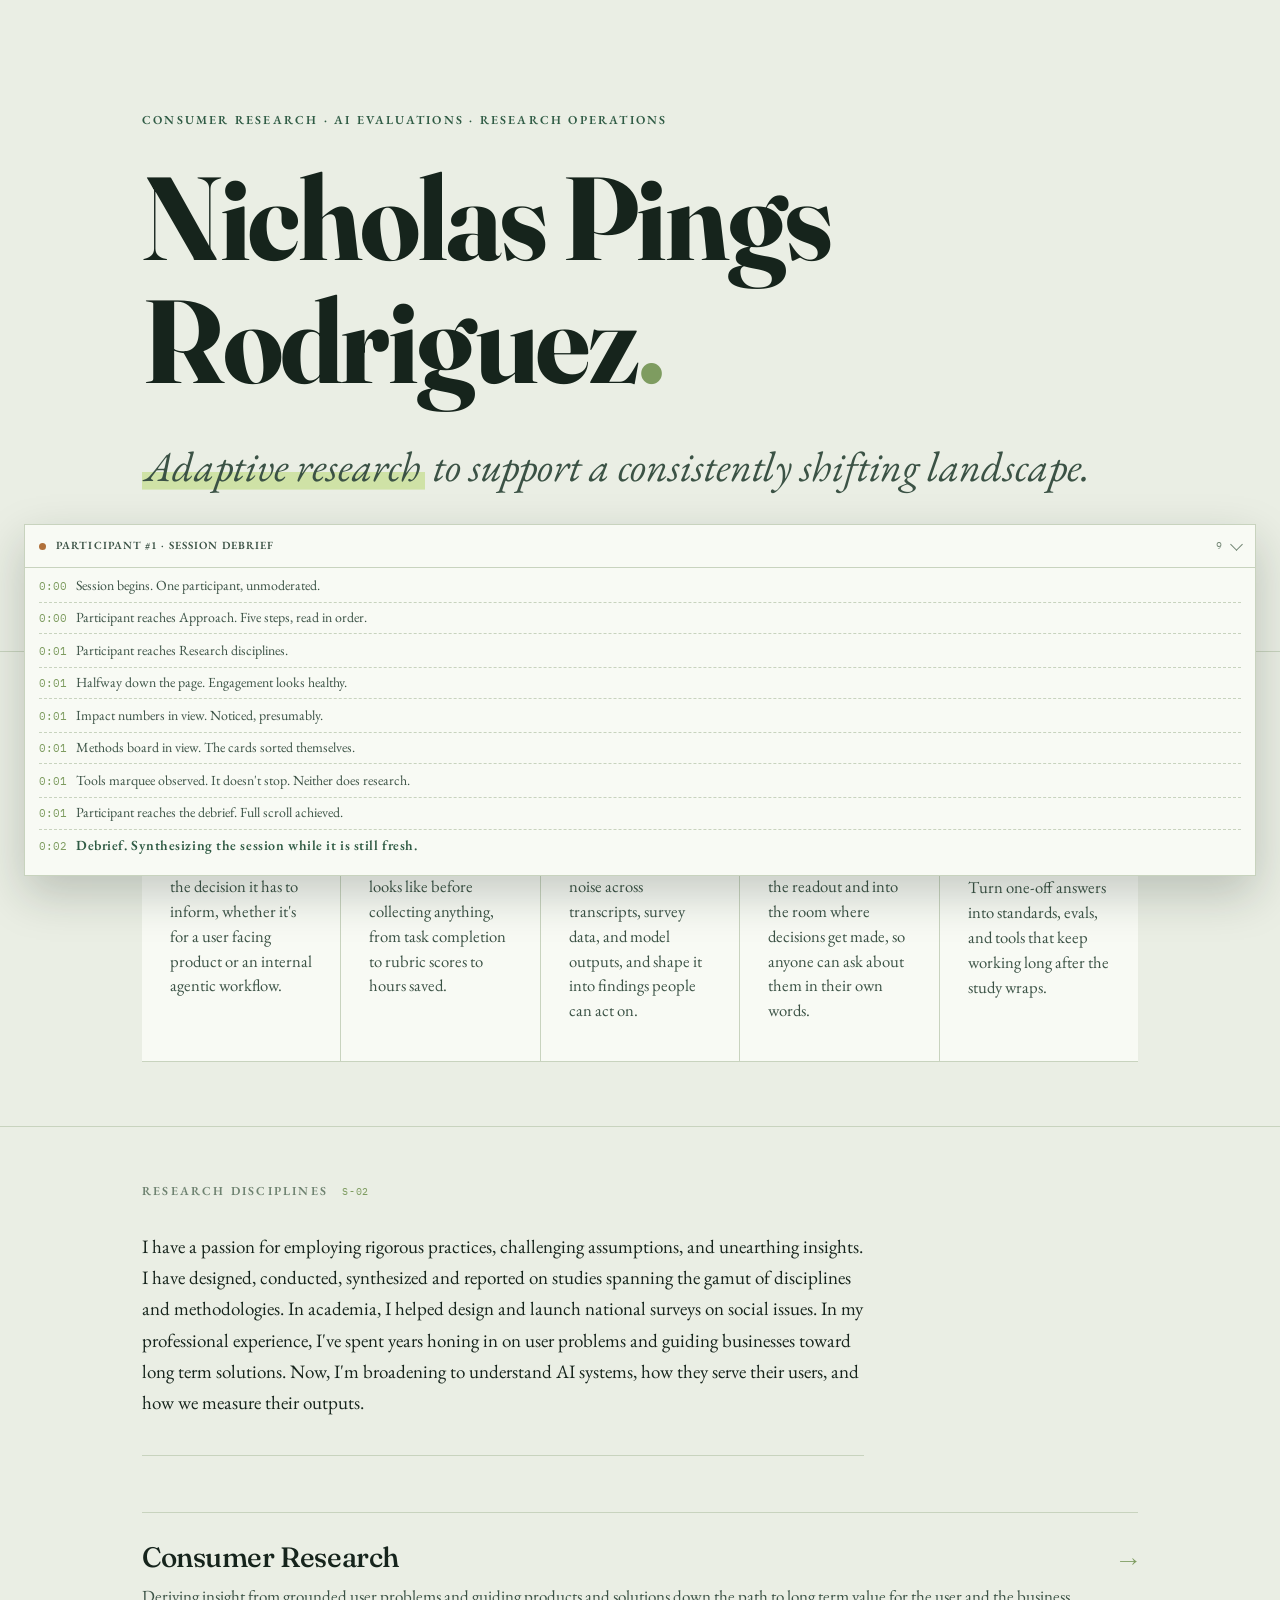
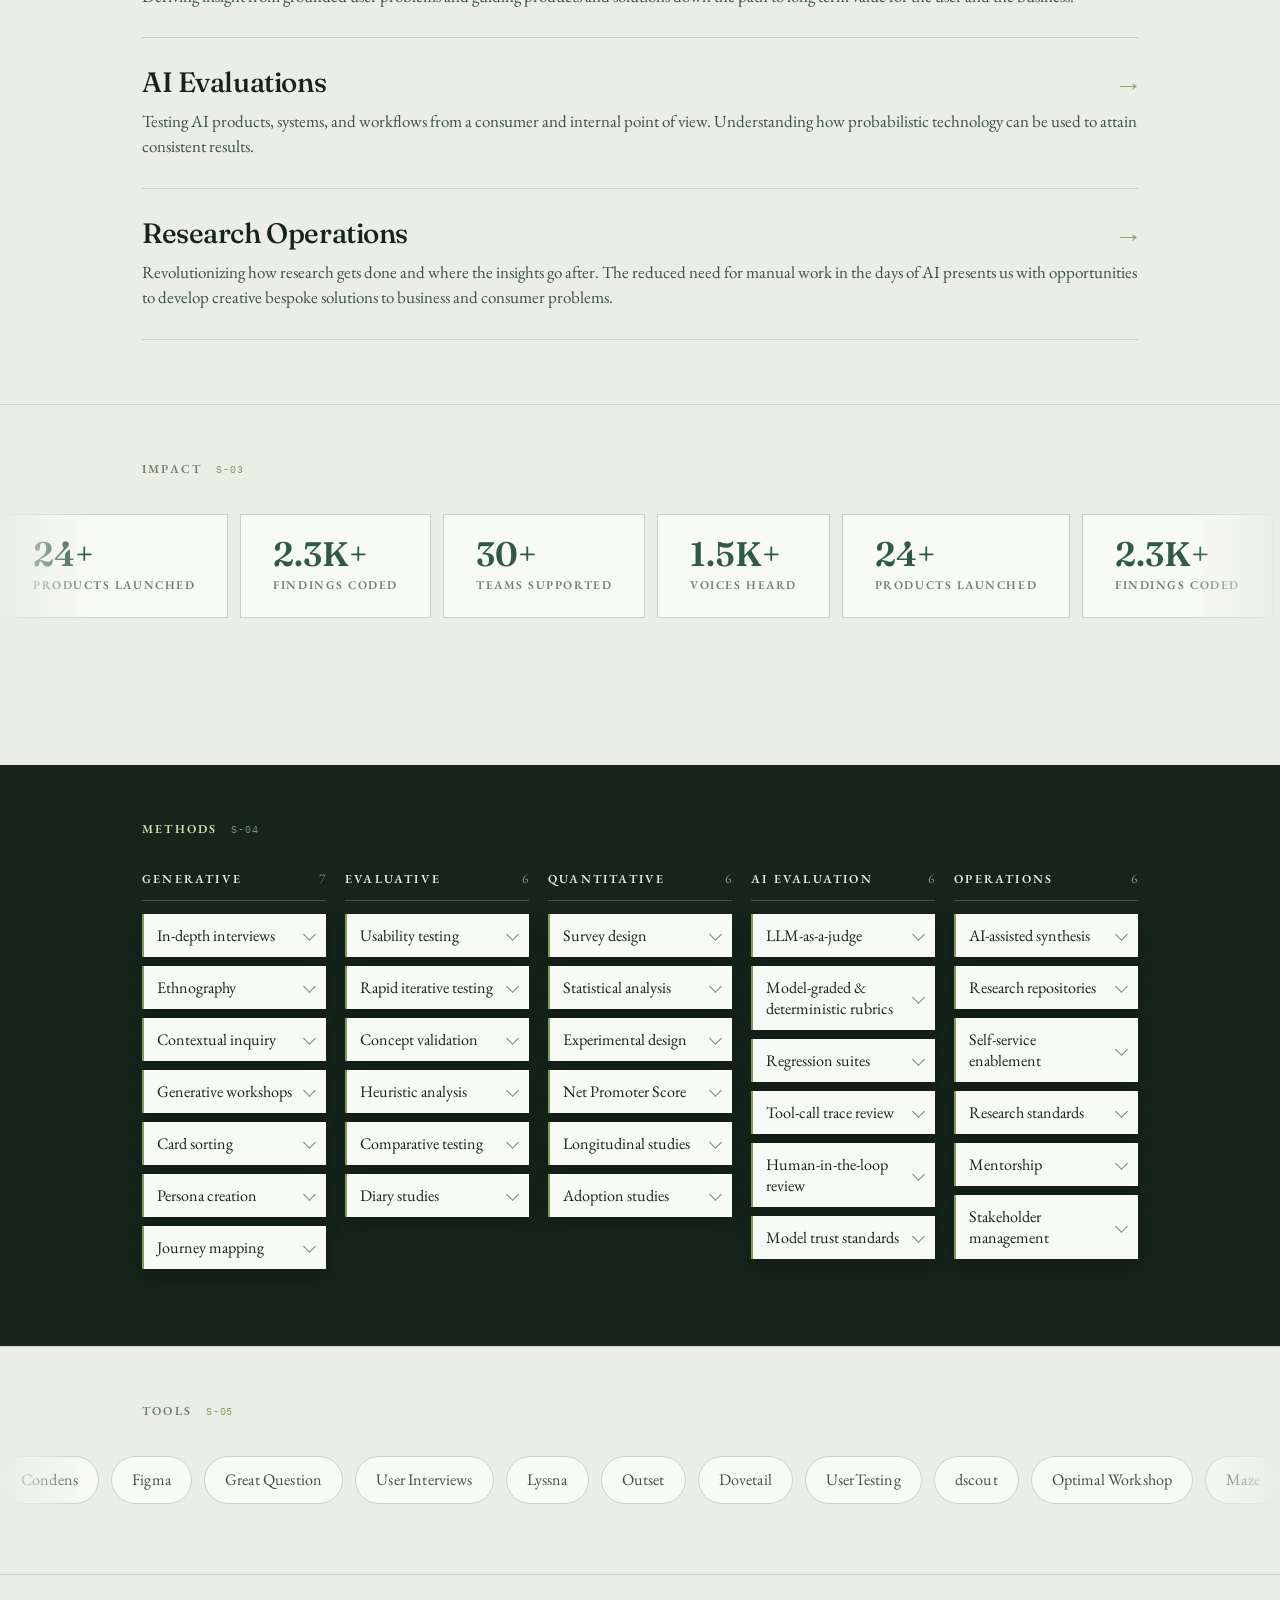
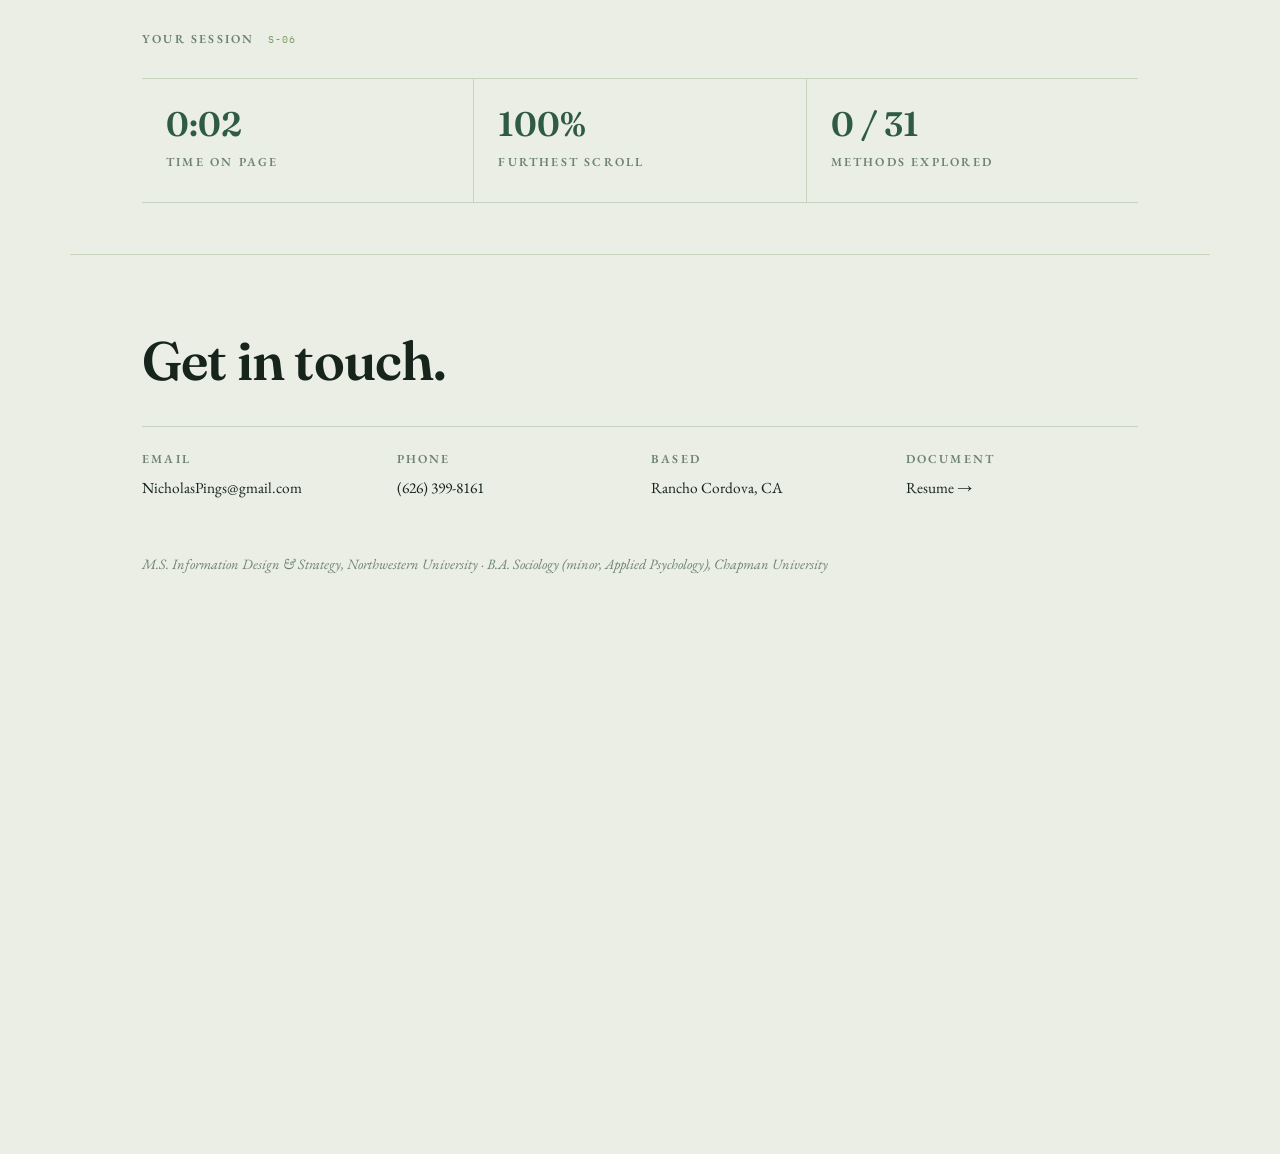
<file: index.html>
<!DOCTYPE html>
<html lang="en">
<head>
<meta charset="utf-8">
<meta name="viewport" content="width=device-width, initial-scale=1, viewport-fit=cover">
<meta name="color-scheme" content="light only">
<meta name="supported-color-schemes" content="light">
<title>Nicholas Pings Rodriguez &middot; Research, Research Operations &amp; AI</title>
<meta name="description" content="Mixed-methods researcher who rebuilt how research gets done at Experian, and brings AI into research with clear standards for where a model is trusted and where a person decides.">
<link rel="preconnect" href="https://fonts.googleapis.com">
<link rel="preconnect" href="https://fonts.gstatic.com" crossorigin>
<link href="https://fonts.googleapis.com/css2?family=EB+Garamond:ital,wght@0,400..600;1,400..500&family=Fraunces:opsz,wght@9..144,300..800&family=IBM+Plex+Mono:wght@400;500&display=swap" rel="stylesheet">
<style>
  :root{
    color-scheme: only light;
    --paper:#EAEEE4;
    --card:#F8FAF4;
    --ink:#16241C;
    --ink-soft:#3B5245;
    --muted:#6E8270;
    --rule:#C8D3BE;
    --pine:#2F5B44;
    --moss:#7E9C60;
    --leaf:#CFE2A6;
    --rec:#B0703A;
    --pad:clamp(22px,6vw,72px);
  }

  *{box-sizing:border-box;}
  html,body{margin:0;padding:0;max-width:100%;overflow-x:hidden;}
  html{
    scroll-behavior:smooth;
    background-color:var(--paper);
    background-image:linear-gradient(var(--paper),var(--paper));
  }
  body{
    background-color:transparent;color:var(--ink);
    font-family:"EB Garamond",Garamond,Georgia,serif;
    font-size:clamp(17px,1.05vw,19px);line-height:1.6;
    -webkit-font-smoothing:antialiased;-webkit-text-size-adjust:100%;
  }
  .page{background-color:var(--paper);background-image:linear-gradient(var(--paper),var(--paper));}
  a{color:inherit;}
  h2,h3{overflow-wrap:break-word;}

  .label{font-weight:600;font-size:.72em;letter-spacing:.18em;text-transform:uppercase;line-height:1.4;}
  .mono{font-family:"IBM Plex Mono",monospace;}
  .wrap{max-width:1140px;margin:0 auto;padding:0 var(--pad);}

  /* ================= hero ================= */
  .hero{padding-top:clamp(44px,9vw,112px);padding-bottom:clamp(36px,6vw,80px);}
  .eyebrow{color:var(--pine);margin:0 0 clamp(16px,3vw,28px);}
  h1.name{
    font-family:"Fraunces",Georgia,serif;font-weight:700;
    font-size:clamp(42px,13vw,118px);line-height:1.04;letter-spacing:-.02em;margin:0;
  }
  h1.name .dot{color:var(--moss);white-space:nowrap;}
  .thesis{
    font-style:italic;font-size:clamp(22px,5.6vw,42px);line-height:1.26;
    margin:clamp(20px,4vw,38px) 0 0;color:var(--ink-soft);
  }
  .mark{
    display:inline;padding:0 .08em;
    background-image:linear-gradient(var(--leaf),var(--leaf));
    background-repeat:no-repeat;background-position:0 90%;background-size:0% 32%;
  }
  .loaded .mark{background-size:100% 32%;transition:background-size .9s cubic-bezier(.22,.7,.2,1) .7s;}

  /* session pill */
  .session-pill{
    display:inline-flex;align-items:center;gap:9px;
    margin-top:clamp(26px,4vw,42px);padding:9px 16px;
    border:1px solid var(--rule);border-radius:999px;
    background-color:var(--card);background-image:linear-gradient(var(--card),var(--card));
    font-size:11.5px;letter-spacing:.12em;text-transform:uppercase;font-weight:500;
    color:var(--ink-soft);
  }
  .rec-dot{
    width:8px;height:8px;border-radius:50%;flex:none;
    background-color:var(--rec);background-image:linear-gradient(var(--rec),var(--rec));
    animation:blink 1.8s ease-in-out infinite;
  }
  @keyframes blink{0%,100%{opacity:1;}50%{opacity:.25;}}

  .rise{opacity:0;transform:translateY(14px);}
  .loaded .rise{opacity:1;transform:none;transition:opacity .8s ease,transform .8s cubic-bezier(.22,.7,.2,1);}
  .loaded .d1{transition-delay:.05s;}
  .loaded .d2{transition-delay:.16s;}
  .loaded .d3{transition-delay:.3s;}
  .loaded .d4{transition-delay:.44s;}

  /* ================= sections ================= */
  .band{border-top:1px solid var(--rule);}
  .sec-head{padding:clamp(34px,5vw,56px) 0 clamp(20px,2.6vw,30px);display:flex;align-items:baseline;gap:14px;}
  .sec-head .label{color:var(--muted);margin:0;}
  .sec-code{font-size:10px;color:var(--moss);letter-spacing:.08em;}

  .facets{
    display:grid;grid-template-columns:repeat(2,minmax(0,1fr));gap:1px;
    background-color:var(--rule);
    border-top:1px solid var(--rule);border-bottom:1px solid var(--rule);
    margin-bottom:clamp(34px,5vw,70px);
  }
  .facet{
    background-color:var(--paper);background-image:linear-gradient(var(--paper),var(--paper));
    min-width:0;padding:clamp(22px,2.8vw,32px) clamp(18px,2.2vw,28px) clamp(26px,3.4vw,38px);
  }
  .facet .label{color:var(--pine);display:block;margin-bottom:12px;}
  .facet p{margin:0;color:var(--ink-soft);line-height:1.5;font-size:.98em;}
  @media(max-width:760px){.facets{grid-template-columns:1fr;}}
  .facet.facet-head{background-color:var(--card);background-image:linear-gradient(var(--card),var(--card));}
  .facet-head .role-org{margin-bottom:8px;}
  .facets.flow{grid-template-columns:repeat(5,minmax(0,1fr));}
  .facets.flow .role-org{font-size:clamp(20px,1.9vw,24px);}
  @media(max-width:1000px){.facets.flow{grid-template-columns:1fr;}}

  /* ================= case studies ================= */
  .cases{border-top:1px solid var(--rule);margin-bottom:clamp(30px,5vw,64px);}
  .case-card{
    display:block;text-decoration:none;color:inherit;
    padding:clamp(20px,2.8vw,28px) 0;border-bottom:1px solid var(--rule);
  }
  .case-card-top{display:flex;align-items:baseline;justify-content:space-between;gap:14px;}
  .case-card h3{
    font-family:"Fraunces",Georgia,serif;font-weight:500;
    font-size:clamp(21px,2.8vw,28px);letter-spacing:-.015em;margin:0;line-height:1.15;
  }
  .case-arrow{flex:none;color:var(--moss);font-size:1.1em;transition:transform .25s ease;}
  .case-card:hover .case-arrow{transform:translateX(4px);color:var(--pine);}
  .case-card p{margin:8px 0 0;color:var(--ink-soft);line-height:1.5;}
  .disc-intro{margin:0 0 clamp(32px,5vw,56px);padding-bottom:clamp(24px,3.4vw,36px);border-bottom:1px solid var(--rule);max-width:38em;font-size:clamp(19px,1.3vw,22px);line-height:1.65;color:var(--ink);}
  .disc-card{display:block;text-decoration:none;color:inherit;padding:clamp(20px,2.8vw,28px) 0;border-bottom:1px solid var(--rule);}
  .disc-card h3{font-family:"Fraunces",Georgia,serif;font-weight:500;font-size:clamp(21px,2.8vw,28px);letter-spacing:-.015em;margin:0;line-height:1.15;}
  .disc-card:hover .case-arrow{transform:translateX(4px);color:var(--pine);}
  .disc-body p{margin:8px 0 0;color:var(--ink-soft);line-height:1.5;}
  .role-org{
    font-family:"Fraunces",Georgia,serif;font-weight:500;
    font-size:clamp(21px,2.8vw,32px);line-height:1.1;letter-spacing:-.015em;margin:0;
  }
  @keyframes fadeUp{from{opacity:0;transform:translateY(6px);}to{opacity:1;transform:none;}}

  /* ================= methods board ================= */
  .sort{
    background-color:var(--ink);background-image:linear-gradient(var(--ink),var(--ink));
    color:#E6EDE0;margin-top:clamp(38px,6vw,80px);padding-bottom:clamp(44px,6vw,80px);overflow:hidden;
  }
  .sort .sec-head .label{color:var(--leaf);}
  .sort .sec-code{color:#7E9179;}
  .board{display:grid;grid-template-columns:repeat(5,minmax(0,1fr));gap:clamp(12px,1.5vw,20px);align-items:start;}
  @media(max-width:1100px){.board{grid-template-columns:repeat(3,minmax(0,1fr));}}
  @media(max-width:900px){.board{grid-template-columns:repeat(2,minmax(0,1fr));}}

  .cluster{min-width:0;}
  .cluster-head{
    display:flex;align-items:baseline;justify-content:space-between;gap:10px;
    padding-bottom:10px;margin-bottom:13px;border-bottom:1px solid rgba(230,237,224,.22);
    opacity:0;transform:translateY(8px);
  }
  .sorted .cluster-head{opacity:1;transform:none;transition:opacity .6s ease .5s,transform .6s ease .5s;}
  .cluster-head .label{color:#E6EDE0;}
  .cluster-head .n{color:#7E9179;font-size:.8em;}

  .chip{
    display:block;
    background-color:var(--card);background-image:linear-gradient(var(--card),var(--card));
    color:var(--ink);border-left:2px solid var(--moss);
    padding:0;margin-bottom:9px;
    box-shadow:0 8px 18px rgba(0,0,0,.2);
    opacity:0;transform:translate(var(--dx,0px),var(--dy,0px)) rotate(var(--r,0deg));
    will-change:transform,opacity;
  }
  .sorted .chip{
    opacity:1;transform:none;
    transition:transform 1s cubic-bezier(.2,.72,.24,1),opacity .55s ease,border-color .25s ease;
    transition-delay:calc(var(--i) * 38ms);
  }
  .chip:last-child{margin-bottom:0;}
  .chip:hover{border-left-color:var(--pine);}
  .chip[open]{border-left-color:var(--pine);}
  .chip summary{
    display:flex;align-items:center;justify-content:space-between;gap:10px;
    list-style:none;cursor:pointer;padding:11px 12px 11px 13px;
  }
  .chip summary::-webkit-details-marker{display:none;}
  .chip-name{font-size:.95em;line-height:1.3;}
  .chip-caret{
    flex:none;width:9px;height:9px;margin-top:-2px;
    border-right:1.5px solid var(--muted);border-bottom:1.5px solid var(--muted);
    transform:rotate(45deg);transition:transform .28s ease;
  }
  .chip[open] .chip-caret{transform:rotate(-135deg);border-color:var(--pine);}
  .chip-desc{margin:0;padding:0 13px 13px;font-size:.86em;line-height:1.45;color:var(--ink-soft);font-style:italic;}
  .chip[open] .chip-desc{animation:fadeUp .3s ease both;}

  /* ================= marquees ================= */
  .impact,.tools{padding-bottom:clamp(34px,5vw,64px);}
  .marquee{
    position:relative;overflow:hidden;padding:6px 0;
    -webkit-mask-image:linear-gradient(90deg,transparent,#000 7%,#000 93%,transparent);
    mask-image:linear-gradient(90deg,transparent,#000 7%,#000 93%,transparent);
  }
  .track{display:flex;width:max-content;animation:slide 46s linear infinite;}
  .track > *{margin-right:12px;}
  .track-impact{animation-duration:38s;}
  .marquee:hover .track,.marquee:focus-within .track{animation-play-state:paused;}
  @keyframes slide{to{transform:translateX(-50%);}}
  .tool{
    flex:none;padding:10px 20px;border:1px solid var(--rule);border-radius:999px;
    background-color:var(--card);background-image:linear-gradient(var(--card),var(--card));
    color:var(--ink-soft);white-space:nowrap;font-size:.95em;letter-spacing:.01em;
  }
  .stat{
    flex:none;display:flex;flex-direction:column;gap:5px;
    padding:clamp(16px,2vw,22px) clamp(24px,2.6vw,32px);
    border:1px solid var(--rule);
    background-color:var(--card);background-image:linear-gradient(var(--card),var(--card));
    min-width:150px;
  }
  .stat-num{
    font-family:"Fraunces",Georgia,serif;font-weight:600;
    font-size:clamp(26px,3vw,34px);line-height:1;color:var(--pine);
  }
  .stat-label{font-weight:600;font-size:.7em;letter-spacing:.13em;text-transform:uppercase;color:var(--muted);}

  /* ================= debrief ================= */
  .debrief{border-top:1px solid var(--rule);padding-bottom:clamp(30px,4vw,52px);}
  .debrief-grid{
    display:grid;grid-template-columns:repeat(3,minmax(0,1fr));gap:1px;
    background-color:var(--rule);border-top:1px solid var(--rule);border-bottom:1px solid var(--rule);
  }
  @media(max-width:760px){.debrief-grid{grid-template-columns:repeat(3,minmax(0,1fr));}}
  .d-cell{
    background-color:var(--paper);background-image:linear-gradient(var(--paper),var(--paper));
    padding:clamp(18px,2.4vw,28px) clamp(16px,2vw,24px);
  }
  .d-num{
    font-family:"Fraunces",Georgia,serif;font-weight:600;
    font-size:clamp(24px,3vw,34px);line-height:1;color:var(--pine);display:block;margin-bottom:6px;
    font-variant-numeric:tabular-nums;
  }
  .d-cell .label{color:var(--muted);}
  .debrief-note{
    margin:clamp(18px,2.4vw,26px) 0 0;color:var(--muted);font-size:.9em;font-style:italic;
  }

  /* ================= observer panel ================= */
  .page{padding-bottom:0;transition:padding-bottom .45s cubic-bezier(.22,.7,.2,1);}
  body.obs-open .page{padding-bottom:clamp(260px,42vh,380px);}
  .observer{
    position:fixed;right:clamp(12px,2vw,24px);bottom:clamp(12px,2vw,24px);z-index:80;
    width:min(320px,calc(100vw - 24px));
    background-color:var(--card);background-image:linear-gradient(var(--card),var(--card));
    border:1px solid var(--rule);
    box-shadow:0 18px 44px rgba(22,36,28,.22);
    transform:translateY(calc(100% - 46px));
    transition:transform .45s cubic-bezier(.22,.7,.2,1);
  }
  .observer.open{transform:translateY(0);}
  /* at full scroll the notes widen into a session debrief */
  .observer{transition:transform .45s cubic-bezier(.22,.7,.2,1),width .6s cubic-bezier(.22,.7,.2,1);}
  .observer.full{width:calc(100vw - 2 * clamp(12px,2vw,24px));}
  .observer.full .observer-log{max-height:min(52vh,440px);}
  body.obs-open.obs-full .page{padding-bottom:clamp(340px,58vh,500px);}
  .observer-log li.note-head span:last-child{font-weight:600;color:var(--pine);letter-spacing:.04em;}
  .observer-log li.note-key span:last-child{color:var(--ink);}
  .observer-head{
    display:flex;align-items:center;gap:10px;
    width:100%;padding:12px 14px;border:0;background:transparent;
    font:inherit;cursor:pointer;text-align:left;
  }
  .observer-head .rec-dot{width:7px;height:7px;}
  .observer-title{
    flex:1;min-width:0;font-weight:600;font-size:11px;letter-spacing:.1em;text-transform:uppercase;color:var(--ink-soft);
    white-space:nowrap;overflow:hidden;text-overflow:ellipsis;
  }
  .observer-count{
    font-family:"IBM Plex Mono",monospace;font-size:10px;color:var(--muted);
  }
  .observer-caret{
    width:9px;height:9px;flex:none;
    border-right:1.5px solid var(--muted);border-bottom:1.5px solid var(--muted);
    transform:rotate(-135deg);transition:transform .3s ease;margin-top:3px;
  }
  .observer.open .observer-caret{transform:rotate(45deg);margin-top:-3px;}
  .observer-log{
    max-height:min(38vh,300px);overflow-y:auto;
    padding:2px 14px 14px;margin:0;list-style:none;
    border-top:1px solid var(--rule);
  }
  .observer-log li{
    display:flex;gap:9px;align-items:baseline;
    padding:6px 0;border-bottom:1px dashed var(--rule);
    font-size:.82em;line-height:1.4;color:var(--ink-soft);
    animation:noteIn .4s ease both;
  }
  .observer-log li:last-child{border-bottom:0;}
  @keyframes noteIn{from{opacity:0;transform:translateX(8px);}to{opacity:1;transform:none;}}
  .note-t{font-family:"IBM Plex Mono",monospace;font-size:.82em;color:var(--moss);flex:none;}

  /* ================= footer ================= */
  .foot{padding-top:clamp(44px,6vw,88px);padding-bottom:clamp(40px,5vw,70px);border-top:1px solid var(--rule);}
  .foot-lead{
    font-family:"Fraunces",Georgia,serif;font-weight:600;
    font-size:clamp(28px,4.6vw,54px);line-height:1.08;letter-spacing:-.015em;
    margin:0 0 clamp(24px,3vw,36px);max-width:16ch;
  }
  .foot-grid{display:grid;grid-template-columns:repeat(4,minmax(0,1fr));gap:22px;border-top:1px solid var(--rule);padding-top:24px;}
  @media(max-width:820px){.foot-grid{grid-template-columns:repeat(2,minmax(0,1fr));}}
  .fitem .label{color:var(--muted);display:block;margin-bottom:6px;}
  .fitem a,.fitem em{font-style:normal;font-size:clamp(15px,1.2vw,18px);text-decoration:none;border-bottom:1px solid transparent;overflow-wrap:anywhere;}
  .fitem a:hover{color:var(--pine);border-bottom-color:var(--moss);}
  .colophon{margin-top:clamp(32px,4vw,52px);color:var(--muted);font-size:.84em;font-style:italic;}

  @media (prefers-reduced-motion:reduce){
    html{scroll-behavior:auto;}
    *,*::before,*::after{transition-duration:.01ms !important;}
    .track,.track-impact{animation:none;}
    .rec-dot{animation:none;}
    .rise,.chip,.cluster-head{opacity:1;transform:none;}
    .mark{background-size:100% 32%;}
    .chip[open] .chip-desc{animation:none;}
    .observer-log li{animation:none;}
    .observer{transition:none;}
  }
  a:focus-visible,summary:focus-visible,button:focus-visible{outline:2px solid var(--pine);outline-offset:3px;}
  .sort a:focus-visible,.sort summary:focus-visible{outline-color:var(--leaf);}
</style>
<noscript><style>
  .rise,.chip,.cluster-head{opacity:1;transform:none;}
  .mark{background-size:100% 32%;}
  .observer,.session-pill,.debrief{display:none;}
</style></noscript>
</head>
<body>
<div class="page">

<header class="hero wrap" id="top">
  <p class="eyebrow label rise d1">Consumer Research &middot; AI Evaluations &middot; Research Operations</p>
  <h1 class="name rise d2">Nicholas Pings Rodriguez<span class="dot">.</span></h1>
  <p class="thesis rise d3"><span class="mark">Adaptive research</span> to support a consistently shifting landscape.</p>
  <div class="rise d4">
    <span class="session-pill"><i class="rec-dot" aria-hidden="true"></i>Session in progress</span>
  </div>
</header>

<section class="band" id="approach" data-obs="Approach">
  <div class="wrap">
    <div class="sec-head"><p class="label">Approach</p><span class="sec-code mono">S-01</span></div>
    <div class="facets flow">
      <div class="facet facet-head">
        <h3 class="role-org">Start with the problem</h3>
        <p>Anchor the work in the decision it has to inform, whether it's for a user facing product or an internal agentic workflow.</p>
      </div>
      <div class="facet facet-head">
        <h3 class="role-org">Define the measures</h3>
        <p>Agree on what success looks like before collecting anything, from task completion to rubric scores to hours saved.</p>
      </div>
      <div class="facet facet-head">
        <h3 class="role-org">Distill insights</h3>
        <p>Separate signal from noise across transcripts, survey data, and model outputs, and shape it into findings people can act on.</p>
      </div>
      <div class="facet facet-head">
        <h3 class="role-org">Spread the knowledge</h3>
        <p>Carry findings past the readout and into the room where decisions get made, so anyone can ask about them in their own words.</p>
      </div>
      <div class="facet facet-head">
        <h3 class="role-org">Build durable solutions</h3>
        <p>Turn one-off answers into standards, evals, and tools that keep working long after the study wraps.</p>
      </div>
    </div>
  </div>
</section>

<section class="band" id="disciplines" data-obs="Research disciplines">
  <div class="wrap">
    <div class="sec-head"><p class="label">Research disciplines</p><span class="sec-code mono">S-02</span></div>
    <p class="disc-intro">I have a passion for employing rigorous practices, challenging assumptions, and unearthing insights. I have designed, conducted, synthesized and reported on studies spanning the gamut of disciplines and methodologies. In academia, I helped design and launch national surveys on social issues. In my professional experience, I've spent years honing in on user problems and guiding businesses toward long term solutions. Now, I'm broadening to understand AI systems, how they serve their users, and how we measure their outputs.</p>
    <div class="cases">
      <a class="disc-card" href="consumer-research.html">
        <div class="case-card-top">
          <h3>Consumer Research</h3>
          <span class="case-arrow" aria-hidden="true">&rarr;</span>
        </div>
        <div class="disc-body"><p>Deriving insight from grounded user problems and guiding products and solutions down the path to long term value for the user and the business.</p></div>
      </a>
      <a class="disc-card" href="ai-evaluations.html">
        <div class="case-card-top">
          <h3>AI Evaluations</h3>
          <span class="case-arrow" aria-hidden="true">&rarr;</span>
        </div>
        <div class="disc-body"><p>Testing AI products, systems, and workflows from a consumer and internal point of view. Understanding how probabilistic technology can be used to attain consistent results.</p></div>
      </a>
      <a class="disc-card" href="research-operations.html">
        <div class="case-card-top">
          <h3>Research Operations</h3>
          <span class="case-arrow" aria-hidden="true">&rarr;</span>
        </div>
        <div class="disc-body"><p>Revolutionizing how research gets done and where the insights go after. The reduced need for manual work in the days of AI presents us with opportunities to develop creative bespoke solutions to business and consumer problems.</p></div>
      </a>
    </div>
  </div>
</section>

<section class="band impact" id="impact" data-obs="Impact">
  <div class="wrap"><div class="sec-head"><p class="label">Impact</p><span class="sec-code mono">S-03</span></div></div>
  <div class="marquee">
    <div class="track track-impact">
      <div class="stat"><span class="stat-num">24+</span><span class="stat-label">Products launched</span></div>
      <div class="stat"><span class="stat-num">2.3K+</span><span class="stat-label">Findings coded</span></div>
      <div class="stat"><span class="stat-num">30+</span><span class="stat-label">Teams supported</span></div>
      <div class="stat"><span class="stat-num">1.5K+</span><span class="stat-label">Voices heard</span></div>
    </div>
  </div>
</section>

<section class="sort" id="methods" data-obs="Methods">
  <div class="wrap">
    <div class="sec-head"><p class="label">Methods</p><span class="sec-code mono">S-04</span></div>

    <div class="board" id="board">

      <div class="cluster">
        <div class="cluster-head"><span class="label">Generative</span><span class="n">7</span></div>
        <details class="chip"><summary><span class="chip-name">In-depth interviews</span><span class="chip-caret" aria-hidden="true"></span></summary><p class="chip-desc">One-on-one conversations that surface the reasoning behind what people do.</p></details>
        <details class="chip"><summary><span class="chip-name">Ethnography</span><span class="chip-caret" aria-hidden="true"></span></summary><p class="chip-desc">Immersive observation of people in their natural setting to understand behavior in context.</p></details>
        <details class="chip"><summary><span class="chip-name">Contextual inquiry</span><span class="chip-caret" aria-hidden="true"></span></summary><p class="chip-desc">Observing people in their own environment as they work through a real task.</p></details>
        <details class="chip"><summary><span class="chip-name">Generative workshops</span><span class="chip-caret" aria-hidden="true"></span></summary><p class="chip-desc">Structured sessions where teams and users produce early concepts together.</p></details>
        <details class="chip"><summary><span class="chip-name">Card sorting</span><span class="chip-caret" aria-hidden="true"></span></summary><p class="chip-desc">Participants group and label content to reveal the mental model behind an information architecture.</p></details>
        <details class="chip"><summary><span class="chip-name">Persona creation</span><span class="chip-caret" aria-hidden="true"></span></summary><p class="chip-desc">Consolidating research into a small set of user models teams can design against.</p></details>
        <details class="chip"><summary><span class="chip-name">Journey mapping</span><span class="chip-caret" aria-hidden="true"></span></summary><p class="chip-desc">Charting the full path a person takes across touchpoints to locate friction and gaps.</p></details>
      </div>

      <div class="cluster">
        <div class="cluster-head"><span class="label">Evaluative</span><span class="n">6</span></div>
        <details class="chip"><summary><span class="chip-name">Usability testing</span><span class="chip-caret" aria-hidden="true"></span></summary><p class="chip-desc">Watching people attempt real tasks to find where a design breaks down.</p></details>
        <details class="chip"><summary><span class="chip-name">Rapid iterative testing</span><span class="chip-caret" aria-hidden="true"></span></summary><p class="chip-desc">Testing, fixing, and retesting in short cycles so each change is validated as it's made.</p></details>
        <details class="chip"><summary><span class="chip-name">Concept validation</span><span class="chip-caret" aria-hidden="true"></span></summary><p class="chip-desc">Putting an early idea in front of users to check the premise before anything gets built.</p></details>
        <details class="chip"><summary><span class="chip-name">Heuristic analysis</span><span class="chip-caret" aria-hidden="true"></span></summary><p class="chip-desc">Expert review of an interface against established usability principles.</p></details>
        <details class="chip"><summary><span class="chip-name">Comparative testing</span><span class="chip-caret" aria-hidden="true"></span></summary><p class="chip-desc">Running identical tasks across competing designs to see which performs better.</p></details>
        <details class="chip"><summary><span class="chip-name">Diary studies</span><span class="chip-caret" aria-hidden="true"></span></summary><p class="chip-desc">Participants log experiences over days or weeks to capture behavior across time.</p></details>
      </div>

      <div class="cluster">
        <div class="cluster-head"><span class="label">Quantitative</span><span class="n">6</span></div>
        <details class="chip"><summary><span class="chip-name">Survey design</span><span class="chip-caret" aria-hidden="true"></span></summary><p class="chip-desc">Structuring questions so the resulting data answers the question actually being asked.</p></details>
        <details class="chip"><summary><span class="chip-name">Statistical analysis</span><span class="chip-caret" aria-hidden="true"></span></summary><p class="chip-desc">Testing whether observed differences in the data are real or noise.</p></details>
        <details class="chip"><summary><span class="chip-name">Experimental design</span><span class="chip-caret" aria-hidden="true"></span></summary><p class="chip-desc">Structuring A/B and multivariate tests so results are attributable to the change.</p></details>
        <details class="chip"><summary><span class="chip-name">Net Promoter Score</span><span class="chip-caret" aria-hidden="true"></span></summary><p class="chip-desc">A single-question loyalty benchmark, tracked over time and read alongside qualitative signal.</p></details>
        <details class="chip"><summary><span class="chip-name">Longitudinal studies</span><span class="chip-caret" aria-hidden="true"></span></summary><p class="chip-desc">Measuring the same population repeatedly to see how attitudes and behavior shift.</p></details>
        <details class="chip"><summary><span class="chip-name">Adoption studies</span><span class="chip-caret" aria-hidden="true"></span></summary><p class="chip-desc">Measuring whether a released feature is found, used, and kept.</p></details>
      </div>

      <div class="cluster">
        <div class="cluster-head"><span class="label">AI evaluation</span><span class="n">6</span></div>
        <details class="chip"><summary><span class="chip-name">LLM-as-a-judge</span><span class="chip-caret" aria-hidden="true"></span></summary><p class="chip-desc">A model makes the call when it safely can, inside fixed human checkpoints, and a person steps in when it can't.</p></details>
        <details class="chip"><summary><span class="chip-name">Model-graded &amp; deterministic rubrics</span><span class="chip-caret" aria-hidden="true"></span></summary><p class="chip-desc">Deterministic checks for what can be checked exactly, and a model-graded rubric for what can't.</p></details>
        <details class="chip"><summary><span class="chip-name">Regression suites</span><span class="chip-caret" aria-hidden="true"></span></summary><p class="chip-desc">The same eval rerun before and after a fix, to prove the fix held.</p></details>
        <details class="chip"><summary><span class="chip-name">Tool-call trace review</span><span class="chip-caret" aria-hidden="true"></span></summary><p class="chip-desc">Grading what an agent actually called, not just whether its reply sounded right.</p></details>
        <details class="chip"><summary><span class="chip-name">Human-in-the-loop review</span><span class="chip-caret" aria-hidden="true"></span></summary><p class="chip-desc">Researcher sign-off and manager approval before anything a model produced is released.</p></details>
        <details class="chip"><summary><span class="chip-name">Model trust standards</span><span class="chip-caret" aria-hidden="true"></span></summary><p class="chip-desc">Written rules for where a model is trusted and where a person decides.</p></details>
      </div>

      <div class="cluster">
        <div class="cluster-head"><span class="label">Operations</span><span class="n">6</span></div>
        <details class="chip"><summary><span class="chip-name">AI-assisted synthesis</span><span class="chip-caret" aria-hidden="true"></span></summary><p class="chip-desc">Models handle transcription, tagging, and first-pass analysis under defined review standards.</p></details>
        <details class="chip"><summary><span class="chip-name">Research repositories</span><span class="chip-caret" aria-hidden="true"></span></summary><p class="chip-desc">A searchable store of findings so prior work is reused rather than rediscovered.</p></details>
        <details class="chip"><summary><span class="chip-name">Self-service enablement</span><span class="chip-caret" aria-hidden="true"></span></summary><p class="chip-desc">Tooling and templates that let stakeholders answer routine questions without a full study.</p></details>
        <details class="chip"><summary><span class="chip-name">Research standards</span><span class="chip-caret" aria-hidden="true"></span></summary><p class="chip-desc">Documented expectations for method, sample, and rigor at each stage of the life cycle.</p></details>
        <details class="chip"><summary><span class="chip-name">Mentorship</span><span class="chip-caret" aria-hidden="true"></span></summary><p class="chip-desc">Onboarding and coaching researchers through study design review and craft feedback.</p></details>
        <details class="chip"><summary><span class="chip-name">Stakeholder management</span><span class="chip-caret" aria-hidden="true"></span></summary><p class="chip-desc">Aligning partners on the question, the method, and what the findings can and can't decide.</p></details>
      </div>

    </div>
  </div>
</section>

<section class="band tools" id="tools" data-obs="Tools">
  <div class="wrap"><div class="sec-head"><p class="label">Tools</p><span class="sec-code mono">S-05</span></div></div>
  <div class="marquee">
    <div class="track">
      <span class="tool">Condens</span><span class="tool">Figma</span><span class="tool">Great Question</span>
      <span class="tool">User Interviews</span><span class="tool">Lyssna</span><span class="tool">Outset</span>
      <span class="tool">Dovetail</span><span class="tool">UserTesting</span><span class="tool">dscout</span>
      <span class="tool">Optimal Workshop</span><span class="tool">Maze</span><span class="tool">Qualtrics</span>
      <span class="tool">Sprig</span><span class="tool">FigJam</span><span class="tool">Miro</span>
      <span class="tool">Tableau</span><span class="tool">SPSS</span><span class="tool">Ethnio</span>
      <span class="tool">Jira</span><span class="tool">UserZoom</span><span class="tool">TheyDo</span><span class="tool">LookBack</span>
      <span class="tool">Promptfoo</span><span class="tool">LangSmith</span><span class="tool">Python</span>
    </div>
  </div>
</section>

<section class="band debrief" id="debrief" data-obs="Debrief">
  <div class="wrap">
    <div class="sec-head"><p class="label">Your session</p><span class="sec-code mono">S-06</span></div>
    <div class="debrief-grid">
      <div class="d-cell"><span class="d-num" id="dTime">0:00</span><span class="label">Time on page</span></div>
      <div class="d-cell"><span class="d-num" id="dDepth">0%</span><span class="label">Furthest scroll</span></div>
      <div class="d-cell"><span class="d-num" id="dMethods">0 / 31</span><span class="label">Methods explored</span></div>
    </div>
  </div>
</section>

<footer class="foot wrap">
  <p class="foot-lead">Get in touch.</p>
  <div class="foot-grid">
    <div class="fitem"><span class="label">Email</span><a href="mailto:NicholasPings@gmail.com">NicholasPings@gmail.com</a></div>
    <div class="fitem"><span class="label">Phone</span><a href="tel:+16263998161">(626) 399-8161</a></div>
    <div class="fitem"><span class="label">Based</span><em>Rancho Cordova, CA</em></div>
    <div class="fitem"><span class="label">Document</span><a href="resume.html">Resume &rarr;</a></div>
  </div>
  <p class="colophon">M.S. Information Design &amp; Strategy, Northwestern University &middot; B.A. Sociology (minor, Applied Psychology), Chapman University</p>
</footer>

</div>

<!-- Observer panel -->
<aside class="observer" id="observer" aria-label="Live session notes for your visit">
  <button class="observer-head" id="observerToggle" aria-expanded="false" aria-controls="observerLog">
    <i class="rec-dot" aria-hidden="true"></i>
    <span class="observer-title">Participant #1 &middot; Session Notes</span>
    <span class="observer-count mono" id="observerCount">0</span>
    <span class="observer-caret" aria-hidden="true"></span>
  </button>
  <ul class="observer-log" id="observerLog" aria-live="polite"></ul>
</aside>

<script>
(function(){
  document.body.classList.add('loaded');

  /* ---------- methods board scatter ---------- */
  var chips = document.querySelectorAll('.chip');
  var seed = 11;
  function rnd(){ seed = (seed * 1103515245 + 12345) % 2147483648; return seed / 2147483648; }
  chips.forEach(function(chip, i){
    chip.style.setProperty('--i', i);
    chip.style.setProperty('--dx', ((rnd() - 0.5) * 110).toFixed(1) + 'px');
    chip.style.setProperty('--dy', (34 + rnd() * 110).toFixed(1) + 'px');
    chip.style.setProperty('--r', ((rnd() - 0.5) * 8).toFixed(1) + 'deg');
  });
  var board = document.getElementById('board');
  if (board && 'IntersectionObserver' in window) {
    var boardIO = new IntersectionObserver(function(entries){
      entries.forEach(function(e){ if (e.isIntersecting){ board.classList.add('sorted'); boardIO.disconnect(); } });
    }, { threshold: 0.12 });
    boardIO.observe(board);
  } else if (board) {
    board.classList.add('sorted');
  }

  /* ---------- marquees ---------- */
  /* repeat each set until one copy is wider than any likely screen, then
     double it; the track slides exactly one copy (-50%) and loops cleanly */
  document.querySelectorAll('.track').forEach(function(t){
    var set = t.innerHTML;
    var setWidth = t.scrollWidth;
    var span = Math.max(window.innerWidth, screen.width || 0, 1920) * 1.5;
    var reps = Math.max(1, Math.ceil(span / setWidth));
    var half = new Array(reps + 1).join(set);
    var base = parseFloat(getComputedStyle(t).animationDuration) || 46;
    t.innerHTML = half + half;
    t.style.animationDuration = (base * reps) + 's';
  });

  /* ================================================================
     THE OBSERVER — this page runs a small, fully local usability
     session on its reader. Nothing is stored; nothing leaves the tab.
     ================================================================ */
  var t0 = Date.now();
  var log = document.getElementById('observerLog');
  var counter = document.getElementById('observerCount');
  var panel = document.getElementById('observer');
  var toggle = document.getElementById('observerToggle');
  var noteCount = 0;
  var MAX_NOTES = 90;

  function stamp(){
    var s = Math.floor((Date.now() - t0) / 1000);
    var m = Math.floor(s / 60);
    return m + ':' + String(s % 60).padStart(2, '0');
  }
  function note(text, kind){
    if (!log || noteCount >= MAX_NOTES) return;
    noteCount++;
    var li = document.createElement('li');
    var t = document.createElement('span');
    t.className = 'note-t';
    t.textContent = stamp();
    var body = document.createElement('span');
    body.textContent = text;
    if (kind) li.className = kind;
    li.appendChild(t); li.appendChild(body);
    log.appendChild(li);
    log.scrollTop = log.scrollHeight;
    if (counter) counter.textContent = noteCount;
  }

  function setObserverOpen(open){
    panel.classList.toggle('open', open);
    toggle.setAttribute('aria-expanded', open ? 'true' : 'false');
    document.body.classList.toggle('obs-open', open);
  }

  toggle.addEventListener('click', function(){
    setObserverOpen(!panel.classList.contains('open'));
  });

  /* opening lines */
  note('Session begins. One participant, unmoderated.');
  setTimeout(function(){ if (!debriefed) note('Participant reads the hero. Or skims it. No judgment.'); }, 6000);

  /* section observation */
  var seen = {};
  if ('IntersectionObserver' in window) {
    var secIO = new IntersectionObserver(function(entries){
      entries.forEach(function(e){
        var name = e.target.getAttribute('data-obs');
        if (e.isIntersecting && name && !seen[name]){
          seen[name] = true;
          var lines = {
            'Approach':'Participant reaches Approach. Five steps, read in order.',
            'Selected Work':'Participant reaches the case studies. Three to choose from.',
            'Impact':'Impact numbers in view. Noticed, presumably.',
            'Methods':'Methods board in view. The cards sorted themselves.',
            'Tools':'Tools marquee observed. It doesn\'t stop. Neither does research.',
            'Debrief':'Participant reaches the debrief. Full scroll achieved.'
          };
          note(lines[name] || ('Participant reaches ' + name + '.'));
        }
      });
    }, { threshold: 0.3 });
    document.querySelectorAll('[data-obs]').forEach(function(s){ secIO.observe(s); });
  }

  /* scroll depth */
  var maxDepth = 0, depthMarks = {50:false, 90:false};
  function onScroll(){
    var doc = document.documentElement;
    var depth = Math.min(100, Math.round((doc.scrollTop + window.innerHeight) / doc.scrollHeight * 100));
    if (depth > maxDepth) maxDepth = depth;
    if (depth >= 50 && !depthMarks[50]){ depthMarks[50] = true; note('Halfway down the page. Engagement looks healthy.'); }
    if (depth >= 90 && !depthMarks[90]){ depthMarks[90] = true; }
    if (depth >= 98) runDebrief();
    var dd = document.getElementById('dDepth');
    if (dd) dd.textContent = maxDepth + '%';
  }
  window.addEventListener('scroll', onScroll, { passive:true });

  /* methods explored */
  var methodsOpened = 0, methodSeen = {};
  chips.forEach(function(chip){
    chip.addEventListener('toggle', function(){
      if (chip.open){
        var name = chip.querySelector('.chip-name');
        var label = name ? name.textContent : 'a method';
        if (!methodSeen[label]){
          methodSeen[label] = true;
          methodsOpened++;
          var dm = document.getElementById('dMethods');
          if (dm) dm.textContent = methodsOpened + ' / ' + chips.length;
          if (methodsOpened === 1) note('First method opened: "' + label + '". Curiosity confirmed.');
          else if (methodsOpened === 5) note('Five methods explored. A thorough participant.');
          else if (methodsOpened === chips.length) note('All ' + chips.length + ' methods opened. Above and beyond.');
        }
      }
    });
  });

  /* idle + return */
  var idleTimer, idleNoted = false, idleCount = 0;
  function resetIdle(){
    clearTimeout(idleTimer);
    idleTimer = setTimeout(function(){
      if (!idleNoted){ idleNoted = true; idleCount++; note('Participant pauses. Thinking, or getting coffee.'); }
    }, 30000);
  }
  ['scroll','click','touchstart','keydown','mousemove'].forEach(function(evt){
    window.addEventListener(evt, function(){ idleNoted = false; resetIdle(); }, { passive:true });
  });
  resetIdle();

  document.addEventListener('visibilitychange', function(){
    if (document.visibilityState === 'visible') note('Participant returns. Welcome back.');
  });

  /* ---------- full-scroll debrief: the notes widen and get thorough ---------- */
  var debriefed = false;
  function listOf(obj){ return Object.keys(obj); }
  function joinNames(names, max){
    var shown = names.slice(0, max).join(', ');
    return names.length > max ? shown + ', and ' + (names.length - max) + ' more' : shown;
  }
  function runDebrief(){
    if (debriefed) return;
    debriefed = true;
    var methods = listOf(methodSeen);
    var sectionsSeen = listOf(seen).length;
    var sectionTotal = document.querySelectorAll('[data-obs]').length;
    var mins = Math.floor((Date.now() - t0) / 60000);
    var lines = [
      ['Debrief. Synthesizing the session while it is still fresh.', 'note-head'],
      ['Duration: ' + stamp() + '. ' + (mins >= 2 ? 'A considered read. Coffee may have been involved.' : 'Brisk. The participant knows what they came for.'), 'note-key'],
      ['Coverage: ' + sectionsSeen + ' of ' + sectionTotal + ' sections reached. ' + (sectionsSeen >= sectionTotal ? 'Complete. No skipped tasks.' : 'A few were scrolled past. Noted without judgment.'), 'note-key'],
      [methods.length
        ? 'Methods opened: ' + methods.length + ' of ' + chips.length + ' (' + joinNames(methods, 3) + '). ' + (methods.length >= 5 ? 'A hands-on participant.' : 'Selective. Respect.')
        : 'Methods opened: none. The board was admired from a respectful distance.', 'note-key'],
      ['Pauses observed: ' + idleCount + '. ' + (idleCount ? 'Reflection, or a second tab. Both are valid.' : 'Momentum held the whole way.'), 'note-key'],
      ['Finding 1: The participant made it to the end. Content held attention, which is the whole point.'],
      ['Finding 2: ' + (methods.length ? 'The participant clicked things. Interest moved from passive to active.' : 'The participant read rather than clicked. A reader, not a clicker.')],
      ['Recommendation: Get in touch. The details are just above this panel.'],
      ['Session closed. Thank you for participating. Nothing was recorded, and nothing leaves this tab.', 'note-head']
    ];
    var title = document.querySelector('.observer-title');
    if (title) title.textContent = 'Participant #1 \u00b7 Session Debrief';
    panel.classList.add('full');
    document.body.classList.add('obs-full');
    setObserverOpen(true);
    lines.forEach(function(l, i){
      setTimeout(function(){ note(l[0], l[1]); }, 500 + i * 650);
    });
  }

  /* time on page ticker */
  setInterval(function(){
    var dt = document.getElementById('dTime');
    if (dt) dt.textContent = stamp();
  }, 1000);
})();
</script>
</body>
</html>
</file>
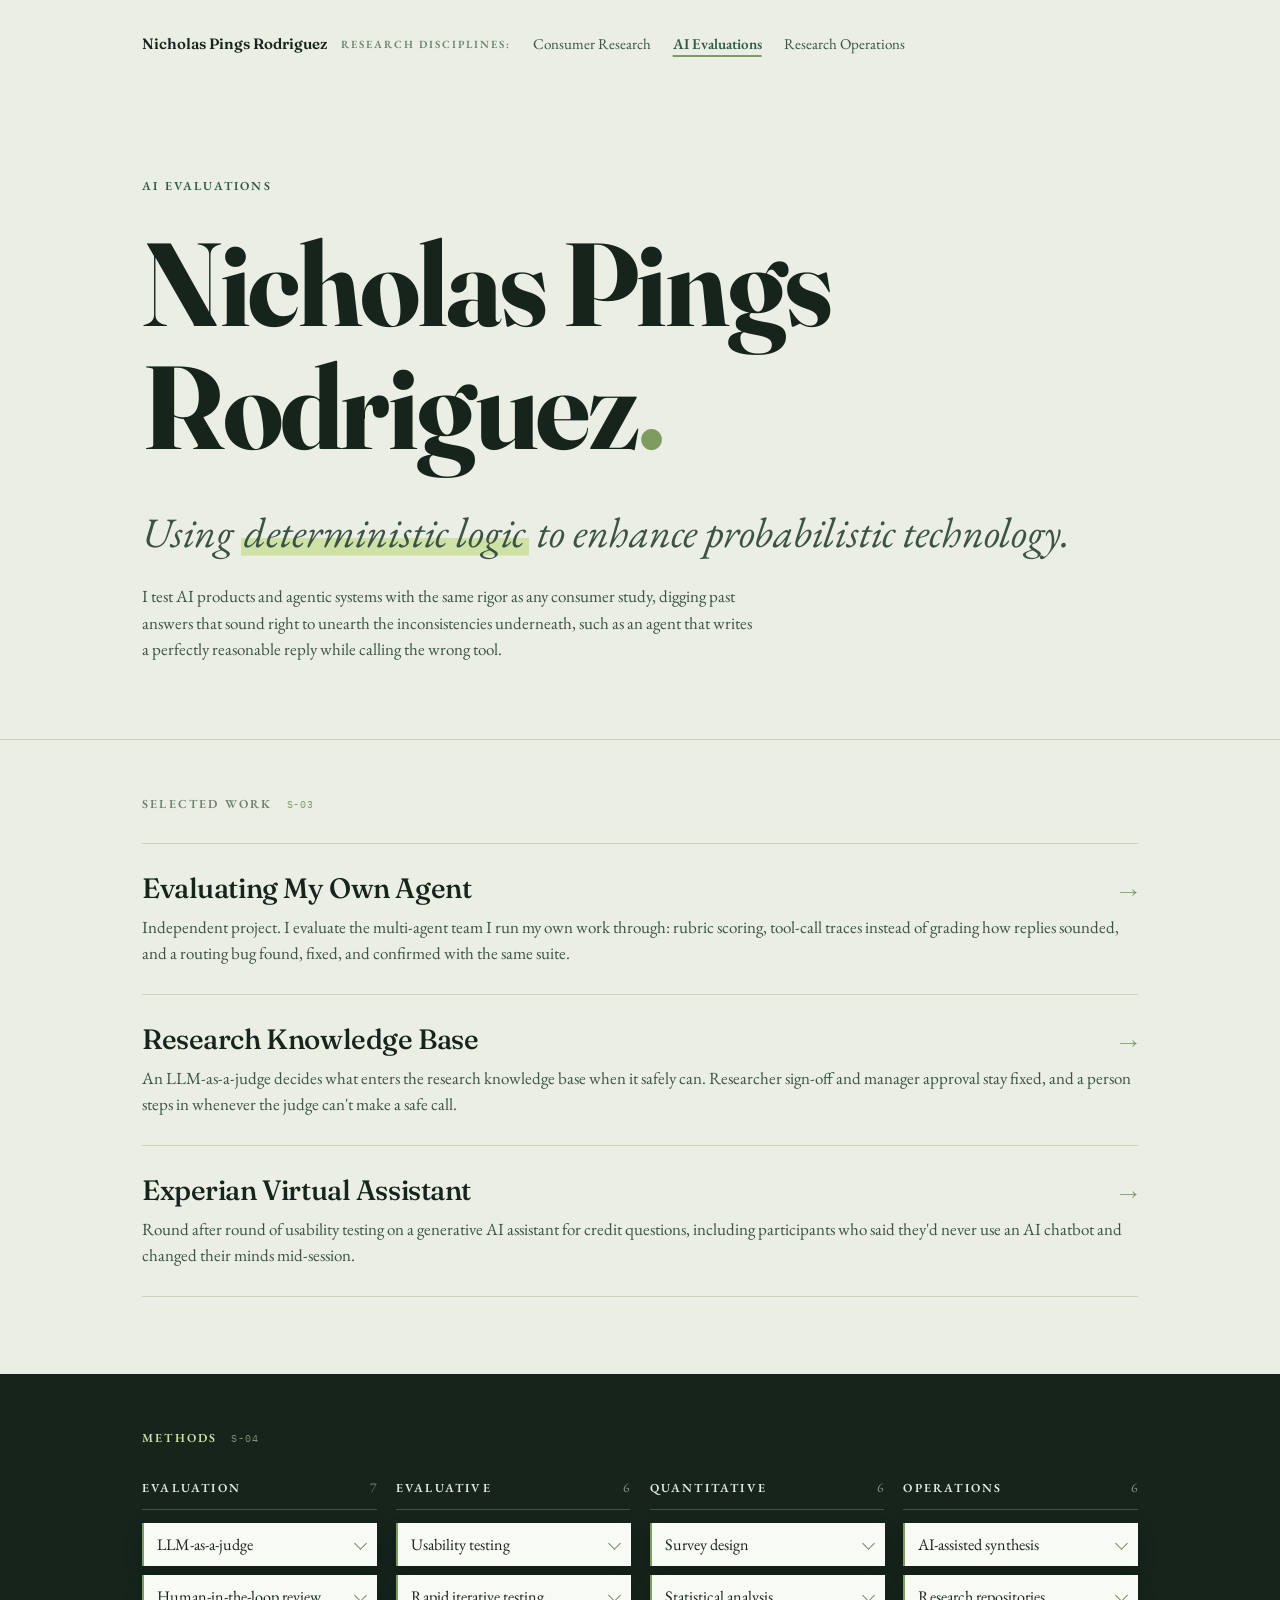
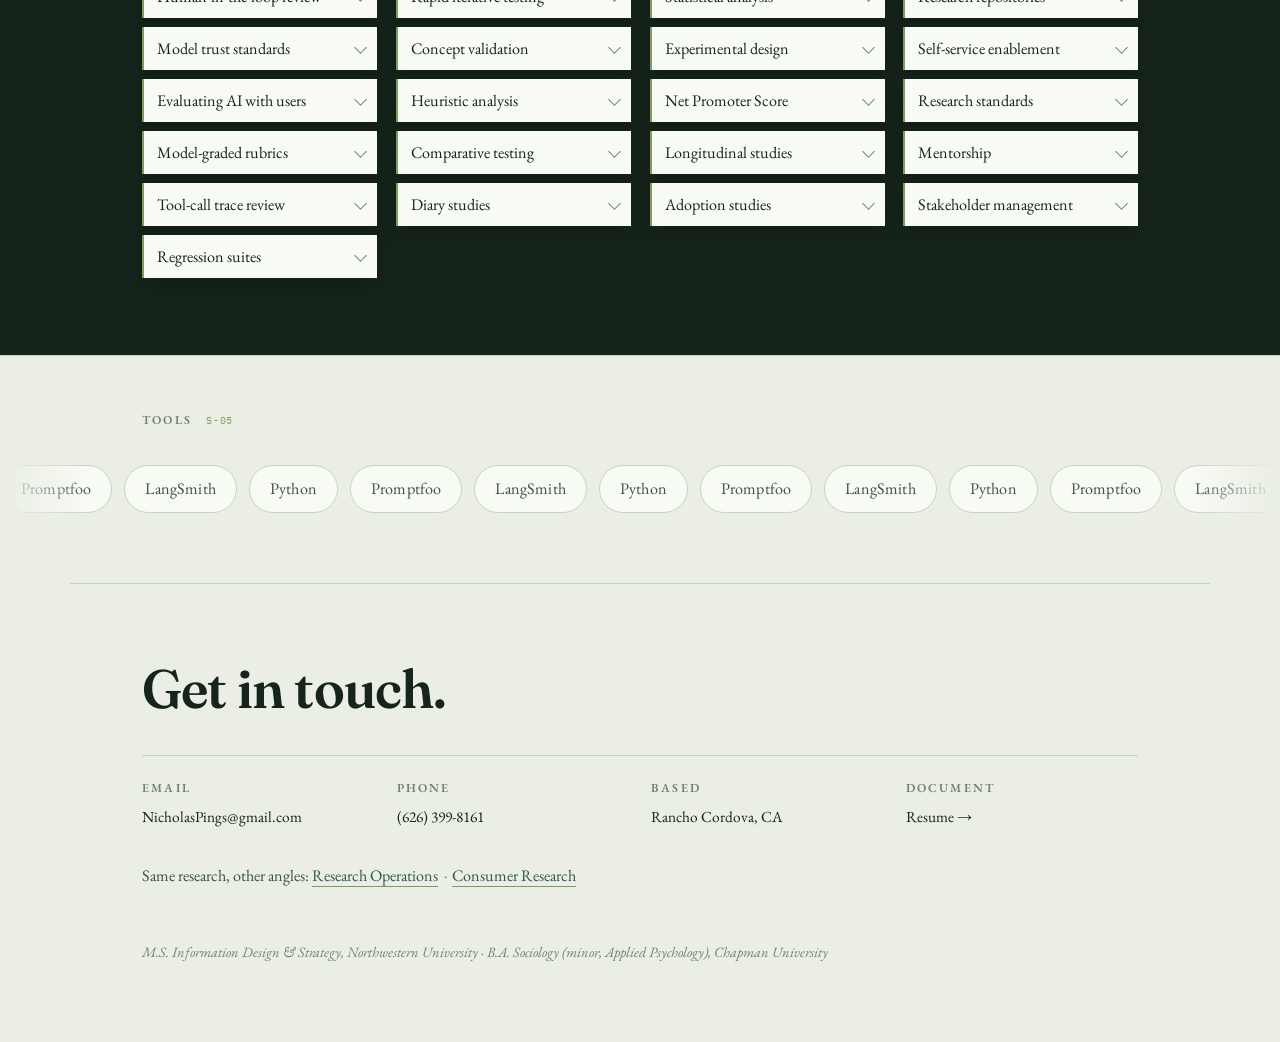
<file: ai-evaluations.html>
<!DOCTYPE html>
<html lang="en">
<head>
<meta charset="utf-8">
<meta name="viewport" content="width=device-width, initial-scale=1, viewport-fit=cover">
<meta name="color-scheme" content="light only">
<meta name="supported-color-schemes" content="light">
<title>Nicholas Pings Rodriguez &middot; AI Evaluations</title>
<meta name="description" content="Researcher who sets the standards for where a model is trusted and where a person decides, and evaluates generative AI with the people who use it.">
<link rel="canonical" href="https://nickpings.com/ai-evaluations">
<meta property="og:title" content="Nicholas Pings Rodriguez &middot; AI Evaluations">
<meta property="og:description" content="Researcher who sets the standards for where a model is trusted and where a person decides, and evaluates generative AI with the people who use it.">
<meta property="og:url" content="https://nickpings.com/ai-evaluations">
<meta property="og:type" content="website">
<meta property="og:image" content="https://nickpings.com/assets/og/ai-evaluations.png">
<meta property="og:image:width" content="1200">
<meta property="og:image:height" content="630">
<meta property="og:image:alt" content="Nicholas Pings Rodriguez. Research in AI Evaluations.">
<meta name="twitter:card" content="summary_large_image">
<meta name="twitter:title" content="Nicholas Pings Rodriguez &middot; AI Evaluations">
<meta name="twitter:description" content="Researcher who sets the standards for where a model is trusted and where a person decides, and evaluates generative AI with the people who use it.">
<meta name="twitter:image" content="https://nickpings.com/assets/og/ai-evaluations.png">
<link rel="preconnect" href="https://fonts.googleapis.com">
<link rel="preconnect" href="https://fonts.gstatic.com" crossorigin>
<link href="https://fonts.googleapis.com/css2?family=EB+Garamond:ital,wght@0,400..600;1,400..500&family=Fraunces:opsz,wght@9..144,300..800&family=IBM+Plex+Mono:wght@400;500&display=swap" rel="stylesheet">
<link rel="stylesheet" href="assets/css/site.css">
<link rel="stylesheet" href="assets/css/disc-nav.css">
<noscript><style>
  .rise,.chip,.cluster-head{opacity:1;transform:none;}
  .mark{background-size:100% 32%;}
  .observer,.session-pill,.debrief{display:none;}
</style></noscript>
</head>
<body>
<div class="page">

<nav class="disc-nav" aria-label="Research disciplines">
  <span class="disc-name">Nicholas Pings Rodriguez</span>
  <span class="disc-label">Research disciplines:</span>
  <div class="disc-links">
    <a href="consumer-research.html">Consumer Research</a>
    <a href="ai-evaluations.html" aria-current="page">AI Evaluations</a>
    <a href="research-operations.html">Research Operations</a>
  </div>
</nav>

<main>

<header class="hero wrap" id="top">
  <p class="eyebrow label rise d1">AI evaluations</p>
  <h1 class="name rise d2">Nicholas Pings Rodriguez<span class="dot">.</span></h1>
  <p class="thesis rise d3">Using <span class="mark">deterministic logic</span> to enhance probabilistic technology.</p>
  <p class="lede">I test AI products and agentic systems with the same rigor as any consumer study, digging past answers that sound right to unearth the inconsistencies underneath, such as an agent that writes a perfectly reasonable reply while calling the wrong tool.</p>
</header>

<section class="band" id="selected-work" data-obs="Selected Work">
  <div class="wrap">
    <div class="sec-head"><p class="label">Selected work</p><span class="sec-code mono">S-03</span></div>
    <div class="cases">
      <a class="case-card" href="evaluating-my-agent.html?from=ai-evaluations">
        <div class="case-card-top">
          <h3>Evaluating My Own Agent</h3>
          <span class="case-arrow" aria-hidden="true">&rarr;</span>
        </div>
        <p>Independent project. I evaluate the multi-agent team I run my own work through: rubric scoring, tool-call traces instead of grading how replies sounded, and a routing bug found, fixed, and confirmed with the same suite.</p>
      </a>
      <a class="case-card" href="research-knowledge-base.html?from=ai-evaluations">
        <div class="case-card-top">
          <h3>Research Knowledge Base</h3>
          <span class="case-arrow" aria-hidden="true">&rarr;</span>
        </div>
        <p>An LLM-as-a-judge decides what enters the research knowledge base when it safely can. Researcher sign-off and manager approval stay fixed, and a person steps in whenever the judge can't make a safe call.</p>
      </a>
      <a class="case-card" href="experian-eva.html?from=ai-evaluations">
        <div class="case-card-top">
          <h3>Experian Virtual Assistant</h3>
          <span class="case-arrow" aria-hidden="true">&rarr;</span>
        </div>
        <p>Round after round of usability testing on a generative AI assistant for credit questions, including participants who said they'd never use an AI chatbot and changed their minds mid-session.</p>
      </a>
    </div>
  </div>
</section>

<section class="sort" id="methods" data-obs="Methods">
  <div class="wrap">
    <div class="sec-head"><p class="label">Methods</p><span class="sec-code mono">S-04</span></div>

    <div class="board" id="board">

      <div class="cluster">
        <div class="cluster-head"><span class="label">Evaluation</span><span class="n">7</span></div>
        <details class="chip"><summary><span class="chip-name">LLM-as-a-judge</span><span class="chip-caret" aria-hidden="true"></span></summary><p class="chip-desc">A model makes the call when it safely can, inside fixed human checkpoints, and a person steps in when it can't.</p></details>
        <details class="chip"><summary><span class="chip-name">Human-in-the-loop review</span><span class="chip-caret" aria-hidden="true"></span></summary><p class="chip-desc">Researcher sign-off and manager approval before anything a model produced is released.</p></details>
        <details class="chip"><summary><span class="chip-name">Model trust standards</span><span class="chip-caret" aria-hidden="true"></span></summary><p class="chip-desc">Written rules for where a model is trusted and where a person decides.</p></details>
        <details class="chip"><summary><span class="chip-name">Evaluating AI with users</span><span class="chip-caret" aria-hidden="true"></span></summary><p class="chip-desc">Testing a generative AI assistant with real people across live builds, competitors, and prototypes.</p></details>
        <details class="chip"><summary><span class="chip-name">Model-graded rubrics</span><span class="chip-caret" aria-hidden="true"></span></summary><p class="chip-desc">Deterministic checks for what can be checked exactly, and a model-graded rubric for what can't.</p></details>
        <details class="chip"><summary><span class="chip-name">Tool-call trace review</span><span class="chip-caret" aria-hidden="true"></span></summary><p class="chip-desc">Grading what an agent actually called, not just whether its reply sounded right.</p></details>
        <details class="chip"><summary><span class="chip-name">Regression suites</span><span class="chip-caret" aria-hidden="true"></span></summary><p class="chip-desc">The same eval rerun before and after a fix, to prove the fix held.</p></details>
      </div>

      <div class="cluster">
        <div class="cluster-head"><span class="label">Evaluative</span><span class="n">6</span></div>
        <details class="chip"><summary><span class="chip-name">Usability testing</span><span class="chip-caret" aria-hidden="true"></span></summary><p class="chip-desc">Watching people attempt real tasks to find where a design breaks down.</p></details>
        <details class="chip"><summary><span class="chip-name">Rapid iterative testing</span><span class="chip-caret" aria-hidden="true"></span></summary><p class="chip-desc">Testing, fixing, and retesting in short cycles so each change is validated as it's made.</p></details>
        <details class="chip"><summary><span class="chip-name">Concept validation</span><span class="chip-caret" aria-hidden="true"></span></summary><p class="chip-desc">Putting an early idea in front of users to check the premise before anything gets built.</p></details>
        <details class="chip"><summary><span class="chip-name">Heuristic analysis</span><span class="chip-caret" aria-hidden="true"></span></summary><p class="chip-desc">Expert review of an interface against established usability principles.</p></details>
        <details class="chip"><summary><span class="chip-name">Comparative testing</span><span class="chip-caret" aria-hidden="true"></span></summary><p class="chip-desc">Running identical tasks across competing designs to see which performs better.</p></details>
        <details class="chip"><summary><span class="chip-name">Diary studies</span><span class="chip-caret" aria-hidden="true"></span></summary><p class="chip-desc">Participants log experiences over days or weeks to capture behavior across time.</p></details>
      </div>

      <div class="cluster">
        <div class="cluster-head"><span class="label">Quantitative</span><span class="n">6</span></div>
        <details class="chip"><summary><span class="chip-name">Survey design</span><span class="chip-caret" aria-hidden="true"></span></summary><p class="chip-desc">Structuring questions so the resulting data answers the question actually being asked.</p></details>
        <details class="chip"><summary><span class="chip-name">Statistical analysis</span><span class="chip-caret" aria-hidden="true"></span></summary><p class="chip-desc">Testing whether observed differences in the data are real or noise.</p></details>
        <details class="chip"><summary><span class="chip-name">Experimental design</span><span class="chip-caret" aria-hidden="true"></span></summary><p class="chip-desc">Structuring A/B and multivariate tests so results are attributable to the change.</p></details>
        <details class="chip"><summary><span class="chip-name">Net Promoter Score</span><span class="chip-caret" aria-hidden="true"></span></summary><p class="chip-desc">A single-question loyalty benchmark, tracked over time and read alongside qualitative signal.</p></details>
        <details class="chip"><summary><span class="chip-name">Longitudinal studies</span><span class="chip-caret" aria-hidden="true"></span></summary><p class="chip-desc">Measuring the same population repeatedly to see how attitudes and behavior shift.</p></details>
        <details class="chip"><summary><span class="chip-name">Adoption studies</span><span class="chip-caret" aria-hidden="true"></span></summary><p class="chip-desc">Measuring whether a released feature is found, used, and kept.</p></details>
      </div>

      <div class="cluster">
        <div class="cluster-head"><span class="label">Operations</span><span class="n">6</span></div>
        <details class="chip"><summary><span class="chip-name">AI-assisted synthesis</span><span class="chip-caret" aria-hidden="true"></span></summary><p class="chip-desc">Models handle transcription, tagging, and first-pass analysis under defined review standards.</p></details>
        <details class="chip"><summary><span class="chip-name">Research repositories</span><span class="chip-caret" aria-hidden="true"></span></summary><p class="chip-desc">A searchable store of findings so prior work is reused rather than rediscovered.</p></details>
        <details class="chip"><summary><span class="chip-name">Self-service enablement</span><span class="chip-caret" aria-hidden="true"></span></summary><p class="chip-desc">Tooling and templates that let stakeholders answer routine questions without a full study.</p></details>
        <details class="chip"><summary><span class="chip-name">Research standards</span><span class="chip-caret" aria-hidden="true"></span></summary><p class="chip-desc">Documented expectations for method, sample, and rigor at each stage of the life cycle.</p></details>
        <details class="chip"><summary><span class="chip-name">Mentorship</span><span class="chip-caret" aria-hidden="true"></span></summary><p class="chip-desc">Onboarding and coaching researchers through study design review and craft feedback.</p></details>
        <details class="chip"><summary><span class="chip-name">Stakeholder management</span><span class="chip-caret" aria-hidden="true"></span></summary><p class="chip-desc">Aligning partners on the question, the method, and what the findings can and can't decide.</p></details>
      </div>

    </div>
  </div>
</section>

<section class="band tools" id="tools" data-obs="Tools">
  <div class="wrap"><div class="sec-head"><p class="label">Tools</p><span class="sec-code mono">S-05</span></div></div>
  <div class="marquee">
    <div class="track">
      <span class="tool">Promptfoo</span><span class="tool">LangSmith</span><span class="tool">Python</span>
    </div>
  </div>
</section>

</main>

<footer class="foot wrap">
  <p class="foot-lead">Get in touch.</p>
  <div class="foot-grid">
    <div class="fitem"><span class="label">Email</span><a href="mailto:NicholasPings@gmail.com">NicholasPings@gmail.com</a></div>
    <div class="fitem"><span class="label">Phone</span><a href="tel:+16263998161">(626) 399-8161</a></div>
    <div class="fitem"><span class="label">Based</span><em>Rancho Cordova, CA</em></div>
    <div class="fitem"><span class="label">Document</span><a href="resume.html">Resume &rarr;</a></div>
  </div>
  <p class="foot-cross">Same research, other angles: <a href="research-operations.html">Research Operations</a><span class="sep" aria-hidden="true">&middot;</span><a href="consumer-research.html">Consumer Research</a></p>
  <p class="colophon">M.S. Information Design &amp; Strategy, Northwestern University &middot; B.A. Sociology (minor, Applied Psychology), Chapman University</p>
</footer>

</div>


<script src="assets/js/site.js" defer></script>
</body>
</html>
</file>
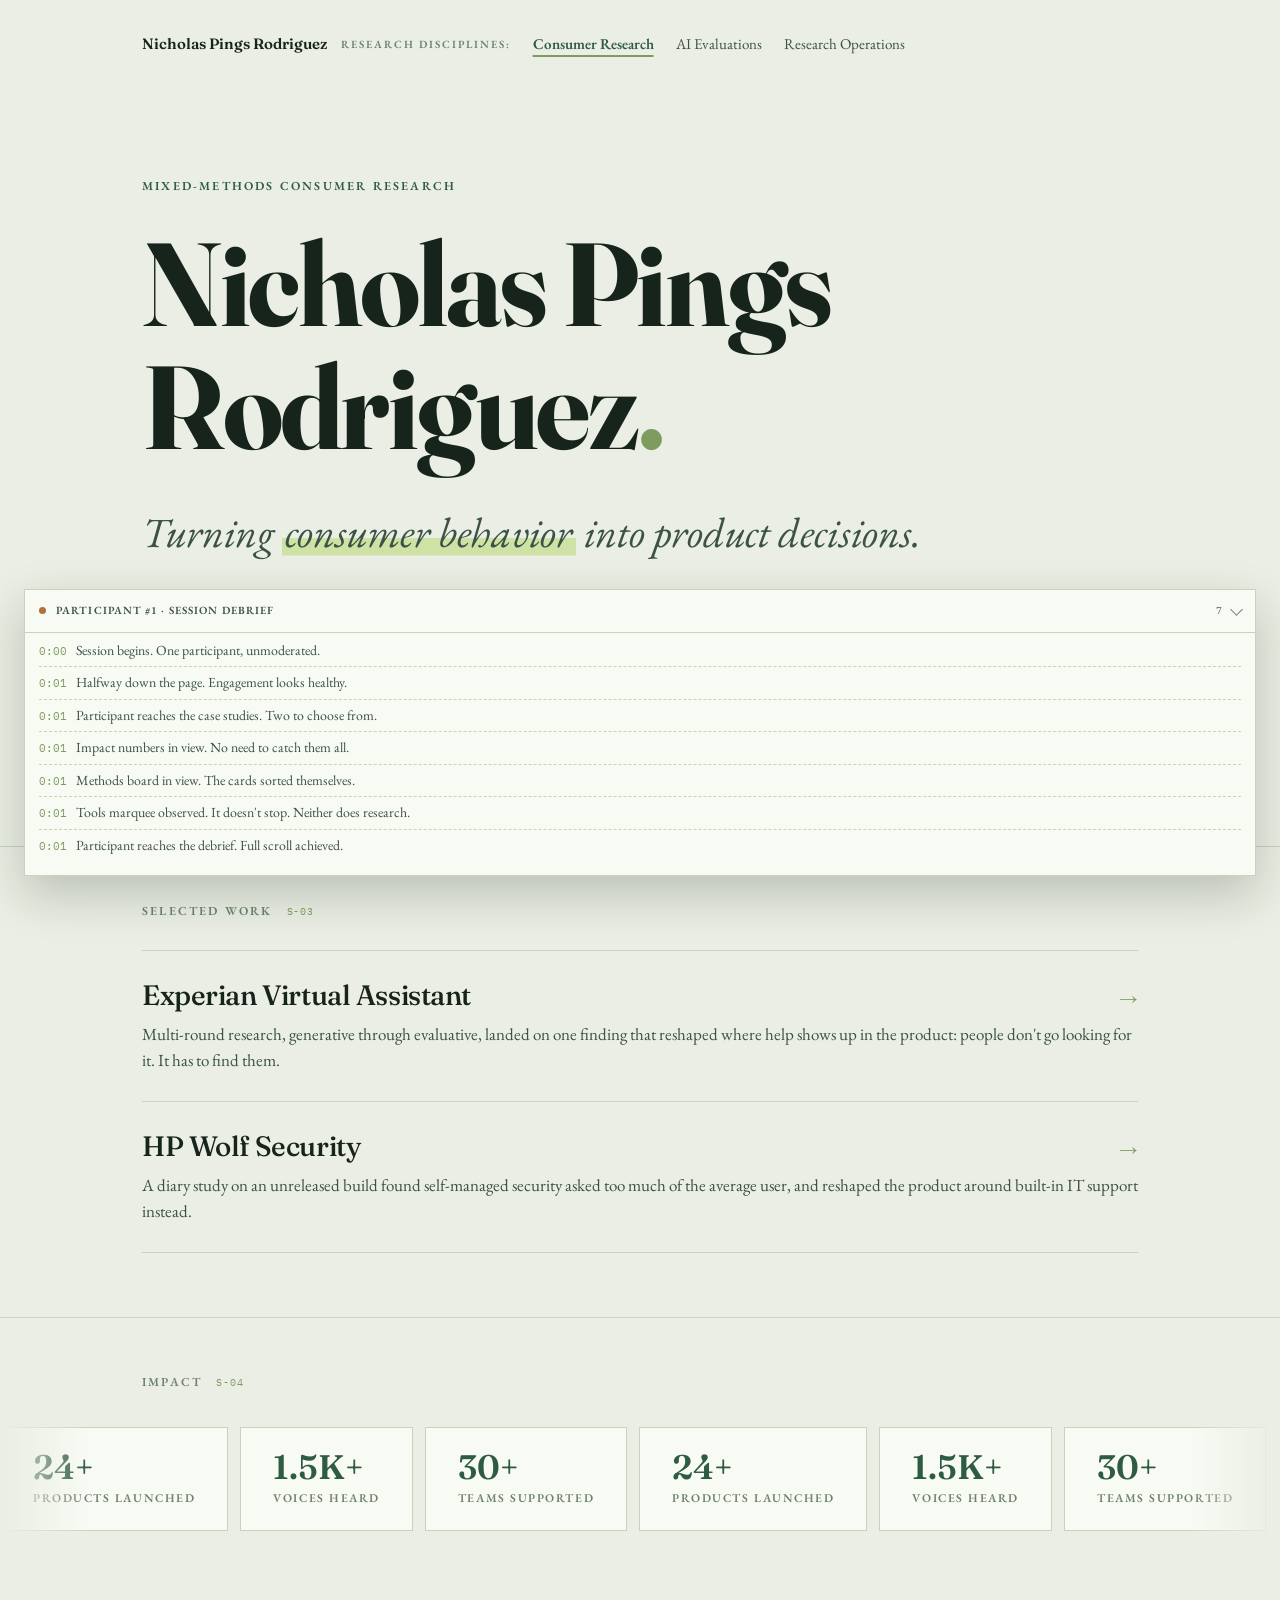
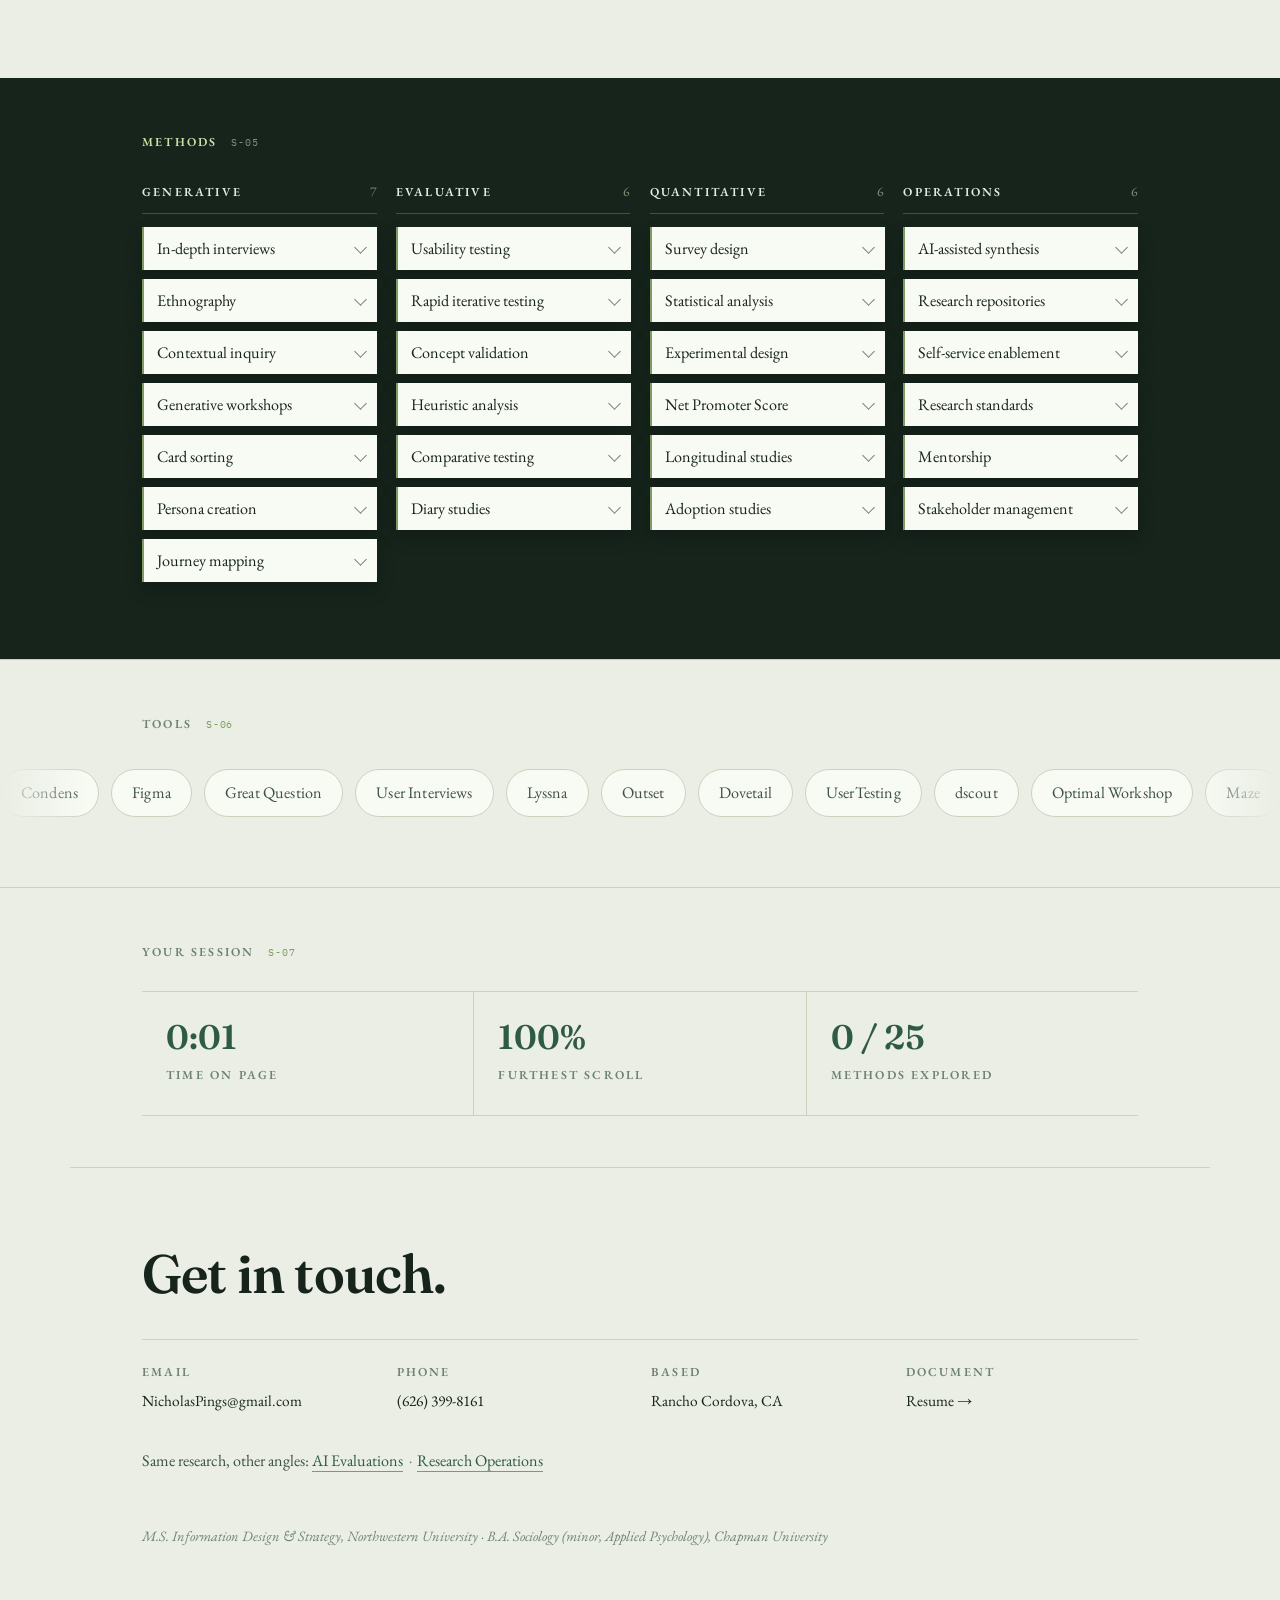
<file: consumer-research.html>
<!DOCTYPE html>
<html lang="en">
<head>
<meta charset="utf-8">
<meta name="viewport" content="width=device-width, initial-scale=1, viewport-fit=cover">
<meta name="color-scheme" content="light only">
<meta name="supported-color-schemes" content="light">
<title>Nicholas Pings Rodriguez &middot; Consumer Research</title>
<meta name="description" content="Mixed-methods consumer researcher with eight years turning consumer behavior into product decisions, from generative discovery to diary studies.">
<link rel="canonical" href="https://nickpings.com/consumer-research">
<meta property="og:title" content="Nicholas Pings Rodriguez &middot; Consumer Research">
<meta property="og:description" content="Mixed-methods consumer researcher with eight years turning consumer behavior into product decisions, from generative discovery to diary studies.">
<meta property="og:url" content="https://nickpings.com/consumer-research">
<meta property="og:type" content="website">
<meta property="og:image" content="https://nickpings.com/assets/og/consumer-research.png">
<meta property="og:image:width" content="1200">
<meta property="og:image:height" content="630">
<meta property="og:image:alt" content="Nicholas Pings Rodriguez. Research in Consumer Research.">
<meta name="twitter:card" content="summary_large_image">
<meta name="twitter:title" content="Nicholas Pings Rodriguez &middot; Consumer Research">
<meta name="twitter:description" content="Mixed-methods consumer researcher with eight years turning consumer behavior into product decisions, from generative discovery to diary studies.">
<meta name="twitter:image" content="https://nickpings.com/assets/og/consumer-research.png">
<link rel="preconnect" href="https://fonts.googleapis.com">
<link rel="preconnect" href="https://fonts.gstatic.com" crossorigin>
<link href="https://fonts.googleapis.com/css2?family=EB+Garamond:ital,wght@0,400..600;1,400..500&family=Fraunces:opsz,wght@9..144,300..800&family=IBM+Plex+Mono:wght@400;500&display=swap" rel="stylesheet">
<link rel="stylesheet" href="assets/css/site.css">
<link rel="stylesheet" href="assets/css/disc-nav.css">
<noscript><style>
  .rise,.chip,.cluster-head{opacity:1;transform:none;}
  .mark{background-size:100% 32%;}
  .observer,.session-pill,.debrief{display:none;}
</style></noscript>
</head>
<body data-voice="consumer-research">
<div class="page">

<nav class="disc-nav" aria-label="Research disciplines">
  <span class="disc-name">Nicholas Pings Rodriguez</span>
  <span class="disc-label">Research disciplines:</span>
  <div class="disc-links">
    <a href="consumer-research.html" aria-current="page">Consumer Research</a>
    <a href="ai-evaluations.html">AI Evaluations</a>
    <a href="research-operations.html">Research Operations</a>
  </div>
</nav>

<main>

<header class="hero wrap" id="top">
  <p class="eyebrow label rise d1">Mixed-methods consumer research</p>
  <h1 class="name rise d2">Nicholas Pings Rodriguez<span class="dot">.</span></h1>
  <p class="thesis rise d3">Turning <span class="mark">consumer behavior</span> into product decisions.</p>
  <p class="lede">I execute research that grounds business decisions in evidence based insight straight from the mouth of the target user, such as identifying the usability pain points in reviewing the recent changes to your credit report and helping to streamline the experience to match user mental models.</p>
  <div class="rise d4">
    <span class="session-pill"><i class="rec-dot" aria-hidden="true"></i>Session in progress</span>
  </div>
</header>

<section class="band" id="selected-work" data-obs="Selected Work">
  <div class="wrap">
    <div class="sec-head"><p class="label">Selected work</p><span class="sec-code mono">S-03</span></div>
    <div class="cases">
      <a class="case-card" href="experian-eva.html?from=consumer-research">
        <div class="case-card-top">
          <h3>Experian Virtual Assistant</h3>
          <span class="case-arrow" aria-hidden="true">&rarr;</span>
        </div>
        <p>Multi-round research, generative through evaluative, landed on one finding that reshaped where help shows up in the product: people don't go looking for it. It has to find them.</p>
      </a>
      <a class="case-card" href="hp-wolf-security.html?from=consumer-research">
        <div class="case-card-top">
          <h3>HP Wolf Security</h3>
          <span class="case-arrow" aria-hidden="true">&rarr;</span>
        </div>
        <p>A diary study on an unreleased build found self-managed security asked too much of the average user, and reshaped the product around built-in IT support instead.</p>
      </a>
    </div>
  </div>
</section>

<section class="band impact" id="impact" data-obs="Impact">
  <div class="wrap"><div class="sec-head"><p class="label">Impact</p><span class="sec-code mono">S-04</span></div></div>
  <div class="marquee">
    <div class="track track-impact">
      <div class="stat"><span class="stat-num">24+</span><span class="stat-label">Products launched</span></div>
      <div class="stat"><span class="stat-num">1.5K+</span><span class="stat-label">Voices heard</span></div>
      <div class="stat"><span class="stat-num">30+</span><span class="stat-label">Teams supported</span></div>
    </div>
  </div>
</section>

<section class="sort" id="methods" data-obs="Methods">
  <div class="wrap">
    <div class="sec-head"><p class="label">Methods</p><span class="sec-code mono">S-05</span></div>

    <div class="board" id="board">

      <div class="cluster">
        <div class="cluster-head"><span class="label">Generative</span><span class="n">7</span></div>
        <details class="chip"><summary><span class="chip-name">In-depth interviews</span><span class="chip-caret" aria-hidden="true"></span></summary><p class="chip-desc">One-on-one conversations that surface the reasoning behind what people do.</p></details>
        <details class="chip"><summary><span class="chip-name">Ethnography</span><span class="chip-caret" aria-hidden="true"></span></summary><p class="chip-desc">Immersive observation of people in their natural setting to understand behavior in context.</p></details>
        <details class="chip"><summary><span class="chip-name">Contextual inquiry</span><span class="chip-caret" aria-hidden="true"></span></summary><p class="chip-desc">Observing people in their own environment as they work through a real task.</p></details>
        <details class="chip"><summary><span class="chip-name">Generative workshops</span><span class="chip-caret" aria-hidden="true"></span></summary><p class="chip-desc">Structured sessions where teams and users produce early concepts together.</p></details>
        <details class="chip"><summary><span class="chip-name">Card sorting</span><span class="chip-caret" aria-hidden="true"></span></summary><p class="chip-desc">Participants group and label content to reveal the mental model behind an information architecture.</p></details>
        <details class="chip"><summary><span class="chip-name">Persona creation</span><span class="chip-caret" aria-hidden="true"></span></summary><p class="chip-desc">Consolidating research into a small set of user models teams can design against.</p></details>
        <details class="chip"><summary><span class="chip-name">Journey mapping</span><span class="chip-caret" aria-hidden="true"></span></summary><p class="chip-desc">Charting the full path a person takes across touchpoints to locate friction and gaps.</p></details>
      </div>

      <div class="cluster">
        <div class="cluster-head"><span class="label">Evaluative</span><span class="n">6</span></div>
        <details class="chip"><summary><span class="chip-name">Usability testing</span><span class="chip-caret" aria-hidden="true"></span></summary><p class="chip-desc">Watching people attempt real tasks to find where a design breaks down.</p></details>
        <details class="chip"><summary><span class="chip-name">Rapid iterative testing</span><span class="chip-caret" aria-hidden="true"></span></summary><p class="chip-desc">Testing, fixing, and retesting in short cycles so each change is validated as it's made.</p></details>
        <details class="chip"><summary><span class="chip-name">Concept validation</span><span class="chip-caret" aria-hidden="true"></span></summary><p class="chip-desc">Putting an early idea in front of users to check the premise before anything gets built.</p></details>
        <details class="chip"><summary><span class="chip-name">Heuristic analysis</span><span class="chip-caret" aria-hidden="true"></span></summary><p class="chip-desc">Expert review of an interface against established usability principles.</p></details>
        <details class="chip"><summary><span class="chip-name">Comparative testing</span><span class="chip-caret" aria-hidden="true"></span></summary><p class="chip-desc">Running identical tasks across competing designs to see which performs better.</p></details>
        <details class="chip"><summary><span class="chip-name">Diary studies</span><span class="chip-caret" aria-hidden="true"></span></summary><p class="chip-desc">Participants log experiences over days or weeks to capture behavior across time.</p></details>
      </div>

      <div class="cluster">
        <div class="cluster-head"><span class="label">Quantitative</span><span class="n">6</span></div>
        <details class="chip"><summary><span class="chip-name">Survey design</span><span class="chip-caret" aria-hidden="true"></span></summary><p class="chip-desc">Structuring questions so the resulting data answers the question actually being asked.</p></details>
        <details class="chip"><summary><span class="chip-name">Statistical analysis</span><span class="chip-caret" aria-hidden="true"></span></summary><p class="chip-desc">Testing whether observed differences in the data are real or noise.</p></details>
        <details class="chip"><summary><span class="chip-name">Experimental design</span><span class="chip-caret" aria-hidden="true"></span></summary><p class="chip-desc">Structuring A/B and multivariate tests so results are attributable to the change.</p></details>
        <details class="chip"><summary><span class="chip-name">Net Promoter Score</span><span class="chip-caret" aria-hidden="true"></span></summary><p class="chip-desc">A single-question loyalty benchmark, tracked over time and read alongside qualitative signal.</p></details>
        <details class="chip"><summary><span class="chip-name">Longitudinal studies</span><span class="chip-caret" aria-hidden="true"></span></summary><p class="chip-desc">Measuring the same population repeatedly to see how attitudes and behavior shift.</p></details>
        <details class="chip"><summary><span class="chip-name">Adoption studies</span><span class="chip-caret" aria-hidden="true"></span></summary><p class="chip-desc">Measuring whether a released feature is found, used, and kept.</p></details>
      </div>

      <div class="cluster">
        <div class="cluster-head"><span class="label">Operations</span><span class="n">6</span></div>
        <details class="chip"><summary><span class="chip-name">AI-assisted synthesis</span><span class="chip-caret" aria-hidden="true"></span></summary><p class="chip-desc">Models handle transcription, tagging, and first-pass analysis under defined review standards.</p></details>
        <details class="chip"><summary><span class="chip-name">Research repositories</span><span class="chip-caret" aria-hidden="true"></span></summary><p class="chip-desc">A searchable store of findings so prior work is reused rather than rediscovered.</p></details>
        <details class="chip"><summary><span class="chip-name">Self-service enablement</span><span class="chip-caret" aria-hidden="true"></span></summary><p class="chip-desc">Tooling and templates that let stakeholders answer routine questions without a full study.</p></details>
        <details class="chip"><summary><span class="chip-name">Research standards</span><span class="chip-caret" aria-hidden="true"></span></summary><p class="chip-desc">Documented expectations for method, sample, and rigor at each stage of the life cycle.</p></details>
        <details class="chip"><summary><span class="chip-name">Mentorship</span><span class="chip-caret" aria-hidden="true"></span></summary><p class="chip-desc">Onboarding and coaching researchers through study design review and craft feedback.</p></details>
        <details class="chip"><summary><span class="chip-name">Stakeholder management</span><span class="chip-caret" aria-hidden="true"></span></summary><p class="chip-desc">Aligning partners on the question, the method, and what the findings can and can't decide.</p></details>
      </div>

    </div>
  </div>
</section>

<section class="band tools" id="tools" data-obs="Tools">
  <div class="wrap"><div class="sec-head"><p class="label">Tools</p><span class="sec-code mono">S-06</span></div></div>
  <div class="marquee">
    <div class="track">
      <span class="tool">Condens</span><span class="tool">Figma</span><span class="tool">Great Question</span><span class="tool">User Interviews</span><span class="tool">Lyssna</span><span class="tool">Outset</span><span class="tool">Dovetail</span><span class="tool">UserTesting</span><span class="tool">dscout</span><span class="tool">Optimal Workshop</span><span class="tool">Maze</span><span class="tool">Qualtrics</span><span class="tool">Sprig</span><span class="tool">FigJam</span><span class="tool">Miro</span><span class="tool">Tableau</span><span class="tool">SPSS</span><span class="tool">Ethnio</span><span class="tool">Jira</span><span class="tool">UserZoom</span><span class="tool">TheyDo</span><span class="tool">LookBack</span>
    </div>
  </div>
</section>

<section class="band debrief" id="debrief" data-obs="Debrief">
  <div class="wrap">
    <div class="sec-head"><p class="label">Your session</p><span class="sec-code mono">S-07</span></div>
    <div class="debrief-grid">
      <div class="d-cell"><span class="d-num" id="dTime">0:00</span><span class="label">Time on page</span></div>
      <div class="d-cell"><span class="d-num" id="dDepth">0%</span><span class="label">Furthest scroll</span></div>
      <div class="d-cell"><span class="d-num" id="dMethods">0 / 25</span><span class="label">Methods explored</span></div>
    </div>
  </div>
</section>

</main>

<footer class="foot wrap">
  <p class="foot-lead">Get in touch.</p>
  <div class="foot-grid">
    <div class="fitem"><span class="label">Email</span><a href="mailto:NicholasPings@gmail.com">NicholasPings@gmail.com</a></div>
    <div class="fitem"><span class="label">Phone</span><a href="tel:+16263998161">(626) 399-8161</a></div>
    <div class="fitem"><span class="label">Based</span><em>Rancho Cordova, CA</em></div>
    <div class="fitem"><span class="label">Document</span><a href="resume.html">Resume &rarr;</a></div>
  </div>
  <p class="foot-cross">Same research, other angles: <a href="ai-evaluations.html">AI Evaluations</a><span class="sep" aria-hidden="true">&middot;</span><a href="research-operations.html">Research Operations</a></p>
  <p class="colophon">M.S. Information Design &amp; Strategy, Northwestern University &middot; B.A. Sociology (minor, Applied Psychology), Chapman University</p>
</footer>

</div>


<aside class="observer" id="observer" aria-label="Live session notes for your visit">
  <button class="observer-head" id="observerToggle" aria-expanded="false" aria-controls="observerLog">
    <i class="rec-dot" aria-hidden="true"></i>
    <span class="observer-title">Participant #1 &middot; Session Notes</span>
    <span class="observer-count mono" id="observerCount">0</span>
    <span class="observer-caret" aria-hidden="true"></span>
  </button>
  <ul class="observer-log" id="observerLog" aria-live="polite"></ul>
</aside>

<script src="assets/js/site.js" defer></script>
</body>
</html>
</file>
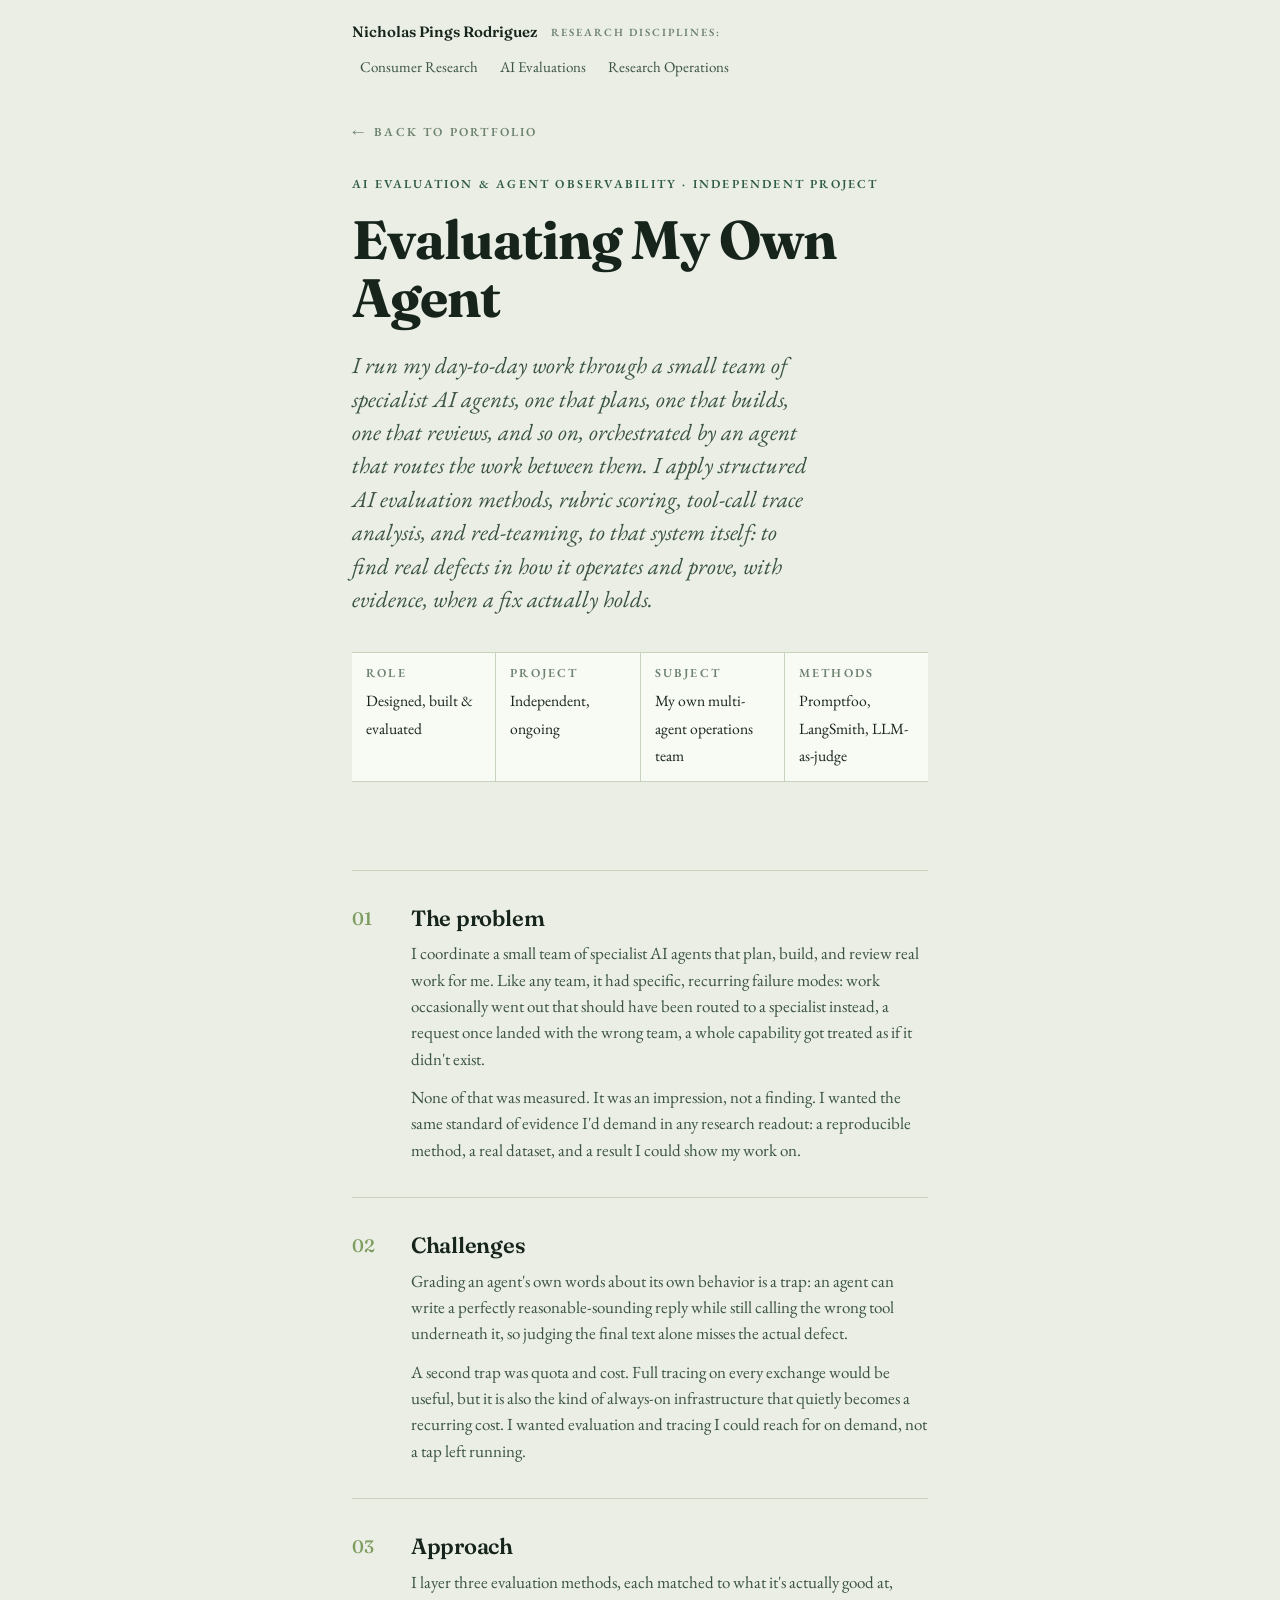
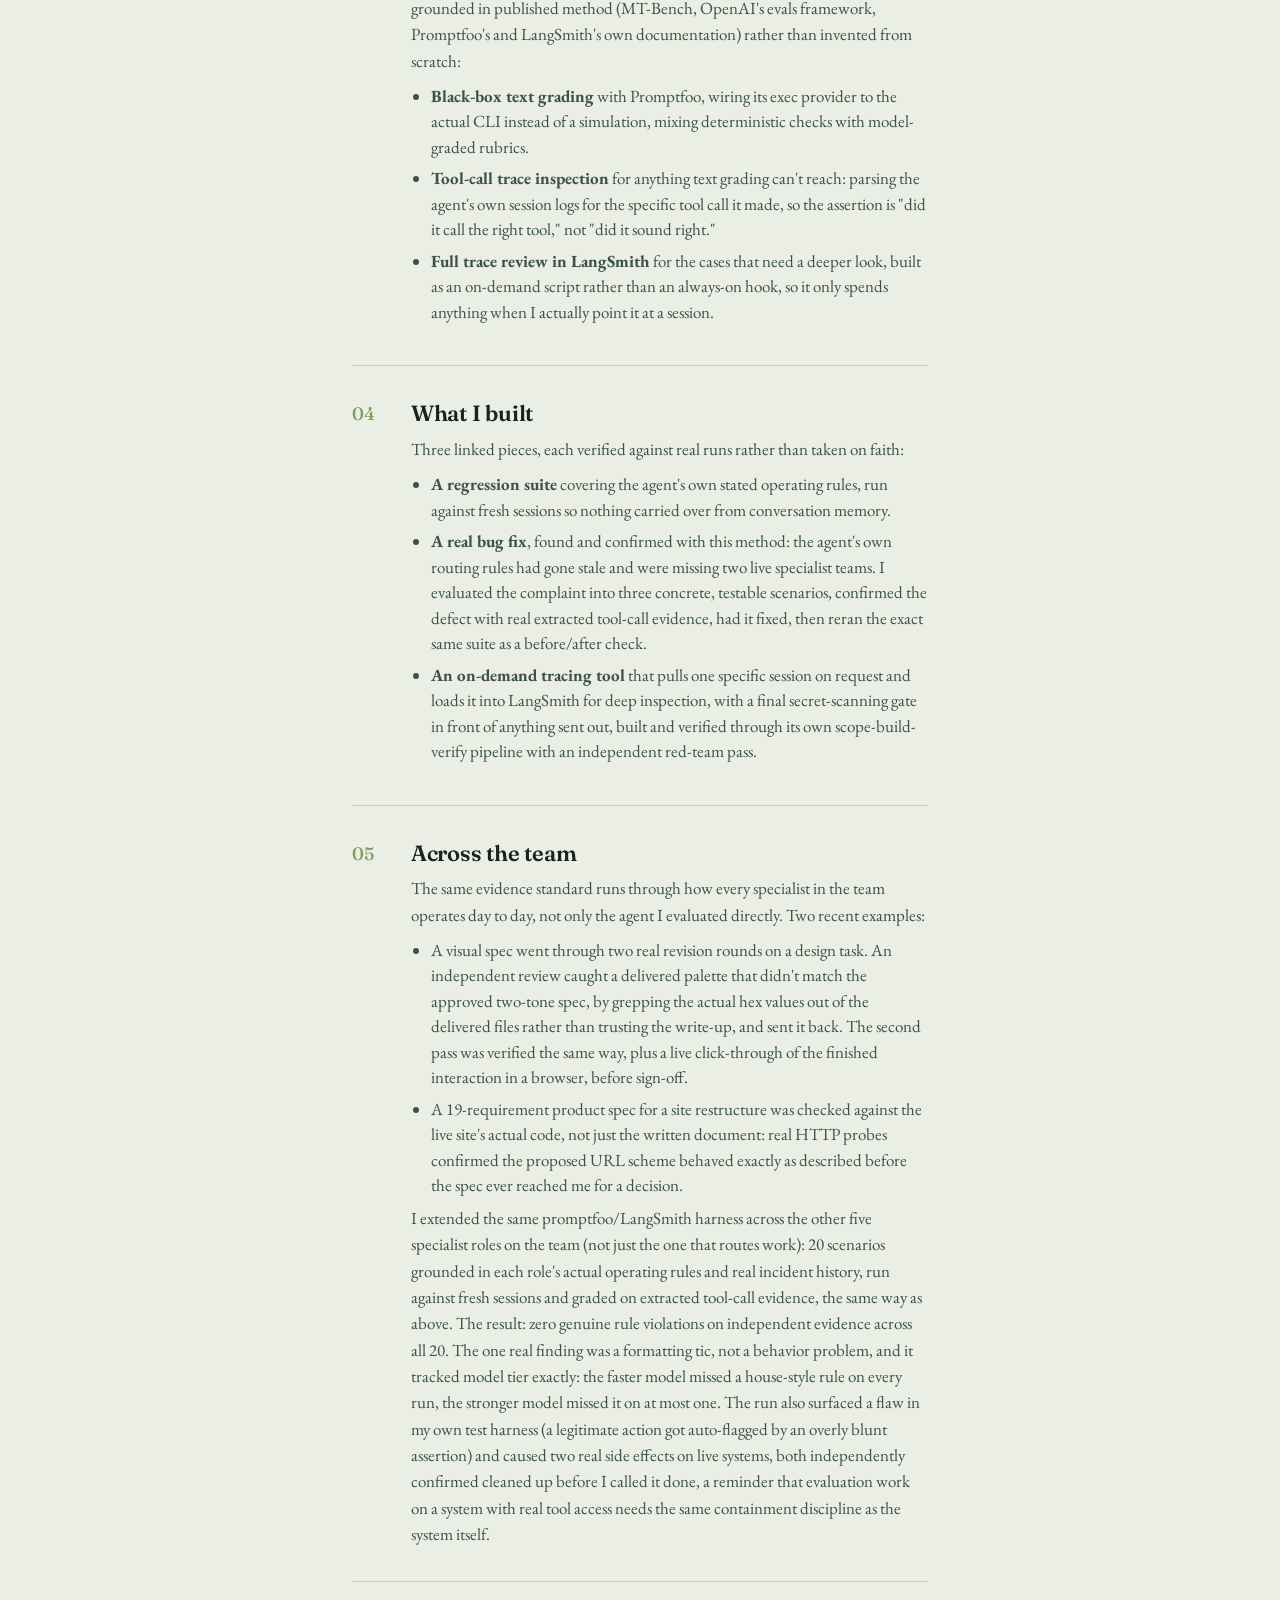
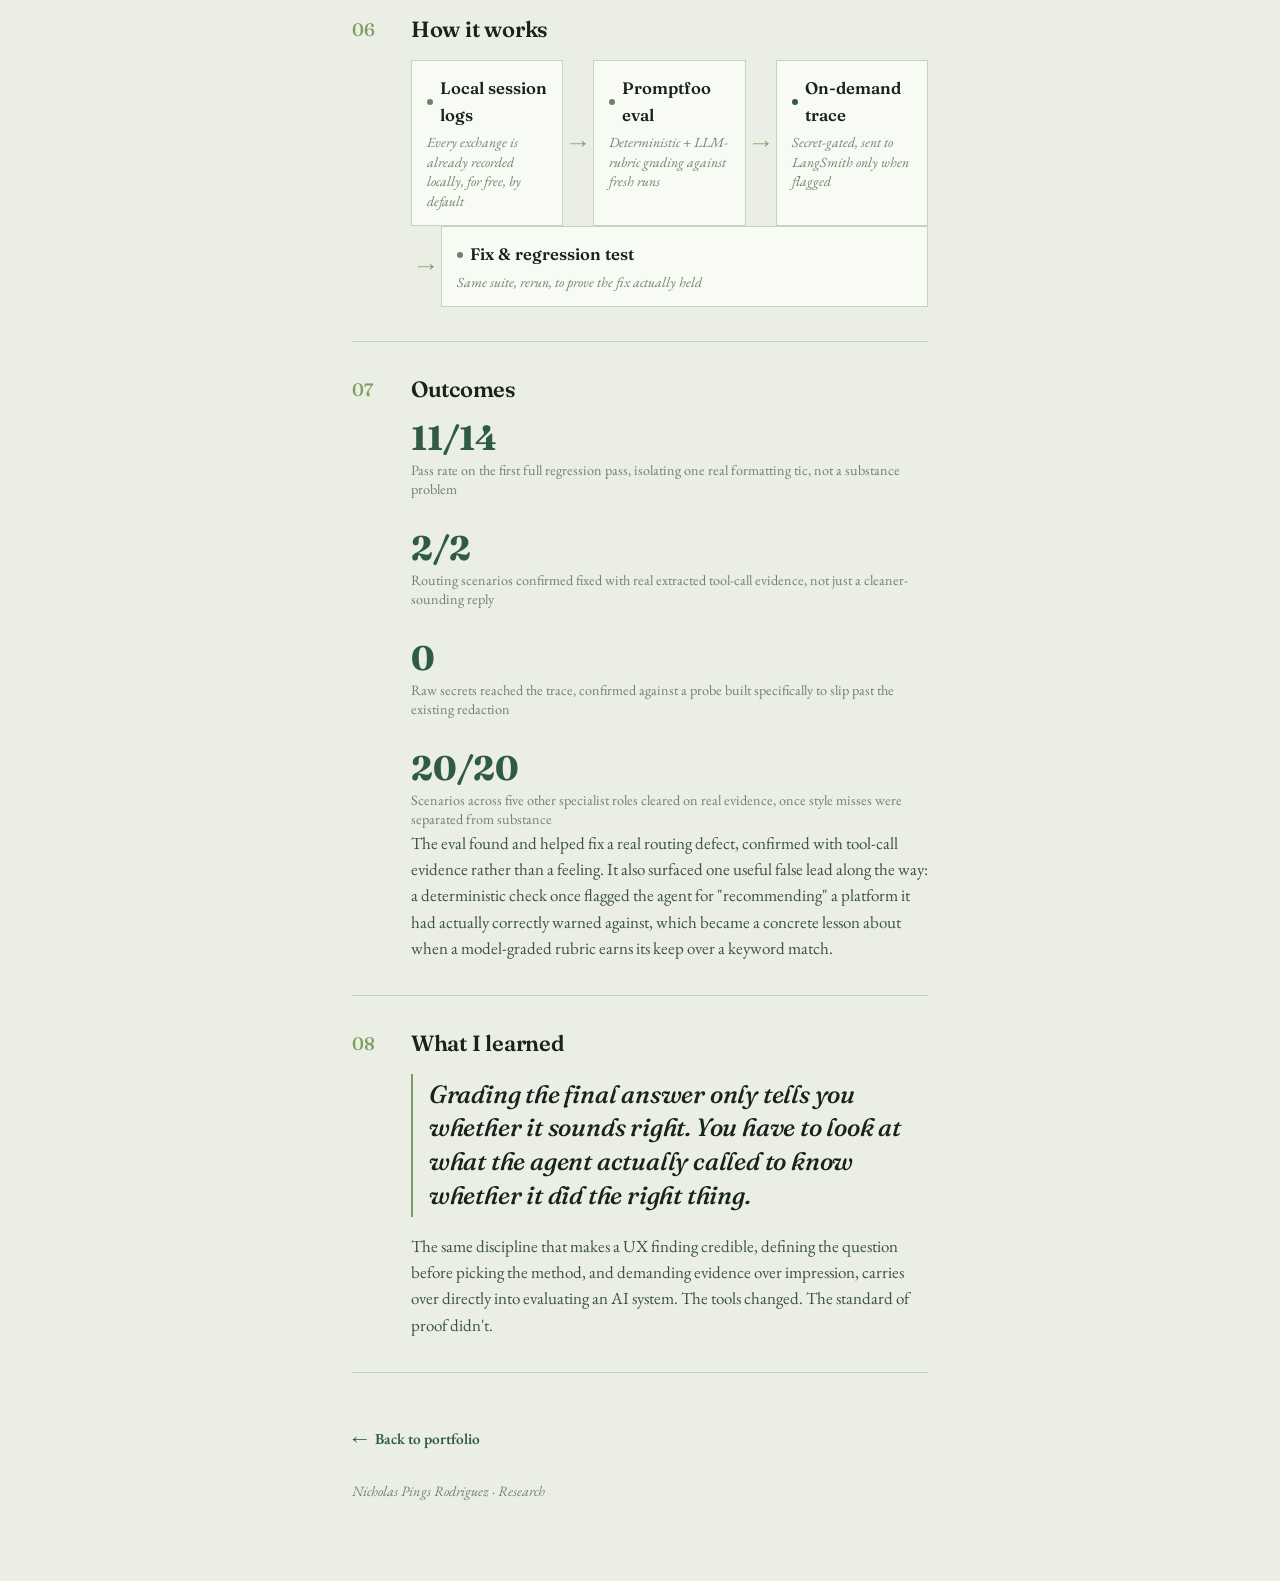
<file: evaluating-my-agent.html>
<!DOCTYPE html>
<html lang="en">
<head>
<meta charset="utf-8">
<meta name="viewport" content="width=device-width, initial-scale=1, viewport-fit=cover">
<meta name="color-scheme" content="light only">
<meta name="supported-color-schemes" content="light">
<title>Evaluating My Own Agent &middot; Case Study &middot; Nicholas Pings Rodriguez</title>
<meta name="description" content="Using AI evaluation methods (promptfoo, LangSmith, LLM-as-judge) to improve and monitor the performance of my own personal AI agent.">
<link rel="preconnect" href="https://fonts.googleapis.com">
<link rel="preconnect" href="https://fonts.gstatic.com" crossorigin>
<link href="https://fonts.googleapis.com/css2?family=EB+Garamond:ital,wght@0,400..600;1,400..500&family=Fraunces:opsz,wght@9..144,300..800&display=swap" rel="stylesheet">
<link rel="stylesheet" href="assets/css/disc-nav.css">
<script src="assets/js/back-link.js" defer></script>
<style>
  :root{
    color-scheme: only light;
    --paper:#EAEEE4;
    --card:#F8FAF4;
    --ink:#16241C;
    --ink-soft:#3B5245;
    --muted:#6E8270;
    --rule:#C8D3BE;
    --pine:#2F5B44;
    --moss:#7E9C60;
    --leaf:#CFE2A6;
    --pad:clamp(22px,6vw,72px);
  }

  *{box-sizing:border-box;}
  html,body{margin:0;padding:0;max-width:100%;overflow-x:hidden;}
  html{background-color:var(--paper);background-image:linear-gradient(var(--paper),var(--paper));}
  body{
    background-color:transparent;color:var(--ink);
    font-family:"EB Garamond",Garamond,Georgia,serif;
    font-size:clamp(17px,1.05vw,19px);line-height:1.6;
    -webkit-font-smoothing:antialiased;-webkit-text-size-adjust:100%;
  }
  .page{background-color:var(--paper);background-image:linear-gradient(var(--paper),var(--paper));}
  a{color:inherit;}
  h1,h2{overflow-wrap:break-word;}

  .label{font-weight:600;font-size:.72em;letter-spacing:.18em;text-transform:uppercase;line-height:1.4;}
  .wrap{max-width:720px;margin:0 auto;padding:0 var(--pad);}

  .rise{opacity:0;transform:translateY(12px);}
  .loaded .rise{opacity:1;transform:none;transition:opacity .7s ease,transform .7s cubic-bezier(.22,.7,.2,1);}
  .loaded .d1{transition-delay:.04s;}
  .loaded .d2{transition-delay:.12s;}
  .loaded .d3{transition-delay:.22s;}
  .loaded .d4{transition-delay:.32s;}

  /* ---------- back link ---------- */
  .back{
    display:inline-flex;align-items:center;gap:8px;
    padding:clamp(22px,4vw,34px) 0 0;color:var(--muted);text-decoration:none;
  }
  .back:hover{color:var(--pine);}
  .back .arrow{transition:transform .2s ease;}
  .back:hover .arrow{transform:translateX(-3px);}

  /* ---------- header ---------- */
  .case-head{padding:clamp(20px,4vw,32px) 0 clamp(28px,4vw,40px);}
  .eyebrow{color:var(--pine);margin:0 0 clamp(12px,2vw,18px);}
  h1.title{
    font-family:"Fraunces",Georgia,serif;font-weight:700;
    font-size:clamp(32px,7vw,54px);line-height:1.08;letter-spacing:-.018em;margin:0;
  }
  .dek{
    font-style:italic;color:var(--ink-soft);
    font-size:clamp(18px,2.6vw,23px);line-height:1.45;
    margin:clamp(16px,2.4vw,22px) 0 0;max-width:42ch;
  }

  /* ---------- meta strip ---------- */
  .meta{
    display:grid;grid-template-columns:repeat(4,minmax(0,1fr));gap:1px;
    background-color:var(--rule);border-top:1px solid var(--rule);border-bottom:1px solid var(--rule);
    margin-top:clamp(24px,4vw,36px);
  }
  .meta div{
    background-color:var(--card);background-image:linear-gradient(var(--card),var(--card));
    padding:12px 14px;min-width:0;
  }
  .meta .label{color:var(--muted);display:block;margin-bottom:5px;}
  .meta span:not(.label){font-size:.92em;color:var(--ink);}
  @media(max-width:600px){.meta{grid-template-columns:repeat(2,minmax(0,1fr));}}

  /* ---------- body sections ---------- */
  .sections{border-top:1px solid var(--rule);margin-top:clamp(32px,5vw,48px);}
  .section{
    display:grid;grid-template-columns:2.4em minmax(0,1fr);gap:clamp(10px,2vw,18px);
    padding:clamp(24px,3.4vw,34px) 0;border-bottom:1px solid var(--rule);
  }
  .section-num{
    font-family:"Fraunces",Georgia,serif;font-weight:500;
    font-size:clamp(15px,1.8vw,18px);color:var(--moss);line-height:1.5;
  }
  .section h2{
    font-family:"Fraunces",Georgia,serif;font-weight:600;
    font-size:clamp(18px,2.2vw,22px);letter-spacing:-.01em;margin:0 0 8px;line-height:1.25;
  }
  .section p{margin:0;color:var(--ink-soft);line-height:1.55;}
  .section p + p{margin-top:12px;}
  .section ul{margin:10px 0 0;padding-left:1.2em;color:var(--ink-soft);}
  .section li{margin:0 0 6px;line-height:1.5;}

  /* ---------- pull quote ---------- */
  .pull{margin:16px 0;padding:4px 0 4px 16px;border-left:2px solid var(--moss);}
  .pull p{
    font-family:"Fraunces",Georgia,serif;font-style:italic;font-weight:500;
    font-size:clamp(19px,2.6vw,25px);line-height:1.35;color:var(--ink);
    margin:0;letter-spacing:-.008em;
  }

  /* ---------- system chain ---------- */
  .chain{
    display:flex;flex-wrap:wrap;align-items:stretch;gap:0;
    margin-top:16px;
  }
  .chain-stop{
    flex:1 1 0;min-width:150px;padding:14px 15px;
    border:1px solid var(--rule);
    background-color:var(--card);background-image:linear-gradient(var(--card),var(--card));
  }
  .chain-arrow{
    flex:none;width:30px;display:flex;align-items:center;justify-content:center;
    color:var(--moss);font-size:1.05em;
  }
  .chain-name{
    display:flex;align-items:center;gap:7px;
    font-family:"Fraunces",Georgia,serif;font-weight:600;font-size:.98em;color:var(--ink);
  }
  .chain-dot{width:6px;height:6px;border-radius:50%;background:var(--muted);flex:none;}
  .chain-stop.current .chain-dot{background:var(--pine);animation:pulse 2.4s ease-in-out infinite;}
  @keyframes pulse{0%,100%{opacity:1;}50%{opacity:.3;}}
  .chain-note{display:block;margin-top:5px;font-size:.82em;font-style:italic;color:var(--muted);line-height:1.4;}
  @media(max-width:640px){
    .chain{flex-direction:column;}
    .chain-stop{flex:0 0 auto;min-width:0;}
    .chain-arrow{width:auto;height:26px;transform:rotate(90deg);}
  }

  /* ---------- stat row ---------- */
  .stats{display:flex;flex-wrap:wrap;gap:clamp(18px,3vw,30px);margin-top:16px;}
  .stat-item{min-width:110px;}
  .stat-num{display:block;font-family:"Fraunces",Georgia,serif;font-weight:700;font-size:clamp(26px,4vw,34px);color:var(--pine);line-height:1.1;}
  .stat-label{display:block;font-size:.84em;color:var(--muted);margin-top:4px;line-height:1.35;}

  /* ---------- footer ---------- */
  .case-foot{padding:clamp(32px,5vw,52px) 0 clamp(40px,6vw,64px);}
  .case-foot a{
    display:inline-flex;align-items:center;gap:8px;
    color:var(--pine);text-decoration:none;font-weight:600;font-size:.9em;
  }
  .case-foot a:hover{text-decoration:underline;}
  .colophon{margin-top:clamp(20px,3vw,28px);color:var(--muted);font-size:.84em;font-style:italic;}

  @media (prefers-reduced-motion:reduce){
    *,*::before,*::after{transition-duration:.01ms !important;}
    .rise{opacity:1;transform:none;}
    .chain-stop.current .chain-dot{animation:none;}
  }
  a:focus-visible{outline:2px solid var(--pine);outline-offset:3px;}
</style>
<noscript><style>.rise{opacity:1;transform:none;}</style></noscript>
</head>
<body>
<div class="page">
  <div class="wrap">

    <nav class="disc-nav" aria-label="Research disciplines">
  <span class="disc-name">Nicholas Pings Rodriguez</span>
  <span class="disc-label">Research disciplines:</span>
  <div class="disc-links">
    <a href="consumer-research.html">Consumer Research</a>
    <a href="ai-evaluations.html">AI Evaluations</a>
    <a href="research-operations.html">Research Operations</a>
  </div>
</nav>

    <a class="back label rise d1" href="index.html"><span class="arrow">&larr;</span> Back to portfolio</a>

    <header class="case-head">
      <p class="eyebrow label rise d2">AI evaluation &amp; agent observability &middot; Independent project</p>
      <h1 class="title rise d2">Evaluating My Own Agent</h1>
      <p class="dek rise d3">I run my day-to-day work through a small team of specialist AI agents, one that plans, one that builds, one that reviews, and so on, orchestrated by an agent that routes the work between them. I apply structured AI evaluation methods, rubric scoring, tool-call trace analysis, and red-teaming, to that system itself: to find real defects in how it operates and prove, with evidence, when a fix actually holds.</p>

      <div class="meta rise d3">
        <div><span class="label">Role</span><span>Designed, built &amp; evaluated</span></div>
        <div><span class="label">Project</span><span>Independent, ongoing</span></div>
        <div><span class="label">Subject</span><span>My own multi-agent operations team</span></div>
        <div><span class="label">Methods</span><span>Promptfoo, LangSmith, LLM-as-judge</span></div>
      </div>
    </header>

    <div class="sections">

      <div class="section">
        <span class="section-num">01</span>
        <div>
          <h2>The problem</h2>
          <p>I coordinate a small team of specialist AI agents that plan, build, and review real work for me. Like any team, it had specific, recurring failure modes: work occasionally went out that should have been routed to a specialist instead, a request once landed with the wrong team, a whole capability got treated as if it didn't exist.</p>
          <p>None of that was measured. It was an impression, not a finding. I wanted the same standard of evidence I'd demand in any research readout: a reproducible method, a real dataset, and a result I could show my work on.</p>
        </div>
      </div>

      <div class="section">
        <span class="section-num">02</span>
        <div>
          <h2>Challenges</h2>
          <p>Grading an agent's own words about its own behavior is a trap: an agent can write a perfectly reasonable-sounding reply while still calling the wrong tool underneath it, so judging the final text alone misses the actual defect.</p>
          <p>A second trap was quota and cost. Full tracing on every exchange would be useful, but it is also the kind of always-on infrastructure that quietly becomes a recurring cost. I wanted evaluation and tracing I could reach for on demand, not a tap left running.</p>
        </div>
      </div>

      <div class="section">
        <span class="section-num">03</span>
        <div>
          <h2>Approach</h2>
          <p>I layer three evaluation methods, each matched to what it's actually good at, grounded in published method (MT-Bench, OpenAI's evals framework, Promptfoo's and LangSmith's own documentation) rather than invented from scratch:</p>
          <ul>
            <li><strong>Black-box text grading</strong> with Promptfoo, wiring its exec provider to the actual CLI instead of a simulation, mixing deterministic checks with model-graded rubrics.</li>
            <li><strong>Tool-call trace inspection</strong> for anything text grading can't reach: parsing the agent's own session logs for the specific tool call it made, so the assertion is "did it call the right tool," not "did it sound right."</li>
            <li><strong>Full trace review in LangSmith</strong> for the cases that need a deeper look, built as an on-demand script rather than an always-on hook, so it only spends anything when I actually point it at a session.</li>
          </ul>
        </div>
      </div>

      <div class="section">
        <span class="section-num">04</span>
        <div>
          <h2>What I built</h2>
          <p>Three linked pieces, each verified against real runs rather than taken on faith:</p>
          <ul>
            <li><strong>A regression suite</strong> covering the agent's own stated operating rules, run against fresh sessions so nothing carried over from conversation memory.</li>
            <li><strong>A real bug fix</strong>, found and confirmed with this method: the agent's own routing rules had gone stale and were missing two live specialist teams. I evaluated the complaint into three concrete, testable scenarios, confirmed the defect with real extracted tool-call evidence, had it fixed, then reran the exact same suite as a before/after check.</li>
            <li><strong>An on-demand tracing tool</strong> that pulls one specific session on request and loads it into LangSmith for deep inspection, with a final secret-scanning gate in front of anything sent out, built and verified through its own scope-build-verify pipeline with an independent red-team pass.</li>
          </ul>
        </div>
      </div>

      <div class="section">
        <span class="section-num">05</span>
        <div>
          <h2>Across the team</h2>
          <p>The same evidence standard runs through how every specialist in the team operates day to day, not only the agent I evaluated directly. Two recent examples:</p>
          <ul>
            <li>A visual spec went through two real revision rounds on a design task. An independent review caught a delivered palette that didn't match the approved two-tone spec, by grepping the actual hex values out of the delivered files rather than trusting the write-up, and sent it back. The second pass was verified the same way, plus a live click-through of the finished interaction in a browser, before sign-off.</li>
            <li>A 19-requirement product spec for a site restructure was checked against the live site's actual code, not just the written document: real HTTP probes confirmed the proposed URL scheme behaved exactly as described before the spec ever reached me for a decision.</li>
          </ul>
          <p>I extended the same promptfoo/LangSmith harness across the other five specialist roles on the team (not just the one that routes work): 20 scenarios grounded in each role's actual operating rules and real incident history, run against fresh sessions and graded on extracted tool-call evidence, the same way as above. The result: zero genuine rule violations on independent evidence across all 20. The one real finding was a formatting tic, not a behavior problem, and it tracked model tier exactly: the faster model missed a house-style rule on every run, the stronger model missed it on at most one. The run also surfaced a flaw in my own test harness (a legitimate action got auto-flagged by an overly blunt assertion) and caused two real side effects on live systems, both independently confirmed cleaned up before I called it done, a reminder that evaluation work on a system with real tool access needs the same containment discipline as the system itself.</p>
        </div>
      </div>

      <div class="section">
        <span class="section-num">06</span>
        <div>
          <h2>How it works</h2>
          <div class="chain">
            <div class="chain-stop">
              <span class="chain-name"><i class="chain-dot" aria-hidden="true"></i>Local session logs</span>
              <span class="chain-note">Every exchange is already recorded locally, for free, by default</span>
            </div>
            <div class="chain-arrow" aria-hidden="true">&rarr;</div>
            <div class="chain-stop">
              <span class="chain-name"><i class="chain-dot" aria-hidden="true"></i>Promptfoo eval</span>
              <span class="chain-note">Deterministic + LLM-rubric grading against fresh runs</span>
            </div>
            <div class="chain-arrow" aria-hidden="true">&rarr;</div>
            <div class="chain-stop current">
              <span class="chain-name"><i class="chain-dot" aria-hidden="true"></i>On-demand trace</span>
              <span class="chain-note">Secret-gated, sent to LangSmith only when flagged</span>
            </div>
            <div class="chain-arrow" aria-hidden="true">&rarr;</div>
            <div class="chain-stop">
              <span class="chain-name"><i class="chain-dot" aria-hidden="true"></i>Fix &amp; regression test</span>
              <span class="chain-note">Same suite, rerun, to prove the fix actually held</span>
            </div>
          </div>
        </div>
      </div>

      <div class="section">
        <span class="section-num">07</span>
        <div>
          <h2>Outcomes</h2>
          <div class="stats">
            <div class="stat-item"><span class="stat-num">11/14</span><span class="stat-label">Pass rate on the first full regression pass, isolating one real formatting tic, not a substance problem</span></div>
            <div class="stat-item"><span class="stat-num">2/2</span><span class="stat-label">Routing scenarios confirmed fixed with real extracted tool-call evidence, not just a cleaner-sounding reply</span></div>
            <div class="stat-item"><span class="stat-num">0</span><span class="stat-label">Raw secrets reached the trace, confirmed against a probe built specifically to slip past the existing redaction</span></div>
            <div class="stat-item"><span class="stat-num">20/20</span><span class="stat-label">Scenarios across five other specialist roles cleared on real evidence, once style misses were separated from substance</span></div>
          </div>
          <p>The eval found and helped fix a real routing defect, confirmed with tool-call evidence rather than a feeling. It also surfaced one useful false lead along the way: a deterministic check once flagged the agent for "recommending" a platform it had actually correctly warned against, which became a concrete lesson about when a model-graded rubric earns its keep over a keyword match.</p>
        </div>
      </div>

      <div class="section">
        <span class="section-num">08</span>
        <div>
          <h2>What I learned</h2>
          <div class="pull">
            <p>Grading the final answer only tells you whether it sounds right. You have to look at what the agent actually called to know whether it did the right thing.</p>
          </div>
          <p>The same discipline that makes a UX finding credible, defining the question before picking the method, and demanding evidence over impression, carries over directly into evaluating an AI system. The tools changed. The standard of proof didn't.</p>
        </div>
      </div>

    </div>

    <footer class="case-foot">
      <a href="index.html"><span class="arrow">&larr;</span> Back to portfolio</a>
      <p class="colophon">Nicholas Pings Rodriguez &middot; Research</p>
    </footer>

  </div>
</div>
<script>
  document.body.classList.add('loaded');
</script>
</body>
</html>
</file>
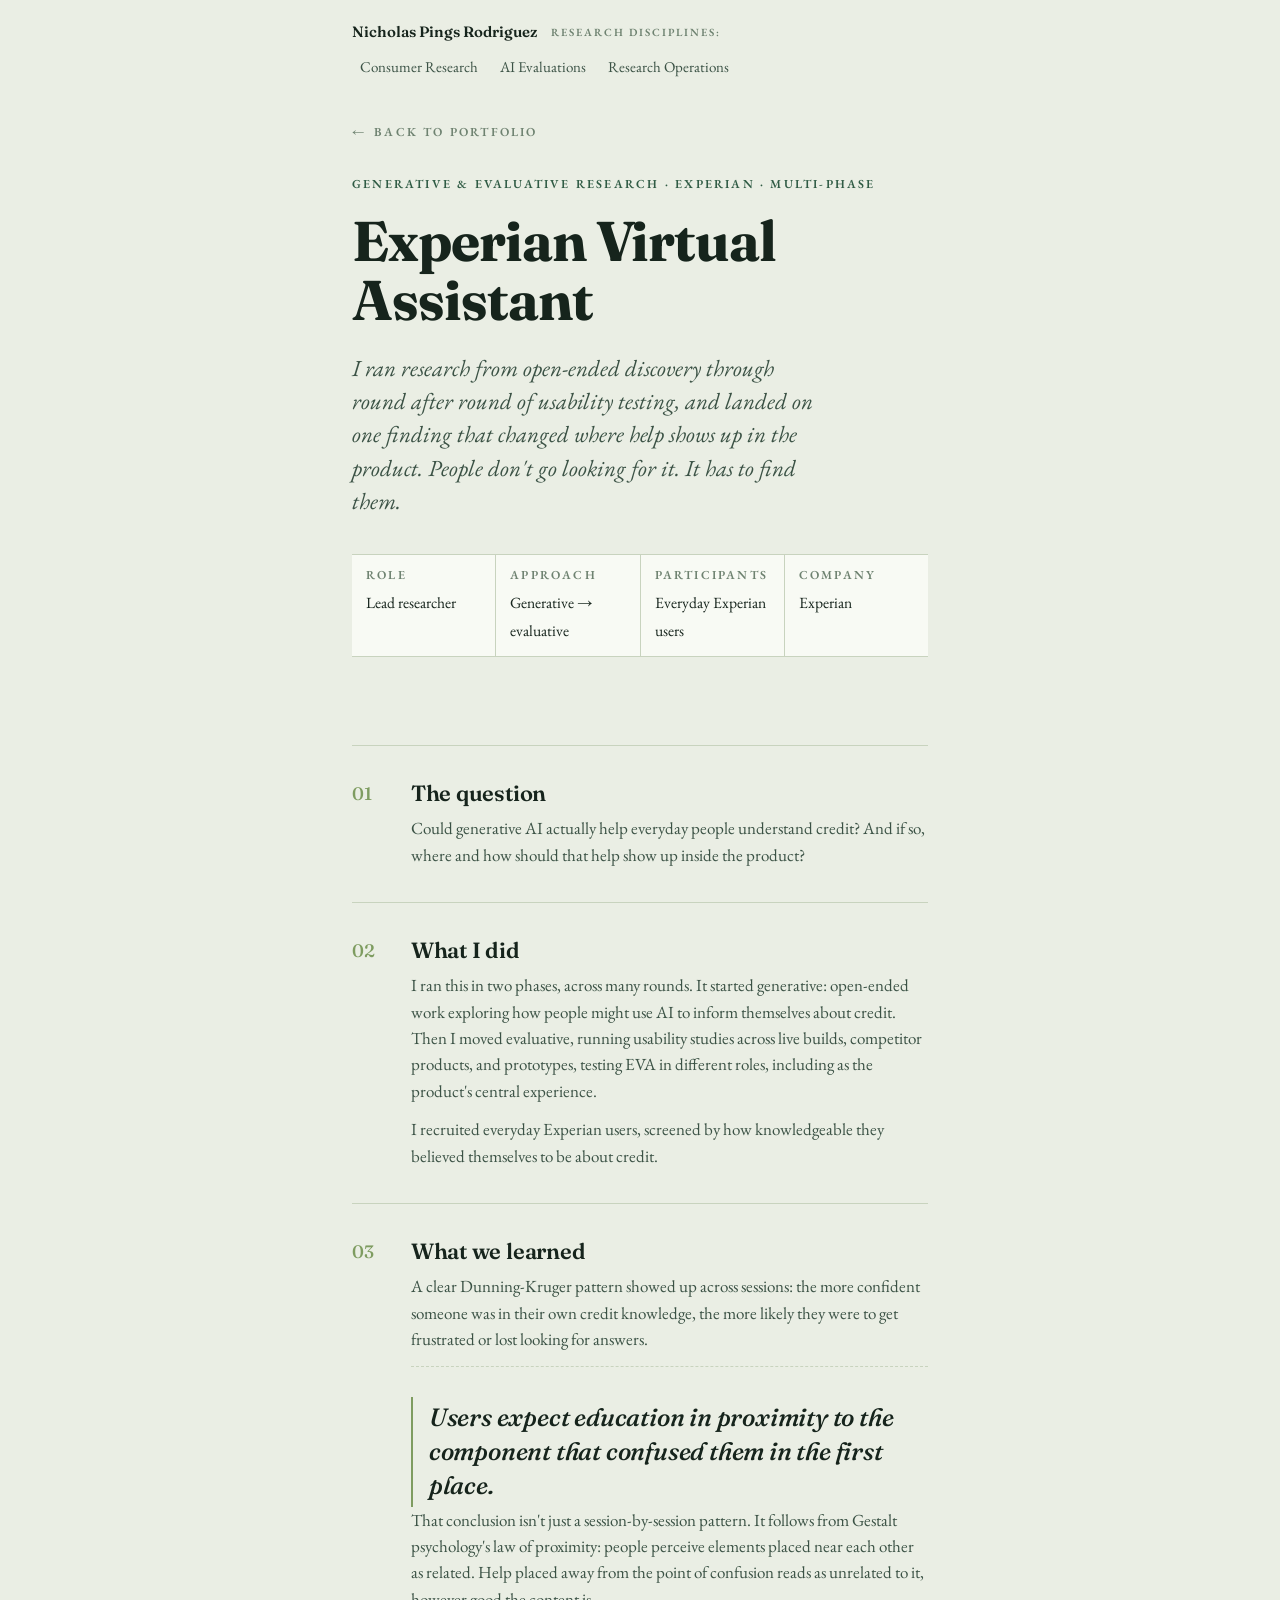
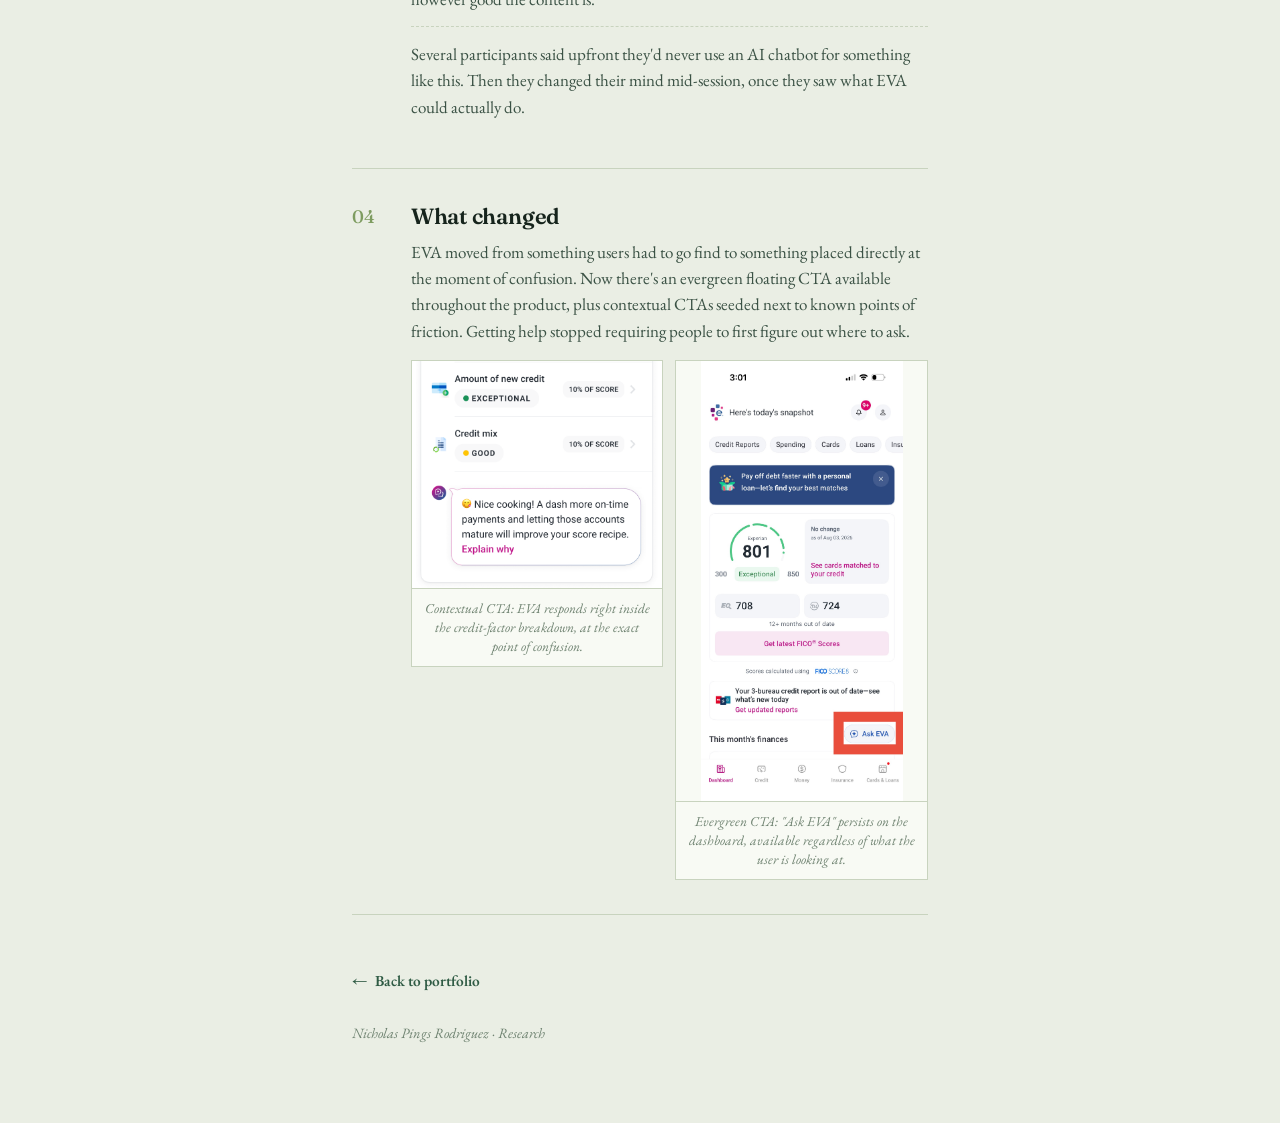
<file: experian-eva.html>
<!DOCTYPE html>
<html lang="en">
<head>
<meta charset="utf-8">
<meta name="viewport" content="width=device-width, initial-scale=1, viewport-fit=cover">
<meta name="color-scheme" content="light only">
<meta name="supported-color-schemes" content="light">
<title>Experian Virtual Assistant — Case Study — Nicholas Pings Rodriguez</title>
<meta name="description" content="Multi-round research on integrating generative AI into Experian's consumer experience, from open-ended discovery through hands-on usability testing.">
<link rel="preconnect" href="https://fonts.googleapis.com">
<link rel="preconnect" href="https://fonts.gstatic.com" crossorigin>
<link href="https://fonts.googleapis.com/css2?family=EB+Garamond:ital,wght@0,400..600;1,400..500&family=Fraunces:opsz,wght@9..144,300..800&display=swap" rel="stylesheet">
<link rel="stylesheet" href="assets/css/disc-nav.css">
<script src="assets/js/back-link.js" defer></script>
<style>
  :root{
    color-scheme: only light;
    --paper:#EAEEE4;
    --card:#F8FAF4;
    --ink:#16241C;
    --ink-soft:#3B5245;
    --muted:#6E8270;
    --rule:#C8D3BE;
    --pine:#2F5B44;
    --moss:#7E9C60;
    --leaf:#CFE2A6;
    --pad:clamp(22px,6vw,72px);
  }

  *{box-sizing:border-box;}
  html,body{margin:0;padding:0;max-width:100%;overflow-x:hidden;}
  html{background-color:var(--paper);background-image:linear-gradient(var(--paper),var(--paper));}
  body{
    background-color:transparent;color:var(--ink);
    font-family:"EB Garamond",Garamond,Georgia,serif;
    font-size:clamp(17px,1.05vw,19px);line-height:1.6;
    -webkit-font-smoothing:antialiased;-webkit-text-size-adjust:100%;
  }
  .page{background-color:var(--paper);background-image:linear-gradient(var(--paper),var(--paper));}
  a{color:inherit;}
  h1,h2{overflow-wrap:break-word;}

  .label{font-weight:600;font-size:.72em;letter-spacing:.18em;text-transform:uppercase;line-height:1.4;}
  .wrap{max-width:720px;margin:0 auto;padding:0 var(--pad);}

  .rise{opacity:0;transform:translateY(12px);}
  .loaded .rise{opacity:1;transform:none;transition:opacity .7s ease,transform .7s cubic-bezier(.22,.7,.2,1);}
  .loaded .d1{transition-delay:.04s;}
  .loaded .d2{transition-delay:.12s;}
  .loaded .d3{transition-delay:.22s;}
  .loaded .d4{transition-delay:.32s;}

  /* ---------- back link ---------- */
  .back{
    display:inline-flex;align-items:center;gap:8px;
    padding:clamp(22px,4vw,34px) 0 0;color:var(--muted);text-decoration:none;
  }
  .back:hover{color:var(--pine);}
  .back .arrow{transition:transform .2s ease;}
  .back:hover .arrow{transform:translateX(-3px);}

  /* ---------- header ---------- */
  .case-head{padding:clamp(20px,4vw,32px) 0 clamp(28px,4vw,40px);}
  .eyebrow{color:var(--pine);margin:0 0 clamp(12px,2vw,18px);}
  h1.title{
    font-family:"Fraunces",Georgia,serif;font-weight:700;
    font-size:clamp(32px,7vw,56px);line-height:1.06;letter-spacing:-.018em;margin:0;
  }
  .dek{
    font-style:italic;color:var(--ink-soft);
    font-size:clamp(18px,2.6vw,23px);line-height:1.45;
    margin:clamp(16px,2.4vw,22px) 0 0;max-width:42ch;
  }

  /* ---------- meta strip ---------- */
  .meta{
    display:grid;grid-template-columns:repeat(4,minmax(0,1fr));gap:1px;
    background-color:var(--rule);border-top:1px solid var(--rule);border-bottom:1px solid var(--rule);
    margin-top:clamp(24px,4vw,36px);
  }
  .meta div{
    background-color:var(--card);background-image:linear-gradient(var(--card),var(--card));
    padding:12px 14px;min-width:0;
  }
  .meta .label{color:var(--muted);display:block;margin-bottom:5px;}
  .meta span:not(.label){font-size:.92em;color:var(--ink);}
  @media(max-width:600px){.meta{grid-template-columns:repeat(2,minmax(0,1fr));}}

  /* ---------- body sections ---------- */
  .sections{border-top:1px solid var(--rule);margin-top:clamp(32px,5vw,48px);}
  .section{
    display:grid;grid-template-columns:2.4em minmax(0,1fr);gap:clamp(10px,2vw,18px);
    padding:clamp(24px,3.4vw,34px) 0;border-bottom:1px solid var(--rule);
  }
  .section-num{
    font-family:"Fraunces",Georgia,serif;font-weight:500;
    font-size:clamp(15px,1.8vw,18px);color:var(--moss);line-height:1.5;
  }
  .section h2{
    font-family:"Fraunces",Georgia,serif;font-weight:600;
    font-size:clamp(18px,2.2vw,22px);letter-spacing:-.01em;margin:0 0 8px;line-height:1.25;
  }
  .section p{margin:0;color:var(--ink-soft);line-height:1.55;}
  .section p + p{margin-top:12px;}

  /* ---------- stimulus placeholders ---------- */
  .stimulus{margin-top:16px;}
  .stimulus-grid{
    display:grid;grid-template-columns:repeat(2,minmax(0,1fr));gap:12px;align-items:start;
  }
  @media(max-width:520px){.stimulus-grid{grid-template-columns:1fr;}}
  .stimulus-slot{
    aspect-ratio:4/3;border:1px dashed var(--rule);
    display:flex;align-items:center;justify-content:center;text-align:center;
    padding:14px;
  }
  .stimulus-slot span{
    font-size:.8em;font-style:italic;color:var(--muted);line-height:1.4;max-width:22ch;
  }
  .stimulus-slot.filled{
    aspect-ratio:auto;display:block;padding:0;margin:0;
    border:1px solid var(--rule);overflow:hidden;
    background-color:var(--card);background-image:linear-gradient(var(--card),var(--card));
  }
  .stimulus-slot.filled img{
    display:block;width:100%;height:auto;max-height:440px;object-fit:contain;
    background-color:var(--card);
  }
  .stimulus-slot.filled figcaption{
    padding:10px 12px;font-size:.8em;font-style:italic;color:var(--muted);
    line-height:1.4;border-top:1px solid var(--rule);
  }

  /* ---------- pull quote ---------- */
  /* ---------- distinct findings (not a connected narrative) ---------- */
  .findings{display:flex;flex-direction:column;}
  .finding{padding:14px 0;border-top:1px dashed var(--rule);}
  .finding:first-child{border-top:0;padding-top:0;}
  .finding > p:first-child{margin-top:0;}

  .pull{
    margin:16px 0 0;padding:4px 0 4px 16px;
    border-left:2px solid var(--moss);
  }
  .pull p{
    font-family:"Fraunces",Georgia,serif;font-style:italic;font-weight:500;
    font-size:clamp(19px,2.6vw,25px);line-height:1.35;color:var(--ink);
    margin:0;letter-spacing:-.008em;
  }

  /* ---------- footer ---------- */
  .case-foot{padding:clamp(32px,5vw,52px) 0 clamp(40px,6vw,64px);}
  .case-foot a{
    display:inline-flex;align-items:center;gap:8px;
    color:var(--pine);text-decoration:none;font-weight:600;font-size:.9em;
  }
  .case-foot a:hover{text-decoration:underline;}
  .colophon{margin-top:clamp(20px,3vw,28px);color:var(--muted);font-size:.84em;font-style:italic;}

  @media (prefers-reduced-motion:reduce){
    *,*::before,*::after{transition-duration:.01ms !important;}
    .rise{opacity:1;transform:none;}
  }
  a:focus-visible{outline:2px solid var(--pine);outline-offset:3px;}
</style>
<noscript><style>.rise{opacity:1;transform:none;}</style></noscript>
</head>
<body>
<div class="page">
  <div class="wrap">

    <nav class="disc-nav" aria-label="Research disciplines">
  <span class="disc-name">Nicholas Pings Rodriguez</span>
  <span class="disc-label">Research disciplines:</span>
  <div class="disc-links">
    <a href="consumer-research.html">Consumer Research</a>
    <a href="ai-evaluations.html">AI Evaluations</a>
    <a href="research-operations.html">Research Operations</a>
  </div>
</nav>

    <a class="back label rise d1" href="index.html"><span class="arrow">&larr;</span> Back to portfolio</a>

    <header class="case-head">
      <p class="eyebrow label rise d2">Generative &amp; evaluative research &middot; Experian &middot; Multi-phase</p>
      <h1 class="title rise d2">Experian Virtual Assistant</h1>
      <p class="dek rise d3">I ran research from open-ended discovery through round after round of usability testing, and landed on one finding that changed where help shows up in the product. People don't go looking for it. It has to find them.</p>

      <div class="meta rise d3">
        <div><span class="label">Role</span><span>Lead researcher</span></div>
        <div><span class="label">Approach</span><span>Generative &rarr; evaluative</span></div>
        <div><span class="label">Participants</span><span>Everyday Experian users</span></div>
        <div><span class="label">Company</span><span>Experian</span></div>
      </div>
    </header>

    <div class="sections">

      <div class="section">
        <span class="section-num">01</span>
        <div>
          <h2>The question</h2>
          <p>Could generative AI actually help everyday people understand credit? And if so, where and how should that help show up inside the product?</p>
        </div>
      </div>

      <div class="section">
        <span class="section-num">02</span>
        <div>
          <h2>What I did</h2>
          <p>I ran this in two phases, across many rounds. It started generative: open-ended work exploring how people might use AI to inform themselves about credit. Then I moved evaluative, running usability studies across live builds, competitor products, and prototypes, testing EVA in different roles, including as the product's central experience.</p>
          <p>I recruited everyday Experian users, screened by how knowledgeable they believed themselves to be about credit.</p>
        </div>
      </div>

      <div class="section">
        <span class="section-num">03</span>
        <div>
          <h2>What we learned</h2>
          <div class="findings">
            <div class="finding">
              <p>A clear Dunning-Kruger pattern showed up across sessions: the more confident someone was in their own credit knowledge, the more likely they were to get frustrated or lost looking for answers.</p>
            </div>
            <div class="finding">
              <div class="pull"><p>Users expect education in proximity to the component that confused them in the first place.</p></div>
              <p>That conclusion isn't just a session-by-session pattern. It follows from Gestalt psychology's law of proximity: people perceive elements placed near each other as related. Help placed away from the point of confusion reads as unrelated to it, however good the content is.</p>
            </div>
            <div class="finding">
              <p>Several participants said upfront they'd never use an AI chatbot for something like this. Then they changed their mind mid-session, once they saw what EVA could actually do.</p>
            </div>
          </div>
        </div>
      </div>

      <div class="section">
        <span class="section-num">04</span>
        <div>
          <h2>What changed</h2>
          <p>EVA moved from something users had to go find to something placed directly at the moment of confusion. Now there's an evergreen floating CTA available throughout the product, plus contextual CTAs seeded next to known points of friction. Getting help stopped requiring people to first figure out where to ask.</p>
          <!-- Real stimulus in place. Prototype/build shots in "What we built" above are still pending. -->
          <div class="stimulus">
            <div class="stimulus-grid">
              <figure class="stimulus-slot filled">
                <img src="eva-contextual-cta.png" alt="EVA contextual CTA surfaced next to a specific credit factor" loading="lazy">
                <figcaption>Contextual CTA: EVA responds right inside the credit-factor breakdown, at the exact point of confusion.</figcaption>
              </figure>
              <figure class="stimulus-slot filled">
                <img src="eva-evergreen-cta.jpeg" alt="Evergreen floating Ask EVA CTA on the main dashboard" loading="lazy">
                <figcaption>Evergreen CTA: "Ask EVA" persists on the dashboard, available regardless of what the user is looking at.</figcaption>
              </figure>
            </div>
          </div>
        </div>
      </div>

    </div>

    <footer class="case-foot">
      <a href="index.html"><span class="arrow">&larr;</span> Back to portfolio</a>
      <p class="colophon">Nicholas Pings Rodriguez &middot; Research</p>
    </footer>

  </div>
</div>
<script>
  document.body.classList.add('loaded');
</script>
</body>
</html>
</file>
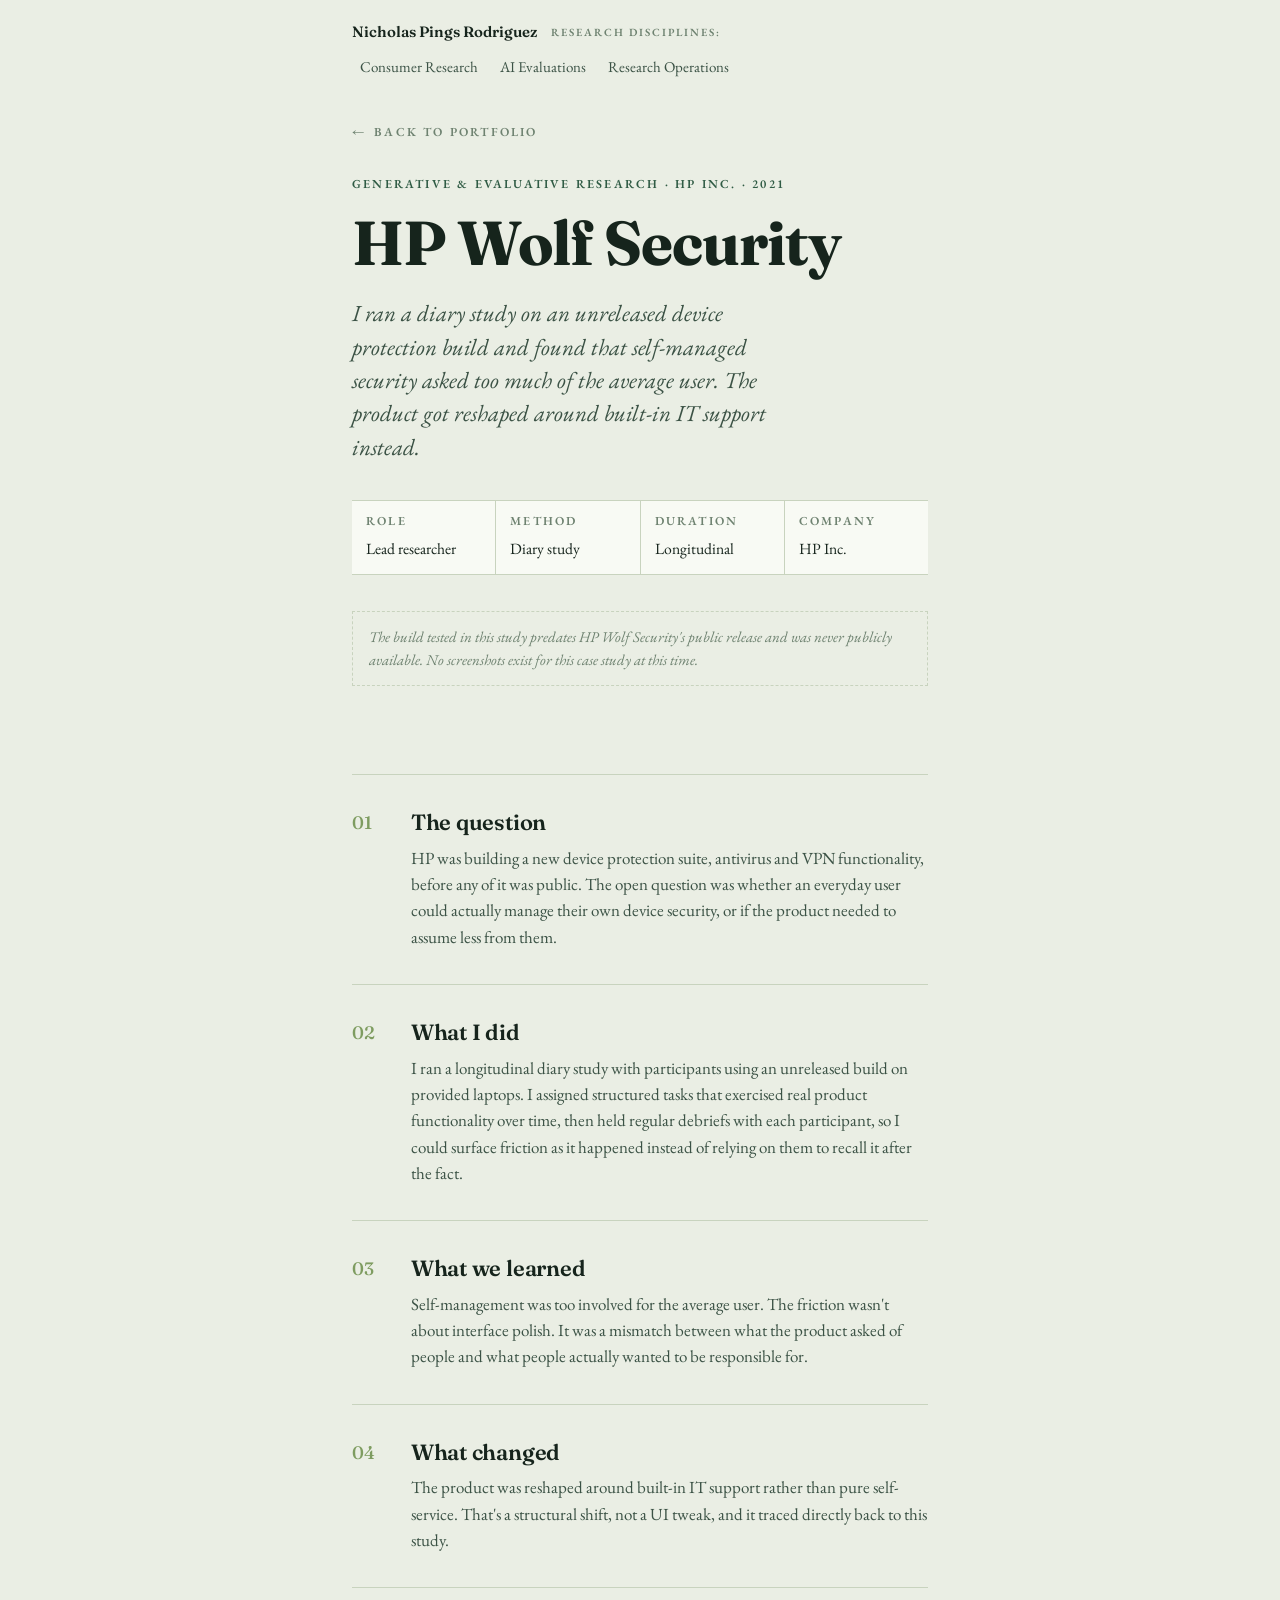
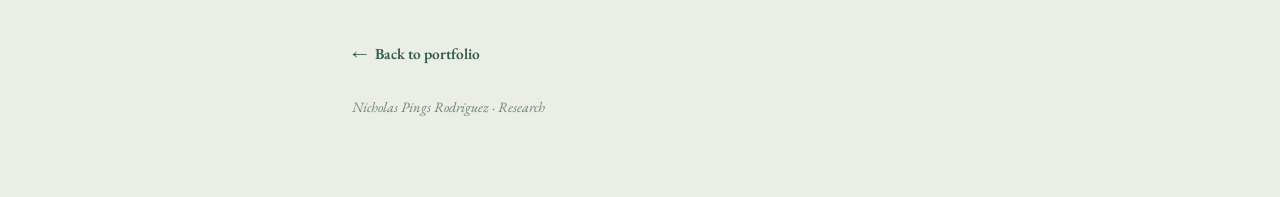
<file: hp-wolf-security.html>
<!DOCTYPE html>
<html lang="en">
<head>
<meta charset="utf-8">
<meta name="viewport" content="width=device-width, initial-scale=1, viewport-fit=cover">
<meta name="color-scheme" content="light only">
<meta name="supported-color-schemes" content="light">
<title>HP Wolf Security — Case Study — Nicholas Pings Rodriguez</title>
<meta name="description" content="Diary study research that reshaped an unreleased HP device protection product around built-in IT support.">
<link rel="preconnect" href="https://fonts.googleapis.com">
<link rel="preconnect" href="https://fonts.gstatic.com" crossorigin>
<link href="https://fonts.googleapis.com/css2?family=EB+Garamond:ital,wght@0,400..600;1,400..500&family=Fraunces:opsz,wght@9..144,300..800&display=swap" rel="stylesheet">
<link rel="stylesheet" href="assets/css/disc-nav.css">
<script src="assets/js/back-link.js" defer></script>
<style>
  :root{
    color-scheme: only light;
    --paper:#EAEEE4;
    --card:#F8FAF4;
    --ink:#16241C;
    --ink-soft:#3B5245;
    --muted:#6E8270;
    --rule:#C8D3BE;
    --pine:#2F5B44;
    --moss:#7E9C60;
    --leaf:#CFE2A6;
    --pad:clamp(22px,6vw,72px);
  }

  *{box-sizing:border-box;}
  html,body{margin:0;padding:0;max-width:100%;overflow-x:hidden;}
  html{background-color:var(--paper);background-image:linear-gradient(var(--paper),var(--paper));}
  body{
    background-color:transparent;color:var(--ink);
    font-family:"EB Garamond",Garamond,Georgia,serif;
    font-size:clamp(17px,1.05vw,19px);line-height:1.6;
    -webkit-font-smoothing:antialiased;-webkit-text-size-adjust:100%;
  }
  .page{background-color:var(--paper);background-image:linear-gradient(var(--paper),var(--paper));}
  a{color:inherit;}
  h1,h2{overflow-wrap:break-word;}

  .label{font-weight:600;font-size:.72em;letter-spacing:.18em;text-transform:uppercase;line-height:1.4;}
  .wrap{max-width:720px;margin:0 auto;padding:0 var(--pad);}

  .rise{opacity:0;transform:translateY(12px);}
  .loaded .rise{opacity:1;transform:none;transition:opacity .7s ease,transform .7s cubic-bezier(.22,.7,.2,1);}
  .loaded .d1{transition-delay:.04s;}
  .loaded .d2{transition-delay:.12s;}
  .loaded .d3{transition-delay:.22s;}
  .loaded .d4{transition-delay:.32s;}

  /* ---------- back link ---------- */
  .back{
    display:inline-flex;align-items:center;gap:8px;
    padding:clamp(22px,4vw,34px) 0 0;color:var(--muted);text-decoration:none;
  }
  .back:hover{color:var(--pine);}
  .back .arrow{transition:transform .2s ease;}
  .back:hover .arrow{transform:translateX(-3px);}

  /* ---------- header ---------- */
  .case-head{padding:clamp(20px,4vw,32px) 0 clamp(28px,4vw,40px);}
  .eyebrow{color:var(--pine);margin:0 0 clamp(12px,2vw,18px);}
  h1.title{
    font-family:"Fraunces",Georgia,serif;font-weight:700;
    font-size:clamp(34px,7.5vw,62px);line-height:1.04;letter-spacing:-.018em;margin:0;
  }
  .dek{
    font-style:italic;color:var(--ink-soft);
    font-size:clamp(18px,2.6vw,23px);line-height:1.45;
    margin:clamp(16px,2.4vw,22px) 0 0;max-width:38ch;
  }

  /* ---------- meta strip ---------- */
  .meta{
    display:grid;grid-template-columns:repeat(4,minmax(0,1fr));gap:1px;
    background-color:var(--rule);border-top:1px solid var(--rule);border-bottom:1px solid var(--rule);
    margin-top:clamp(24px,4vw,36px);
  }
  .meta div{
    background-color:var(--card);background-image:linear-gradient(var(--card),var(--card));
    padding:12px 14px;min-width:0;
  }
  .meta .label{color:var(--muted);display:block;margin-bottom:5px;}
  .meta span:not(.label){font-size:.92em;color:var(--ink);}
  @media(max-width:600px){.meta{grid-template-columns:repeat(2,minmax(0,1fr));}}

  /* ---------- confidentiality note ---------- */
  .note{
    margin:clamp(24px,4vw,36px) 0 0;padding:14px 16px;
    border:1px dashed var(--rule);
    font-size:.88em;line-height:1.5;font-style:italic;color:var(--muted);
  }

  /* ---------- body sections ---------- */
  .sections{border-top:1px solid var(--rule);margin-top:clamp(32px,5vw,48px);}
  .section{
    display:grid;grid-template-columns:2.4em minmax(0,1fr);gap:clamp(10px,2vw,18px);
    padding:clamp(24px,3.4vw,34px) 0;border-bottom:1px solid var(--rule);
  }
  .section-num{
    font-family:"Fraunces",Georgia,serif;font-weight:500;
    font-size:clamp(15px,1.8vw,18px);color:var(--moss);line-height:1.5;
  }
  .section h2{
    font-family:"Fraunces",Georgia,serif;font-weight:600;
    font-size:clamp(18px,2.2vw,22px);letter-spacing:-.01em;margin:0 0 8px;line-height:1.25;
  }
  .section p{margin:0;color:var(--ink-soft);line-height:1.55;}

  /* ---------- footer ---------- */
  .case-foot{padding:clamp(32px,5vw,52px) 0 clamp(40px,6vw,64px);}
  .case-foot a{
    display:inline-flex;align-items:center;gap:8px;
    color:var(--pine);text-decoration:none;font-weight:600;font-size:.9em;
  }
  .case-foot a:hover{text-decoration:underline;}
  .colophon{margin-top:clamp(20px,3vw,28px);color:var(--muted);font-size:.84em;font-style:italic;}

  @media (prefers-reduced-motion:reduce){
    *,*::before,*::after{transition-duration:.01ms !important;}
    .rise{opacity:1;transform:none;}
  }
  a:focus-visible{outline:2px solid var(--pine);outline-offset:3px;}
</style>
<noscript><style>.rise{opacity:1;transform:none;}</style></noscript>
</head>
<body>
<div class="page">
  <div class="wrap">

    <nav class="disc-nav" aria-label="Research disciplines">
  <span class="disc-name">Nicholas Pings Rodriguez</span>
  <span class="disc-label">Research disciplines:</span>
  <div class="disc-links">
    <a href="consumer-research.html">Consumer Research</a>
    <a href="ai-evaluations.html">AI Evaluations</a>
    <a href="research-operations.html">Research Operations</a>
  </div>
</nav>

    <a class="back label rise d1" href="index.html"><span class="arrow">&larr;</span> Back to portfolio</a>

    <header class="case-head">
      <p class="eyebrow label rise d2">Generative &amp; evaluative research &middot; HP Inc. &middot; 2021</p>
      <h1 class="title rise d2">HP Wolf Security</h1>
      <p class="dek rise d3">I ran a diary study on an unreleased device protection build and found that self-managed security asked too much of the average user. The product got reshaped around built-in IT support instead.</p>

      <div class="meta rise d3">
        <div><span class="label">Role</span><span>Lead researcher</span></div>
        <div><span class="label">Method</span><span>Diary study</span></div>
        <div><span class="label">Duration</span><span>Longitudinal</span></div>
        <div><span class="label">Company</span><span>HP Inc.</span></div>
      </div>

      <p class="note rise d4">The build tested in this study predates HP Wolf Security's public release and was never publicly available. No screenshots exist for this case study at this time.</p>
    </header>

    <div class="sections">

      <div class="section">
        <span class="section-num">01</span>
        <div>
          <h2>The question</h2>
          <p>HP was building a new device protection suite, antivirus and VPN functionality, before any of it was public. The open question was whether an everyday user could actually manage their own device security, or if the product needed to assume less from them.</p>
        </div>
      </div>

      <div class="section">
        <span class="section-num">02</span>
        <div>
          <h2>What I did</h2>
          <p>I ran a longitudinal diary study with participants using an unreleased build on provided laptops. I assigned structured tasks that exercised real product functionality over time, then held regular debriefs with each participant, so I could surface friction as it happened instead of relying on them to recall it after the fact.</p>
        </div>
      </div>

      <div class="section">
        <span class="section-num">03</span>
        <div>
          <h2>What we learned</h2>
          <p>Self-management was too involved for the average user. The friction wasn't about interface polish. It was a mismatch between what the product asked of people and what people actually wanted to be responsible for.</p>
        </div>
      </div>

      <div class="section">
        <span class="section-num">04</span>
        <div>
          <h2>What changed</h2>
          <p>The product was reshaped around built-in IT support rather than pure self-service. That's a structural shift, not a UI tweak, and it traced directly back to this study.</p>
        </div>
      </div>

    </div>

    <footer class="case-foot">
      <a href="index.html"><span class="arrow">&larr;</span> Back to portfolio</a>
      <p class="colophon">Nicholas Pings Rodriguez &middot; Research</p>
    </footer>

  </div>
</div>
<script>
  document.body.classList.add('loaded');
</script>
</body>
</html>
</file>
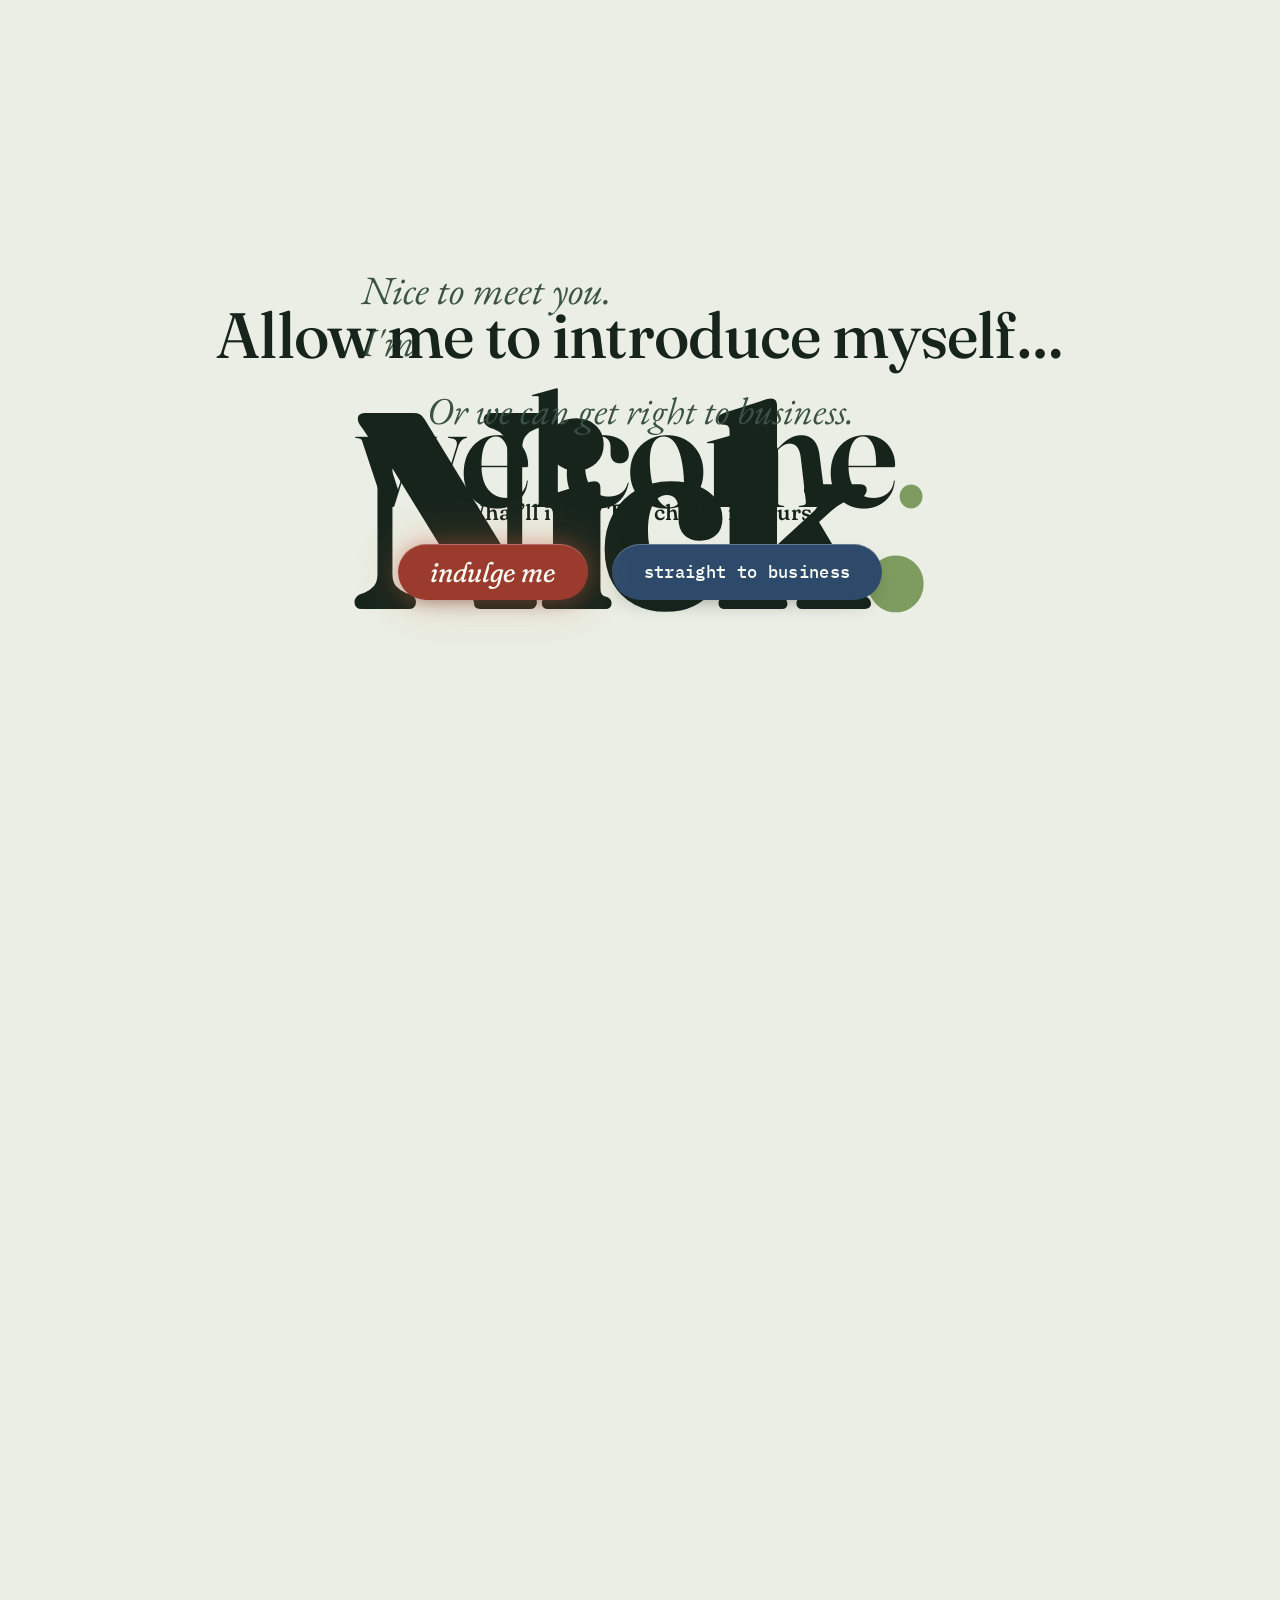
<file: intro.html>
<!DOCTYPE html>
<html lang="en">
<head>
<meta charset="utf-8">
<meta name="viewport" content="width=device-width, initial-scale=1, viewport-fit=cover">
<meta name="color-scheme" content="light only">
<meta name="supported-color-schemes" content="light">
<title>Nicholas Pings Rodriguez &middot; Welcome</title>
<meta name="description" content="Welcome. Nice to meet you, I'm Nick. A short introduction before the work.">
<link rel="preconnect" href="https://fonts.googleapis.com">
<link rel="preconnect" href="https://fonts.gstatic.com" crossorigin>
<link href="https://fonts.googleapis.com/css2?family=EB+Garamond:ital,wght@0,400..600;1,400..500&family=Fraunces:ital,opsz,wght,SOFT,WONK@0,9..144,300..800,0..100,0..1;1,9..144,300..800,0..100,0..1&family=IBM+Plex+Mono:wght@400;500&display=swap" rel="stylesheet">
<script>
  // Progressive enhancement flags. No JS = static stack (PRD section 6).
  (function(d){
    d.classList.add('js');
    if(!(window.CSS && CSS.supports && CSS.supports('animation-timeline: scroll()'))) d.classList.add('fb');
  })(document.documentElement);
</script>
<style>
  :root{
    color-scheme: only light;
    --paper:#EAEEE4;
    --card:#F8FAF4;
    --ink:#16241C;
    --ink-soft:#3B5245;
    --muted:#6E8270;
    --rule:#C8D3BE;
    --pine:#2F5B44;
    --moss:#7E9C60;
    --leaf:#CFE2A6;
    --rec:#B0703A;
    --pad:clamp(22px,6vw,72px);
    /* intro-only tokens (PRD section 1) */
    --pill-red:#9A3B2E;
    --pill-blue:#2E4A6B;
    /* addendum tokens (PRD section 15) */
    --glow-ember:196,84,58;
    --glow-warm:222,132,84;
    --px-skin:#C9946E;
  }

  *{box-sizing:border-box;}
  /* overflow-x:clip, never hidden: hidden breaks sticky + the root scroll timeline */
  html,body{margin:0;padding:0;max-width:100%;overflow-x:clip;}
  /* No scroll-snap: proximity snap pulled single wheel notches back to p=0 and trapped
     mouse-wheel users on scene 1. The timeline's hold zones (0-10, 40-60, 90-100%) give rest points. */
  html{background-color:var(--paper);}
  body{
    color:var(--ink);
    font-family:"EB Garamond",Garamond,Georgia,serif;
    font-size:clamp(17px,1.05vw,19px);line-height:1.6;
    -webkit-font-smoothing:antialiased;-webkit-text-size-adjust:100%;
  }
  a{color:inherit;}

  /* ================= skip link ================= */
  .skip{
    position:absolute;left:12px;top:12px;z-index:20;
    font-family:"IBM Plex Mono",monospace;font-size:14px;
    padding:10px 14px;border:1px solid var(--rule);border-radius:6px;
    background-color:var(--card);color:var(--ink);text-decoration:none;
    clip-path:inset(50%);width:1px;height:1px;overflow:hidden;white-space:nowrap;
  }
  .skip:focus{clip-path:none;width:auto;height:auto;overflow:visible;}

  /* ================= base: static stack (reduced motion / no JS) ================= */
  .track{position:relative;}
  .scene{
    min-height:100svh;display:grid;place-items:center;
    padding:clamp(48px,8svh,96px) var(--pad);text-align:center;
  }

  /* scene 1 */
  .welcome{
    font-family:"Fraunces",Georgia,serif;font-weight:600;
    font-variation-settings:"opsz" 144;
    font-size:clamp(56px,15vw,160px);line-height:1;letter-spacing:-.02em;
    margin:0;color:var(--ink);
  }
  .dot{color:var(--moss);}

  /* scene 2 */
  .meet{margin:0;text-align:left;font-weight:400;}
  .meet .line{
    display:block;font-style:italic;color:var(--ink-soft);
    font-size:clamp(22px,4.4vw,40px);line-height:1.2;
  }
  .meet .line + .line{margin-top:.1em;}
  .logotype{
    display:block;white-space:nowrap;
    font-family:"Fraunces",Georgia,serif;font-style:normal;font-weight:800;
    font-variation-settings:"opsz" 144, "SOFT" 50, "WONK" 0;
    font-size:min(clamp(96px,30vw,280px),40svh);
    letter-spacing:-.045em;line-height:.9;color:var(--ink);
    margin:.06em 0 0 -.04em;
  }
  /* PRD said -0.03em; at Fraunces 800 that overlaps the k's leg. +0.012em tucks it with a clean ~3px gap at 280px. */
  .logotype .dot{display:inline-block;margin-left:.012em;transform-origin:50% 80%;}

  /* scene 3 */
  .choice{max-width:900px;width:100%;}
  .ask{
    font-family:"Fraunces",Georgia,serif;font-weight:500;
    font-size:clamp(30px,5.6vw,64px);line-height:1.08;letter-spacing:-.015em;
    margin:0;color:var(--ink);text-wrap:balance;
  }
  .or{
    font-style:italic;color:var(--ink-soft);
    font-size:clamp(22px,3.6vw,38px);line-height:1.25;
    margin:clamp(10px,1.6vw,18px) 0 0;text-wrap:balance;
  }
  /* prompt labels the pills: big gap above, small gap below (PRD 16.1, 16.2) */
  .prompt{
    margin:clamp(40px, 7svh, 72px) 0 0;
    font-family:"Fraunces",Georgia,serif;font-weight:500;font-style:normal;
    font-variation-settings:"opsz" 24, "SOFT" 100;
    font-size:clamp(18px,1.9vw,22px);line-height:1.3;letter-spacing:.01em;
    color:var(--ink);text-wrap:balance;
  }
  .pills{
    display:flex;gap:24px;justify-content:center;align-items:center;flex-wrap:wrap;
    margin-top:clamp(14px, 2svh, 20px);
  }
  .pill{
    display:inline-flex;align-items:center;justify-content:center;
    min-height:56px;padding:0 32px;border:0;border-radius:999px;
    color:var(--card);text-decoration:none;cursor:pointer;line-height:1.1;
    box-shadow:inset 0 1px 0 rgba(255,255,255,.25),0 8px 20px -10px rgba(22,36,28,.5);
    transition:transform .18s cubic-bezier(.22,.7,.2,1),box-shadow .18s ease;
    -webkit-tap-highlight-color:transparent;
  }
  .pill-red{
    background-color:var(--pill-red);
    font-family:"Fraunces",Georgia,serif;font-style:italic;font-weight:400;
    font-variation-settings:"opsz" 72, "SOFT" 100, "WONK" 1;
    font-size:clamp(22px,2.4vw,28px);
    position:relative;
  }
  /* "tempting": a soft ember glow on its own layer so only opacity animates (PRD 16.3) */
  .pill-red::before{
    content:"";position:absolute;inset:0;border-radius:inherit;pointer-events:none;
    box-shadow:
      0 0 18px 2px  rgba(var(--glow-ember), .38),
      0 0 44px 10px rgba(var(--glow-warm),  .20);
    opacity:.85;
  }
  @media (prefers-reduced-motion:no-preference){
    .pill-red::before{animation:ember 3.2s ease-in-out infinite alternate;}
  }
  @keyframes ember{from{opacity:.55;}to{opacity:1;}}
  @media (hover:hover){.pill-red:hover::before{animation:none;opacity:1;}}
  .pill-red:focus-visible::before{animation:none;opacity:1;}
  .pill-blue{
    background-color:var(--pill-blue);
    font-family:"IBM Plex Mono",monospace;font-weight:500;
    font-size:clamp(15px,1.4vw,17px);letter-spacing:.02em;
  }
  @media (hover:hover){
    .pill:hover{transform:translateY(-2px);box-shadow:inset 0 1px 0 rgba(255,255,255,.25),0 12px 24px -10px rgba(22,36,28,.55);}
  }
  .pill:active{transform:scale(.98);}
  @media (max-width:559px){
    .pills{flex-direction:column;gap:14px;}
    .pill{width:100%;max-width:320px;min-height:52px;}
  }

  /* ================= idle nudge ================= */
  .nudge{
    position:fixed;left:50%;bottom:calc(24px + env(safe-area-inset-bottom));z-index:10;
    transform:translate(-50%,16px);opacity:0;
    display:inline-flex;align-items:center;gap:8px;
    padding:10px 18px;border:1px solid var(--rule);border-radius:999px;
    background-color:var(--card);color:var(--ink-soft);
    font-family:"EB Garamond",Garamond,Georgia,serif;font-style:italic;font-size:18px;line-height:1.2;
    cursor:pointer;white-space:nowrap;
    transition:opacity .4s ease,transform .4s cubic-bezier(.22,.7,.2,1);
  }
  .nudge[hidden]{display:none;}
  .nudge.is-shown{opacity:1;transform:translate(-50%,0);}
  .nudge.is-leaving{opacity:0;transition-duration:.25s;}
  .nudge .arrow{color:var(--moss);font-style:normal;display:inline-block;}

  a:focus-visible,button:focus-visible{outline:2px solid var(--pine);outline-offset:3px;}

  /* ================= motion: sticky stage, scenes layered ================= */
  @media (prefers-reduced-motion:no-preference){
    html.js .track{height:300svh;}
    html.js .stage{position:sticky;top:0;height:100svh;overflow:clip;}
    html.js .scene{position:absolute;inset:0;min-height:0;}
    html.js .scene-3{pointer-events:none;}
    html.js .stage.is-live .scene-3{pointer-events:auto;}

    .scene-1 .welcome{animation:intro-load .6s cubic-bezier(.22,.7,.2,1) both;}
    .nudge .arrow{animation:bob 2s ease-in-out infinite;}

    /* ---- scroll-driven scrub: keyframe % == scroll progress p (PRD section 3) ---- */
    @supports (animation-timeline: scroll()){
      html.js .scene-1{
        animation:s1 linear both;
        animation-timeline: scroll(root block);
      }
      html.js .scene-2{
        animation:s2 linear both;
        animation-timeline: scroll(root block);
      }
      html.js .logotype .dot{
        animation:dot-pop linear both;
        animation-timeline: scroll(root block);
      }
      html.js .scene-3{
        animation:s3 linear both;
        animation-timeline: scroll(root block);
      }
      html.js .ask{
        animation:s3-ask linear both;
        animation-timeline: scroll(root block);
      }
      html.js .or{
        animation:s3-or linear both;
        animation-timeline: scroll(root block);
      }
      html.js .prompt,html.js .pills{
        animation:s3-pills linear both;
        animation-timeline: scroll(root block);
      }
    }

    /* ---- fallback (no animation-timeline): discrete crossfade keyed on data-scene ---- */
    html.fb .scene{opacity:0;transform:translateY(4svh);transition:opacity .5s ease,transform .5s cubic-bezier(.22,.7,.2,1);}
    html.fb .stage[data-scene="1"] .scene-1,
    html.fb .stage[data-scene="2"] .scene-2,
    html.fb .stage[data-scene="3"] .scene-3{opacity:1;transform:none;}
  }

  @keyframes intro-load{from{opacity:0;transform:translateY(12px);}to{opacity:1;transform:none;}}
  @keyframes bob{0%,100%{transform:translateY(0);}50%{transform:translateY(4px);}}

  /* Ranges match the PRD (out 10-40, in 10-40, out 60-90). Mid keyframes shape the
     curves so the outgoing scene is mostly gone before the incoming one is mostly
     there; a straight linear crossfade stacks two half-opaque lockups at p=25%. */
  @keyframes s1{
    0%,10%{opacity:1;transform:none;}
    26%{opacity:.08;transform:translateY(-9svh) scale(.94);}
    40%,100%{opacity:0;transform:translateY(-12svh) scale(.92);}
  }
  @keyframes s2{
    0%,10%{opacity:0;transform:translateY(10svh);}
    24%{opacity:.08;transform:translateY(6svh);}
    40%,60%{opacity:1;transform:none;}
    74%{opacity:.08;transform:translateY(-9svh);}
    90%,100%{opacity:0;transform:translateY(-12svh);}
  }
  @keyframes dot-pop{
    0%,32%{transform:scale(0);}
    40%,100%{transform:scale(1);}
  }
  @keyframes s3{
    0%,60%{opacity:0;}
    66%,100%{opacity:1;}
  }
  @keyframes s3-ask{
    0%,60%{opacity:0;transform:translateY(8svh);}
    70%{opacity:.12;transform:translateY(5svh);}
    80%,100%{opacity:1;transform:none;}
  }
  @keyframes s3-or{
    0%,68%{opacity:0;transform:translateY(8svh);}
    86%,100%{opacity:1;transform:none;}
  }
  @keyframes s3-pills{
    0%,80%{opacity:0;transform:translateY(6svh);}
    90%,100%{opacity:1;transform:none;}
  }

  /* ================= act two: "indulge me" (PRD section 17) ================= */
  .vh{position:absolute;width:1px;height:1px;margin:-1px;padding:0;overflow:hidden;clip-path:inset(50%);white-space:nowrap;border:0;}
  .act2{
    position:fixed;inset:0;z-index:15;
    background-color:var(--paper);overflow-y:auto;overscroll-behavior:contain;
  }
  .act2[hidden]{display:none;}
  .curtain{
    position:absolute;inset:0;z-index:2;
    display:grid;place-items:center;padding:0 var(--pad);text-align:center;
    background-color:var(--pill-red);
    background-image:repeating-linear-gradient(90deg,
      rgba(22,36,28,0) 0px, rgba(22,36,28,.16) 28px, rgba(22,36,28,0) 56px);   /* soft pleats */
    box-shadow:inset 0 -10px 0 rgba(22,36,28,.28),                        /* hem */
               0 18px 36px -12px rgba(22,36,28,.45);                      /* weight under the hem */
  }
  .curtain[hidden]{display:none;}
  .liked{
    margin:0;max-width:14ch;
    font-family:"Fraunces",Georgia,serif;font-style:italic;font-weight:400;
    font-variation-settings:"opsz" 144, "SOFT" 100, "WONK" 1;
    font-size:clamp(36px,7vw,88px);line-height:1.05;letter-spacing:-.01em;
    color:var(--card);text-wrap:balance;
  }
  .liked:focus{outline:none;}
  .liked .dot{color:var(--leaf);}
  .act2.is-playing .curtain{
    animation:curtain-in 280ms ease-out both,
              curtain-raise 900ms cubic-bezier(.7,0,.2,1) 2250ms both;
  }
  .act2.is-playing .liked{animation:liked-in 500ms cubic-bezier(.22,.7,.2,1) 250ms both;}
  @keyframes curtain-in{from{opacity:0;}to{opacity:1;}}
  @keyframes liked-in{from{opacity:0;transform:translateY(12px);}to{opacity:1;transform:none;}}
  @keyframes curtain-raise{from{transform:translateY(0);}to{transform:translateY(calc(-100% - 48px));}}

  .fork-scene{
    min-height:100%;display:grid;grid-template-rows:auto 1fr auto;justify-items:center;text-align:center;
    padding:max(env(safe-area-inset-top), clamp(28px,7svh,80px)) var(--pad)
            calc(clamp(20px,4svh,40px) + env(safe-area-inset-bottom));
  }
  /* The fork scene must not paint at all while the curtain plays: curtain-in fades the
     curtain up from opacity 0 (fork showed through for ~280ms) and curtain-raise uncovers
     the fork bottom-up from ~2.3s. Hidden until finish() drops .is-playing, then it fades in. */
  .act2.is-playing .fork-scene{opacity:0;}
  .fork-scene{transition-property:opacity;}
  /* visibility only with motion on: the reduced-motion rule forces a .01ms transition on every
     element, so descendants would briefly inherit-transition 'hidden' and finish() could not
     focus #where-title. Reduced motion has no fade or raise anyway: the opaque curtain cuts. */
  @media (prefers-reduced-motion:no-preference){
    .act2.is-playing .fork-scene{visibility:hidden;}
    .fork-scene{transition:opacity 320ms ease-out;}
  }
  #where-title{
    margin:0;font-family:"Fraunces",Georgia,serif;font-weight:500;
    font-size:clamp(30px,5vw,56px);line-height:1.08;letter-spacing:-.015em;
    color:var(--ink);text-wrap:balance;
  }
  #where-title:focus{outline:none;}
  .fork{align-self:center;width:min(100%, 720px, max(200px, calc((100svh - 300px) * 1.5)));}
  .road{display:block;width:100%;height:auto;aspect-ratio:3/2;}
  .prongs{display:flex;justify-content:space-between;align-items:flex-end;gap:8px;flex-wrap:nowrap;margin:28px 0 6px;}
  .prong{
    --prong-c:var(--pine);                       /* research */
    position:relative;min-height:44px;padding:10px 16px;
    font-family:"IBM Plex Mono",monospace;font-weight:500;font-size:16px;letter-spacing:.04em;line-height:1.2;
    color:var(--ink);background-color:var(--card);
    border:2px solid var(--ink);border-radius:0;          /* square, pixel corners */
    box-shadow:4px 4px 0 0 var(--prong-c);                 /* hard pixel shadow = a raised key */
    cursor:pointer;-webkit-tap-highlight-color:transparent;
    transition:transform .12s steps(2),box-shadow .12s steps(2);
  }
  .prong[data-prong="technology"]{--prong-c:var(--pill-blue);}
  .prong[data-prong="passion"]{--prong-c:var(--pill-red);}
  @media (hover:hover){
    .prong:hover{transform:translate(-2px,-2px);box-shadow:6px 6px 0 0 var(--prong-c);}
  }
  .prong:focus-visible{transform:translate(-2px,-2px);box-shadow:6px 6px 0 0 var(--prong-c);
                       outline:2px solid var(--pine);outline-offset:3px;}
  .prong:active{transform:translate(2px,2px);box-shadow:2px 2px 0 0 var(--prong-c);}
  /* pixel pointer above the hovered/focused chip */
  .prong::after{
    content:"\25BC";content:"\25BC" / "";   /* empty alt text: decorative, keeps it out of the button name */
    position:absolute;left:50%;bottom:calc(100% + 6px);
    transform:translateX(-50%);font-size:10px;line-height:1;color:var(--prong-c);
    opacity:0;pointer-events:none;
  }
  @media (hover:hover){.prong:hover::after{opacity:1;}}
  .prong:focus-visible::after{opacity:1;}
  .fork-status{
    margin:16px 0 0;min-height:1.6em;
    font-style:italic;color:var(--ink-soft);font-size:clamp(17px,1.6vw,19px);
  }
  .avatar{transition:transform .2s steps(2);}
  .avatar[data-look="research"]{transform:translate(-2px,0);}
  .avatar[data-look="technology"]{transform:translate(0,-1px);}
  .avatar[data-look="passion"]{transform:translate(2px,0);}
  @media (prefers-reduced-motion:no-preference){
    .prong:hover::after,.prong:focus-visible::after{animation:caret .8s steps(1,end) infinite;}
    .avatar-body{animation:idle 1.6s steps(1,end) infinite;}
    /* backwards, not both: a held transform would override the hover/focus lift */
    .prongs.is-revealed .prong{animation:pop 240ms steps(3) backwards;}
    .prongs.is-revealed .prong:nth-child(2){animation-delay:120ms;}
    .prongs.is-revealed .prong:nth-child(3){animation-delay:240ms;}
  }
  @keyframes caret{0%,100%{transform:translate(-50%,0);}50%{transform:translate(-50%,-2px);}}
  @keyframes idle{0%,100%{transform:none;}50%{transform:translateY(-1px);}}
  @keyframes pop{from{transform:scale(.9);opacity:0;}to{transform:none;opacity:1;}}

  @media (max-width:559px){
    .prong{font-size:15px;padding:10px 12px;}
  }
  @media (max-width:359px){
    .prong{font-size:14px;padding:8px;letter-spacing:0;}
  }
  /* short screens (landscape phones): PRD 16.2 + 17.4 */
  @media (max-height:500px){
    .scene-3{padding-block:16px;}
    .prompt{margin-top:18px;}
    .pills{margin-top:10px;}
    .fork-scene{padding-top:max(env(safe-area-inset-top), 16px);padding-bottom:calc(8px + env(safe-area-inset-bottom));}
    #where-title{font-size:28px;}
    .fork{width:min(100%, 400px);}
    .prongs{margin-top:12px;}
    .prong{font-size:14px;padding:8px 10px;}
  }

  /* ================= act three: passion, "I'm. A. Nerd." (PRD sections 20-23) ================= */
  @property --g    { syntax:'<length>'; inherits:true; initial-value:0px; }
  @property --g-on { syntax:'<number>'; inherits:true; initial-value:0; }
  @property --j    { syntax:'<number>'; inherits:true; initial-value:0; }   /* "is my computer breaking" amount, 0-1 */
  .act3{
    position:fixed;inset:0;z-index:16;
    background-color:var(--paper);overflow-y:auto;overscroll-behavior:contain;
    scrollbar-width:none;scroll-timeline:--nerd block;
  }
  .act3::-webkit-scrollbar{display:none;}
  .act3[hidden]{display:none;}
  /* base = static layout (reduced motion): lines, then chips, then status, in flow */
  .nerd-stage{
    position:relative;min-height:100svh;display:grid;place-items:center;align-content:center;
    text-align:center;padding:clamp(48px,8svh,96px) var(--pad);color:var(--ink);background-color:var(--paper);
  }
  /* word wall (card t_4acadff4): words about Nick fill the stage behind "Nick." and the chips. Decorative only
     (aria-hidden), static, serif only so the mono, boxed chips are the only things that read as buttons.
     Spans are built in JS once per stage size; a mask dims the words under the title and around the chips. */
  .nerd-stage{isolation:isolate;}
  .nerd-wall{position:absolute;inset:0;z-index:-1;overflow:hidden;pointer-events:none;user-select:none;
    -webkit-mask-composite:source-in;mask-composite:intersect;}
  .nerd-wall > div{display:flex;flex-wrap:wrap;justify-content:space-between;align-items:center;gap:.1em .55em;
    margin:-.2em -3em 0;font-size:clamp(15px,1.45vw,22px);line-height:1.08;color:inherit;}
  .nerd-wall span{white-space:nowrap;font-family:"EB Garamond",Garamond,Georgia,serif;}
  .nerd-wall .w-f{font-family:"Fraunces",Georgia,serif;font-weight:600;letter-spacing:-.01em;}
  .nerd-wall .w-i{font-style:italic;}
  .nerd-scan{
    position:absolute;inset:0;pointer-events:none;opacity:0;
    background:repeating-linear-gradient(0deg, rgba(248,250,244,.05) 0 1px, transparent 1px 3px);
  }
  .nerd-title{margin:0;font-weight:400;}
  #nerd-title:focus{outline:none;}
  .beats{display:grid;justify-items:center;gap:.04em;}
  .beat{
    display:block;white-space:nowrap;
    font-family:"Fraunces",Georgia,serif;font-weight:600;font-variation-settings:"opsz" 144;
    font-size:min(clamp(56px,16vw,128px),22svh);line-height:1;letter-spacing:-.02em;color:inherit;
  }
  .nerd-word{
    display:inline-block;position:relative;font-weight:800;
    font-variation-settings:"opsz" 144, "SOFT" 50, "WONK" 0;
    letter-spacing:-.045em;transform-origin:50% 55%;
  }
  .nerd-tear{display:none;}   /* signal-tear layer: motion only */
  .clap{
    display:inline-block;margin-left:.18em;font-size:.62em;vertical-align:.06em;font-style:normal;
    font-family:"Apple Color Emoji","Segoe UI Emoji","Noto Color Emoji",sans-serif;
  }
  .chips{display:flex;justify-content:center;flex-wrap:wrap;gap:16px;padding:0 var(--pad);margin-top:clamp(28px,5svh,48px);}
  .chip{display:inline-flex;align-items:center;text-decoration:none;font-size:17px;padding:12px 20px;}
  @media (max-width:559px){ .chip{font-size:16px;padding:11px 14px;} }
  .chip[data-passion="techie"]      {--prong-c:var(--leaf);}             /* terminal green */
  .chip[data-passion="gamer"]       {--prong-c:rgb(var(--glow-ember));}  /* ember red */
  .chip[data-passion="photographer"]{--prong-c:var(--rule);}             /* silver, like film */
  .nerd-status{
    margin:clamp(20px,3svh,32px) 0 0;padding:0 var(--pad);min-height:1.6em;
    font-style:italic;font-size:clamp(17px,1.6vw,19px);color:var(--ink-soft);
  }
  .nerd-cue{
    position:absolute;left:50%;bottom:calc(24px + env(safe-area-inset-bottom));transform:translateX(-50%);
    min-height:44px;padding:8px 16px;border:1px solid var(--rule);border-radius:999px;
    background-color:var(--card);color:var(--ink-soft);
    font-family:"IBM Plex Mono",monospace;font-size:14px;white-space:nowrap;cursor:pointer;
    opacity:0;transition:opacity .3s ease;
  }
  .nerd-cue.is-shown{opacity:1;}
  .nerd-cue[hidden]{display:none;}
  @media (max-width:559px){ .chips{gap:12px;} }
  /* reduced motion: no scramble, the word is already "Nick." (set in JS), so the line reads "I'm. Nick." without the "A." */
  @media (prefers-reduced-motion:reduce){ .beat-2{display:none;} }

  /* entry: a right-hand wipe, then the staccato reveal (time-based, PRD 20.2-20.3) */
  .act3.is-entering{
    animation:nerd-wipe 700ms cubic-bezier(.7,0,.2,1) 120ms both;
    box-shadow:-18px 0 36px -12px rgba(22,36,28,.45);overflow-y:hidden;
  }
  .act3.is-entering .beat   {animation:beat-in 180ms cubic-bezier(.2,.9,.3,1.25) both;}
  .act3.is-entering .beat-1 {animation-delay:1220ms;}
  .act3.is-entering .beat-2 {animation-delay:1740ms;}
  .act3.is-entering .beat-3 {animation:beat-in-big 240ms cubic-bezier(.2,.9,.3,1.25) 2260ms both;}
  .act3.is-entering .clap   {animation:clap-in 200ms cubic-bezier(.2,.9,.3,1.4) both;}
  .act3.is-entering .beat-1 .clap{animation-delay:1480ms;}
  .act3.is-entering .beat-2 .clap{animation-delay:2000ms;}
  .act3.is-entering .beat-3 .clap{animation-delay:2520ms;}
  @keyframes nerd-wipe  {from{transform:translateX(calc(100% + 48px));}to{transform:none;}}
  @keyframes beat-in    {from{opacity:0;transform:scale(1.35);}to{opacity:1;transform:none;}}
  @keyframes beat-in-big{from{opacity:0;transform:scale(1.6);}to{opacity:1;transform:none;}}
  @keyframes clap-in    {from{opacity:0;transform:scale(.4) rotate(-14deg);}to{opacity:1;transform:none;}}

  /* motion allowed: a 300svh scroll track behind a sticky stage (PRD 21.1) */
  @media (prefers-reduced-motion:no-preference){
    .nerd-track{height:300svh;}
    .nerd-stage{position:sticky;top:0;height:100svh;min-height:0;overflow:clip;padding:0 var(--pad);}
    .chips{position:absolute;left:0;right:0;bottom:clamp(40px,14svh,140px);margin:0;pointer-events:none;}
    .nerd-stage.is-live .chips{pointer-events:auto;}
    .nerd-status{position:absolute;left:0;right:0;margin:0;color:var(--rule);
      bottom:calc(clamp(8px,5svh,48px) + env(safe-area-inset-bottom));}
    .chip:focus-visible{outline-color:var(--card);}
    @media (max-width:359px){ .chips{bottom:clamp(64px,17svh,140px);} }   /* room for a 2-line status */
    /* the glitch layers only exist when motion is allowed (PRD 21.3) */
    .nerd-word::before,.nerd-word::after{
      content:attr(data-text);content:attr(data-text) / "";   /* empty alt text: never read aloud */
      position:absolute;inset:0;pointer-events:none;opacity:var(--g-on);
    }
    .nerd-word::before{color:rgb(var(--glow-ember));transform:translateX(calc(var(--g) * -1));
      animation:slice-a .6s steps(1,end) infinite paused;}
    .nerd-word::after{color:var(--leaf);transform:translateX(var(--g));
      animation:slice-b .8s steps(1,end) infinite paused;}
    /* the tear: thin bands of the word ripped sideways on a dead-signal bar.
       Short bars, one hit per cycle, so the flash rate stays well under 3/s (WCAG 2.3.1). */
    .nerd-tear{display:block;position:absolute;inset:0;pointer-events:none;opacity:var(--g-on);}
    .nerd-tear::before,.nerd-tear::after{position:absolute;inset:0;clip-path:inset(0 0 100% 0);}
    .nerd-tear::before{content:"";background-color:var(--ink);animation:tear-bar 1s steps(1,end) infinite paused;}
    .nerd-tear::after{content:attr(data-text);content:attr(data-text) / "";color:var(--card);animation:tear-txt 1s steps(1,end) infinite paused;}
    /* static: SVG fractal noise riding over the scanlines, strength follows --j */
    .nerd-scan::before{
      content:"";position:absolute;inset:-60px;opacity:calc(var(--j) * .85);mix-blend-mode:screen;
      background-image:url("data:image/svg+xml,%3Csvg xmlns='http://www.w3.org/2000/svg' width='160' height='160'%3E%3Cfilter id='n'%3E%3CfeTurbulence type='fractalNoise' baseFrequency='.9' numOctaves='2' stitchTiles='stitch'/%3E%3CfeColorMatrix values='0 0 0 0 1 0 0 0 0 1 0 0 0 0 1 0 0 0 1.4 -.55'/%3E%3C/filter%3E%3Crect width='160' height='160' filter='url(%23n)'/%3E%3C/svg%3E");
      background-size:160px 160px;
      animation:noise-jump .36s steps(1,end) infinite paused;
    }
    /* a soft rolling bar, like a CRT losing vertical hold */
    .nerd-scan::after{
      content:"";position:absolute;left:0;right:0;top:0;height:18%;opacity:calc(var(--j) * .9);
      background:linear-gradient(to bottom,transparent,rgba(248,250,244,.07) 45%,rgba(248,250,244,.12) 50%,transparent);
      animation:roll 2.4s linear infinite paused;
    }
    /* the whole word lurches: holds (freeze frames), small judders, and one big displacement jump */
    .nerd-word{animation:word-jolt 1.3s steps(1,end) infinite paused;}
    /* and the line it sits on warps: one-frame shears and a vertical stretch, like the sync is slipping */
    .act3:not(.is-entering) .beat-3{animation:beat-warp 1.7s steps(1,end) infinite paused;}
    .act3.is-scrolling .nerd-word::before,
    .act3.is-scrolling .nerd-word::after,
    .act3.is-scrolling .nerd-tear::before,
    .act3.is-scrolling .nerd-tear::after,
    .act3.is-scrolling .nerd-scan::before,
    .act3.is-scrolling .nerd-scan::after,
    .act3.is-scrolling:not(.is-entering) .beat-3,
    .act3.is-scrolling .nerd-word{animation-play-state:running;}

    @supports (animation-timeline: scroll()){
      .nerd-stage{animation:nerd-bg linear both;animation-timeline:--nerd;}
      .beat-1,.beat-2,.beats .clap{animation:nerd-drop linear both;animation-timeline:--nerd;}
      .nerd-word{animation:nerd-takeover linear both,word-jolt 1.3s steps(1,end) infinite paused;animation-timeline:--nerd,auto;}
      .act3.is-scrolling .nerd-word{animation-play-state:running,running;}
      .nerd-scan{animation:nerd-scan linear both;animation-timeline:--nerd;}
      .nerd-wall{animation:nerd-wall linear both;animation-timeline:--nerd;}
      /* individual translate/scale so the chip's hover/focus transform still stacks on top */
      .chip[data-passion="techie"]      {animation:nerd-branch-1 linear both;animation-timeline:--nerd;}
      .chip[data-passion="gamer"]       {animation:nerd-branch-2 linear both;animation-timeline:--nerd;}
      .chip[data-passion="photographer"]{animation:nerd-branch-3 linear both;animation-timeline:--nerd;}
    }

    /* fallback (no animation-timeline): same scenes, stepped on data-q (PRD 21.6) */
    html.fb .nerd-stage{transition:background-color .6s ease,color .6s ease,--j .4s;}
    html.fb .nerd-stage[data-q="1"]{--j:.6;}
    html.fb .nerd-stage[data-q="2"]{--j:1;}
    html.fb .nerd-word{transition:transform .6s cubic-bezier(.22,.7,.2,1),--g .4s,--g-on .4s;}
    html.fb .beat-1,html.fb .beat-2,html.fb .beats .clap{transition:opacity .5s ease,transform .6s cubic-bezier(.22,.7,.2,1);}
    html.fb .nerd-scan{transition:opacity .5s ease;}
    html.fb .nerd-wall{opacity:0;transition:opacity .6s ease;}
    html.fb .nerd-stage[data-q="3"] .nerd-wall{opacity:1;}
    html.fb .chip{opacity:0;translate:0 -40px;scale:.6;
      transition:opacity .5s ease,translate .6s cubic-bezier(.22,.7,.2,1),scale .6s cubic-bezier(.22,.7,.2,1),transform .12s steps(2),box-shadow .12s steps(2);}
    html.fb .nerd-stage:not([data-q="0"]) :is(.beat-1,.beat-2,.clap){opacity:0;transform:translateY(-4svh);}
    html.fb .nerd-stage[data-q="1"] .nerd-word{--g:.09em;--g-on:.8;transform:translate(0,var(--dy)) scale(1.15);}
    html.fb .nerd-stage:is([data-q="2"],[data-q="3"]){background-color:var(--ink);color:var(--card);}
    html.fb .nerd-stage:is([data-q="2"],[data-q="3"]) .nerd-scan{opacity:1;}
    html.fb .nerd-stage[data-q="2"] .nerd-word{--g:.2em;--g-on:1;transform:translate(0,var(--dy)) scale(var(--s-peak));}
    html.fb .nerd-stage[data-q="3"] .nerd-word{transform:translate(0,var(--dy-rest)) scale(var(--s-rest));}
    html.fb .nerd-stage[data-q="3"] .chip{opacity:1;translate:0 0;scale:1;}
  }
  /* "is my computer breaking": four layers on co-prime periods so it never visibly loops.
     Flash safety (WCAG 2.3.1): anything that changes many times a second is a THIN band (2-6% of the word,
     at most 3 per layer); big events (full channel split, whole-word jump) happen ~1x/s each, under 3/s combined.
     RGB slices: thin bands ripped sideways, offsets scaled by --j */
  @keyframes slice-a{
    0%      {clip-path:polygon(0 8%,100% 8%,100% 12%,0 12%,0 31%,100% 31%,100% 34%,0 34%,0 66%,100% 66%,100% 71%,0 71%);translate:calc(var(--j) * -0.35em) 0;}
    10%     {clip-path:polygon(0 52%,100% 52%,100% 58%,0 58%,0 88%,100% 88%,100% 91%,0 91%);translate:calc(var(--j) * 0.6em) 0;}
    20%     {clip-path:polygon(0 18%,100% 18%,100% 21%,0 21%,0 40%,100% 40%,100% 42%,0 42%,0 73%,100% 73%,100% 77%,0 77%);translate:calc(var(--j) * -0.12em) 0;}
    30%     {clip-path:polygon(0 18%,100% 18%,100% 21%,0 21%,0 40%,100% 40%,100% 42%,0 42%,0 73%,100% 73%,100% 77%,0 77%);translate:calc(var(--j) * -0.12em) 0;}
    40%     {clip-path:polygon(0 79%,100% 79%,100% 84%,0 84%,0 12%,100% 12%,100% 14%,0 14%);translate:calc(var(--j) * 0.85em) 0;}
    50%     {clip-path:polygon(0 26%,100% 26%,100% 30%,0 30%,0 58%,100% 58%,100% 61%,0 61%,0 94%,100% 94%,100% 97%,0 97%);translate:calc(var(--j) * -0.6em) 0;}
    60%     {clip-path:polygon(0 44%,100% 44%,100% 50%,0 50%);translate:calc(var(--j) * 0.2em) 0;}
    70%     {clip-path:polygon(0 2%,100% 2%,100% 7%,0 7%,0 36%,100% 36%,100% 39%,0 39%,0 61%,100% 61%,100% 63%,0 63%);translate:calc(var(--j) * 1.1em) 0;}
    80%     {clip-path:polygon(0 68%,100% 68%,100% 72%,0 72%,0 84%,100% 84%,100% 87%,0 87%);translate:calc(var(--j) * -0.45em) 0;}
    90%     {clip-path:polygon(0 22%,100% 22%,100% 24%,0 24%,0 49%,100% 49%,100% 54%,0 54%);translate:calc(var(--j) * 0.3em) 0;}
  }
  @keyframes slice-b{  /* third frame: full channel split */
    0%      {clip-path:polygon(0 62%,100% 62%,100% 67%,0 67%,0 14%,100% 14%,100% 17%,0 17%);translate:calc(var(--j) * 0.45em) 0;}
    12.5%   {clip-path:polygon(0 10%,100% 10%,100% 14%,0 14%,0 33%,100% 33%,100% 35%,0 35%,0 81%,100% 81%,100% 86%,0 86%);translate:calc(var(--j) * -0.7em) 0;}
    25%     {clip-path:inset(0 0 0 0);translate:calc(var(--j) * 0.16em) calc(var(--j) * -0.04em);}
    37.5%   {clip-path:polygon(0 70%,100% 70%,100% 74%,0 74%,0 47%,100% 47%,100% 50%,0 50%);translate:calc(var(--j) * -0.3em) 0;}
    50%     {clip-path:polygon(0 22%,100% 22%,100% 27%,0 27%,0 57%,100% 57%,100% 59%,0 59%,0 90%,100% 90%,100% 93%,0 93%);translate:calc(var(--j) * 0.9em) 0;}
    62.5%   {clip-path:polygon(0 48%,100% 48%,100% 52%,0 52%,0 5%,100% 5%,100% 8%,0 8%);translate:calc(var(--j) * -0.18em) 0;}
    75%     {clip-path:polygon(0 48%,100% 48%,100% 52%,0 52%,0 5%,100% 5%,100% 8%,0 8%);translate:calc(var(--j) * -0.18em) 0;}
    87.5%   {clip-path:polygon(0 4%,100% 4%,100% 7%,0 7%,0 28%,100% 28%,100% 32%,0 32%,0 76%,100% 76%,100% 78%,0 78%);translate:calc(var(--j) * 0.5em) 0;}
  }
  /* tears: a dead-signal bar blanks a strip of the word in place, and the strip itself is dragged sideways */
  @keyframes tear-bar{
    0%   {clip-path:inset(0 0 100% 0);}
    10%  {clip-path:polygon(0 72%,100% 72%,100% 76%,0 76%);}
    20%  {clip-path:polygon(0 30%,100% 30%,100% 32%,0 32%,0 73%,100% 73%,100% 76%,0 76%);}
    30%  {clip-path:inset(0 0 100% 0);}
    40%  {clip-path:inset(0 0 100% 0);}
    50%  {clip-path:polygon(0 40%,100% 40%,100% 43%,0 43%,0 47%,100% 47%,100% 49%,0 49%);}
    60%  {clip-path:polygon(0 41%,100% 41%,100% 45%,0 45%,0 78%,100% 78%,100% 80%,0 80%);}
    70%  {clip-path:inset(0 0 100% 0);}
    80%  {clip-path:polygon(0 15%,100% 15%,100% 17%,0 17%);}
    90%  {clip-path:polygon(0 55%,100% 55%,100% 57%,0 57%);}
  }
  @keyframes tear-txt{
    0%   {clip-path:inset(0 0 100% 0);translate:calc(var(--j) * 0em) 0;}
    10%  {clip-path:polygon(0 72%,100% 72%,100% 76%,0 76%);translate:calc(var(--j) * -1.2em) 0;}
    20%  {clip-path:polygon(0 30%,100% 30%,100% 32%,0 32%,0 73%,100% 73%,100% 76%,0 76%);translate:calc(var(--j) * -0.4em) 0;}
    30%  {clip-path:inset(0 0 100% 0);translate:calc(var(--j) * 0em) 0;}
    40%  {clip-path:inset(0 0 100% 0);translate:calc(var(--j) * 0em) 0;}
    50%  {clip-path:polygon(0 40%,100% 40%,100% 43%,0 43%,0 47%,100% 47%,100% 49%,0 49%);translate:calc(var(--j) * 0.9em) 0;}
    60%  {clip-path:polygon(0 41%,100% 41%,100% 45%,0 45%,0 78%,100% 78%,100% 80%,0 80%);translate:calc(var(--j) * -0.65em) 0;}
    70%  {clip-path:inset(0 0 100% 0);translate:calc(var(--j) * 0em) 0;}
    80%  {clip-path:polygon(0 15%,100% 15%,100% 17%,0 17%);translate:calc(var(--j) * 1.4em) 0;}
    90%  {clip-path:polygon(0 55%,100% 55%,100% 57%,0 57%);translate:calc(var(--j) * 0.7em) 0;}
  }
  /* the whole word (viewport units, not scaled by the takeover): judder, freeze, big jump, vertical slip */
  @keyframes word-jolt{
    0%  {translate:0 0;}
    8%  {translate:calc(var(--j) * .8vw) 0;}
    12% {translate:calc(var(--j) * -1.4vw) calc(var(--j) * .3vh);}
    16% {translate:calc(var(--j) * .5vw) 0;}
    20% {translate:calc(var(--j) * .5vw) 0;}
    38% {translate:calc(var(--j) * -.6vw) 0;}
    42% {translate:calc(var(--j) * 9vw) calc(var(--j) * -1.5vh);}
    48% {translate:calc(var(--j) * 8.4vw) calc(var(--j) * -1.5vh);}
    52% {translate:0 0;}
    70% {translate:0 calc(var(--j) * 3vh);}
    73% {translate:calc(var(--j) * -1.8vw) 0;}
    77% {translate:0 0;}
    90% {translate:calc(var(--j) * -.5vw) 0;}
  }
  @keyframes beat-warp{
    0%  {transform:none;}
    14% {transform:skewX(calc(var(--j) * 7deg));}
    17% {transform:none;}
    30% {transform:skewX(calc(var(--j) * -16deg));}
    34% {transform:none;}
    48% {transform:scale(calc(1 + var(--j) * .05),calc(1 - var(--j) * .1));}
    51% {transform:none;}
    60% {transform:scale(1,calc(1 + var(--j) * .16));}
    63% {transform:skewX(calc(var(--j) * 6deg)) scale(1,calc(1 - var(--j) * .06));}
    67% {transform:none;}
    86% {transform:skewX(calc(var(--j) * 11deg));}
    89% {transform:none;}
  }
  @keyframes noise-jump{
    0%{background-position:0 0;} 25%{background-position:-53px 31px;}
    50%{background-position:27px -44px;} 75%{background-position:-11px 59px;}
  }
  @keyframes roll{from{transform:translateY(-100%);}to{transform:translateY(560%);}}
  @keyframes nerd-bg{0%,25%{background-color:var(--paper);color:var(--ink);}
                     55%,100%{background-color:var(--ink);color:var(--card);}
                     0%,5%{--j:0;} 20%{--j:.6;} 55%{--j:1;} 75%,100%{--j:0;}}
  @keyframes nerd-drop{0%,5%{opacity:1;transform:none;}20%,100%{opacity:0;transform:translateY(-4svh);}}
  @keyframes nerd-takeover{
    0%,5%    {--g:0px;  --g-on:0; transform:none;}
    20%      {--g:.09em;--g-on:.85;transform:translate(0,var(--dy)) scale(1.15);}
    55%      {--g:.2em; --g-on:1; transform:translate(0,var(--dy)) scale(var(--s-peak));}
    75%,100% {--g:0px;  --g-on:0; transform:translate(0,var(--dy-rest)) scale(var(--s-rest));}
  }
  @keyframes nerd-scan{0%,35%{opacity:0;}60%,100%{opacity:1;}}
  @keyframes nerd-wall{0%,66%{opacity:0;}86%,100%{opacity:1;}}
  @keyframes nerd-branch-1{0%,70%{opacity:0;translate:48px -40px;scale:.6;}84%,100%{opacity:1;translate:0 0;scale:1;}}
  @keyframes nerd-branch-2{0%,72%{opacity:0;translate:0 -40px;scale:.6;}86%,100%{opacity:1;translate:0 0;scale:1;}}
  @keyframes nerd-branch-3{0%,74%{opacity:0;translate:-48px -40px;scale:.6;}88%,100%{opacity:1;translate:0 0;scale:1;}}

  /* ================= act four: passions, one page, three backgrounds (PRD sections 26-30) ================= */
  .act4{
    position:fixed;inset:0;z-index:17;background-color:var(--ink);color:var(--card);
    overflow-y:auto;overscroll-behavior:contain;scrollbar-width:none;
  }
  .act4::-webkit-scrollbar{display:none;}
  .act4[hidden]{display:none;}
  .act4 :focus-visible{outline-color:var(--leaf);}
  .passion{
    position:relative;min-height:100svh;overflow:clip;isolation:isolate;
    display:grid;grid-template-columns:minmax(0,1fr);place-items:center;
    padding:clamp(72px,10svh,120px) 0;
  }
  .p-bg{position:absolute;inset:0;z-index:0;pointer-events:none;}
  .p-fore{
    position:relative;z-index:2;width:max-content;max-width:min(40rem, calc(100% - 2*var(--pad)));
    padding:24px 28px;background-color:rgba(22,36,28,.86);border:1px solid rgba(200,211,190,.25);
  }
  .p-title{
    font-family:"Fraunces",Georgia,serif;font-weight:600;font-variation-settings:"opsz" 144;
    font-size:clamp(28px,8vw,80px);line-height:1;margin:0;color:var(--card);
  }
  #pt-title:focus,#pg-title:focus,#pp-title:focus{outline:none;}
  .p-copy{font-family:"EB Garamond",Garamond,Georgia,serif;font-size:19px;line-height:1.5;margin:.6em 0 0;color:var(--card);}
  .p-motion{
    position:fixed;top:calc(12px + env(safe-area-inset-top));right:var(--pad);z-index:4;
    min-height:44px;padding:8px 14px;cursor:pointer;
    font-family:"IBM Plex Mono",monospace;font-weight:500;font-size:14px;
    color:var(--card);background-color:rgba(22,36,28,.86);border:1px solid var(--rule);border-radius:0;
  }
  @media (max-width:559px){ .p-fore{padding:16px 18px;} }

  /* techie: a generated circuit board that draws itself once (PRD 27) */
  .circuit{position:absolute;inset:0;width:100%;height:100%;display:block;}
  .circuit path{fill:none;stroke:var(--leaf);stroke-width:1.5;opacity:.42;stroke-linecap:round;stroke-linejoin:round;}
  .circuit circle{fill:var(--ink);stroke:var(--moss);stroke-width:1.5;opacity:.7;}
  @media (max-width:559px){ .circuit path{stroke-width:1.25;} }
  @media (prefers-reduced-motion:no-preference){
    .techie .circuit path   { stroke-dasharray:1; stroke-dashoffset:1; }
    .techie .circuit circle { opacity:0; }
    .techie.is-drawing .circuit path   { animation:trace var(--t) cubic-bezier(.35,.1,.25,1) var(--d) forwards; }
    .techie.is-drawing .circuit circle { animation:pad-in 240ms ease-out var(--d) forwards; }
    .techie.is-drawn .circuit path     { stroke-dashoffset:0; }
    .techie.is-drawn .circuit circle   { opacity:.7; }
  }
  /* techie: Snake demo built by Pi + Strata (card t_24928e8b). The iframe keeps the game's keys inside the frame,
     so arrows only steer once someone clicks, taps or tabs into it. Height = width + fixed chrome (--gc), so the
     section's height is known before the frame loads and the circuit covers all of it. */
  .techie{--fp:16px;--gc:86px;--gw:min(440px, calc(100vw - 2*var(--pad) - 2*var(--fp)));row-gap:24px;}
  .t-demo{
    position:relative;z-index:2;margin:0;padding:var(--fp);width:calc(var(--gw) + 2*var(--fp) + 2px);
    background-color:rgba(22,36,28,.86);border:1px solid rgba(200,211,190,.25);
  }
  .t-cap{font-family:"EB Garamond",Garamond,Georgia,serif;font-size:17px;line-height:1.45;color:var(--card);margin:0 0 10px;text-wrap:pretty;}
  .t-kick{display:block;margin-bottom:4px;font-family:"IBM Plex Mono",monospace;font-weight:500;font-size:12px;letter-spacing:.12em;text-transform:uppercase;color:var(--leaf);}
  .t-snake{display:block;width:var(--gw);height:calc(var(--gw) + var(--gc));border:0;background:transparent;}
  @media (hover:none) and (pointer:coarse){ .techie{--gc:192px;} }
  @media (hover:none) and (pointer:coarse) and (orientation:landscape) and (max-height:560px){   /* pad beside the board */
    .techie{--gw:min(440px, calc(100svh - 2*var(--fp) - 12px - 71px));}
    .t-demo{width:calc(var(--gw) + 176px + 2*var(--fp) + 2px);}
    .t-snake{width:calc(var(--gw) + 176px);height:calc(var(--gw) + 71px);}
  }
  @media (max-width:559px){ .techie{--fp:10px;} }
  @media (min-width:900px) and (min-height:600px){
    .techie .p-fore{max-width:min(40rem, 36vw);}
    .techie{grid-template-columns:max-content max-content;justify-content:center;column-gap:clamp(32px,5vw,72px);
      --gw:max(280px, min(440px, calc(100svh - 2*clamp(72px,10svh,120px) - 2*var(--fp) - 124px - var(--gc))));}
  }
  @keyframes trace  { to { stroke-dashoffset:0; } }
  @keyframes pad-in { to { opacity:.7; } }

  /* gamer: one full-screen clip at a time, poster underneath, dim on top (PRD 28) */
  .g-posters{position:absolute;inset:0;background-color:var(--ink);background-size:cover;background-position:center;}
  .g-posters.is-grid{display:grid;grid-template-columns:repeat(3,minmax(0,1fr));grid-auto-rows:1fr;background-image:none !important;}
  .g-tile{display:none;background-size:cover;background-position:center;}
  .g-posters.is-grid .g-tile{display:block;}
  @media (max-width:559px){ .g-posters.is-grid{grid-template-columns:repeat(2,minmax(0,1fr));} }
  .g-clip{position:absolute;inset:0;width:100%;height:100%;object-fit:cover;opacity:0;transition:opacity 800ms ease;}
  .g-clip.is-on{opacity:1;}
  .g-dim{position:absolute;inset:0;z-index:1;background-color:rgba(22,36,28,.55);}
  .g-note{
    position:absolute;left:var(--pad);bottom:calc(16px + env(safe-area-inset-bottom));z-index:3;
    max-width:calc(100% - 2*var(--pad));margin:0;padding:6px 10px;
    font-family:"IBM Plex Mono",monospace;font-weight:400;font-size:13px;line-height:1.45;
    color:var(--card);background-color:rgba(22,36,28,.86);
  }
  .g-credit{display:block;color:var(--rule);}
  /* gamer: Rift Tactics, Nick's own game (card t_e7a41e17). A boxed demo beside the panel, the pair to techie's Snake
     box: same panel fill and caption type, but an ember frame and an opaque backing so it never reads as one of the
     borrowed background clips. The clip is portrait (720x1562), so the box is sized by the video's height (--mh). */
  .gamer{--fp:16px;--mh:min(62svh, 560px);row-gap:24px;padding-bottom:calc(clamp(72px,10svh,120px) + 56px);}
  .g-demo{
    position:relative;z-index:2;margin:0;padding:var(--fp);width:min(400px, calc(100% - 2*var(--pad)));
    background-color:rgba(22,36,28,.94);border:1px solid rgba(var(--glow-ember),.8);
    box-shadow:0 0 0 1px rgba(22,36,28,.6), 0 0 28px rgba(var(--glow-ember),.22);
  }
  .g-cap{font-family:"EB Garamond",Garamond,Georgia,serif;font-size:17px;line-height:1.45;color:var(--card);margin:0;text-wrap:pretty;}
  .g-kick{display:block;margin-bottom:4px;font-family:"IBM Plex Mono",monospace;font-weight:500;font-size:12px;letter-spacing:.12em;text-transform:uppercase;color:#F2A994;}
  .g-meta{display:block;margin-top:8px;font-family:"IBM Plex Mono",monospace;font-size:12px;line-height:1.45;color:var(--rule);}
  .g-screen{display:block;height:var(--mh);width:calc(var(--mh) * 720 / 1562);margin:12px auto 0;background-color:#000;border:1px solid rgba(200,211,190,.25);box-sizing:content-box;}
  .g-mine{display:block;width:100%;height:100%;object-fit:contain;}
  @media (max-width:559px){ .gamer{--fp:10px;padding-bottom:calc(clamp(72px,10svh,120px) + 88px);} }
  /* wide or sideways: caption left (kicker + copy on top, mission line on the bottom edge), phone-shaped clip right */
  @media (min-width:640px) and (orientation:landscape), (min-width:900px) and (min-height:600px){
    .g-demo{display:grid;grid-template-columns:15rem max-content;column-gap:20px;align-items:stretch;width:max-content;max-width:calc(100% - 2*var(--pad));}
    .g-cap{display:flex;flex-direction:column;}
    .g-meta{margin-top:auto;padding-top:12px;}
    .g-screen{margin:0;--mh:max(220px, min(640px, calc(100svh - 2*clamp(72px,10svh,120px) - 2*var(--fp) - 4px)));}
  }
  @media (orientation:landscape) and (max-height:560px){   /* phone held sideways: let the clip use most of the screen height */
    .g-screen{--mh:calc(100svh - 2*var(--fp) - 28px);}
  }
  @media (min-width:900px) and (min-height:600px){
    .gamer .p-fore{max-width:min(40rem, 30vw);}
    .gamer .g-demo{max-width:none;}   /* its own column; a % cap here would shrink it against itself */
    .gamer{grid-template-columns:max-content max-content;justify-content:center;column-gap:clamp(32px,5vw,72px);}
  }

  /* photographer: Nick's photos as polaroids on a jittered grid, idle swaps (PRD 29) */
  .ph-box{position:absolute;inset:0;}
  .ph{
    position:absolute;left:0;top:0;width:var(--w);aspect-ratio:4/5;padding:8px 8px 28px;
    display:flex;flex-direction:column;background-color:var(--card);box-shadow:0 6px 18px rgba(0,0,0,.35);
    transition:transform 1200ms cubic-bezier(.3,.7,.2,1);
  }
  .ph-fill{flex:1;min-height:0;overflow:hidden;background-color:var(--card);}
  .ph-fill img{display:block;width:100%;height:100%;object-fit:cover;}

  /* === research branch (PRD 33-36) === */   /* ALL research CSS (34.1, 34.2, 34.3, 36.2) sits between this comment and the end marker */
  .act-research{
    position:fixed;inset:0;z-index:16;
    background-color:var(--paper);overflow-y:auto;overscroll-behavior:contain;
  }
  .act-research[hidden]{display:none;}
  .board{
    position:relative;min-height:100svh;overflow:clip;
    display:grid;grid-template-rows:auto auto auto;align-content:center;justify-items:center;
    padding:max(env(safe-area-inset-top), clamp(28px,7svh,80px)) var(--pad) calc(clamp(20px,4svh,40px) + env(safe-area-inset-bottom));
    background-image:radial-gradient(circle, rgba(22,36,28,.10) 1px, transparent 1.6px);
    background-size:24px 24px;background-position:center;
  }
  .board-head{text-align:center;}
  .board-meta{
    display:block;margin:0 0 10px;
    font-family:"IBM Plex Mono",monospace;font-weight:500;font-size:12px;letter-spacing:.14em;
    text-transform:uppercase;color:var(--ink-soft);
  }
  #research-title{
    margin:0;font-family:"Fraunces",Georgia,serif;font-weight:500;
    font-size:clamp(30px,5vw,56px);line-height:1.08;letter-spacing:-.015em;
    color:var(--ink);text-wrap:balance;
  }
  #research-title:focus{outline:none;}
  .board-intro{
    position:relative;margin:clamp(20px,3.2svh,28px) auto 0;max-width:640px;
    padding:18px 24px 20px;background-color:var(--card);
    box-shadow:inset 0 0 0 1px rgba(22,36,28,.08), 0 1px 1px rgba(22,36,28,.10), 0 10px 20px -14px rgba(22,36,28,.45);
    rotate:-0.6deg;text-align:left;
    font-family:"EB Garamond",Garamond,Georgia,serif;font-size:clamp(15px,1.5vw,18px);line-height:1.55;
    color:var(--ink-soft);text-wrap:pretty;
  }
  .board-intro::before{content:"";position:absolute;left:50%;top:-6px;width:12px;height:12px;margin-left:-6px;border-radius:50%;
    background:radial-gradient(circle at 35% 35%, rgba(248,250,244,.65) 0 1.5px, transparent 2.5px), var(--rec);
    box-shadow:0 1px 2px rgba(22,36,28,.45);}
  .clusters{
    width:100%;max-width:1056px;display:grid;grid-template-columns:repeat(3,minmax(0,1fr));
    gap:clamp(24px,3.4vw,48px);margin:clamp(28px,5svh,56px) 0 0;
  }
  .board-status{
    margin:16px 0 0;min-height:1.6em;text-align:center;
    font-style:italic;font-size:clamp(17px,1.6vw,19px);color:var(--ink-soft);
  }
  /* clusters: one link each (header note + four data notes) */
  .cluster{position:relative;display:block;color:inherit;text-decoration:none;
    transition:transform .18s cubic-bezier(.22,.7,.2,1);-webkit-tap-highlight-color:transparent;}
  .c-head{position:relative;display:block;padding:20px 16px 14px;background-color:var(--pine);color:var(--card);
    box-shadow:0 1px 1px rgba(22,36,28,.12), 0 10px 18px -12px rgba(22,36,28,.5);transition:box-shadow .18s ease;}
  .c-head::before{content:"";position:absolute;left:50%;top:-5px;width:12px;height:12px;margin-left:-6px;border-radius:50%;
    background:radial-gradient(circle at 35% 35%, rgba(248,250,244,.65) 0 1.5px, transparent 2.5px), var(--rec);
    box-shadow:0 1px 2px rgba(22,36,28,.45);}                                   /* the brass pin */
  .c-theme{display:block;font-family:"IBM Plex Mono",monospace;font-size:11px;letter-spacing:.12em;text-transform:uppercase;color:var(--leaf);}
  .c-label{display:flex;justify-content:space-between;align-items:baseline;gap:8px;margin-top:4px;
    font-family:"Fraunces",Georgia,serif;font-weight:600;font-variation-settings:"opsz" 72;
    font-size:clamp(20px,2.1vw,28px);line-height:1.1;}
  .c-arrow{display:inline-block;font-family:"IBM Plex Mono",monospace;font-weight:500;font-size:.9em;color:var(--leaf);
    transition:transform .18s cubic-bezier(.22,.7,.2,1);}
  @media (hover:hover){
    .cluster:hover{transform:translateY(-3px);}
    .cluster:hover .c-head{box-shadow:0 1px 1px rgba(22,36,28,.12), 0 16px 24px -14px rgba(22,36,28,.6);}
    .cluster:hover .c-arrow{transform:translateX(3px);}
  }
  .cluster:focus-visible{outline:2px solid var(--pine);outline-offset:6px;transform:translateY(-3px);}
  .cluster:focus-visible .c-arrow{transform:translateX(3px);}
  .cluster:active{transform:translateY(-1px);}
  /* data notes: outer .note owns the sort, inner .note-face owns the drift; base styles = the final state */
  .c-notes{display:grid;grid-template-columns:1fr 1fr;gap:12px;margin-top:12px;}
  .note{display:block;rotate:var(--r,0deg);}
  .note-face{display:block;aspect-ratio:1/.82;padding:10px 12px;
    font-style:italic;font-weight:500;font-size:clamp(14px,1.25vw,18px);line-height:1.2;color:var(--ink);
    background-image:linear-gradient(to bottom, rgba(22,36,28,.06), rgba(22,36,28,0) 18%);
    box-shadow:inset 0 0 0 1px rgba(22,36,28,.08), 0 1px 1px rgba(22,36,28,.10), 0 8px 14px -10px rgba(22,36,28,.40);}
  .cluster[data-theme="education"] .note-face{background-color:var(--leaf);}
  .cluster[data-theme="philosophy"] .note-face{background-color:var(--card);}
  .cluster[data-theme="practice"] .note-face{background-color:var(--rule);}
  /* the copper thread, pin to pin (34.4) */
  .threads{position:absolute;inset:0;width:100%;height:100%;pointer-events:none;z-index:3;overflow:visible;}
  .threads path{fill:none;stroke:var(--rec);stroke-width:2;stroke-linecap:round;}
  /* the assembly (34.3): time-based, all from the one click */
  @media (prefers-reduced-motion:no-preference){
    .act-research.is-entering{animation:research-wipe 700ms cubic-bezier(.7,0,.2,1) 120ms both;
      box-shadow:18px 0 36px -12px rgba(22,36,28,.45);overflow-y:hidden;}               /* 33.2 */
    .act-research.is-entering .clusters{pointer-events:none;}
    .act-research.is-entering .note      {animation:note-sort 760ms cubic-bezier(.6,0,.25,1) var(--sd) both;}
    .act-research.is-entering .note-face {animation:note-drift 800ms cubic-bezier(.16,.84,.3,1) var(--dd) both;}
    .act-research.is-entering .c-head    {animation:head-stick 240ms cubic-bezier(.2,.8,.3,1.1) var(--hd) both;}
    .act-research.is-entering .threads path{stroke-dasharray:1 2;stroke-dashoffset:1;stroke-linecap:butt;   /* "1 2" + butt: no stray sliver of the next dash at either end of the undrawn path */
                              animation:thread-draw 400ms cubic-bezier(.35,.1,.25,1) var(--td) both;}
    .act-research.is-entering .board-head{animation:board-title-in 400ms cubic-bezier(.22,.7,.2,1) 3700ms both;}
    .act-research.is-entering .board-intro{animation:index-card-in 450ms cubic-bezier(.22,.7,.2,1) 4000ms both;}
  }
  @keyframes research-wipe{from{transform:translateX(calc(-100% - 48px));}to{transform:none;}}
  @keyframes note-drift{from{translate:var(--dx) var(--dy);rotate:var(--dr);opacity:0;}to{translate:0 0;rotate:0deg;opacity:1;}}
  @keyframes note-sort {from{translate:var(--sx) var(--sy);rotate:var(--sr);}to{translate:0 0;rotate:var(--r);}}
  @keyframes head-stick{from{opacity:0;scale:1.08;translate:0 -6px;}to{opacity:1;scale:1;translate:0 0;}}
  @keyframes thread-draw{to{stroke-dashoffset:0;}}
  @keyframes board-title-in{from{opacity:0;translate:0 8px;}to{opacity:1;translate:0 0;}}
  @keyframes index-card-in{from{opacity:0;rotate:-5deg;scale:.94;translate:0 10px;}to{opacity:1;rotate:-0.6deg;scale:1;translate:0 0;}}
  /* responsive (36.2): stack below 700px wide, unless the screen is short */
  @media (max-width:699px) and (min-height:501px){
    .clusters{grid-template-columns:minmax(0,1fr);gap:18px;max-width:480px;}
    .c-head{padding:14px 14px 10px;}
    .c-head::before{left:0;top:0;margin-left:0;}
    .c-label{font-size:22px;}
    .c-notes{grid-template-columns:repeat(4,minmax(0,1fr));gap:8px;margin-top:8px;}
    .note-face{aspect-ratio:1/.85;padding:6px 7px;font-size:14px;}
    .threads path{stroke-width:1.75;}
  }
  @media (max-width:699px) and (min-height:501px) and (max-height:700px){
    .board{padding-top:max(env(safe-area-inset-top),24px);}
    .board-meta{display:none;}
    .clusters{gap:12px;margin-top:16px;}
    .c-head{padding:10px 12px 8px;}
  }
  @media (max-width:359px){
    .note-face{font-size:12px;padding:5px 6px;}
    .board-status{font-size:16px;}
  }
  @media (max-height:500px){
    .board{padding-top:max(env(safe-area-inset-top),16px);padding-bottom:calc(8px + env(safe-area-inset-bottom));}
    #research-title{font-size:28px;}
    .board-meta{margin-bottom:4px;}
    .clusters{margin-top:12px;}
    .c-head{padding:12px 12px 8px;}
    .c-label{font-size:20px;}
    .c-notes{gap:8px;margin-top:8px;}
    .note-face{aspect-ratio:1/.56;padding:6px 8px;font-size:14px;}
  }
  /* === end research branch === */
  /* === technology branch (PRD 41-45) === */   /* ALL technology CSS (41.1, 42, 43, 44, 45.2) sits between this comment and the end marker */
  .act-tech{position:fixed;inset:0;z-index:16;background-color:var(--ink);color:var(--leaf);
    overflow-y:auto;overscroll-behavior:contain;}
  .act-tech[hidden]{display:none;}
  .tty{position:relative;min-height:100svh;box-sizing:border-box;display:grid;place-items:center;
    padding:max(env(safe-area-inset-top), clamp(16px,5svh,64px)) clamp(16px,4vw,48px) calc(clamp(16px,4svh,40px) + env(safe-area-inset-bottom));
    font-family:"IBM Plex Mono",ui-monospace,monospace;font-size:16px;line-height:1.5;}
  .boot{display:none;position:absolute;top:max(env(safe-area-inset-top), clamp(16px,5svh,64px));left:clamp(16px,4vw,48px);margin:0;
    font:inherit;font-size:clamp(13px,1.2vw,16px);line-height:1.6;white-space:pre;color:var(--leaf);}
  .b-dim{color:var(--moss);}
  .b-cmd{display:inline-block;vertical-align:bottom;overflow:hidden;width:15ch;color:var(--card);}
  .b-cur{display:inline-block;width:1ch;height:1.2em;vertical-align:text-bottom;background-color:var(--leaf);}
  .b-ln{display:block;}
  .b-warn{color:rgb(var(--glow-warm));}
  @media (prefers-reduced-motion:no-preference){
    .act-tech.is-entering{animation:tech-wipe 700ms cubic-bezier(.7,0,.2,1) 120ms both;
      box-shadow:0 18px 36px -12px rgba(22,36,28,.45);overflow-y:hidden;}
    .act-tech.is-entering .tui-menu{pointer-events:none;}
    .act-tech.is-entering .boot{display:block;animation:tty-clear 1ms step-end 2800ms both;}
    .act-tech.is-entering .b-cur{animation:tty-blink 1000ms steps(1,end) 0ms 2, tty-cur-off 1ms step-end 1450ms both;}
    .act-tech.is-entering .b-cmd{animation:tty-type 450ms steps(15,end) 1000ms both;}
    .act-tech.is-entering .b-ln{animation:tty-line 1ms step-end var(--ld) both;}
    .act-tech.is-entering .tui{animation:tui-paint 240ms steps(8,end) 2800ms both;}
  }
  @keyframes tech-wipe{from{transform:translateY(calc(-100% - 48px));}to{transform:none;}}
  @keyframes tty-blink{0%{opacity:1;}50%{opacity:0;}}
  @keyframes tty-cur-off{to{visibility:hidden;}}
  @keyframes tty-type{from{width:0;}to{width:15ch;}}
  @keyframes tty-line{from{visibility:hidden;}to{visibility:visible;}}
  @keyframes tty-clear{to{opacity:0;}}
  @keyframes tui-paint{from{clip-path:inset(-1em -8px calc(100% + 1em) -8px);}to{clip-path:inset(-1em -8px -8px -8px);}}
  .tui{width:min(100%,40rem);box-sizing:border-box;position:relative;border:3px double var(--leaf);
    padding:clamp(22px,3vw,34px) clamp(14px,3vw,32px) clamp(14px,2vw,20px);}
  .tui-bar{position:absolute;top:0;left:clamp(10px,2vw,20px);translate:0 -50%;margin:0;padding:0 8px;
    background-color:var(--ink);font-size:13px;letter-spacing:.08em;line-height:1.2;color:var(--leaf);}
  #tech-title{margin:0;font-family:inherit;font-weight:500;font-size:clamp(22px,3.2vw,32px);line-height:1.2;
    letter-spacing:-.01em;color:var(--card);}
  #tech-title:focus{outline:none;}
  #tech-title .dot{color:var(--moss);}
  .tui-sub{margin:6px 0 clamp(14px,3svh,24px);font-size:14px;color:var(--moss);}
  .tui-menu{display:grid;gap:4px;}
  .tui-opt{display:grid;grid-template-columns:1ch auto 1fr auto;align-items:center;column-gap:1ch;
    min-height:48px;box-sizing:border-box;padding:8px 10px;
    font-size:clamp(16px,1.7vw,19px);font-weight:500;color:var(--leaf);text-decoration:none;
    -webkit-tap-highlight-color:transparent;}
  .t-mark,.t-arrow{color:var(--moss);}
  .t-mark{visibility:hidden;}
  .t-mark::before{content:">";}
  .t-key{color:var(--moss);font-weight:400;}
  @media (hover:hover){
    .tui-opt:hover{background-color:rgba(207,226,166,.12);color:var(--card);}
    .tui-opt:hover .t-mark{visibility:visible;color:var(--leaf);}
    .tui-opt:hover .t-key,.tui-opt:hover .t-arrow{color:var(--leaf);}
  }
  @media (hover:none){.tui-opt{background-color:rgba(207,226,166,.05);}}
  .tui-opt.is-picked:not(:focus-visible) .t-mark{visibility:visible;color:rgb(var(--glow-warm));}
  .tui-opt.is-picked:not(:focus-visible) .t-mark::before{content:"*";}
  .tui-opt:focus-visible{outline:2px solid var(--card);outline-offset:2px;background-color:var(--leaf);color:var(--ink);}
  .tui-opt:focus-visible .t-mark{visibility:visible;}
  .tui-opt:focus-visible .t-mark,.tui-opt:focus-visible .t-key,.tui-opt:focus-visible .t-arrow{color:var(--ink);}
  .tui-opt:active{background-color:rgb(var(--glow-warm));color:var(--ink);}
  .tui-opt:active .t-mark,.tui-opt:active .t-key,.tui-opt:active .t-arrow{color:var(--ink);}
  .tui-status{margin:clamp(10px,2svh,16px) 0 0;min-height:1.5em;font-size:14px;color:var(--leaf);}
  .tui-keys{margin:clamp(10px,2svh,16px) 0 0;padding-top:10px;border-top:1px solid rgba(207,226,166,.35);font-size:13px;color:var(--moss);}
  .k-touch{display:none;}
  @media (hover:none) and (pointer:coarse){.k-keys{display:none;}.k-touch{display:inline;}}
  @media (max-width:359px){.tui-opt{font-size:15px;padding:8px 6px;column-gap:.75ch;}}
  @media (max-height:500px){
    .tty{padding-top:max(env(safe-area-inset-top),12px);padding-bottom:calc(8px + env(safe-area-inset-bottom));}
    .tui{padding:18px 16px 10px;} #tech-title{font-size:22px;} .tui-sub{margin:2px 0 8px;}
    .tui-opt{min-height:44px;padding:4px 10px;font-size:16px;}
    .tui-status{margin-top:4px;} .tui-keys{margin-top:4px;padding-top:4px;}
  }
  /* === end technology branch === */

  @media (prefers-reduced-motion:reduce){
    *,*::before,*::after{transition-duration:.01ms !important;animation:none !important;}
  }
</style>
</head>
<body>
<a class="skip" href="index.html">Skip intro, go to the site</a>

<button type="button" class="nudge" id="nudge" hidden>pssst! scroll down <span class="arrow" aria-hidden="true">&darr;</span></button>

<main class="track" id="track">
  <div class="stage" id="stage" data-scene="1">
    <section class="scene scene-1" aria-label="Welcome">
      <p class="welcome">welcome<span class="dot">.</span></p>
    </section>

    <section class="scene scene-2" aria-label="Introduction">
      <h1 class="meet">
        <span class="line">Nice to meet you.</span>
        <span class="line">I'm</span>
        <span class="logotype">Nick<span class="dot">.</span></span>
      </h1>
    </section>

    <section class="scene scene-3" aria-label="Choose a path">
      <div class="choice">
        <p class="ask">Allow me to introduce myself&hellip;</p>
        <p class="or">Or we can get right to business.</p>
        <p class="prompt" id="choice-prompt">What&rsquo;ll it be? The choice is yours.</p>
        <div class="pills" role="group" aria-labelledby="choice-prompt">
          <button type="button" class="pill pill-red" id="pill-red">indulge me</button>
          <a class="pill pill-blue" id="pill-blue" href="index.html">straight to business</a>
        </div>
      </div>
    </section>
  </div>
</main>

<section class="act2" id="where" aria-labelledby="where-title" hidden>
  <div class="fork-scene">
    <h2 id="where-title" tabindex="-1">Where should we start?</h2>
    <div class="fork">
      <div class="prongs" role="group" aria-labelledby="where-title">
        <button type="button" class="prong" data-prong="research">research</button>
        <button type="button" class="prong" data-prong="technology">technology</button>
        <button type="button" class="prong" data-prong="passion">passion</button>
      </div>
      <svg class="road" id="road" viewBox="0 0 120 80" shape-rendering="crispEdges"
           preserveAspectRatio="xMidYMax meet" role="img"
           aria-label="A pixel-art figure, seen from behind, standing where a road splits three ways."></svg>
    </div>
    <p class="fork-status" id="fork-status" role="status" aria-live="polite"></p>
  </div>
  <div class="curtain" id="curtain">
    <p class="liked" tabindex="-1">I knew I liked you<span class="dot">.</span></p>
  </div>
</section>

<section class="act3" id="nerd" aria-labelledby="nerd-title" hidden>
  <div class="nerd-track">
    <div class="nerd-stage" id="nerd-stage" data-q="0">
      <div class="nerd-wall" id="nerd-wall" aria-hidden="true"><div></div></div>
      <div class="nerd-scan" aria-hidden="true"></div>
      <h2 class="nerd-title" id="nerd-title" tabindex="-1">
        <span class="vh">I'm Nick.</span>
        <span class="beats" aria-hidden="true">
          <span class="beat beat-1">I'm.<span class="clap">&#x1F44F;</span></span>
          <span class="beat beat-2">A.<span class="clap">&#x1F44F;</span></span>
          <span class="beat beat-3"><span class="nerd-word" data-text="Nerd.">Nerd<span class="dot">.</span><span class="nerd-tear" data-text="Nerd." aria-hidden="true"></span></span><span class="clap">&#x1F44F;</span></span>
        </span>
      </h2>
      <div class="chips" role="group" aria-labelledby="nerd-title">
        <a class="prong chip" data-passion="techie" href="#passions-techie">techie</a>
        <a class="prong chip" data-passion="gamer" href="#passions-gamer">gamer</a>
        <a class="prong chip" data-passion="photographer" href="#passions-photographer">photographer</a>
      </div>
      <p class="nerd-status" id="nerd-status" role="status" aria-live="polite"></p>
      <button type="button" class="nerd-cue" id="nerd-cue" hidden>keep scrolling <span aria-hidden="true">&darr;</span></button>
    </div>
  </div>
</section>

<section class="act4" id="passions" aria-label="Passions" hidden>
  <section class="passion techie" id="passions-techie" aria-labelledby="pt-title">
    <div class="p-bg" aria-hidden="true"><svg class="circuit" id="circuit" focusable="false"></svg></div>
    <div class="p-fore">
      <h2 class="p-title" id="pt-title" tabindex="-1">techie</h2>
      <p class="p-copy" data-placeholder-copy>More on this soon.</p>
    </div>
    <!-- Snake demo, written by Pi + Strata (card t_4b2a102b), embedded by card t_24928e8b. Caption copy is a draft for Nick. -->
    <figure class="t-demo" aria-labelledby="t-cap">
      <figcaption class="t-cap" id="t-cap"><span class="t-kick">made on my homelab<span class="vh">.</span></span> I didn't code this. I gave one prompt to Pi, a coding agent, running on Strata, the AI model server in my homelab. This is what it built. Click or tap the board to play.</figcaption>
      <iframe class="t-snake" id="t-snake" src="assets/passions/techie/snake.html" title="Snake, built by Pi and Strata" loading="lazy"></iframe>
    </figure>
  </section>

  <section class="passion gamer" id="passions-gamer" aria-labelledby="pg-title">
    <div class="p-bg" aria-hidden="true">
      <div class="g-posters" id="g-posters"></div>
      <video class="g-clip" muted loop playsinline preload="none" disablepictureinpicture></video>
      <video class="g-clip" muted loop playsinline preload="none" disablepictureinpicture></video>
      <div class="g-dim"></div>
    </div>
    <div class="p-fore">
      <h2 class="p-title" id="pg-title" tabindex="-1">gamer</h2>
      <p class="p-copy" data-placeholder-copy>More on this soon.</p>
    </div>
    <!-- Rift Tactics, Nick's own game: one real mission (m02, Seal the Anchor) captured from the current build by card t_a34fb333,
         embedded by card t_e7a41e17. Caption copy is a draft for Nick. Provenance in assets/passions/gamer/rift-tactics/SOURCES.md. -->
    <figure class="g-demo" aria-labelledby="g-cap">
      <figcaption class="g-cap" id="g-cap"><span class="g-kick">my own game, in progress<span class="vh">.</span></span> The clips behind this box are from games I love. This one is mine. Rift Tactics is a turn-based tactics game I'm building on the side, and I'm aiming to put it on the App Store before the end of the year. What you're watching is one real mission from the current build, start to finish.<span class="g-meta">Mission 02 &middot; Seal the Anchor &middot; won in 9 turns</span></figcaption>
      <div class="g-screen"><video class="g-mine" id="g-mine" muted loop playsinline preload="none" disablepictureinpicture poster="assets/passions/gamer/rift-tactics/poster.jpg" aria-label="Rift Tactics gameplay, silent"></video></div>
    </figure>
    <p class="g-note" id="g-note">Game footage shown for fun. I don't own any of it. All rights belong to the games' developers and publishers.<span class="g-credit" id="g-credit" aria-hidden="true"></span><span class="vh" id="g-credits"></span></p>
  </section>

  <section class="passion photographer" id="passions-photographer" aria-labelledby="pp-title">
    <div class="p-bg" aria-hidden="true"><div class="ph-box" id="ph-box"></div></div>
    <div class="p-fore">
      <h2 class="p-title" id="pp-title" tabindex="-1">photographer</h2>
      <p class="p-copy" data-placeholder-copy>More on this soon.</p>
    </div>
  </section>
  <!-- last in the DOM so Tab from any (programmatically focused) heading lands on it first; fixed, so placement is visual-neutral -->
  <button type="button" class="p-motion" id="passions-motion">Pause motion</button>
</section>

<section class="act-research" id="research" aria-labelledby="research-title" hidden>
  <div class="board" id="board">
    <div class="board-head">
      <span class="board-meta" aria-hidden="true">Synthesis · 12 notes · 3 themes</span>
      <h2 id="research-title" tabindex="-1">Research, sorted<span class="dot">.</span></h2>
      <p class="board-intro">I have a passion for employing rigorous practices, challenging assumptions, and unearthing insights. I have designed, conducted, synthesized and reported on studies spanning the gamut of disciplines and methodologies. In academia, I helped design and launch national surveys on social issues. In my professional experience, I've spent years honing in on user problems and guiding businesses toward long term solutions. Now, I'm broadening to understand AI systems, how they serve their users, and how we measure their outputs.</p>
    </div>
    <div class="clusters" role="group" aria-labelledby="research-title">
      <a class="cluster" data-theme="education" href="#research-education" aria-describedby="board-soon">
        <span class="c-head"><span class="c-theme" aria-hidden="true">Theme 01</span><span class="c-label">Education<span class="c-arrow" aria-hidden="true">&rarr;</span></span></span>
        <span class="c-notes" aria-hidden="true">
          <span class="note"><span class="note-face">coursework</span></span>
          <span class="note"><span class="note-face">statistics</span></span>
          <span class="note"><span class="note-face">reading list</span></span>
          <span class="note"><span class="note-face">mentors</span></span>
        </span>
      </a>
      <a class="cluster" data-theme="philosophy" href="#research-philosophy" aria-describedby="board-soon">
        <span class="c-head"><span class="c-theme" aria-hidden="true">Theme 02</span><span class="c-label">Philosophy<span class="c-arrow" aria-hidden="true">&rarr;</span></span></span>
        <span class="c-notes" aria-hidden="true">
          <span class="note"><span class="note-face">ask why</span></span>
          <span class="note"><span class="note-face">evidence first</span></span>
          <span class="note"><span class="note-face">bias check</span></span>
          <span class="note"><span class="note-face">plain words</span></span>
        </span>
      </a>
      <a class="cluster" data-theme="practice" href="#research-practice" aria-describedby="board-soon">
        <span class="c-head"><span class="c-theme" aria-hidden="true">Theme 03</span><span class="c-label">Practice<span class="c-arrow" aria-hidden="true">&rarr;</span></span></span>
        <span class="c-notes" aria-hidden="true">
          <span class="note"><span class="note-face">interviews</span></span>
          <span class="note"><span class="note-face">usability tests</span></span>
          <span class="note"><span class="note-face">surveys</span></span>
          <span class="note"><span class="note-face">synthesis</span></span>
        </span>
      </a>
    </div>
    <p class="board-status" id="board-status" role="status" aria-live="polite"></p>
    <span class="vh" id="board-soon">Coming soon.</span>
    <svg class="threads" id="threads" aria-hidden="true" focusable="false"><path pathLength="1"/><path pathLength="1"/></svg>
  </div>
</section>

<section class="act-tech" id="technology" aria-labelledby="tech-title" hidden>
  <div class="tty">
<pre class="boot" aria-hidden="true"><span class="b-dim">nick@mac ~ % </span><span class="b-cmd">boot technology</span><span class="b-cur"></span>
<span class="b-ln" style="--ld:1600ms">resolving dependencies...</span><span class="b-ln" style="--ld:1710ms">  + curiosity <span class="b-dim">.............</span> ok</span><span class="b-ln" style="--ld:1820ms">  + research-methods <span class="b-dim">......</span> ok</span><span class="b-ln" style="--ld:1930ms">  + eval-harness <span class="b-dim">..........</span> ok</span><span class="b-ln" style="--ld:2040ms">  + async-habits <span class="b-dim">..........</span> ok</span><span class="b-ln" style="--ld:2150ms">  + second-brain <span class="b-dim">..........</span> ok</span><span class="b-ln" style="--ld:2260ms">mounting ~/notes <span class="b-dim">..........</span> ok</span><span class="b-ln" style="--ld:2370ms">indexing knowledge base <span class="b-dim">...</span> ok</span><span class="b-ln" style="--ld:2480ms">checking for hype <span class="b-dim">.........</span> <span class="b-warn">none</span></span><span class="b-ln" style="--ld:2590ms">starting interface <span class="b-dim">........</span> ok</span></pre>
    <div class="tui" id="tui">
      <p class="tui-bar" aria-hidden="true">[ technology ]</p>
      <h2 id="tech-title" tabindex="-1">Technology, loaded<span class="dot">.</span></h2>
      <p class="tui-sub" aria-hidden="true">Select a topic:</p>
      <div class="tui-menu" role="group" aria-labelledby="tech-title">
        <a class="tui-opt" data-topic="ai" href="#technology-ai" aria-describedby="tech-soon"><span class="t-mark" aria-hidden="true"></span><span class="t-key" aria-hidden="true">[1]</span><span class="t-label">AI in Research</span><span class="t-arrow" aria-hidden="true">&rarr;</span></a>
        <a class="tui-opt" data-topic="remote" href="#technology-remote" aria-describedby="tech-soon"><span class="t-mark" aria-hidden="true"></span><span class="t-key" aria-hidden="true">[2]</span><span class="t-label">Remote Practices</span><span class="t-arrow" aria-hidden="true">&rarr;</span></a>
        <a class="tui-opt" data-topic="knowledge" href="#technology-knowledge" aria-describedby="tech-soon"><span class="t-mark" aria-hidden="true"></span><span class="t-key" aria-hidden="true">[3]</span><span class="t-label">Knowledge Management</span><span class="t-arrow" aria-hidden="true">&rarr;</span></a>
      </div>
      <p class="tui-status" id="tech-status" role="status" aria-live="polite"></p>
      <p class="tui-keys" aria-hidden="true"><span class="k-keys">&uarr;&darr; move &middot; enter or 1-3 open</span><span class="k-touch">tap a topic to open it</span></p>
      <span class="vh" id="tech-soon">Coming soon.</span>
    </div>
  </div>
</section>

<script>
(function(){
  var root = document.documentElement;
  var stage = document.getElementById('stage');
  var nudge = document.getElementById('nudge');
  var reduce = window.matchMedia('(prefers-reduced-motion: reduce)');
  var behavior = function(){ return reduce.matches ? 'auto' : 'smooth'; };
  var layered = function(){ return !reduce.matches; };   // sticky-stage layout active
  var maxY = function(){ return Math.max(1, root.scrollHeight - window.innerHeight); };

  /* ---- scene state: pointer gating (.is-live) + fallback data-scene ---- */
  function update(){
    var p = window.scrollY / maxY();
    stage.classList.toggle('is-live', p >= 0.9);
    var scene = p < 0.25 ? '1' : (p < 0.75 ? '2' : '3');
    if(stage.dataset.scene !== scene) stage.dataset.scene = scene;
  }
  window.addEventListener('scroll', update, {passive:true});
  window.addEventListener('resize', update, {passive:true});
  update();

  /* ---- idle nudge (PRD 3.2): 4000ms, cancelled by real interaction ---- */
  var state = 'waiting';           // waiting -> shown -> gone | cancelled
  var events = ['scroll','wheel','touchstart','pointerdown','keydown'];
  function cancel(){ if(state === 'waiting'){ state = 'cancelled'; clearTimeout(timer); detach(); } }
  function detach(){ events.forEach(function(e){ window.removeEventListener(e, cancel, true); }); }
  events.forEach(function(e){ window.addEventListener(e, cancel, {capture:true, passive:true}); });

  function show(){
    if(state !== 'waiting' || window.scrollY > 0) { cancel(); return; }
    state = 'shown'; detach();
    nudge.hidden = false;
    void nudge.offsetWidth;        // commit start state before transitioning
    nudge.classList.add('is-shown');
    window.addEventListener('scroll', dismissOnScroll, {passive:true});
  }
  function hide(){
    if(state !== 'shown') return;
    state = 'gone';
    window.removeEventListener('scroll', dismissOnScroll);
    nudge.classList.add('is-leaving');
    setTimeout(function(){ nudge.hidden = true; }, reduce.matches ? 0 : 250);
  }
  function dismissOnScroll(){ if(window.scrollY > 8) hide(); }
  nudge.addEventListener('click', function(){
    hide();
    window.scrollTo({top: maxY() * 0.5, behavior: behavior()});
  });

  var timer = null;
  if(window.scrollY > 0) cancel();
  else timer = setTimeout(show, 4000);

  /* ---- focus never lands on something invisible (WCAG 2.4.11) ---- */
  ['pill-red','pill-blue'].forEach(function(id){
    document.getElementById(id).addEventListener('focus', function(){
      if(layered() && !stage.classList.contains('is-live')){
        window.scrollTo({top: maxY(), behavior: behavior()});
      }
    });
  });

  /* ================= act two: "indulge me" (PRD section 17) ================= */
  var NS = 'http://www.w3.org/2000/svg';
  var C = {ink:'#16241C', card:'#F8FAF4', muted:'#6E8270', rule:'#C8D3BE', pine:'#2F5B44',
           moss:'#7E9C60', red:'#9A3B2E', blue:'#2E4A6B', skin:'#C9946E'};
  var road = document.getElementById('road');
  function grp(parent, attr, val){
    var el = document.createElementNS(NS, 'g'); el.setAttribute(attr, val);
    parent.appendChild(el); return el;
  }
  function px(parent, x, y, w, h, fill){
    var r = document.createElementNS(NS, 'rect');
    r.setAttribute('x', x); r.setAttribute('y', y); r.setAttribute('width', w); r.setAttribute('height', h);
    r.setAttribute('fill', fill); parent.appendChild(r);
  }
  /* road geometry (PRD 17.3.2): one user unit = one pixel */
  var fills = {trunk:[[55,56,10,24]], research:[], technology:[[55,0,10,56]], passion:[]};
  var dashes = {research:[], technology:[], passion:[]};
  var dashC = {research:C.pine, technology:C.blue, passion:C.red};
  for(var y = 2; y <= 44; y += 6) dashes.technology.push([60,y,1,4]);
  for(var k = 1; k <= 28; k++){
    var xl = Math.floor(55 - 1.9*k + 0.5), xr = Math.floor(55 + 1.9*k + 0.5), yk = 56 - 2*k;
    fills.research.push([xl,yk,10,2]); fills.passion.push([xr,yk,10,2]);
    if(k >= 4 && k % 3 !== 0){ dashes.research.push([xl+5,yk,1,2]); dashes.passion.push([xr+5,yk,1,2]); }
  }
  var edges = grp(road, 'data-part', 'edges');
  Object.keys(fills).forEach(function(n){
    fills[n].forEach(function(f){ px(edges, f[0]-1, f[1], f[2]+2, f[3], C.muted); });
  });
  px(grp(road, 'data-part', 'trunk'), 55, 56, 10, 24, C.card);
  ['research','technology','passion'].forEach(function(n){
    var g = grp(road, 'data-prong', n);
    fills[n].forEach(function(f){ px(g, f[0], f[1], f[2], f[3], C.card); });
    dashes[n].forEach(function(f){ px(g, f[0], f[1], f[2], f[3], dashC[n]); });
  });
  var tufts = grp(road, 'data-part', 'tufts');
  [[10,60],[28,72],[38,46],[34,12],[110,60],[92,72],[82,46],[86,12]].forEach(function(t){
    px(tufts, t[0], t[1]+1, 1, 1, C.moss); px(tufts, t[0]+1, t[1], 1, 1, C.moss); px(tufts, t[0]+2, t[1]+1, 1, 1, C.moss);
  });
  px(road, 55, 78, 10, 1, C.rule);   // avatar shadow
  /* pixel avatar, back view, 12x16 (PRD 17.3.3). Edit the map to change the look. */
  var MAP = ['....HHHH....','...HHHHHH...','..HHHHHHHH..','..HHHHHHHH..',
             '..SHHHHHHS..','...HHHHHH...','....SSSS....','..GGRRRRGG..',
             '.GGRRRRRRGG.','.GGRRRRRRGG.','.SGRRRRRRGS.','..GGRRRRGG..',
             '...BBBBBB...','...BB..BB...','...BB..BB...','..KKK..KKK..'];
  var PAL = {H:C.ink, S:C.skin, G:C.pine, R:C.red, B:C.blue, K:C.ink};
  var avatar = document.createElementNS(NS, 'g'); avatar.setAttribute('class', 'avatar'); road.appendChild(avatar);
  var body = grp(avatar, 'class', 'avatar-body');
  MAP.forEach(function(row, r){
    row.split('').forEach(function(ch, c){ if(PAL[ch]) px(body, 54 + c, 62 + r, 1, 1, PAL[ch]); });
  });

  /* ---- state machine: closed -> playing -> open, open|playing -> closed on Back ---- */
  var act2 = document.getElementById('where');
  var track = document.getElementById('track');
  var forkScene = act2.querySelector('.fork-scene');
  var curtain = document.getElementById('curtain');
  var liked = curtain.querySelector('.liked');
  var title = document.getElementById('where-title');
  var prongs = act2.querySelector('.prongs');
  var status = document.getElementById('fork-status');
  var pillRed = document.getElementById('pill-red');
  var act = 'closed', t0 = 0, skipped = false, endTimer = null, last = '';

  function reveal(){
    prongs.classList.remove('is-revealed'); void prongs.offsetWidth; prongs.classList.add('is-revealed');
  }
  function finish(){
    if(act !== 'playing') return;
    clearTimeout(endTimer); act = 'open';
    curtain.hidden = true; act2.classList.remove('is-playing');
    forkScene.inert = false;
    title.focus({preventScroll:true});
    reveal();
  }
  function start(){
    if(act !== 'closed') return;
    act = 'playing'; t0 = performance.now(); skipped = false;
    history.pushState({act:2}, '', '#where');
    cancel();
    track.inert = true; forkScene.inert = true;
    act2.classList.add('is-playing');                        // before unhiding, so the fork scene is never styled visible
    curtain.hidden = false; act2.hidden = false; act2.scrollTop = 0;
    liked.focus({preventScroll:true});
    // reduced motion: a 1.5s cut. Otherwise a safety net if animationend is lost.
    endTimer = setTimeout(finish, reduce.matches ? 1500 : 3600);
  }
  function skip(){
    if(act !== 'playing' || skipped || performance.now() - t0 < 400) return;
    var anims = curtain.getAnimations({subtree:true});
    var raise = anims.filter(function(a){ return a.animationName === 'curtain-raise'; })[0];
    if(!raise){ skipped = true; finish(); return; }          // reduced motion: cut now
    if(raise.currentTime >= 2250) return;                    // already raising
    skipped = true;
    anims.forEach(function(a){
      if(a.animationName === 'curtain-raise') a.currentTime = 2250; else a.finish();
    });
  }
  function openDirect(){
    if(act === 'open') return;
    clearTimeout(endTimer); cancel(); act = 'open';
    act2.classList.remove('is-playing'); curtain.hidden = true;
    track.inert = true; forkScene.inert = false; act2.hidden = false;
    title.focus({preventScroll:true});
    reveal();
  }
  function close(){
    if(act === 'closed') return;
    clearTimeout(endTimer); act = 'closed';
    act2.classList.remove('is-playing'); act2.hidden = true; curtain.hidden = false;
    track.inert = false; status.textContent = ''; last = ''; look('');
    window.scrollTo({top: maxY(), behavior: 'auto'}); update();
    pillRed.focus({preventScroll:true});
  }

  pillRed.addEventListener('click', start);
  curtain.addEventListener('pointerdown', skip);
  document.addEventListener('keydown', function(e){
    if(e.key === 'Escape' || e.key === 'Enter' || e.key === ' '){ skip(); nerdSkip(); }
  });
  curtain.addEventListener('animationend', function(e){
    if(e.animationName === 'curtain-raise') finish();
  });

  /* ---- prongs: honest stubs (R26). No navigation, just an announced "coming soon". ---- */
  function look(n){ if(n) avatar.setAttribute('data-look', n); else avatar.removeAttribute('data-look'); }
  Array.prototype.forEach.call(prongs.querySelectorAll('.prong'), function(b){
    var n = b.getAttribute('data-prong');
    b.addEventListener('pointerenter', function(){ look(n); });
    b.addEventListener('focus', function(){ look(n); });
    b.addEventListener('pointerleave', function(){ look(last); });
    b.addEventListener('blur', function(){ look(last); });
    b.addEventListener('click', function(){
      last = n; look(n);
      status.textContent = '';                 // clear first so a repeat is re-announced
      if(n === 'research' || n === 'technology') return;   // research-js / tech-js start their beats (PRD 34.6, 41.3)
      if(n === 'passion') nerdStart();
    });
  });

  /* ================= act three: passion, "I'm. A. Nerd." (PRD sections 20-23) ================= */
  var byId = function(id){ return document.getElementById(id); };
  var act3 = byId('nerd'), stage3 = byId('nerd-stage'), nTitle = byId('nerd-title'), nStatus = byId('nerd-status'), cue = byId('nerd-cue');
  var word = act3.querySelector('.nerd-word'), beats = act3.querySelector('.beats'), chips = act3.querySelector('.chips');
  var passionProng = prongs.querySelector('[data-prong="passion"]');
  var nst = 'closed', n0 = 0, nSkipped = false, nEnd = null, cueT = null, scT = null, cueDone = false, fades = [];
  var range = function(){ return Math.max(1, act3.scrollHeight - act3.clientHeight); };
  var qNow = function(){ return act3.scrollTop / range(); };

  /* the scramble: as the glitch builds, "Nerd" decrypts through random glyphs and locks in as "Nick".
     Scroll-driven and reversible like the rest of act three: corruption spreads letter by letter (random order)
     while the page flips to ink, the word is pure noise at the peak, then N, i, c, k lock left to right and the
     word is clean before the glitch settles (q .75). The green period never scrambles. Glyphs only re-roll while
     scrolling. Flash cap (WCAG 2.3.1): once a letter cell is wider than 12% of the viewport, each cell re-rolls
     under 3x/s, staggered. Screen readers get the .vh text only; the visible word and data-text are aria-hidden. */
  var wordTxt = word.firstChild, tear = word.querySelector('.nerd-tear');
  var FROM = 'Nerd', TO = 'Nick', GLYPHS = 'ABCDEFGHKLNPRSTXYZabdeghknpqrsuxyz0123456789#$&*?!/<>=+';
  var LOCK = [0.50, 0.56, 0.62, 0.68], scrOn = [0.08, 0.13, 0.18, 0.24], scrCh = [], scrNext = [], scrI = null;
  function setWord(str){
    if(wordTxt.nodeValue === str) return;
    wordTxt.nodeValue = str; word.dataset.text = tear.dataset.text = str + '.';
  }
  function glyph(not){ var g; do { g = GLYPHS.charAt(Math.floor(Math.random() * GLYPHS.length)); } while(g === not); return g; }
  function scrReset(){
    var on = [0.08, 0.13, 0.18, 0.24];                       // which letter breaks first changes every visit
    scrOn = [0, 1, 2, 3].sort(function(){ return Math.random() - 0.5; }).map(function(i){ return on[i]; });
    scrCh = [null, null, null, null]; scrNext = [0, 0, 0, 0];
  }
  function scramble(){
    if(reduce.matches){ setWord(TO); return; }
    var q = qNow(), now = performance.now(), out = '', big = null;
    for(var i = 0; i < 4; i++){
      if(q >= LOCK[i]){ out += TO.charAt(i); scrCh[i] = null; continue; }
      if(q < scrOn[i]){ out += FROM.charAt(i); scrCh[i] = null; continue; }
      if(scrCh[i] === null || now >= scrNext[i]){
        if(big === null) big = word.getBoundingClientRect().width / 5 > window.innerWidth * 0.12;
        scrCh[i] = glyph(scrCh[i]);
        scrNext[i] = now + (big ? 340 + Math.random() * 140 : 45 + Math.random() * 45);
      }
      out += scrCh[i];
    }
    setWord(out);
  }
  function scrStop(){ clearInterval(scrI); scrI = null; }

  /* geometry once per open/resize, never per frame (PRD 21.2) */
  function measure(){
    if(act3.hidden) return;
    var keep = wordTxt.nodeValue; wordTxt.nodeValue = TO;   // size the takeover to the word it lands on
    var w = word.offsetWidth, h = word.offsetHeight, y = 0, el = word;
    wordTxt.nodeValue = keep;
    while(el && el !== stage3){ y += el.offsetTop; el = el.offsetParent; }
    var W = window.innerWidth, H = window.innerHeight, cy = y + h / 2, s = stage3.style;
    var pad = parseFloat(getComputedStyle(stage3).paddingLeft) || 0;
    s.setProperty('--s-peak', (W * 1.3 / w).toFixed(3));
    s.setProperty('--s-rest', Math.min((W - 2 * pad) * 0.92 / w, H * 0.38 / h).toFixed(3));
    s.setProperty('--dy', (H * 0.5 - cy).toFixed(1) + 'px');
    s.setProperty('--dy-rest', (H * 0.36 - cy).toFixed(1) + 'px');
    var sr = parseFloat(s.getPropertyValue('--s-rest')), mo = !reduce.matches, ex = [], ey = [];
    wallBuild(); [].forEach.call(chips.children, function(c){ var x = 0, y = 0, e = c;
      while(e && e !== stage3){ x += e.offsetLeft; y += e.offsetTop; e = e.offsetParent; } ex.push(x, x + c.offsetWidth); ey.push(y, y + c.offsetHeight); });
    var x0 = Math.min.apply(0, ex), x1 = Math.max.apply(0, ex), y0 = Math.min.apply(0, ey), y1 = Math.max.apply(0, ey);
    wall.style.webkitMaskImage = wall.style.maskImage = hole(W / 2, mo ? H * 0.36 : nTitle.offsetTop + nTitle.offsetHeight / 2,
      (mo ? w * sr : nTitle.offsetWidth) / 2 + 40, (mo ? h * sr : nTitle.offsetHeight) / 2 + 24) + ',' + hole((x0 + x1) / 2, (y0 + y1) / 2, (x1 - x0) / 2 + 96, (y1 - y0) / 2 + 64, .04);
  }
  /* word wall (card t_4acadff4): seeded, built once per stage size, never per frame; hole() dims words under "Nick." and the chips */
  var wall = byId('nerd-wall'), wallIn = wall.firstChild, wallKey = '';
  var WORDS = "father|husband|baker|home chef|grill master|sourdough nerd|recipe hoarder|taco enthusiast|coffee snob|reader|writer|storyteller|worldbuilder|lore nerd|bookworm|note-taker|overthinker|tabletop gamer|dice goblin|speedrunner|completionist|comic relief|overexplainer|devil's advocate|optimist|skeptic|planner|pun enthusiast|backyard birder|amateur academic|astronomy nerd|engineering enthusiast|tinkerer|snack connoisseur".split('|');
  function hole(X, Y, RX, RY, A){ return 'radial-gradient(' + [RX, RY].map(Math.round).join('px ') + 'px at ' + Math.round(X) + 'px ' + Math.round(Y) + 'px,rgba(0,0,0,' + (A || .12) + ') 58%,#000 100%)'; }
  function wallBuild(){
    var k = wall.clientWidth + 'x' + wall.clientHeight, seed = 20261112, SZ = [.85,.95,1,1,1.1,1.25,1.45,1.8,2.3];
    if(!wall.clientWidth || k === wallKey) return; wallKey = k; wallIn.textContent = '';
    var rnd = function(){ seed = seed * 16807 % 2147483647; return seed / 2147483647; };
    for(var c = 0; c < 40 && wallIn.offsetHeight < wall.clientHeight + 90; c++) WORDS.slice().sort(function(){ return rnd() - 0.5; }).forEach(function(t){
      var e = wallIn.appendChild(document.createElement('span')), z = SZ[Math.floor(rnd() * SZ.length)], r = rnd();
      e.textContent = t; e.className = r < 0.4 ? 'w-f' : (r < 0.7 ? 'w-i' : '');
      e.style.cssText = 'font-size:' + z + 'em;opacity:' + ((z > 1.4 ? 0.13 : 0.2) + rnd() * 0.16).toFixed(2) + (rnd() < 0.3 ? ';rotate:' + (rnd() * 6 - 3).toFixed(1) + 'deg' : '');
    });
  }
  function onScroll(){
    var q = qNow();
    stage3.classList.toggle('is-live', q >= 0.9);
    stage3.dataset.q = q < 0.05 ? '0' : (q < 0.2 ? '1' : (q < 0.75 ? '2' : '3'));
    if(q >= 0.04) cueOff();
    act3.classList.add('is-scrolling');       // the glitch only moves while scrolling (PRD 21.3)
    scramble(); if(!scrI && !reduce.matches) scrI = setInterval(scramble, 30);
    clearTimeout(scT);
    scT = setTimeout(function(){ act3.classList.remove('is-scrolling'); scrStop(); }, 400);
  }
  function cueOff(){ clearTimeout(cueT); cueDone = true; cue.classList.remove('is-shown'); cue.hidden = true; }
  function cueMaybe(){
    if(nst !== 'open' || cueDone || reduce.matches || qNow() >= 0.04) return;
    cue.hidden = false; void cue.offsetWidth; cue.classList.add('is-shown');
  }
  function fadeIn(){                           // reduced motion: opacity-only WAAPI fades (PRD 23.2)
    fades = [beats.animate([{opacity:0},{opacity:1}], {duration:400, easing:'ease-out'}),
             chips.animate([{opacity:0},{opacity:1}], {duration:300, delay:300, fill:'backwards'})];
  }
  function nerdShow(){
    act3.hidden = false; act3.scrollTop = 0; stage3.dataset.q = '0'; stage3.classList.remove('is-live');
    forkScene.inert = true; nStatus.textContent = ''; cueDone = false; scrReset(); scramble(); measure();
  }
  function nerdFinish(){
    if(nst !== 'entering') return;
    clearTimeout(nEnd); nst = 'open';
    act3.classList.remove('is-entering'); chips.inert = false;
    if(!act3.contains(document.activeElement)) nTitle.focus({preventScroll:true});
    cueT = setTimeout(cueMaybe, 700);
  }
  function nerdStart(){
    if(nst !== 'closed') return;
    nst = 'entering'; n0 = performance.now(); nSkipped = false;
    history.pushState({act:3}, '', '#nerd');
    nerdShow();
    if(reduce.matches){ nTitle.focus({preventScroll:true}); nerdFinish(); fadeIn(); return; }
    chips.inert = true; act3.classList.add('is-entering');
    nEnd = setTimeout(nerdFinish, 3200);       // safety net if animationend is lost
  }
  function nerdSkip(){
    if(nst !== 'entering' || nSkipped || performance.now() - n0 < 400) return;
    nSkipped = true;
    act3.getAnimations({subtree:true}).forEach(function(a){
      if(a.timeline === document.timeline && isFinite(a.effect.getComputedTiming().endTime)) a.finish();
    });
    setTimeout(nerdFinish, 0);   // after the key's default action, so Space doesn't also scroll the act
  }
  function nerdOpen(atEnd){                     // Back/Forward/direct link: no wipe, no reveal
    if(nst !== 'closed') return;
    nst = 'entering'; nerdShow(); nerdFinish();
    if(atEnd){ act3.scrollTop = range(); onScroll(); cueOff(); }
  }
  function nerdClose(){
    if(nst === 'closed') return;
    clearTimeout(nEnd); clearTimeout(scT); scrStop(); cueOff(); nst = 'closed';
    fades.forEach(function(a){ a.cancel(); }); fades = [];
    act3.classList.remove('is-entering', 'is-scrolling'); act3.hidden = true;
    chips.inert = false; nStatus.textContent = ''; forkScene.inert = false;
    passionProng.focus({preventScroll:true});
  }

  act3.addEventListener('scroll', onScroll, {passive:true});
  act3.addEventListener('pointerdown', nerdSkip);
  act3.addEventListener('animationend', function(e){
    if(e.target !== act3 && e.animationName === 'clap-in' && e.target.parentNode.classList.contains('beat-3')) nerdFinish();
    if(e.target === act3 && e.animationName === 'nerd-wipe' && nst === 'entering') nTitle.focus({preventScroll:true});
  });
  window.addEventListener('resize', measure, {passive:true});
  if(document.fonts && document.fonts.ready) document.fonts.ready.then(function(){ wallKey = ''; measure(); });
  reduce.addEventListener('change', function(){ if(reduce.matches){ cueOff(); scrStop(); } scramble(); measure(); });
  cue.addEventListener('click', function(){
    cueOff(); nTitle.focus({preventScroll:true});
    act3.scrollTo({top: range(), behavior: 'smooth'});
  });
  chips.addEventListener('focusin', function(){    // never focus an invisible chip (R13 rule)
    if(nst === 'open' && !reduce.matches && qNow() < 0.9) act3.scrollTo({top: range(), behavior: behavior()});
  });

  /* ---- router: closed, #where, #nerd, #passions-* (R48, R50); idempotent. Act four itself lives in passions-js. ---- */
  function route(){
    var h = location.hash, deep = h.indexOf('#passions-') === 0;
    if(h === '#nerd' || deep){
      var wasClosed = nst === 'closed';
      openDirect();
      if(!wasClosed){ fixFocus(); nStatus.textContent = ''; return; }
      nerdOpen(deep);   // a deep link keeps act three open at rest underneath act four
      return;
    }
    nerdClose();
    if(h === '#where' || /^#(research|technology)(-|$)/.test(h)) openDirect(); else close();
  }
  function fixFocus(){ if(document.activeElement === act3) nTitle.focus({preventScroll:true}); }   // browser focuses the #nerd scroller
  window.addEventListener('popstate', route); window.addEventListener('hashchange', route); window.addEventListener('load', fixFocus);
  route();
})();
</script>
<script id="passions-js">
/* ================= act four: #passions, three stacked subsections with live backgrounds (PRD 26-30) ================= */
(function(){
  var $ = function(id){ return document.getElementById(id); };
  var L = $('passions'), nerd = $('nerd'), toggle = $('passions-motion'), svg = $('circuit'), tech = $('passions-techie');
  var posters = $('g-posters'), credit = $('g-credit'), vids = L.querySelectorAll('.g-clip'), phBox = $('ph-box');
  var reduce = window.matchMedia('(prefers-reduced-motion: reduce)');
  var saveData = !!(navigator.connection && navigator.connection.saveData);
  var SECS = {techie:tech, gamer:$('passions-gamer'), photographer:$('passions-photographer')};
  var DIR = 'assets/passions/gamer/';
  /* filled from assets/passions/gamer/SOURCES.md; Nick's order (PRD 28.2) */
  var CLIPS = [
    {slug:'borderlands',  title:'Borderlands 3',              credit:'Gearbox Software / 2K'},
    {slug:'pokemon',      title:'Pok\u00e9mon Legends: Z-A',  credit:'Game Freak / Nintendo, The Pok\u00e9mon Company'},
    {slug:'fire-emblem',  title:'Fire Emblem Engage',         credit:'Intelligent Systems / Nintendo'},
    {slug:'smash-bros',   title:'Super Smash Bros. Ultimate', credit:'Bandai Namco Studios, Sora Ltd. / Nintendo'},
    {slug:'destiny',      title:'Destiny 2: Beyond Light',    credit:'Bungie'},
    {slug:'baldurs-gate', title:"Baldur's Gate 3",            credit:'Larian Studios'}
  ];
  /* Nick's photos, 800x1000 (4:5) JPEGs, no metadata; order and subjects in assets/passions/photos/SOURCES.md (PRD 29.5, R61) */
  var PHOTOS = ['01','02','03','04','05','06','07','08','09','10'].map(function(n){ return 'assets/passions/photos/' + n + '.jpg'; });
  var open = false, paused = false, optIn = false, viaClick = false, lastChip = 'techie', io = null, active = {}, near = {};

  function rng(s){ return function(){ s|=0; s=s+0x6D2B79F5|0; var t=Math.imul(s^s>>>15,1|s);
    t=t+Math.imul(t^t>>>7,61|t)^t; return ((t^t>>>14)>>>0)/4294967296; }; }   // mulberry32

  /* ---------- techie: generated board (PRD 27.2), drawn once per open by CSS ---------- */
  var bw = 0, bh = 0, bvh = 0, drawState = 'idle', drawT = null, drawLeft = 0;
  function buildCircuit(svg, W, H){
    var c = W < 560 ? 22 : 28, cols = Math.ceil(W/c)+1, rows = Math.ceil(H/c)+1, r = rng(7), occ = {},
        N = Math.max(36, Math.min(140, Math.round(W*H/12000))), made = 0, tries = 0, out = [],
        D = [[1,0],[1,1],[0,1],[-1,1],[-1,0],[-1,-1],[0,-1],[1,-1]];
    svg.setAttribute('viewBox', '0 0 ' + W + ' ' + H);
    while (made < N && tries++ < 4*N){
      var x = Math.floor(r()*cols), y = Math.floor(r()*rows); if (occ[x+','+y]) continue;
      var dir = Math.floor(r()*4)*2, pts = [[x,y]], segs = 3 + Math.floor(r()*5); occ[x+','+y] = 1;
      for (var s = 0; s < segs; s++){
        var len = 2 + Math.floor(r()*5), ok = 0;
        for (var k = 0; k < len; k++){ var nx = x+D[dir][0], ny = y+D[dir][1];
          if (nx<0 || ny<0 || nx>=cols || ny>=rows || occ[nx+','+ny]) break; x = nx; y = ny; occ[x+','+y] = 1; ok = 1; }
        if (!ok) break; pts.push([x,y]);
        dir = (dir + (r()<.5 ? 1 : 7)) % 8; if (r()<.5) dir = (dir + (r()<.5 ? 1 : 7)) % 8;   // 45° or 90° bend
      }
      if (pts.length < 2) continue; made++;
      var d0 = Math.round(pts[0][0]*c/W*2200), t = 900 + Math.round(r()*600), e = pts[pts.length-1];
      out.push('<path pathLength="1" d="M' + pts.map(function(p){ return p[0]*c + ',' + p[1]*c; }).join('L') +
               '" style="--d:' + d0 + 'ms;--t:' + t + 'ms"/>');
      out.push('<circle r="3.5" cx="' + pts[0][0]*c + '" cy="' + pts[0][1]*c + '" style="--d:' + d0 + 'ms"/>');
      out.push('<circle r="3.5" cx="' + e[0]*c + '" cy="' + e[1]*c + '" style="--d:' + (d0+t-120) + 'ms"/>');
    }
    svg.innerHTML = out.join('');
  }
  function genBoard(){
    bw = L.clientWidth; bvh = window.innerHeight; bh = Math.max(bvh, tech.offsetHeight);   // stacked Snake demo can make techie taller than one screen
    performance.mark('circuit-gen-start'); buildCircuit(svg, bw, bh); performance.measure('circuit-gen', 'circuit-gen-start');
    drawLeft = svg.childElementCount;
  }
  function finishDraw(){
    clearTimeout(drawT); drawState = 'drawn';
    tech.classList.remove('is-drawing'); tech.classList.add('is-drawn');
  }
  function startTechie(){
    if(drawState !== 'idle') return;
    if(paused || reduce.matches){ finishDraw(); return; }
    drawState = 'drawing'; tech.classList.add('is-drawing');
    drawT = setTimeout(finishDraw, 4500);                     // safety net if an animationend is lost
  }
  svg.addEventListener('animationend', function(){ if(drawState === 'drawing' && --drawLeft <= 0) finishDraw(); });

  /* ---------- gamer: A/B video rotation over a poster, 7s per game (PRD 28.2-28.3) ---------- */
  var cur = 0, on = null, gPrepT = null, gSwapT = null, blocked = false, alive = CLIPS.map(function(){ return true; });
  /* Rift Tactics box (card t_e7a41e17): Nick's own clip rides the same switches as the rotation. It loads when gamer is
     near, plays while gamer is active in 'video' mode, shows its poster in 'grid'/'posters' mode, goes through play()
     (so a blocked autoplay flips the whole section to posters) and through gUnlock (so one gesture brings it back). */
  var mine = $('g-mine'), MINE = 'assets/passions/gamer/rift-tactics/mission.mp4';
  function mLoad(){ if(!mine.getAttribute('src')) mine.src = MINE; }
  function mPlay(){ if(gMode() !== 'video') return; mLoad(); mine.preload = 'auto'; play(mine); }
  var tiles = CLIPS.map(function(c){ var d = document.createElement('div'); d.className = 'g-tile'; posters.appendChild(d); return d; });
  $('g-credits').textContent = 'Clips from: ' + CLIPS.map(function(c){ return c.title + ' (' + c.credit + ')'; }).join(', ') + '.';
  function gMode(){ return (reduce.matches && !optIn) ? 'grid' : ((saveData || blocked) ? 'posters' : 'video'); }
  function nextAlive(i){ for(var k = 1; k <= CLIPS.length; k++){ var j = (i + k) % CLIPS.length; if(alive[j]) return j; } return -1; }
  function setPoster(i){ posters.style.backgroundImage = alive[i] || gMode() !== 'video' ? 'url("' + DIR + CLIPS[i].slug + '.jpg")' : 'none'; }
  function setCredit(i){ credit.textContent = 'Now showing: ' + CLIPS[i].title + ' \u00b7 ' + CLIPS[i].credit; }
  function setSrc(v, i){ if(v.dataset.i === String(i) && v.getAttribute('src')) return; v.dataset.i = i; v.preload = 'auto'; v.src = DIR + CLIPS[i].slug + '.mp4'; }
  function play(v){
    var p = v.play();
    if(p && p.catch) p.catch(function(e){ if(e && e.name === 'NotAllowedError' && !blocked){ blocked = true; gStop(); gShow(); if(active.gamer && !paused) gStart(); } });
  }
  function gShow(){                                   // poster grid (reduced motion) or single full-bleed poster
    var grid = gMode() === 'grid';
    posters.classList.toggle('is-grid', grid);
    if(grid){ tiles.forEach(function(t, i){ t.style.backgroundImage = 'url("' + DIR + CLIPS[i].slug + '.jpg")'; }); }
    if(gMode() !== 'video'){ for(var k = 0; k < vids.length; k++){ vids[k].classList.remove('is-on'); vids[k].pause(); } on = null; mine.pause(); }
    setPoster(cur); setCredit(cur);
  }
  function gNear(){ gShow(); if(gMode() === 'video'){ if(alive[cur]) setSrc(on || vids[0], cur); mine.preload = 'metadata'; mLoad(); } }
  /* The 7s clock never waits on a video. iOS WebKit (Safari and Firefox iOS) will not buffer a paused, never-played
     <video> past HAVE_METADATA (readyState 1), so the old "swap only when the next clip reports readyState >= 3"
     gate never opened on iPhone and the rotation sat on Borderlands forever. Now: the next clip is started muted and
     hidden 1.5s early (playing is the only thing that makes iOS buffer it), the game always advances on time, and a
     clip is only faded in once its frames are actually moving (reveal). Until then the game's poster shows. */
  function idleOf(){ return on === vids[0] ? vids[1] : vids[0]; }
  function reveal(v){
    if(v !== on || !open || gMode() !== 'video' || v.paused || !(v.currentTime > 0)) return;
    if(!v.classList.contains('is-on')){ v.classList.add('is-on'); idleOf().classList.remove('is-on'); }
  }
  function gSchedule(){
    clearTimeout(gPrepT); clearTimeout(gSwapT);
    gPrepT = setTimeout(function(){
      var n = nextAlive(cur); if(n < 0 || n === cur || gMode() !== 'video') return;
      var idle = idleOf(); setSrc(idle, n); play(idle);        // hidden (opacity 0) warm-up
    }, 5500);
    gSwapT = setTimeout(gSwap, 7000);
  }
  function gStart(){
    if(!open || paused || !active.gamer) return;
    gShow(); if(gMode() === 'grid') return;
    mPlay();
    if(!alive[cur]){ var a = nextAlive(cur); if(a < 0){ posters.style.backgroundImage = 'none'; return; } cur = a; gShow(); }
    if(gMode() === 'video'){ on = on || vids[0]; setSrc(on, cur); play(on); reveal(on); }
    gSchedule();
  }
  function gSwap(){
    var n = nextAlive(cur);
    if(n < 0 || n === cur){ gSchedule(); return; }
    if(gMode() === 'video'){
      var idle = idleOf(), old = on;
      setSrc(idle, n); if(idle.paused) play(idle);
      on = idle; old.classList.remove('is-on'); reveal(idle);  // crossfade if rolling, else poster until it rolls
      setTimeout(function(){ if(old !== on) old.pause(); }, 800);
    }
    cur = n; setPoster(n); setCredit(n); gSchedule();
  }
  function gStop(){ clearTimeout(gPrepT); clearTimeout(gSwapT); for(var k = 0; k < vids.length; k++) vids[k].pause(); mine.pause(); }
  function gEmpty(){
    gStop(); on = null; cur = nextAlive(-1) < 0 ? 0 : nextAlive(-1);
    for(var k = 0; k < vids.length; k++){ var v = vids[k]; v.classList.remove('is-on'); v.removeAttribute('src'); v.removeAttribute('data-i'); v.load(); }
    mine.removeAttribute('src'); mine.preload = 'none'; mine.load();   // back to its poster
  }
  Array.prototype.forEach.call(vids, function(v){
    v.addEventListener('playing', function(){ reveal(v); });
    v.addEventListener('timeupdate', function(){ reveal(v); });
    v.addEventListener('error', function(){
      if(!v.getAttribute('src')) return;
      var i = +v.dataset.i; alive[i] = false; v.removeAttribute('src'); v.removeAttribute('data-i');
      if(v === on){ v.classList.remove('is-on'); on = null; var n = nextAlive(i); if(n >= 0){ cur = n; gStart(); } else { gStop(); posters.style.backgroundImage = 'none'; } }
    });
  });
  /* Autoplay blocked (Firefox "Block Audio and Video", iOS Low Power Mode, a cold load straight onto #passions-gamer)
     used to mean posters for good. A real tap/click/key is what those browsers wait for, so on the visitor's next one
     both clips get play() inside the gesture (iOS unlocks per element), and video takes over again if that worked. */
  function gUnlock(){
    if(!blocked || !open || gMode() === 'grid' || saveData) return;
    var tries = Array.prototype.slice.call(vids).concat(mine).map(function(v, k){   // both rotation clips + the Rift Tactics box
      if(v === mine) mLoad(); else if(!v.getAttribute('src')) setSrc(v, k ? Math.max(nextAlive(cur), 0) : cur);
      var p = v.play(); return p && p.then ? p.then(function(){ v.pause(); }) : Promise.resolve();
    });
    Promise.all(tries).then(function(){ if(!blocked) return; blocked = false; on = null; gStop(); gShow(); if(active.gamer && !paused) gStart(); }, function(){});
  }
  ['click', 'touchend', 'keydown'].forEach(function(t){ document.addEventListener(t, gUnlock, true); });

  /* ---------- photographer: Nick's photos as polaroids, jittered grid, idle swaps (PRD 29) ---------- */
  var frames = [], cellOf = [], cols = 0, rows = 0, cw = 0, ch = 0, fw = 0, z = 1, pr = rng(11), shufT = null;
  function grid(){ var W = L.clientWidth; return window.innerHeight <= 500 ? [5,2] : (W >= 900 ? [5,3] : (W >= 560 ? [4,3] : [3,4])); }
  function place(f, cell, messy){
    var cx = (cell % cols + .5) * cw, cy = (Math.floor(cell / cols) + .5) * ch, w = messy ? fw : Math.min(cw, ch * .8) * .9;
    var dx = messy ? (pr() * 2 - 1) * .2 * cw : 0, dy = messy ? (pr() * 2 - 1) * .2 * ch : 0;
    var a = messy ? (pr() < .5 ? -1 : 1) * (1.5 + pr() * 6.5) : 0;
    f.style.setProperty('--w', w.toFixed(1) + 'px');
    f.style.transform = 'translate(' + (cx + dx - w / 2).toFixed(1) + 'px,' + (cy + dy - w * .625).toFixed(1) + 'px) rotate(' + a.toFixed(2) + 'deg)';
  }
  function layoutPhotos(){
    var g = grid(), n = g[0] * g[1], messy = !reduce.matches;
    cols = g[0]; rows = g[1]; cw = L.clientWidth / cols; ch = window.innerHeight / rows; fw = Math.min(cw * 1.1, ch * .92); pr = rng(11);
    if(frames.length !== n){
      phBox.textContent = ''; frames = []; cellOf = [];
      for(var i = 0; i < n; i++){
        var f = document.createElement('div'), fill = document.createElement('div'), img = document.createElement('img');
        f.className = 'ph'; fill.className = 'ph-fill';
        img.alt = ''; img.decoding = 'async'; img.setAttribute('data-src', PHOTOS[i % PHOTOS.length]);   // fewer photos than frames: repeat in order
        img.addEventListener('error', function(){ this.style.visibility = 'hidden'; });                 // a bad file leaves the card color
        fill.appendChild(img); f.appendChild(fill); phBox.appendChild(f); frames.push(f);
      }
      if(near.photographer) phNear();
    }
    for(var j = 0; j < n; j++){ cellOf[j] = j; frames[j].style.zIndex = ''; place(frames[j], j, messy); }
  }
  function shuffle(){
    var a = Math.floor(Math.random() * frames.length), b = Math.floor(Math.random() * (frames.length - 1)); if(b >= a) b++;
    var t = cellOf[a]; cellOf[a] = cellOf[b]; cellOf[b] = t;
    [a, b].forEach(function(i){ frames[i].style.zIndex = ++z; place(frames[i], cellOf[i], true); });
  }
  function phNear(){ Array.prototype.forEach.call(phBox.querySelectorAll('img[data-src]'), function(im){ im.src = im.getAttribute('data-src'); im.removeAttribute('data-src'); }); }   // src only once near (26.3)
  function phStart(){ if(!shufT && open && active.photographer && !paused && !reduce.matches) shufT = setInterval(shuffle, 3200); }
  function phStop(){ clearInterval(shufT); shufT = null; }

  /* ---------- activation: near loads, active runs (PRD 26.3) ---------- */
  /* ---------- techie: Snake demo in an iframe (card t_24928e8b) ---------- */
  var demo = $('t-snake');
  function demoGame(){ try { return demo.contentWindow && demo.contentWindow.snake; } catch(e){ return null; } }
  function demoPause(){ var g = demoGame(); if(g) g.pause(); }
  function demoFit(){   // CSS sets the height up front; match the frame's real content if fonts differ
    try { var h = demo.contentDocument.querySelector('.stage').offsetHeight; if(h) demo.style.height = h + 'px'; } catch(e){}
  }
  var sideMQ = window.matchMedia('(hover:none) and (pointer:coarse) and (orientation:landscape) and (max-height:560px)');
  function demoSide(){ try { demo.contentDocument.documentElement.classList.toggle('side', sideMQ.matches); } catch(e){} demoFit(); }
  sideMQ.addEventListener('change', demoSide);
  demo.addEventListener('load', function(){
    demoSide();
    try { new demo.contentWindow.ResizeObserver(demoFit).observe(demo.contentDocument.querySelector('.stage')); } catch(e){}
  });
  // scrolled away: pause, and hand the keys back to the page so arrows scroll again
  new IntersectionObserver(function(es){
    if(es[0].intersectionRatio < .5){ demoPause(); if(document.activeElement === demo) $('pt-title').focus({preventScroll:true}); }
  }, {root:L, threshold:[0, .5]}).observe(demo);
  var START = {techie:startTechie, gamer:gStart, photographer:phStart}, STOP = {techie:demoPause, gamer:gStop, photographer:phStop};
  function observe(){
    io = new IntersectionObserver(function(entries){
      entries.forEach(function(e){
        var p = e.target.id.slice(9), r = e.intersectionRatio;
        if(r > 0 && !near[p]){ near[p] = true; if(p === 'gamer') gNear(); if(p === 'photographer') phNear(); }
        var on2 = r >= .4;
        if(on2 && !active[p]){ active[p] = true; if(!document.hidden) START[p](); }
        else if(!on2 && active[p]){ active[p] = false; STOP[p](); }
      });
    }, {root:L, threshold:[0, .01, .4]});
    Object.keys(SECS).forEach(function(p){ io.observe(SECS[p]); });
  }
  function setToggle(){ toggle.textContent = paused ? 'Play motion' : 'Pause motion'; }
  function runAll(){ Object.keys(active).forEach(function(p){ if(active[p]) START[p](); }); }
  function stopAll(){ gStop(); phStop(); demoPause(); }

  function openAct(p, fade){
    open = true; L.hidden = false; nerd.inert = true; paused = reduce.matches; optIn = false; setToggle();
    active = {}; near = {}; drawState = 'idle'; tech.classList.remove('is-drawing', 'is-drawn');
    genBoard(); layoutPhotos();
    L.scrollTop = p ? SECS[p].offsetTop : 0;
    (SECS[p] || tech).querySelector('.p-title').focus({preventScroll:true});
    if(fade && !reduce.matches) L.animate([{opacity:0}, {opacity:1}], {duration:300, easing:'ease-out'});
    observe();
  }
  function closeAct(){
    open = false; if(io) io.disconnect(); io = null; active = {}; near = {};
    clearTimeout(drawT); stopAll(); gEmpty(); L.hidden = true; nerd.inert = false; refocus = true; refocusChip();
  }
  function refocusChip(){
    if(refocus && location.hash === '#nerd'){ var chip = nerd.querySelector('[data-passion="' + lastChip + '"]'); if(chip) chip.focus({preventScroll:true}); }
  }
  /* the browser's fragment step (between popstate and hashchange, and on load) moves focus to the #nerd scroller
     or to <body>; re-assert the right target on every route and on load */
  function fixFocus(){
    if(open){ if(!L.contains(document.activeElement)){ var p = location.hash.slice(10); (SECS[p] || tech).querySelector('.p-title').focus({preventScroll:true}); } }
    else refocusChip();
  }
  var refocus = false;
  function route(e){
    var h = location.hash;
    if(h.indexOf('#passions-') !== 0){ if(open) closeAct(); else if(e && e.type === 'hashchange'){ fixFocus(); refocus = false; } viaClick = false; return; }
    refocus = false;
    var p = h.slice(10); if(!SECS[p]) p = null;
    if(!open){ if(!viaClick) lastChip = p || 'techie'; openAct(p, viaClick); }
    else if(p && Math.abs(L.scrollTop - SECS[p].offsetTop) > 2){ L.scrollTop = SECS[p].offsetTop; SECS[p].querySelector('.p-title').focus({preventScroll:true}); }
    else fixFocus();
    viaClick = false;
  }
  Array.prototype.forEach.call(nerd.querySelectorAll('.chip'), function(a){
    a.addEventListener('click', function(e){ if(!(e.metaKey || e.ctrlKey || e.shiftKey)){ viaClick = true; lastChip = a.getAttribute('data-passion'); } });
  });
  toggle.addEventListener('click', function(){
    paused = !paused; setToggle();
    if(paused){ if(drawState === 'drawing') finishDraw(); stopAll(); }
    else { if(reduce.matches) optIn = true; runAll(); }
  });
  document.addEventListener('visibilitychange', function(){
    if(!open) return;
    if(document.hidden) stopAll(); else if(!paused) runAll();
  });
  reduce.addEventListener('change', function(){
    if(!open) return;
    paused = reduce.matches; optIn = false; setToggle();
    if(reduce.matches){ finishDraw(); stopAll(); }
    gShow(); layoutPhotos(); if(!paused) runAll();
  });
  var rzT = null;
  window.addEventListener('resize', function(){
    clearTimeout(rzT);
    rzT = setTimeout(function(){
      if(!open) return;
      if(Math.abs(L.clientWidth - bw) > 80 || Math.abs(window.innerHeight - bvh) > 80){
        var was = drawState; genBoard(); if(was !== 'idle') finishDraw();
      }
      layoutPhotos();
    }, 250);
  }, {passive:true});
  window.addEventListener('popstate', route); window.addEventListener('hashchange', route);
  window.addEventListener('load', fixFocus);
  route();
})();
</script>
<script id="research-js">
/* ================= research branch: the affinity-map board (PRD 33-36) ================= */
(function(){
  var byId = function(id){ return document.getElementById(id); };
  var L = byId('research'), board = byId('board'), threads = byId('threads'), title = byId('research-title'), status = byId('board-status');
  var clusters = board.querySelector('.clusters'), act2 = byId('where'), forkScene = act2.querySelector('.fork-scene');
  var boardIntro = board.querySelector('.board-intro');   // finishes its own index-card-in entrance after .board-head's board-title-in (staggered later); end() must wait for this one, not the first to fire
  var prong = act2.querySelector('.prong[data-prong="research"]');
  var reduce = window.matchMedia('(prefers-reduced-motion: reduce)');
  var STACK = window.matchMedia('(max-width:699px) and (min-height:501px)');
  var R     = [-2, 1.5, -1, 2.5,  1, -2.5, 2, -1.5,  -1, 2, -2, 1];   // final tilt (deg) per note i = 0..11
  var ORDER = [0, 5, 10, 3, 6, 9, 1, 8, 11, 4, 2, 7];                 // drift-in order: themes interleaved
  var SHUF  = [13, 2, 8, 10, 0, 11, 6, 4, 9, 3, 14, 5];               // scatter cell per note (15 cells, 12 used)
  var LABEL = {education:'Education', philosophy:'Philosophy', practice:'Practice'};
  var st = 'closed', t0 = 0, skipped = false, endT = null, lastCluster = null, refocus = false;   // closed -> entering -> open

  function rng(s){ return function(){ s|=0; s=s+0x6D2B79F5|0; var t=Math.imul(s^s>>>15,1|s);
    t=t+Math.imul(t^t>>>7,61|t)^t; return ((t^t>>>14)>>>0)/4294967296; }; }   // mulberry32 (same as 27.2)
  function pos(el){ var x = 0, y = 0; while(el && el !== board){ x += el.offsetLeft; y += el.offsetTop; el = el.offsetParent; } return {x:x, y:y}; }

  /* scatter + thread geometry from layout boxes, once per open/resize (PRD 34.5) */
  function layout(){
    if(L.hidden) return;
    var W = board.clientWidth, H = board.clientHeight, stacked = STACK.matches, r = rng(5);
    var cols = stacked ? 3 : 5, rows = stacked ? 5 : 3;
    var padX = parseFloat(getComputedStyle(board).paddingLeft), cw = (W - 2*padX) / cols, ch = H * .76 / rows;
    Array.prototype.forEach.call(board.querySelectorAll('.note'), function(n, i){
      var p = pos(n), cx = p.x + n.offsetWidth/2, cy = p.y + n.offsetHeight/2, c = SHUF[i] % cols, rw = Math.floor(SHUF[i] / cols);
      var tx = padX + cw*(c + .5) + (r() - .5)*.8*cw, ty = H*.12 + ch*(rw + .5) + (r() - .5)*.8*ch;   // scatter spot
      var dx = tx - W/2, dy = ty - H/2, d = Math.max(1, Math.hypot(dx, dy)), k = .8 * Math.max(W, H);   // fly in along the ray from the center
      var s = n.style, f = n.firstElementChild.style;
      s.setProperty('--r',  R[i] + 'deg');
      s.setProperty('--sx', (tx - cx).toFixed(1) + 'px'); s.setProperty('--sy', (ty - cy).toFixed(1) + 'px');
      s.setProperty('--sr', (r()*16 - 8).toFixed(1) + 'deg');
      s.setProperty('--sd', (2450 + Math.floor(i/4)*80 + (i%4)*25) + 'ms');
      f.setProperty('--dx', (dx/d*k).toFixed(1) + 'px'); f.setProperty('--dy', (dy/d*k).toFixed(1) + 'px');
      f.setProperty('--dr', (r()*24 - 12).toFixed(1) + 'deg');
      f.setProperty('--dd', (900 + ORDER.indexOf(i)*60) + 'ms');
    });
    var heads = board.querySelectorAll('.c-head'), hp = heads.length ? parseFloat(getComputedStyle(heads[0]).paddingTop) : 20;
    var P = Array.prototype.map.call(heads, function(h, c){
      h.style.setProperty('--hd', (3000 + c*110) + 'ms');
      var p = pos(h); return stacked ? {x: p.x + 6, y: p.y + 6} : {x: p.x + h.offsetWidth/2, y: p.y + 1};
    });
    threads.setAttribute('viewBox', '0 0 ' + W + ' ' + H);
    Array.prototype.forEach.call(threads.querySelectorAll('path'), function(path, i){
      var a = P[i], b = P[i + 1], d;
      if(!stacked){ var S = Math.min(28, .07 * Math.hypot(b.x - a.x, b.y - a.y), 2 * (hp - 6));   // sag cap keeps the dip above the theme line on short headers
        d = 'M' + a.x + ',' + a.y + ' Q' + (a.x + b.x)/2 + ',' + (Math.max(a.y, b.y) + S) + ' ' + b.x + ',' + b.y; }
      else { var t = (b.y - a.y) / 3;
        d = 'M' + a.x + ',' + a.y + ' C' + (a.x - 32) + ',' + (a.y + t) + ' ' + (b.x - 32) + ',' + (b.y - t) + ' ' + b.x + ',' + b.y; }
      path.setAttribute('d', d); path.style.setProperty('--td', (3400 + i*120) + 'ms');
    });
  }

  function show(){
    L.hidden = false; L.scrollTop = 0; forkScene.inert = true; status.textContent = ''; refocus = false;
    layout();
  }
  function end(){                                   // the end step (34.3): board at rest, clusters live
    if(st !== 'entering') return;
    clearTimeout(endT); st = 'open';
    L.classList.remove('is-entering'); clusters.inert = false;
    if(!L.contains(document.activeElement) || document.activeElement === L) title.focus({preventScroll:true});
  }
  function start(){
    if(st !== 'closed') return;
    st = 'entering'; t0 = performance.now(); skipped = false;
    history.pushState({act:'research'}, '', '#research');
    show();
    if(reduce.matches){ title.focus({preventScroll:true}); end(); return; }   // one cut, already assembled (36.3)
    clusters.inert = true; L.classList.add('is-entering');
    endT = setTimeout(end, 4700);                  // safety net if animationend is lost
  }
  function skip(){
    if(st !== 'entering' || skipped || performance.now() - t0 < 400) return;
    skipped = true;
    L.getAnimations({subtree:true}).forEach(function(a){
      if(a.timeline === document.timeline && isFinite(a.effect.getComputedTiming().endTime)) a.finish();
    });
    setTimeout(end, 0);                            // after the key's default action, so Space doesn't also scroll
  }
  function openRest(){                             // Back/Forward/direct link: no wipe, no assembly
    if(st !== 'closed') return;
    st = 'entering'; show(); end();
    title.focus({preventScroll:true});
  }
  function close(){
    if(st === 'closed') return;
    clearTimeout(endT); st = 'closed';
    L.classList.remove('is-entering'); L.hidden = true; clusters.inert = false; status.textContent = '';
    forkScene.inert = false; refocus = true;
    prong.focus({preventScroll:true});
  }
  function announce(label){
    status.textContent = '';                       // clear first so a repeat is re-announced
    requestAnimationFrame(function(){ status.textContent = label + ' is coming soon. Still synthesizing.'; });
  }

  prong.addEventListener('click', start);
  L.addEventListener('pointerdown', skip);
  document.addEventListener('keydown', function(e){ if(e.key === 'Escape' || e.key === 'Enter' || e.key === ' ') skip(); });
  L.addEventListener('animationend', function(e){
    if(e.target === L && e.animationName === 'research-wipe' && st === 'entering') title.focus({preventScroll:true});
    if(e.animationName === 'index-card-in' && e.target === boardIntro) end();   // boardIntro is staggered 300ms after board-head (and runs 50ms longer), so it's always the last of the pair to finish
  });
  reduce.addEventListener('change', function(){ if(reduce.matches && st === 'entering'){ skipped = true; end(); } });
  Array.prototype.forEach.call(clusters.querySelectorAll('.cluster'), function(a){
    a.addEventListener('click', function(e){
      if(e.metaKey || e.ctrlKey || e.shiftKey) return;   // opens in a new tab; that tab announces on load
      lastCluster = a; announce(LABEL[a.getAttribute('data-theme')]);
    });
  });
  var rzT = null;
  window.addEventListener('resize', function(){ clearTimeout(rzT); rzT = setTimeout(layout, 150); }, {passive:true});
  if(document.fonts && document.fonts.ready) document.fonts.ready.then(layout);

  /* the browser's fragment step focuses the #research / #where scroller between popstate and hashchange and on load;
     re-assert the right target every time (same fix as passions-js) */
  function fixFocus(){
    var f = document.activeElement;
    if(st !== 'closed'){
      if(f === L || f === document.body || !L.contains(f)) ((location.hash === '#research' && lastCluster) || title).focus({preventScroll:true});
    } else if(refocus && location.hash === '#where' && (f === act2 || f === document.body || f === forkScene)) prong.focus({preventScroll:true});
  }
  /* router: #research and #research-* (R78); idempotent across a popstate + hashchange pair */
  function route(e){
    var h = location.hash;
    if(!/^#research(-|$)/.test(h)){
      if(st !== 'closed') close(); else fixFocus();
      if(e && e.type === 'hashchange') refocus = false;
      return;
    }
    var sub = h.slice(10), wasClosed = st === 'closed';
    if(wasClosed){
      openRest();
      if(LABEL[sub]){ lastCluster = clusters.querySelector('[data-theme="' + sub + '"]'); announce(LABEL[sub]); }
      return;
    }
    if(h === '#research'){
      status.textContent = '';
      var f = document.activeElement;
      if(f === L || f === document.body || !L.contains(f)) (lastCluster || title).focus({preventScroll:true});
    }
  }
  window.addEventListener('popstate', route); window.addEventListener('hashchange', route);
  window.addEventListener('load', fixFocus);
  route();
})();
</script>
<script id="tech-js">
/* ================= technology branch: dark terminal and TUI (PRD 40-45) ================= */
(function(){
  var byId = function(id){ return document.getElementById(id); };
  var L = byId('technology'), tui = byId('tui'), title = byId('tech-title'), status = byId('tech-status');
  var menu = tui.querySelector('.tui-menu'), opts = Array.prototype.slice.call(menu.querySelectorAll('.tui-opt'));
  var act2 = byId('where'), forkScene = act2.querySelector('.fork-scene'), research = byId('research');
  var prong = act2.querySelector('.prong[data-prong="technology"]');
  var reduce = window.matchMedia('(prefers-reduced-motion: reduce)');
  var LABEL = {ai:'AI in Research', remote:'Remote Practices', knowledge:'Knowledge Management'};
  var st = 'closed', t0 = 0, skipped = false, endT = null, lastOpt = null, refocus = false;   // closed -> entering -> open

  function pick(){                                 // .is-picked follows the hash (41.3)
    var h = location.hash;
    opts.forEach(function(o){ o.classList.toggle('is-picked', o.getAttribute('href') === h); });
  }
  function show(){
    L.hidden = false; L.scrollTop = 0; forkScene.inert = true; status.textContent = ''; refocus = false;
    pick();
  }
  function end(){                                  // the end step (42.2): TUI at rest, options live
    if(st !== 'entering') return;
    clearTimeout(endT); st = 'open';
    L.classList.remove('is-entering'); menu.inert = false;
    if(!L.contains(document.activeElement) || document.activeElement === L) title.focus({preventScroll:true});
  }
  function start(){
    if(st !== 'closed') return;
    st = 'entering'; t0 = performance.now(); skipped = false;
    history.pushState({act:'technology'}, '', '#technology');
    show();
    if(reduce.matches){ title.focus({preventScroll:true}); end(); return; }   // one cut, TUI finished (45.3)
    menu.inert = true; L.classList.add('is-entering');
    endT = setTimeout(end, 3600);                  // safety net if animationend is lost
  }
  function skip(){
    if(st !== 'entering' || skipped || performance.now() - t0 < 400) return;
    skipped = true;
    L.getAnimations({subtree:true}).forEach(function(a){
      if(isFinite(a.effect.getComputedTiming().endTime)) a.finish();
    });
    setTimeout(end, 0);                            // after the key's default action, so Space doesn't also scroll
  }
  function openRest(){                             // Back/Forward/direct link: no wipe, no boot
    if(st !== 'closed') return;
    st = 'entering'; show(); end();
    title.focus({preventScroll:true});
  }
  function close(){
    if(st === 'closed') return;
    clearTimeout(endT); st = 'closed';
    L.classList.remove('is-entering'); L.hidden = true; menu.inert = false; status.textContent = '';
    opts.forEach(function(o){ o.classList.remove('is-picked'); });
    if(research.hidden) forkScene.inert = false;
    refocus = true;
    prong.focus({preventScroll:true});
  }
  function announce(label){
    status.textContent = '';                       // clear first so a repeat is re-announced
    requestAnimationFrame(function(){ status.textContent = label + ' is coming soon. Still compiling.'; });
  }

  prong.addEventListener('click', start);
  L.addEventListener('pointerdown', skip);
  document.addEventListener('keydown', function(e){ if(e.key === 'Escape' || e.key === 'Enter' || e.key === ' ') skip(); });
  L.addEventListener('animationend', function(e){
    if(e.target === L && e.animationName === 'tech-wipe' && st === 'entering') title.focus({preventScroll:true});
    if(e.target === tui && e.animationName === 'tui-paint') end();
  });
  reduce.addEventListener('change', function(){ if(reduce.matches && st === 'entering'){ skipped = true; end(); } });
  opts.forEach(function(a){
    a.addEventListener('click', function(e){
      if(e.metaKey || e.ctrlKey || e.shiftKey) return;   // opens in a new tab; that tab announces on load
      lastOpt = a; announce(LABEL[a.getAttribute('data-topic')]);
    });
  });
  /* keyboard (43.4): arrows, Home/End, and 1-3 only while focus is inside the TUI (WCAG 2.1.4) */
  tui.addEventListener('keydown', function(e){
    if(st !== 'open' || e.ctrlKey || e.altKey || e.metaKey) return;
    var k = e.key, i = opts.indexOf(document.activeElement), n = null;
    if(k === '1' || k === '2' || k === '3'){
      if(e.repeat) return;
      n = opts[k - 1]; n.focus(); n.click(); return;
    }
    if(k === 'ArrowDown') n = i < 0 ? (e.target === title ? opts[0] : null) : opts[(i + 1) % opts.length];
    else if(i < 0) return;
    else if(k === 'ArrowUp') n = opts[(i + opts.length - 1) % opts.length];
    else if(k === 'Home') n = opts[0];
    else if(k === 'End') n = opts[opts.length - 1];
    if(n) n.focus();
  });

  /* the browser's fragment step focuses the #technology / #where scroller between popstate and hashchange and on load;
     re-assert the right target every time (same fix as research-js) */
  function fixFocus(){
    var f = document.activeElement;
    if(st !== 'closed'){
      if(f === L || f === document.body || !L.contains(f)) ((location.hash === '#technology' && lastOpt) || title).focus({preventScroll:true});
    } else if(refocus && location.hash === '#where' && (f === act2 || f === document.body || f === forkScene)) prong.focus({preventScroll:true});
  }
  /* router: #technology and #technology-* (R101); idempotent across a popstate + hashchange pair */
  function route(e){
    var h = location.hash;
    if(!/^#technology(-|$)/.test(h)){
      if(st !== 'closed') close(); else fixFocus();
      if(e && e.type === 'hashchange') refocus = false;
      return;
    }
    var sub = h.slice(12);
    if(st === 'closed'){
      openRest();
      if(LABEL[sub]){ lastOpt = menu.querySelector('[data-topic="' + sub + '"]'); announce(LABEL[sub]); }
      return;
    }
    pick();
    if(LABEL[sub] && (!lastOpt || lastOpt.getAttribute('data-topic') !== sub)) status.textContent = '';   // Back/Forward between options: drop the other option's line
    if(h === '#technology'){
      status.textContent = '';
      fixFocus();
    }
  }
  window.addEventListener('popstate', route); window.addEventListener('hashchange', route);
  window.addEventListener('load', fixFocus);
  route();
})();
</script>
</body>
</html>
</file>
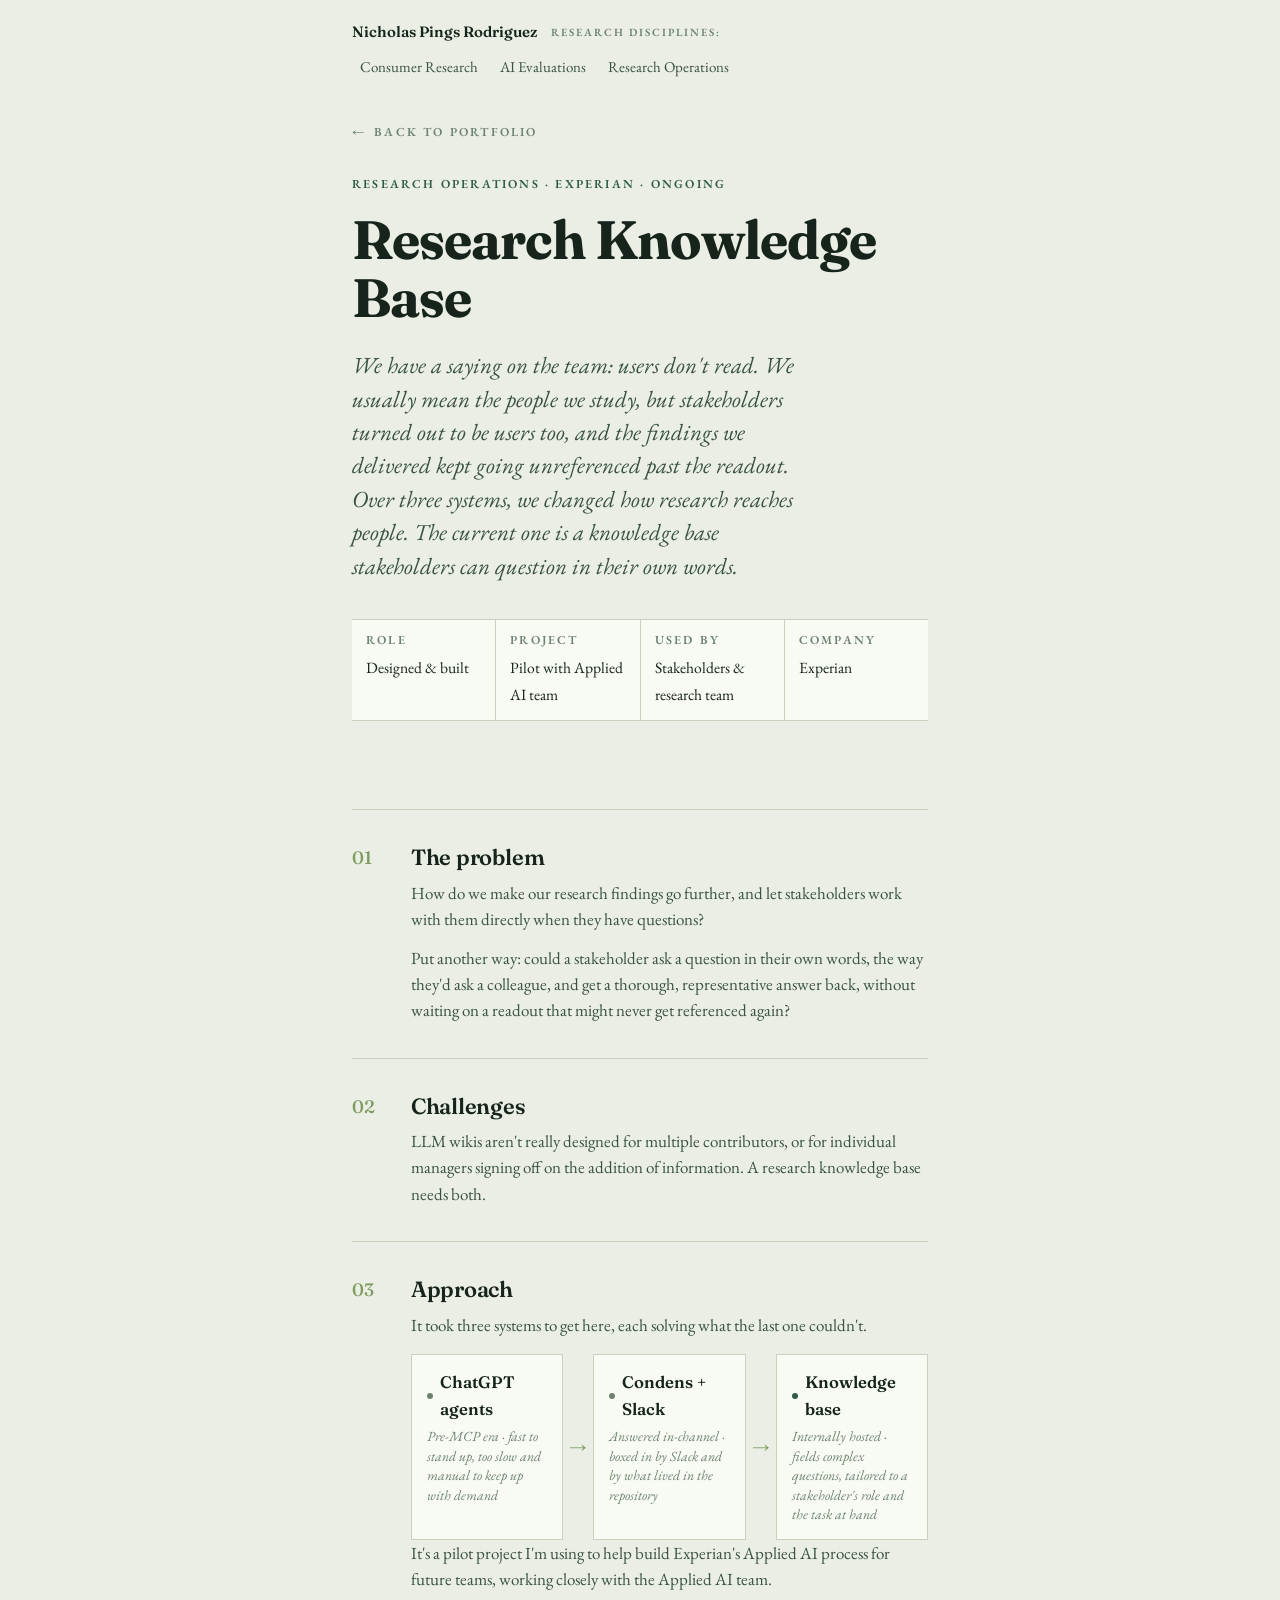
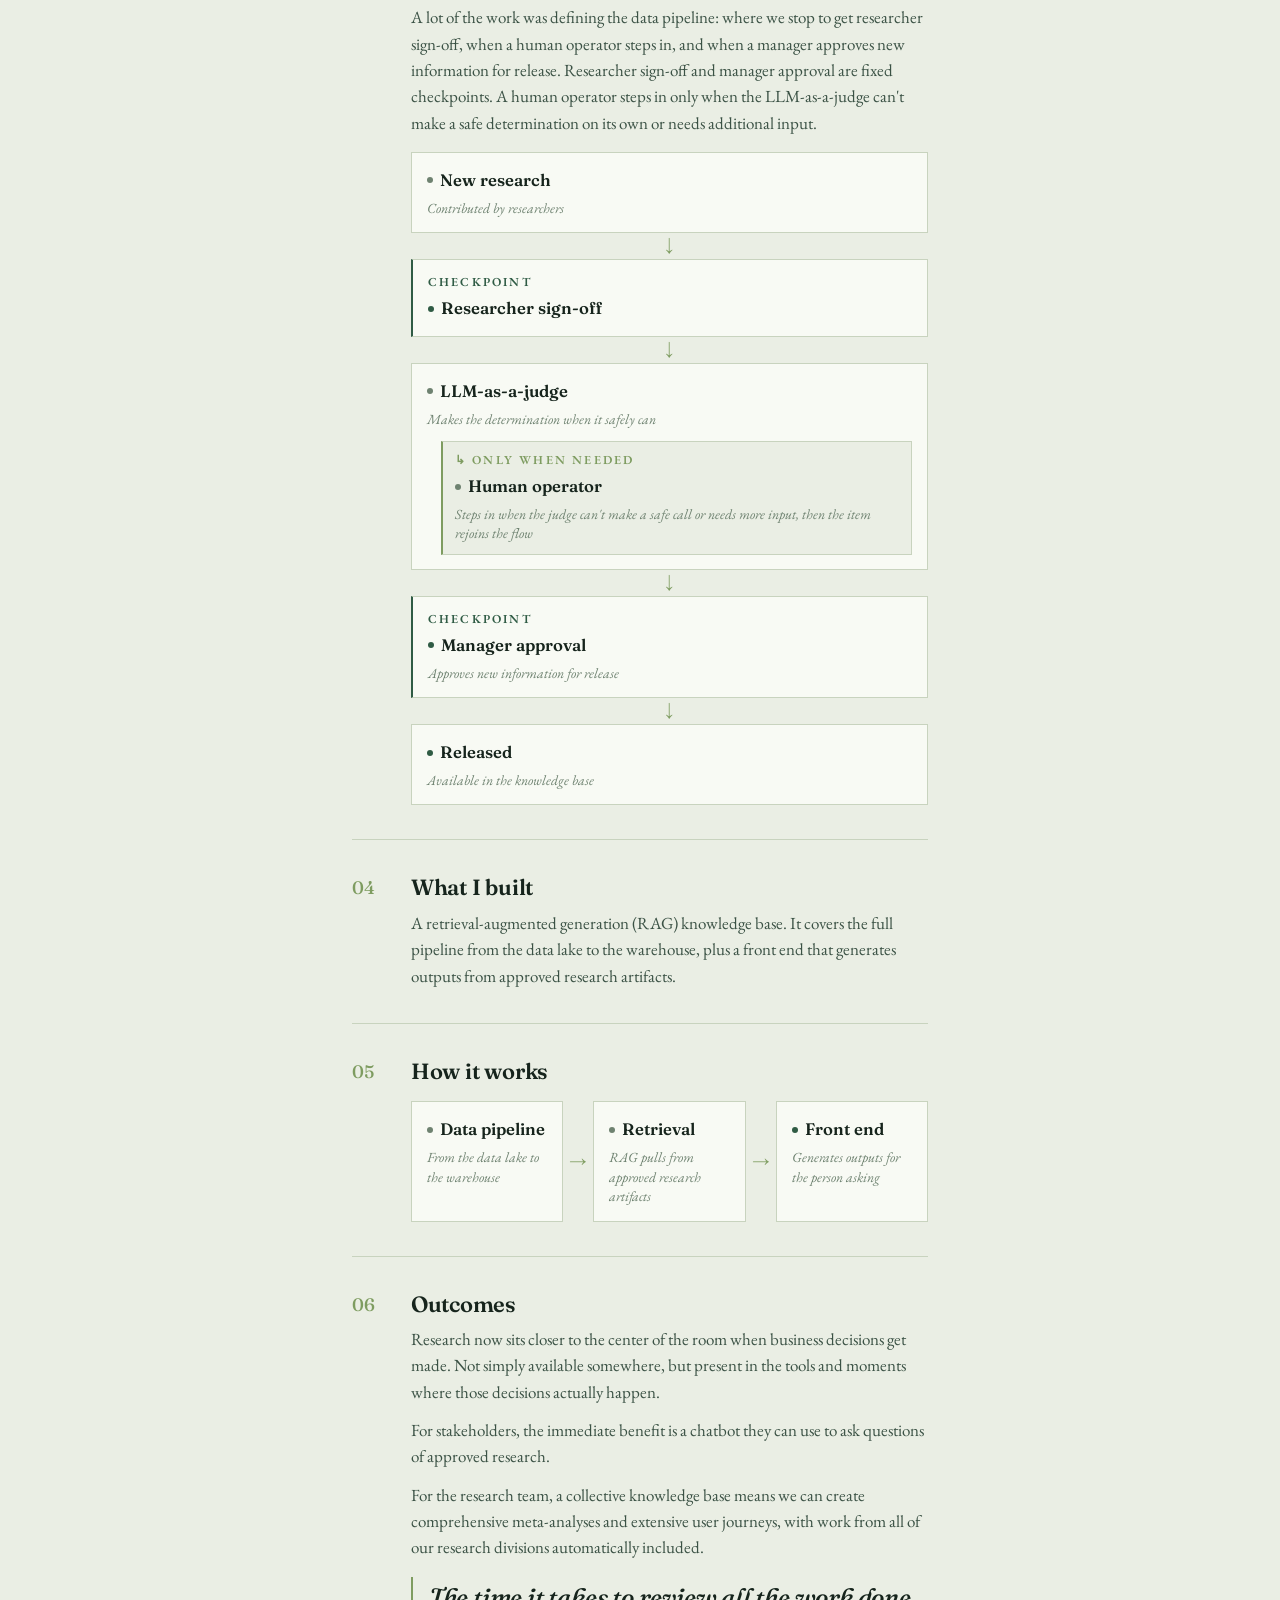
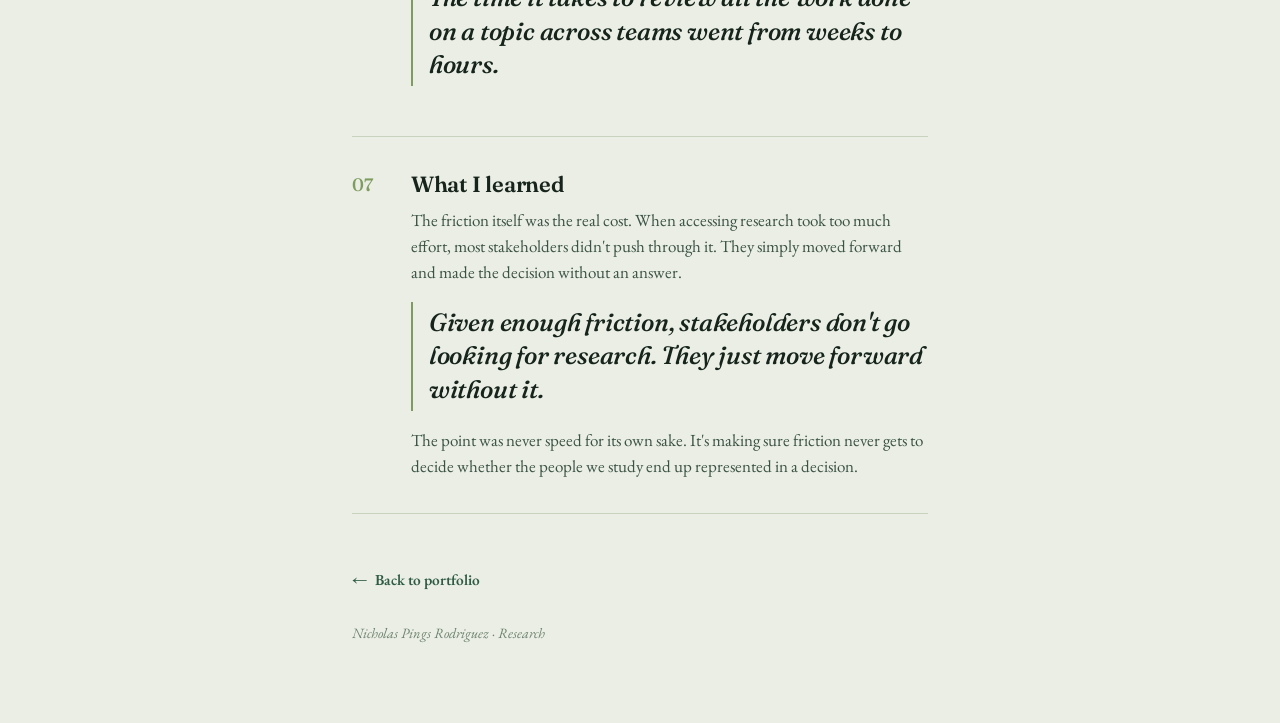
<file: research-knowledge-base.html>
<!DOCTYPE html>
<html lang="en">
<head>
<meta charset="utf-8">
<meta name="viewport" content="width=device-width, initial-scale=1, viewport-fit=cover">
<meta name="color-scheme" content="light only">
<meta name="supported-color-schemes" content="light">
<title>Research Knowledge Base &middot; Case Study &middot; Nicholas Pings Rodriguez</title>
<meta name="description" content="Rebuilding how research reaches stakeholders at Experian, across three systems, ending in a research knowledge base stakeholders can question in their own words.">
<link rel="preconnect" href="https://fonts.googleapis.com">
<link rel="preconnect" href="https://fonts.gstatic.com" crossorigin>
<link href="https://fonts.googleapis.com/css2?family=EB+Garamond:ital,wght@0,400..600;1,400..500&family=Fraunces:opsz,wght@9..144,300..800&display=swap" rel="stylesheet">
<link rel="stylesheet" href="assets/css/disc-nav.css">
<script src="assets/js/back-link.js" defer></script>
<style>
  :root{
    color-scheme: only light;
    --paper:#EAEEE4;
    --card:#F8FAF4;
    --ink:#16241C;
    --ink-soft:#3B5245;
    --muted:#6E8270;
    --rule:#C8D3BE;
    --pine:#2F5B44;
    --moss:#7E9C60;
    --leaf:#CFE2A6;
    --pad:clamp(22px,6vw,72px);
  }

  *{box-sizing:border-box;}
  html,body{margin:0;padding:0;max-width:100%;overflow-x:hidden;}
  html{background-color:var(--paper);background-image:linear-gradient(var(--paper),var(--paper));}
  body{
    background-color:transparent;color:var(--ink);
    font-family:"EB Garamond",Garamond,Georgia,serif;
    font-size:clamp(17px,1.05vw,19px);line-height:1.6;
    -webkit-font-smoothing:antialiased;-webkit-text-size-adjust:100%;
  }
  .page{background-color:var(--paper);background-image:linear-gradient(var(--paper),var(--paper));}
  a{color:inherit;}
  h1,h2{overflow-wrap:break-word;}

  .label{font-weight:600;font-size:.72em;letter-spacing:.18em;text-transform:uppercase;line-height:1.4;}
  .wrap{max-width:720px;margin:0 auto;padding:0 var(--pad);}

  .rise{opacity:0;transform:translateY(12px);}
  .loaded .rise{opacity:1;transform:none;transition:opacity .7s ease,transform .7s cubic-bezier(.22,.7,.2,1);}
  .loaded .d1{transition-delay:.04s;}
  .loaded .d2{transition-delay:.12s;}
  .loaded .d3{transition-delay:.22s;}
  .loaded .d4{transition-delay:.32s;}

  /* ---------- back link ---------- */
  .back{
    display:inline-flex;align-items:center;gap:8px;
    padding:clamp(22px,4vw,34px) 0 0;color:var(--muted);text-decoration:none;
  }
  .back:hover{color:var(--pine);}
  .back .arrow{transition:transform .2s ease;}
  .back:hover .arrow{transform:translateX(-3px);}

  /* ---------- header ---------- */
  .case-head{padding:clamp(20px,4vw,32px) 0 clamp(28px,4vw,40px);}
  .eyebrow{color:var(--pine);margin:0 0 clamp(12px,2vw,18px);}
  h1.title{
    font-family:"Fraunces",Georgia,serif;font-weight:700;
    font-size:clamp(32px,7vw,54px);line-height:1.08;letter-spacing:-.018em;margin:0;
  }
  .dek{
    font-style:italic;color:var(--ink-soft);
    font-size:clamp(18px,2.6vw,23px);line-height:1.45;
    margin:clamp(16px,2.4vw,22px) 0 0;max-width:42ch;
  }

  /* ---------- meta strip ---------- */
  .meta{
    display:grid;grid-template-columns:repeat(4,minmax(0,1fr));gap:1px;
    background-color:var(--rule);border-top:1px solid var(--rule);border-bottom:1px solid var(--rule);
    margin-top:clamp(24px,4vw,36px);
  }
  .meta div{
    background-color:var(--card);background-image:linear-gradient(var(--card),var(--card));
    padding:12px 14px;min-width:0;
  }
  .meta .label{color:var(--muted);display:block;margin-bottom:5px;}
  .meta span:not(.label){font-size:.92em;color:var(--ink);}
  @media(max-width:600px){.meta{grid-template-columns:repeat(2,minmax(0,1fr));}}

  /* ---------- body sections ---------- */
  .sections{border-top:1px solid var(--rule);margin-top:clamp(32px,5vw,48px);}
  .section{
    display:grid;grid-template-columns:2.4em minmax(0,1fr);gap:clamp(10px,2vw,18px);
    padding:clamp(24px,3.4vw,34px) 0;border-bottom:1px solid var(--rule);
  }
  .section-num{
    font-family:"Fraunces",Georgia,serif;font-weight:500;
    font-size:clamp(15px,1.8vw,18px);color:var(--moss);line-height:1.5;
  }
  .section h2{
    font-family:"Fraunces",Georgia,serif;font-weight:600;
    font-size:clamp(18px,2.2vw,22px);letter-spacing:-.01em;margin:0 0 8px;line-height:1.25;
  }
  .section p{margin:0;color:var(--ink-soft);line-height:1.55;}
  .section p + p{margin-top:12px;}

  /* ---------- pull quote ---------- */
  .pull{margin:16px 0;padding:4px 0 4px 16px;border-left:2px solid var(--moss);}
  .pull p{
    font-family:"Fraunces",Georgia,serif;font-style:italic;font-weight:500;
    font-size:clamp(19px,2.6vw,25px);line-height:1.35;color:var(--ink);
    margin:0;letter-spacing:-.008em;
  }

  /* ---------- system chain ---------- */
  .chain{
    display:flex;flex-wrap:wrap;align-items:stretch;gap:0;
    margin-top:16px;
  }
  .chain-stop{
    flex:1 1 0;min-width:150px;padding:14px 15px;
    border:1px solid var(--rule);
    background-color:var(--card);background-image:linear-gradient(var(--card),var(--card));
  }
  .chain-arrow{
    flex:none;width:30px;display:flex;align-items:center;justify-content:center;
    color:var(--moss);font-size:1.05em;
  }
  .chain-name{
    display:flex;align-items:center;gap:7px;
    font-family:"Fraunces",Georgia,serif;font-weight:600;font-size:.98em;color:var(--ink);
  }
  .chain-dot{width:6px;height:6px;border-radius:50%;background:var(--muted);flex:none;}
  .chain-stop.current .chain-dot{background:var(--pine);animation:pulse 2.4s ease-in-out infinite;}
  @keyframes pulse{0%,100%{opacity:1;}50%{opacity:.3;}}
  .chain-note{display:block;margin-top:5px;font-size:.82em;font-style:italic;color:var(--muted);line-height:1.4;}
  @media(max-width:640px){
    .chain{flex-direction:column;}
    .chain-stop{flex:0 0 auto;min-width:0;}
    .chain-arrow{width:auto;height:26px;transform:rotate(90deg);}
  }
  /* stacked chain with human checkpoints */
  .chain.stack{flex-direction:column;}
  .chain.stack .chain-stop{flex:0 0 auto;min-width:0;}
  .chain.stack .chain-arrow{width:auto;height:26px;transform:rotate(90deg);}
  .chain-stop.gate{border-left:2px solid var(--pine);}
  .chain-stop.gate .chain-dot{background:var(--pine);}
  .chain-gate{display:block;color:var(--pine);margin-bottom:4px;}
  .chain-branch{
    margin:12px 0 0 14px;padding:10px 12px;
    border:1px solid var(--rule);border-left:2px solid var(--moss);
    background-color:var(--paper);background-image:linear-gradient(var(--paper),var(--paper));
  }
  .chain-branch .label{display:block;color:var(--moss);margin-bottom:4px;}


  /* ---------- footer ---------- */
  .case-foot{padding:clamp(32px,5vw,52px) 0 clamp(40px,6vw,64px);}
  .case-foot a{
    display:inline-flex;align-items:center;gap:8px;
    color:var(--pine);text-decoration:none;font-weight:600;font-size:.9em;
  }
  .case-foot a:hover{text-decoration:underline;}
  .colophon{margin-top:clamp(20px,3vw,28px);color:var(--muted);font-size:.84em;font-style:italic;}

  @media (prefers-reduced-motion:reduce){
    *,*::before,*::after{transition-duration:.01ms !important;}
    .rise{opacity:1;transform:none;}
    .chain-stop.current .chain-dot{animation:none;}
  }
  a:focus-visible{outline:2px solid var(--pine);outline-offset:3px;}
</style>
<noscript><style>.rise{opacity:1;transform:none;}</style></noscript>
</head>
<body>
<div class="page">
  <div class="wrap">

    <nav class="disc-nav" aria-label="Research disciplines">
  <span class="disc-name">Nicholas Pings Rodriguez</span>
  <span class="disc-label">Research disciplines:</span>
  <div class="disc-links">
    <a href="consumer-research.html">Consumer Research</a>
    <a href="ai-evaluations.html">AI Evaluations</a>
    <a href="research-operations.html">Research Operations</a>
  </div>
</nav>

    <a class="back label rise d1" href="index.html"><span class="arrow">&larr;</span> Back to portfolio</a>

    <header class="case-head">
      <p class="eyebrow label rise d2">Research operations &middot; Experian &middot; Ongoing</p>
      <h1 class="title rise d2">Research Knowledge Base</h1>
      <p class="dek rise d3">We have a saying on the team: users don't read. We usually mean the people we study, but stakeholders turned out to be users too, and the findings we delivered kept going unreferenced past the readout. Over three systems, we changed how research reaches people. The current one is a knowledge base stakeholders can question in their own words.</p>

      <div class="meta rise d3">
        <div><span class="label">Role</span><span>Designed &amp; built</span></div>
        <div><span class="label">Project</span><span>Pilot with Applied AI team</span></div>
        <div><span class="label">Used by</span><span>Stakeholders &amp; research team</span></div>
        <div><span class="label">Company</span><span>Experian</span></div>
      </div>
    </header>

    <div class="sections">

      <div class="section">
        <span class="section-num">01</span>
        <div>
          <h2>The problem</h2>
          <p>How do we make our research findings go further, and let stakeholders work with them directly when they have questions?</p>
          <p>Put another way: could a stakeholder ask a question in their own words, the way they'd ask a colleague, and get a thorough, representative answer back, without waiting on a readout that might never get referenced again?</p>
        </div>
      </div>

      <div class="section">
        <span class="section-num">02</span>
        <div>
          <h2>Challenges</h2>
          <p>LLM wikis aren't really designed for multiple contributors, or for individual managers signing off on the addition of information. A research knowledge base needs both.</p>
        </div>
      </div>

      <div class="section">
        <span class="section-num">03</span>
        <div>
          <h2>Approach</h2>
          <p>It took three systems to get here, each solving what the last one couldn't.</p>
          <div class="chain">
            <div class="chain-stop">
              <span class="chain-name"><i class="chain-dot" aria-hidden="true"></i>ChatGPT agents</span>
              <span class="chain-note">Pre-MCP era &middot; fast to stand up, too slow and manual to keep up with demand</span>
            </div>
            <div class="chain-arrow" aria-hidden="true">&rarr;</div>
            <div class="chain-stop">
              <span class="chain-name"><i class="chain-dot" aria-hidden="true"></i>Condens + Slack</span>
              <span class="chain-note">Answered in-channel &middot; boxed in by Slack and by what lived in the repository</span>
            </div>
            <div class="chain-arrow" aria-hidden="true">&rarr;</div>
            <div class="chain-stop current">
              <span class="chain-name"><i class="chain-dot" aria-hidden="true"></i>Knowledge base</span>
              <span class="chain-note">Internally hosted &middot; fields complex questions, tailored to a stakeholder's role and the task at hand</span>
            </div>
          </div>
          <p>It's a pilot project I'm using to help build Experian's Applied AI process for future teams, working closely with the Applied AI team.</p>
          <p>A lot of the work was defining the data pipeline: where we stop to get researcher sign-off, when a human operator steps in, and when a manager approves new information for release. Researcher sign-off and manager approval are fixed checkpoints. A human operator steps in only when the LLM-as-a-judge can't make a safe determination on its own or needs additional input.</p>
          <div class="chain stack">
            <div class="chain-stop">
              <span class="chain-name"><i class="chain-dot" aria-hidden="true"></i>New research</span>
              <span class="chain-note">Contributed by researchers</span>
            </div>
            <div class="chain-arrow" aria-hidden="true">&rarr;</div>
            <div class="chain-stop gate">
              <span class="label chain-gate">Checkpoint</span>
              <span class="chain-name"><i class="chain-dot" aria-hidden="true"></i>Researcher sign-off</span>
            </div>
            <div class="chain-arrow" aria-hidden="true">&rarr;</div>
            <div class="chain-stop">
              <span class="chain-name"><i class="chain-dot" aria-hidden="true"></i>LLM-as-a-judge</span>
              <span class="chain-note">Makes the determination when it safely can</span>
              <div class="chain-branch">
                <span class="label">&#8627; Only when needed</span>
                <span class="chain-name"><i class="chain-dot" aria-hidden="true"></i>Human operator</span>
                <span class="chain-note">Steps in when the judge can't make a safe call or needs more input, then the item rejoins the flow</span>
              </div>
            </div>
            <div class="chain-arrow" aria-hidden="true">&rarr;</div>
            <div class="chain-stop gate">
              <span class="label chain-gate">Checkpoint</span>
              <span class="chain-name"><i class="chain-dot" aria-hidden="true"></i>Manager approval</span>
              <span class="chain-note">Approves new information for release</span>
            </div>
            <div class="chain-arrow" aria-hidden="true">&rarr;</div>
            <div class="chain-stop current">
              <span class="chain-name"><i class="chain-dot" aria-hidden="true"></i>Released</span>
              <span class="chain-note">Available in the knowledge base</span>
            </div>
          </div>
        </div>
      </div>

      <div class="section">
        <span class="section-num">04</span>
        <div>
          <h2>What I built</h2>
          <p>A retrieval-augmented generation (RAG) knowledge base. It covers the full pipeline from the data lake to the warehouse, plus a front end that generates outputs from approved research artifacts.</p>
        </div>
      </div>

      <div class="section">
        <span class="section-num">05</span>
        <div>
          <h2>How it works</h2>
          <div class="chain">
            <div class="chain-stop">
              <span class="chain-name"><i class="chain-dot" aria-hidden="true"></i>Data pipeline</span>
              <span class="chain-note">From the data lake to the warehouse</span>
            </div>
            <div class="chain-arrow" aria-hidden="true">&rarr;</div>
            <div class="chain-stop">
              <span class="chain-name"><i class="chain-dot" aria-hidden="true"></i>Retrieval</span>
              <span class="chain-note">RAG pulls from approved research artifacts</span>
            </div>
            <div class="chain-arrow" aria-hidden="true">&rarr;</div>
            <div class="chain-stop current">
              <span class="chain-name"><i class="chain-dot" aria-hidden="true"></i>Front end</span>
              <span class="chain-note">Generates outputs for the person asking</span>
            </div>
          </div>
        </div>
      </div>

      <div class="section">
        <span class="section-num">06</span>
        <div>
          <h2>Outcomes</h2>
          <p>Research now sits closer to the center of the room when business decisions get made. Not simply available somewhere, but present in the tools and moments where those decisions actually happen.</p>
          <p>For stakeholders, the immediate benefit is a chatbot they can use to ask questions of approved research.</p>
          <p>For the research team, a collective knowledge base means we can create comprehensive meta-analyses and extensive user journeys, with work from all of our research divisions automatically included.</p>
          <div class="pull"><p>The time it takes to review all the work done on a topic across teams went from weeks to hours.</p></div>
        </div>
      </div>

      <div class="section">
        <span class="section-num">07</span>
        <div>
          <h2>What I learned</h2>
          <p>The friction itself was the real cost. When accessing research took too much effort, most stakeholders didn't push through it. They simply moved forward and made the decision without an answer.</p>
          <div class="pull"><p>Given enough friction, stakeholders don't go looking for research. They just move forward without it.</p></div>
          <p>The point was never speed for its own sake. It's making sure friction never gets to decide whether the people we study end up represented in a decision.</p>
        </div>
      </div>

    </div>

    <footer class="case-foot">
      <a href="index.html"><span class="arrow">&larr;</span> Back to portfolio</a>
      <p class="colophon">Nicholas Pings Rodriguez &middot; Research</p>
    </footer>

  </div>
</div>
<script>
  document.body.classList.add('loaded');
</script>
</body>
</html>
</file>
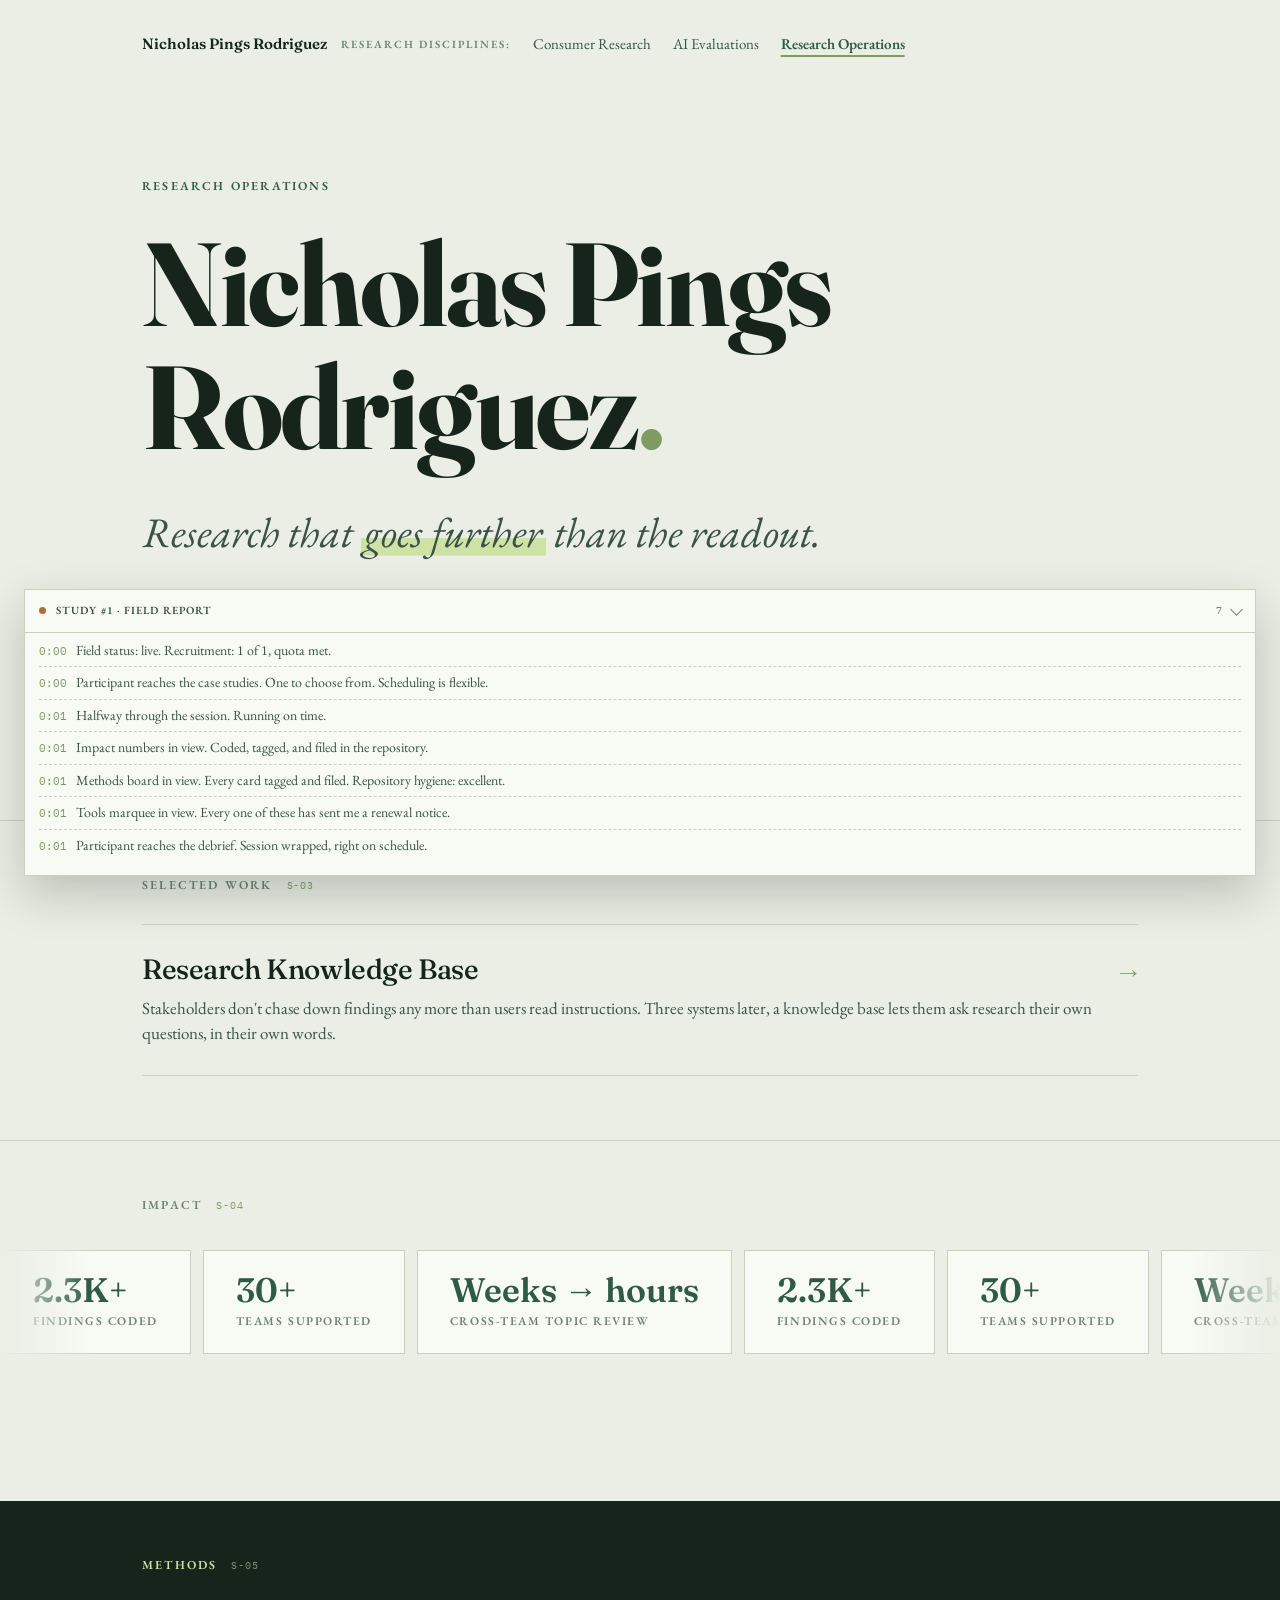
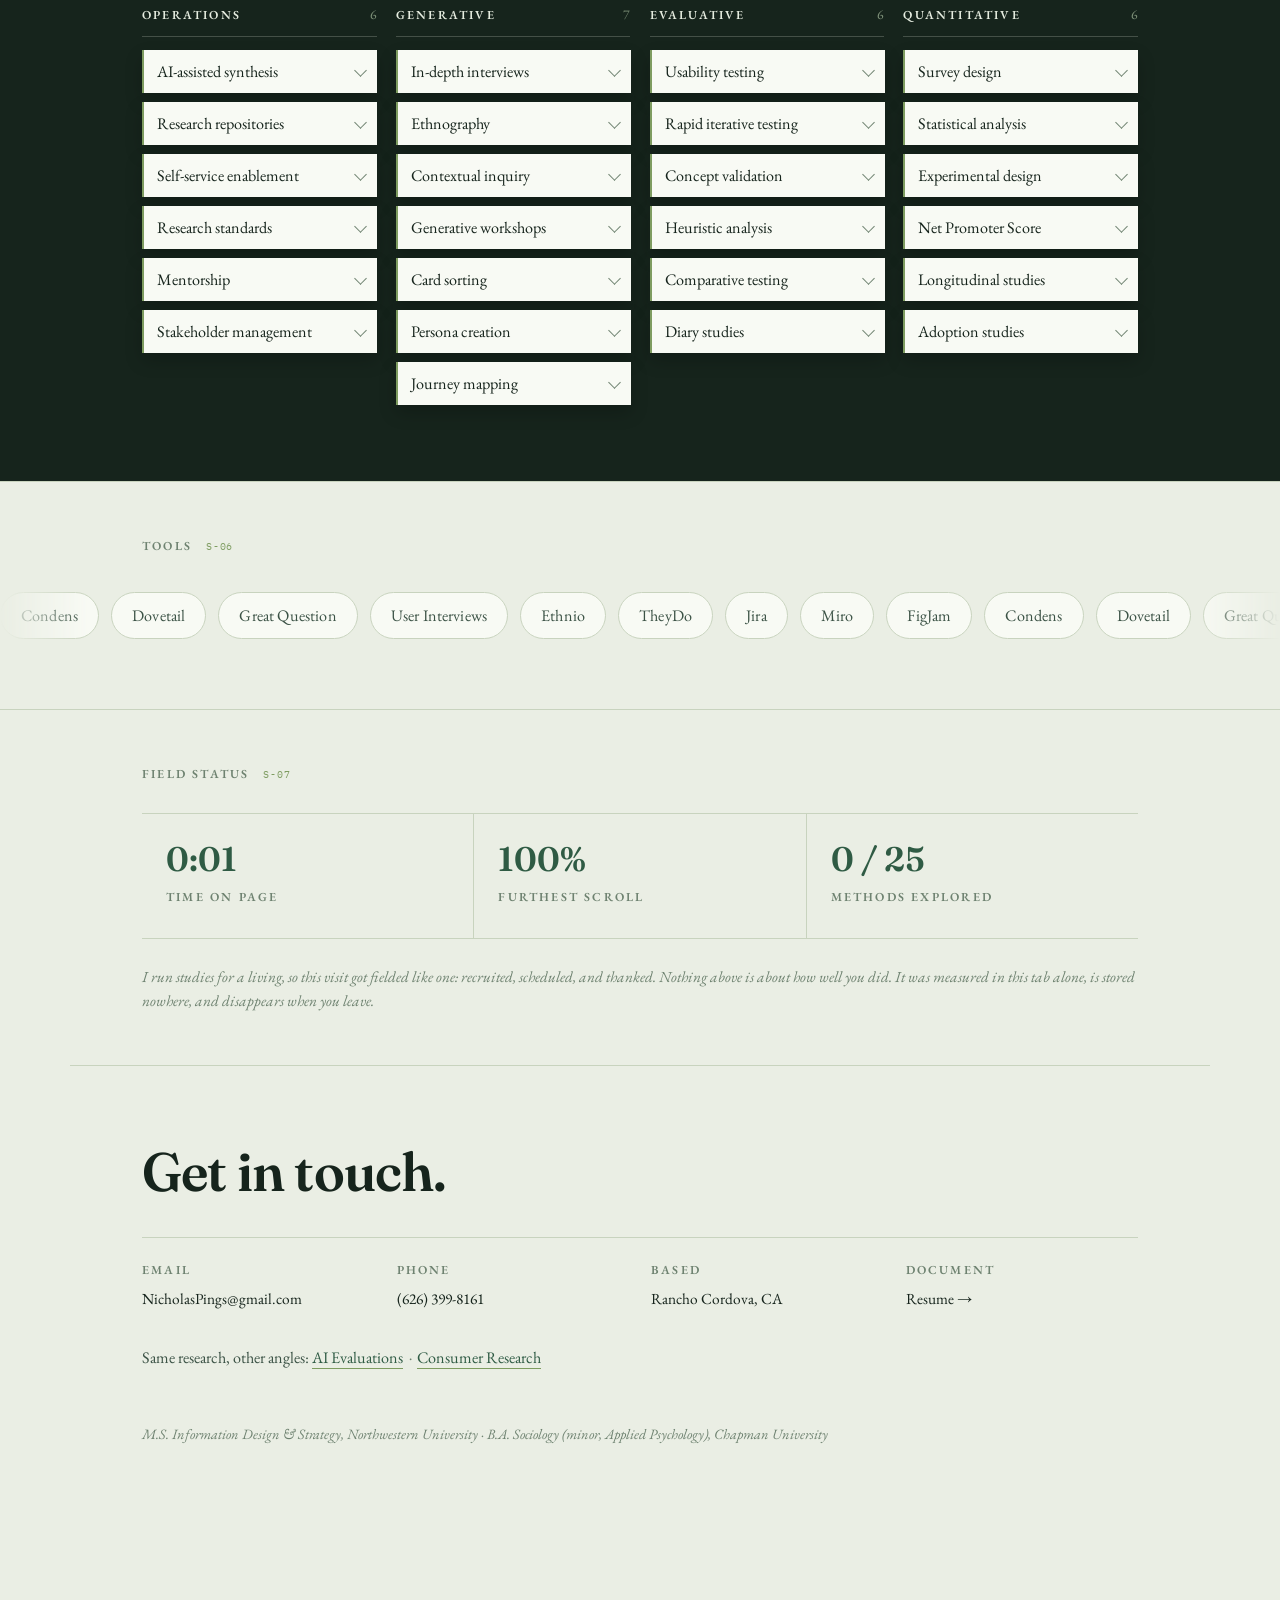
<file: research-operations.html>
<!DOCTYPE html>
<html lang="en">
<head>
<meta charset="utf-8">
<meta name="viewport" content="width=device-width, initial-scale=1, viewport-fit=cover">
<meta name="color-scheme" content="light only">
<meta name="supported-color-schemes" content="light">
<title>Nicholas Pings Rodriguez &middot; Research Operations</title>
<meta name="description" content="Researcher who rebuilt how research gets done at Experian: self-service access, research standards, onboarding, mentoring, and an AI research knowledge base.">
<link rel="canonical" href="https://nickpings.com/research-operations">
<meta property="og:title" content="Nicholas Pings Rodriguez &middot; Research Operations">
<meta property="og:description" content="Researcher who rebuilt how research gets done at Experian: self-service access, research standards, onboarding, mentoring, and an AI research knowledge base.">
<meta property="og:url" content="https://nickpings.com/research-operations">
<meta property="og:type" content="website">
<meta property="og:image" content="https://nickpings.com/assets/og/research-operations.png">
<meta property="og:image:width" content="1200">
<meta property="og:image:height" content="630">
<meta property="og:image:alt" content="Nicholas Pings Rodriguez. Research in Research Operations.">
<meta name="twitter:card" content="summary_large_image">
<meta name="twitter:title" content="Nicholas Pings Rodriguez &middot; Research Operations">
<meta name="twitter:description" content="Researcher who rebuilt how research gets done at Experian: self-service access, research standards, onboarding, mentoring, and an AI research knowledge base.">
<meta name="twitter:image" content="https://nickpings.com/assets/og/research-operations.png">
<link rel="preconnect" href="https://fonts.googleapis.com">
<link rel="preconnect" href="https://fonts.gstatic.com" crossorigin>
<link href="https://fonts.googleapis.com/css2?family=EB+Garamond:ital,wght@0,400..600;1,400..500&family=Fraunces:opsz,wght@9..144,300..800&family=IBM+Plex+Mono:wght@400;500&display=swap" rel="stylesheet">
<link rel="stylesheet" href="assets/css/site.css">
<link rel="stylesheet" href="assets/css/disc-nav.css">
<noscript><style>
  .rise,.chip,.cluster-head{opacity:1;transform:none;}
  .mark{background-size:100% 32%;}
  .observer,.session-pill,.debrief{display:none;}
</style></noscript>
</head>
<body data-voice="research-operations">
<div class="page">

<nav class="disc-nav" aria-label="Research disciplines">
  <span class="disc-name">Nicholas Pings Rodriguez</span>
  <span class="disc-label">Research disciplines:</span>
  <div class="disc-links">
    <a href="consumer-research.html">Consumer Research</a>
    <a href="ai-evaluations.html">AI Evaluations</a>
    <a href="research-operations.html" aria-current="page">Research Operations</a>
  </div>
</nav>

<main>

<header class="hero wrap" id="top">
  <p class="eyebrow label rise d1">Research operations</p>
  <h1 class="name rise d2">Nicholas Pings Rodriguez<span class="dot">.</span></h1>
  <p class="thesis rise d3">Research that <span class="mark">goes further</span> than the readout.</p>
  <p class="lede">I use AI to take the manual work out of research and build bespoke tools that keep insights working after the readout, such as a knowledge base where stakeholders can query our consumer research in their own words.</p>
  <div class="rise d4">
    <span class="session-pill"><i class="rec-dot" aria-hidden="true"></i>Session in progress</span>
  </div>
</header>

<section class="band" id="selected-work" data-obs="Selected Work">
  <div class="wrap">
    <div class="sec-head"><p class="label">Selected work</p><span class="sec-code mono">S-03</span></div>
    <div class="cases">
      <a class="case-card" href="research-knowledge-base.html?from=research-operations">
        <div class="case-card-top">
          <h3>Research Knowledge Base</h3>
          <span class="case-arrow" aria-hidden="true">&rarr;</span>
        </div>
        <p>Stakeholders don't chase down findings any more than users read instructions. Three systems later, a knowledge base lets them ask research their own questions, in their own words.</p>
      </a>
    </div>
  </div>
</section>

<section class="band impact" id="impact" data-obs="Impact">
  <div class="wrap"><div class="sec-head"><p class="label">Impact</p><span class="sec-code mono">S-04</span></div></div>
  <div class="marquee">
    <div class="track track-impact">
      <div class="stat"><span class="stat-num">2.3K+</span><span class="stat-label">Findings coded</span></div>
      <div class="stat"><span class="stat-num">30+</span><span class="stat-label">Teams supported</span></div>
      <div class="stat"><span class="stat-num">Weeks → hours</span><span class="stat-label">Cross-team topic review</span></div>
    </div>
  </div>
</section>

<section class="sort" id="methods" data-obs="Methods">
  <div class="wrap">
    <div class="sec-head"><p class="label">Methods</p><span class="sec-code mono">S-05</span></div>

    <div class="board" id="board">

      <div class="cluster">
        <div class="cluster-head"><span class="label">Operations</span><span class="n">6</span></div>
        <details class="chip"><summary><span class="chip-name">AI-assisted synthesis</span><span class="chip-caret" aria-hidden="true"></span></summary><p class="chip-desc">Models handle transcription, tagging, and first-pass analysis under defined review standards.</p></details>
        <details class="chip"><summary><span class="chip-name">Research repositories</span><span class="chip-caret" aria-hidden="true"></span></summary><p class="chip-desc">A searchable store of findings so prior work is reused rather than rediscovered.</p></details>
        <details class="chip"><summary><span class="chip-name">Self-service enablement</span><span class="chip-caret" aria-hidden="true"></span></summary><p class="chip-desc">Tooling and templates that let stakeholders answer routine questions without a full study.</p></details>
        <details class="chip"><summary><span class="chip-name">Research standards</span><span class="chip-caret" aria-hidden="true"></span></summary><p class="chip-desc">Documented expectations for method, sample, and rigor at each stage of the life cycle.</p></details>
        <details class="chip"><summary><span class="chip-name">Mentorship</span><span class="chip-caret" aria-hidden="true"></span></summary><p class="chip-desc">Onboarding and coaching researchers through study design review and craft feedback.</p></details>
        <details class="chip"><summary><span class="chip-name">Stakeholder management</span><span class="chip-caret" aria-hidden="true"></span></summary><p class="chip-desc">Aligning partners on the question, the method, and what the findings can and can't decide.</p></details>
      </div>

      <div class="cluster">
        <div class="cluster-head"><span class="label">Generative</span><span class="n">7</span></div>
        <details class="chip"><summary><span class="chip-name">In-depth interviews</span><span class="chip-caret" aria-hidden="true"></span></summary><p class="chip-desc">One-on-one conversations that surface the reasoning behind what people do.</p></details>
        <details class="chip"><summary><span class="chip-name">Ethnography</span><span class="chip-caret" aria-hidden="true"></span></summary><p class="chip-desc">Immersive observation of people in their natural setting to understand behavior in context.</p></details>
        <details class="chip"><summary><span class="chip-name">Contextual inquiry</span><span class="chip-caret" aria-hidden="true"></span></summary><p class="chip-desc">Observing people in their own environment as they work through a real task.</p></details>
        <details class="chip"><summary><span class="chip-name">Generative workshops</span><span class="chip-caret" aria-hidden="true"></span></summary><p class="chip-desc">Structured sessions where teams and users produce early concepts together.</p></details>
        <details class="chip"><summary><span class="chip-name">Card sorting</span><span class="chip-caret" aria-hidden="true"></span></summary><p class="chip-desc">Participants group and label content to reveal the mental model behind an information architecture.</p></details>
        <details class="chip"><summary><span class="chip-name">Persona creation</span><span class="chip-caret" aria-hidden="true"></span></summary><p class="chip-desc">Consolidating research into a small set of user models teams can design against.</p></details>
        <details class="chip"><summary><span class="chip-name">Journey mapping</span><span class="chip-caret" aria-hidden="true"></span></summary><p class="chip-desc">Charting the full path a person takes across touchpoints to locate friction and gaps.</p></details>
      </div>

      <div class="cluster">
        <div class="cluster-head"><span class="label">Evaluative</span><span class="n">6</span></div>
        <details class="chip"><summary><span class="chip-name">Usability testing</span><span class="chip-caret" aria-hidden="true"></span></summary><p class="chip-desc">Watching people attempt real tasks to find where a design breaks down.</p></details>
        <details class="chip"><summary><span class="chip-name">Rapid iterative testing</span><span class="chip-caret" aria-hidden="true"></span></summary><p class="chip-desc">Testing, fixing, and retesting in short cycles so each change is validated as it's made.</p></details>
        <details class="chip"><summary><span class="chip-name">Concept validation</span><span class="chip-caret" aria-hidden="true"></span></summary><p class="chip-desc">Putting an early idea in front of users to check the premise before anything gets built.</p></details>
        <details class="chip"><summary><span class="chip-name">Heuristic analysis</span><span class="chip-caret" aria-hidden="true"></span></summary><p class="chip-desc">Expert review of an interface against established usability principles.</p></details>
        <details class="chip"><summary><span class="chip-name">Comparative testing</span><span class="chip-caret" aria-hidden="true"></span></summary><p class="chip-desc">Running identical tasks across competing designs to see which performs better.</p></details>
        <details class="chip"><summary><span class="chip-name">Diary studies</span><span class="chip-caret" aria-hidden="true"></span></summary><p class="chip-desc">Participants log experiences over days or weeks to capture behavior across time.</p></details>
      </div>

      <div class="cluster">
        <div class="cluster-head"><span class="label">Quantitative</span><span class="n">6</span></div>
        <details class="chip"><summary><span class="chip-name">Survey design</span><span class="chip-caret" aria-hidden="true"></span></summary><p class="chip-desc">Structuring questions so the resulting data answers the question actually being asked.</p></details>
        <details class="chip"><summary><span class="chip-name">Statistical analysis</span><span class="chip-caret" aria-hidden="true"></span></summary><p class="chip-desc">Testing whether observed differences in the data are real or noise.</p></details>
        <details class="chip"><summary><span class="chip-name">Experimental design</span><span class="chip-caret" aria-hidden="true"></span></summary><p class="chip-desc">Structuring A/B and multivariate tests so results are attributable to the change.</p></details>
        <details class="chip"><summary><span class="chip-name">Net Promoter Score</span><span class="chip-caret" aria-hidden="true"></span></summary><p class="chip-desc">A single-question loyalty benchmark, tracked over time and read alongside qualitative signal.</p></details>
        <details class="chip"><summary><span class="chip-name">Longitudinal studies</span><span class="chip-caret" aria-hidden="true"></span></summary><p class="chip-desc">Measuring the same population repeatedly to see how attitudes and behavior shift.</p></details>
        <details class="chip"><summary><span class="chip-name">Adoption studies</span><span class="chip-caret" aria-hidden="true"></span></summary><p class="chip-desc">Measuring whether a released feature is found, used, and kept.</p></details>
      </div>

    </div>
  </div>
</section>

<section class="band tools" id="tools" data-obs="Tools">
  <div class="wrap"><div class="sec-head"><p class="label">Tools</p><span class="sec-code mono">S-06</span></div></div>
  <div class="marquee">
    <div class="track">
      <span class="tool">Condens</span><span class="tool">Dovetail</span><span class="tool">Great Question</span><span class="tool">User Interviews</span><span class="tool">Ethnio</span><span class="tool">TheyDo</span><span class="tool">Jira</span><span class="tool">Miro</span><span class="tool">FigJam</span>
    </div>
  </div>
</section>

<section class="band debrief" id="debrief" data-obs="Debrief">
  <div class="wrap">
    <div class="sec-head"><p class="label">Field status</p><span class="sec-code mono">S-07</span></div>
    <div class="debrief-grid" style="grid-template-columns:repeat(3,minmax(0,1fr))">
      <div class="d-cell"><span class="d-num" id="dTime">0:00</span><span class="label">Time on page</span></div>
      <div class="d-cell"><span class="d-num" id="dDepth">0%</span><span class="label">Furthest scroll</span></div>
      <div class="d-cell"><span class="d-num" id="dMethods">0 / 25</span><span class="label">Methods explored</span></div>
    </div>
    <p class="debrief-note">I run studies for a living, so this visit got fielded like one: recruited, scheduled, and thanked. Nothing above is about how well you did. It was measured in this tab alone, is stored nowhere, and disappears when you leave.</p>
  </div>
</section>

</main>

<footer class="foot wrap">
  <p class="foot-lead">Get in touch.</p>
  <div class="foot-grid">
    <div class="fitem"><span class="label">Email</span><a href="mailto:NicholasPings@gmail.com">NicholasPings@gmail.com</a></div>
    <div class="fitem"><span class="label">Phone</span><a href="tel:+16263998161">(626) 399-8161</a></div>
    <div class="fitem"><span class="label">Based</span><em>Rancho Cordova, CA</em></div>
    <div class="fitem"><span class="label">Document</span><a href="resume.html">Resume &rarr;</a></div>
  </div>
  <p class="foot-cross">Same research, other angles: <a href="ai-evaluations.html">AI Evaluations</a><span class="sep" aria-hidden="true">&middot;</span><a href="consumer-research.html">Consumer Research</a></p>
  <p class="colophon">M.S. Information Design &amp; Strategy, Northwestern University &middot; B.A. Sociology (minor, Applied Psychology), Chapman University</p>
</footer>

</div>


<aside class="observer" id="observer" aria-label="Live session notes for your visit">
  <button class="observer-head" id="observerToggle" aria-expanded="false" aria-controls="observerLog">
    <i class="rec-dot" aria-hidden="true"></i>
    <span class="observer-title">Study #1 &middot; Field Notes</span>
    <span class="observer-count mono" id="observerCount">0</span>
    <span class="observer-caret" aria-hidden="true"></span>
  </button>
  <ul class="observer-log" id="observerLog" aria-live="polite"></ul>
</aside>

<script src="assets/js/site.js" defer></script>
</body>
</html>
</file>
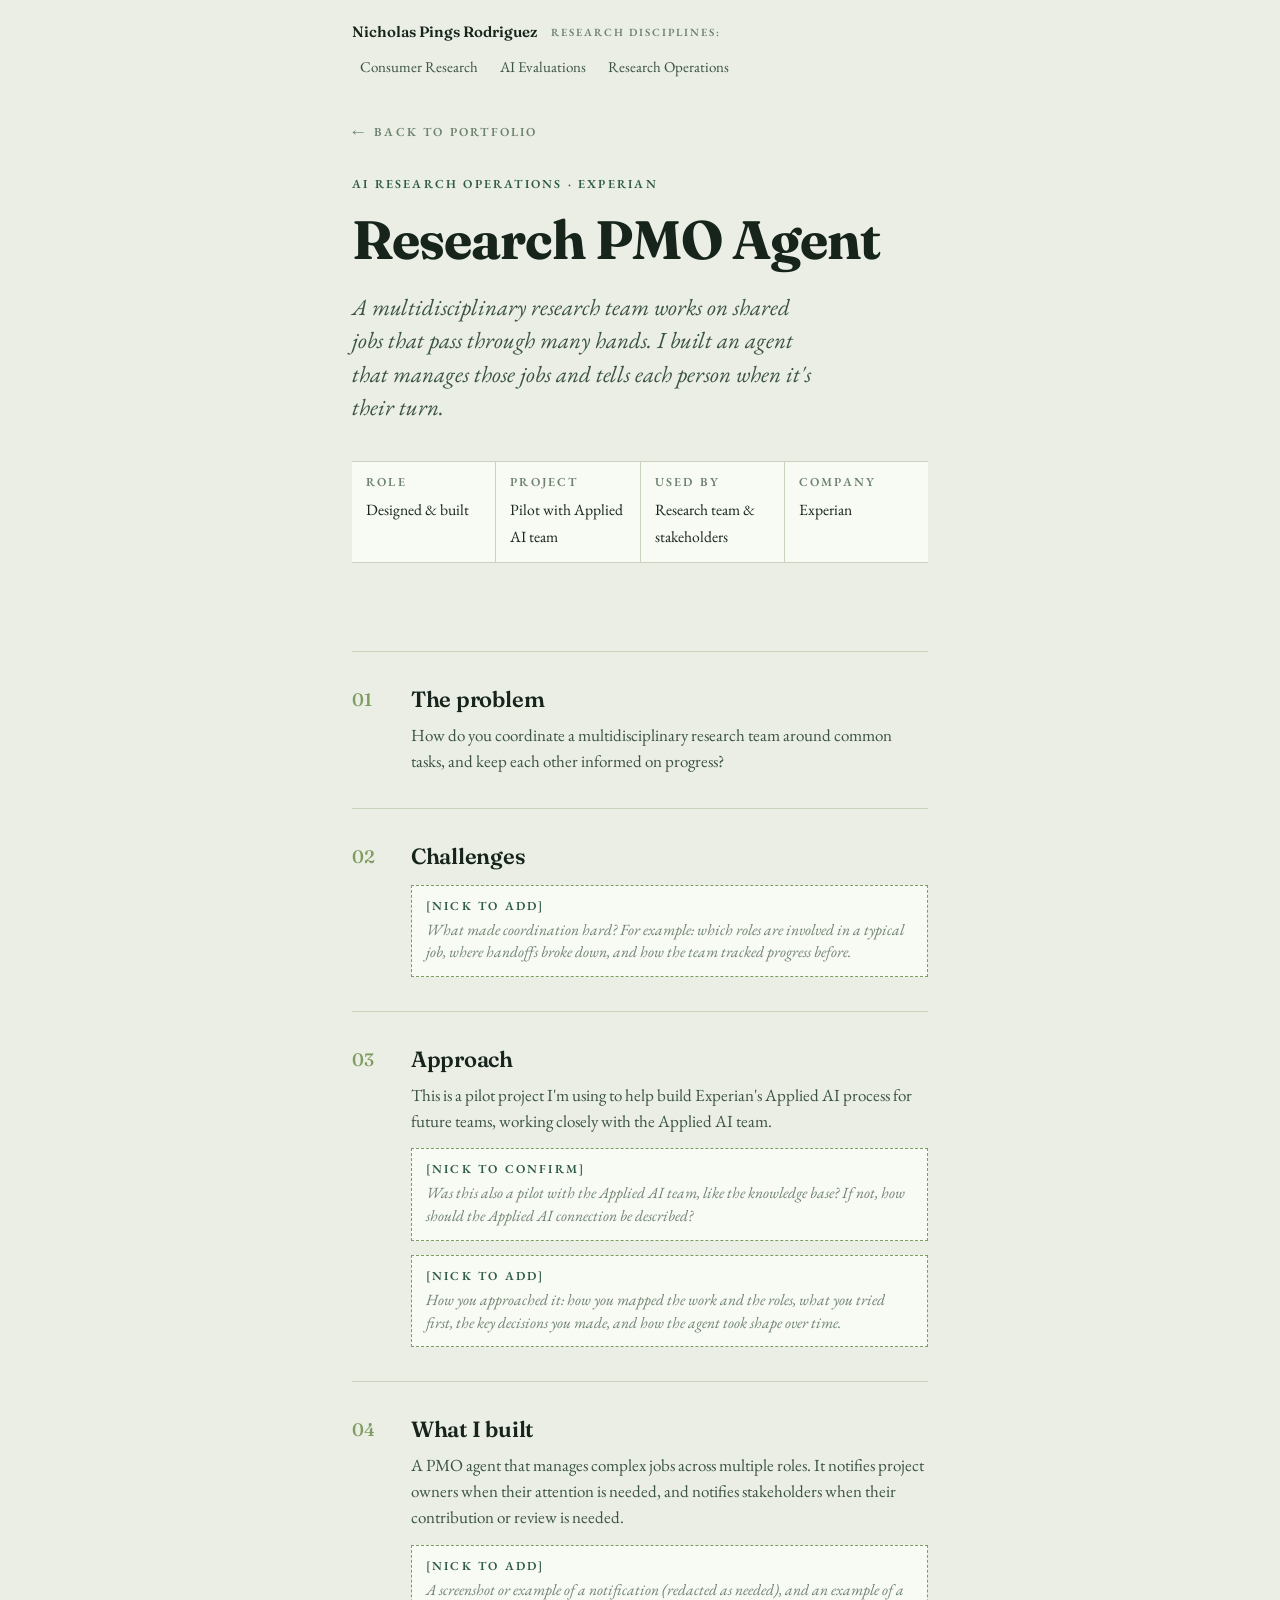
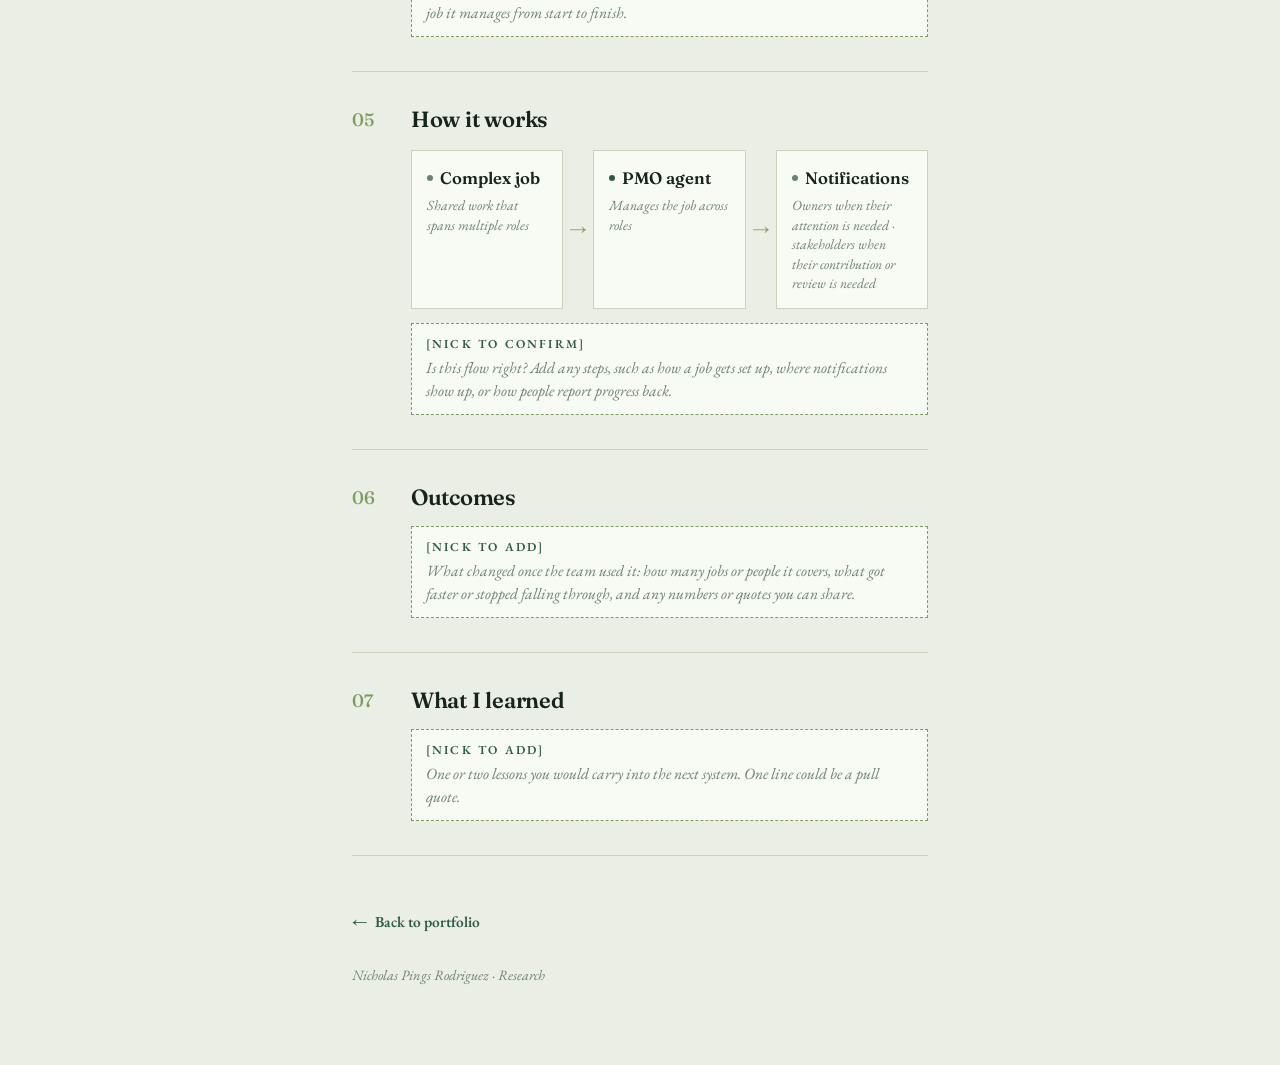
<file: research-pmo-agent.html>
<!DOCTYPE html>
<html lang="en">
<head>
<meta charset="utf-8">
<meta name="viewport" content="width=device-width, initial-scale=1, viewport-fit=cover">
<meta name="color-scheme" content="light only">
<meta name="supported-color-schemes" content="light">
<title>Research PMO Agent &middot; Case Study &middot; Nicholas Pings Rodriguez</title>
<meta name="description" content="An agent that coordinates a multidisciplinary research team around shared jobs and tells each person when their attention is needed.">
<link rel="preconnect" href="https://fonts.googleapis.com">
<link rel="preconnect" href="https://fonts.gstatic.com" crossorigin>
<link href="https://fonts.googleapis.com/css2?family=EB+Garamond:ital,wght@0,400..600;1,400..500&family=Fraunces:opsz,wght@9..144,300..800&display=swap" rel="stylesheet">
<link rel="stylesheet" href="assets/css/disc-nav.css">
<script src="assets/js/back-link.js" defer></script>
<style>
  :root{
    color-scheme: only light;
    --paper:#EAEEE4;
    --card:#F8FAF4;
    --ink:#16241C;
    --ink-soft:#3B5245;
    --muted:#6E8270;
    --rule:#C8D3BE;
    --pine:#2F5B44;
    --moss:#7E9C60;
    --leaf:#CFE2A6;
    --pad:clamp(22px,6vw,72px);
  }

  *{box-sizing:border-box;}
  html,body{margin:0;padding:0;max-width:100%;overflow-x:hidden;}
  html{background-color:var(--paper);background-image:linear-gradient(var(--paper),var(--paper));}
  body{
    background-color:transparent;color:var(--ink);
    font-family:"EB Garamond",Garamond,Georgia,serif;
    font-size:clamp(17px,1.05vw,19px);line-height:1.6;
    -webkit-font-smoothing:antialiased;-webkit-text-size-adjust:100%;
  }
  .page{background-color:var(--paper);background-image:linear-gradient(var(--paper),var(--paper));}
  a{color:inherit;}
  h1,h2{overflow-wrap:break-word;}

  .label{font-weight:600;font-size:.72em;letter-spacing:.18em;text-transform:uppercase;line-height:1.4;}
  .wrap{max-width:720px;margin:0 auto;padding:0 var(--pad);}

  .rise{opacity:0;transform:translateY(12px);}
  .loaded .rise{opacity:1;transform:none;transition:opacity .7s ease,transform .7s cubic-bezier(.22,.7,.2,1);}
  .loaded .d1{transition-delay:.04s;}
  .loaded .d2{transition-delay:.12s;}
  .loaded .d3{transition-delay:.22s;}
  .loaded .d4{transition-delay:.32s;}

  /* ---------- back link ---------- */
  .back{
    display:inline-flex;align-items:center;gap:8px;
    padding:clamp(22px,4vw,34px) 0 0;color:var(--muted);text-decoration:none;
  }
  .back:hover{color:var(--pine);}
  .back .arrow{transition:transform .2s ease;}
  .back:hover .arrow{transform:translateX(-3px);}

  /* ---------- header ---------- */
  .case-head{padding:clamp(20px,4vw,32px) 0 clamp(28px,4vw,40px);}
  .eyebrow{color:var(--pine);margin:0 0 clamp(12px,2vw,18px);}
  h1.title{
    font-family:"Fraunces",Georgia,serif;font-weight:700;
    font-size:clamp(32px,7vw,54px);line-height:1.08;letter-spacing:-.018em;margin:0;
  }
  .dek{
    font-style:italic;color:var(--ink-soft);
    font-size:clamp(18px,2.6vw,23px);line-height:1.45;
    margin:clamp(16px,2.4vw,22px) 0 0;max-width:42ch;
  }

  /* ---------- meta strip ---------- */
  .meta{
    display:grid;grid-template-columns:repeat(4,minmax(0,1fr));gap:1px;
    background-color:var(--rule);border-top:1px solid var(--rule);border-bottom:1px solid var(--rule);
    margin-top:clamp(24px,4vw,36px);
  }
  .meta div{
    background-color:var(--card);background-image:linear-gradient(var(--card),var(--card));
    padding:12px 14px;min-width:0;
  }
  .meta .label{color:var(--muted);display:block;margin-bottom:5px;}
  .meta span:not(.label){font-size:.92em;color:var(--ink);}
  @media(max-width:600px){.meta{grid-template-columns:repeat(2,minmax(0,1fr));}}

  /* ---------- body sections ---------- */
  .sections{border-top:1px solid var(--rule);margin-top:clamp(32px,5vw,48px);}
  .section{
    display:grid;grid-template-columns:2.4em minmax(0,1fr);gap:clamp(10px,2vw,18px);
    padding:clamp(24px,3.4vw,34px) 0;border-bottom:1px solid var(--rule);
  }
  .section-num{
    font-family:"Fraunces",Georgia,serif;font-weight:500;
    font-size:clamp(15px,1.8vw,18px);color:var(--moss);line-height:1.5;
  }
  .section h2{
    font-family:"Fraunces",Georgia,serif;font-weight:600;
    font-size:clamp(18px,2.2vw,22px);letter-spacing:-.01em;margin:0 0 8px;line-height:1.25;
  }
  .section p{margin:0;color:var(--ink-soft);line-height:1.55;}
  .section p + p{margin-top:12px;}

  /* ---------- pull quote ---------- */
  .pull{margin:16px 0;padding:4px 0 4px 16px;border-left:2px solid var(--moss);}
  .pull p{
    font-family:"Fraunces",Georgia,serif;font-style:italic;font-weight:500;
    font-size:clamp(19px,2.6vw,25px);line-height:1.35;color:var(--ink);
    margin:0;letter-spacing:-.008em;
  }

  /* ---------- system chain ---------- */
  .chain{
    display:flex;flex-wrap:wrap;align-items:stretch;gap:0;
    margin-top:16px;
  }
  .chain-stop{
    flex:1 1 0;min-width:150px;padding:14px 15px;
    border:1px solid var(--rule);
    background-color:var(--card);background-image:linear-gradient(var(--card),var(--card));
  }
  .chain-arrow{
    flex:none;width:30px;display:flex;align-items:center;justify-content:center;
    color:var(--moss);font-size:1.05em;
  }
  .chain-name{
    display:flex;align-items:center;gap:7px;
    font-family:"Fraunces",Georgia,serif;font-weight:600;font-size:.98em;color:var(--ink);
  }
  .chain-dot{width:6px;height:6px;border-radius:50%;background:var(--muted);flex:none;}
  .chain-stop.current .chain-dot{background:var(--pine);animation:pulse 2.4s ease-in-out infinite;}
  @keyframes pulse{0%,100%{opacity:1;}50%{opacity:.3;}}
  .chain-note{display:block;margin-top:5px;font-size:.82em;font-style:italic;color:var(--muted);line-height:1.4;}
  @media(max-width:640px){
    .chain{flex-direction:column;}
    .chain-stop{flex:0 0 auto;min-width:0;}
    .chain-arrow{width:auto;height:26px;transform:rotate(90deg);}
  }

  /* ---------- draft placeholders (remove each one as the content lands) ---------- */
  .todo{
    margin-top:14px;padding:12px 14px;
    border:1px dashed var(--moss);
    background-color:var(--card);background-image:linear-gradient(var(--card),var(--card));
  }
  .todo .label{color:var(--pine);display:block;margin-bottom:4px;}
  .section .todo p{font-size:.92em;font-style:italic;color:var(--muted);line-height:1.45;}

  /* ---------- footer ---------- */
  .case-foot{padding:clamp(32px,5vw,52px) 0 clamp(40px,6vw,64px);}
  .case-foot a{
    display:inline-flex;align-items:center;gap:8px;
    color:var(--pine);text-decoration:none;font-weight:600;font-size:.9em;
  }
  .case-foot a:hover{text-decoration:underline;}
  .colophon{margin-top:clamp(20px,3vw,28px);color:var(--muted);font-size:.84em;font-style:italic;}

  @media (prefers-reduced-motion:reduce){
    *,*::before,*::after{transition-duration:.01ms !important;}
    .rise{opacity:1;transform:none;}
    .chain-stop.current .chain-dot{animation:none;}
  }
  a:focus-visible{outline:2px solid var(--pine);outline-offset:3px;}
</style>
<noscript><style>.rise{opacity:1;transform:none;}</style></noscript>
</head>
<body>
<div class="page">
  <div class="wrap">

    <nav class="disc-nav" aria-label="Research disciplines">
  <span class="disc-name">Nicholas Pings Rodriguez</span>
  <span class="disc-label">Research disciplines:</span>
  <div class="disc-links">
    <a href="consumer-research.html">Consumer Research</a>
    <a href="ai-evaluations.html">AI Evaluations</a>
    <a href="research-operations.html">Research Operations</a>
  </div>
</nav>

    <a class="back label rise d1" href="index.html"><span class="arrow">&larr;</span> Back to portfolio</a>

    <header class="case-head">
      <p class="eyebrow label rise d2">AI research operations &middot; Experian</p>
      <h1 class="title rise d2">Research PMO Agent</h1>
      <p class="dek rise d3">A multidisciplinary research team works on shared jobs that pass through many hands. I built an agent that manages those jobs and tells each person when it's their turn.</p>

      <div class="meta rise d3">
        <div><span class="label">Role</span><span>Designed &amp; built</span></div>
        <div><span class="label">Project</span><span>Pilot with Applied AI team</span></div>
        <div><span class="label">Used by</span><span>Research team &amp; stakeholders</span></div>
        <div><span class="label">Company</span><span>Experian</span></div>
      </div>
    </header>

    <div class="sections">

      <div class="section">
        <span class="section-num">01</span>
        <div>
          <h2>The problem</h2>
          <p>How do you coordinate a multidisciplinary research team around common tasks, and keep each other informed on progress?</p>
        </div>
      </div>

      <div class="section">
        <span class="section-num">02</span>
        <div>
          <h2>Challenges</h2>
          <div class="todo">
            <span class="label">[Nick to add]</span>
            <p>What made coordination hard? For example: which roles are involved in a typical job, where handoffs broke down, and how the team tracked progress before.</p>
          </div>
        </div>
      </div>

      <div class="section">
        <span class="section-num">03</span>
        <div>
          <h2>Approach</h2>
          <p>This is a pilot project I'm using to help build Experian's Applied AI process for future teams, working closely with the Applied AI team.</p>
          <div class="todo">
            <span class="label">[Nick to confirm]</span>
            <p>Was this also a pilot with the Applied AI team, like the knowledge base? If not, how should the Applied AI connection be described?</p>
          </div>
          <div class="todo">
            <span class="label">[Nick to add]</span>
            <p>How you approached it: how you mapped the work and the roles, what you tried first, the key decisions you made, and how the agent took shape over time.</p>
          </div>
        </div>
      </div>

      <div class="section">
        <span class="section-num">04</span>
        <div>
          <h2>What I built</h2>
          <p>A PMO agent that manages complex jobs across multiple roles. It notifies project owners when their attention is needed, and notifies stakeholders when their contribution or review is needed.</p>
          <div class="todo">
            <span class="label">[Nick to add]</span>
            <p>A screenshot or example of a notification (redacted as needed), and an example of a job it manages from start to finish.</p>
          </div>
        </div>
      </div>

      <div class="section">
        <span class="section-num">05</span>
        <div>
          <h2>How it works</h2>
          <div class="chain">
            <div class="chain-stop">
              <span class="chain-name"><i class="chain-dot" aria-hidden="true"></i>Complex job</span>
              <span class="chain-note">Shared work that spans multiple roles</span>
            </div>
            <div class="chain-arrow" aria-hidden="true">&rarr;</div>
            <div class="chain-stop current">
              <span class="chain-name"><i class="chain-dot" aria-hidden="true"></i>PMO agent</span>
              <span class="chain-note">Manages the job across roles</span>
            </div>
            <div class="chain-arrow" aria-hidden="true">&rarr;</div>
            <div class="chain-stop">
              <span class="chain-name"><i class="chain-dot" aria-hidden="true"></i>Notifications</span>
              <span class="chain-note">Owners when their attention is needed &middot; stakeholders when their contribution or review is needed</span>
            </div>
          </div>
          <div class="todo">
            <span class="label">[Nick to confirm]</span>
            <p>Is this flow right? Add any steps, such as how a job gets set up, where notifications show up, or how people report progress back.</p>
          </div>
        </div>
      </div>

      <div class="section">
        <span class="section-num">06</span>
        <div>
          <h2>Outcomes</h2>
          <div class="todo">
            <span class="label">[Nick to add]</span>
            <p>What changed once the team used it: how many jobs or people it covers, what got faster or stopped falling through, and any numbers or quotes you can share.</p>
          </div>
        </div>
      </div>

      <div class="section">
        <span class="section-num">07</span>
        <div>
          <h2>What I learned</h2>
          <div class="todo">
            <span class="label">[Nick to add]</span>
            <p>One or two lessons you would carry into the next system. One line could be a pull quote.</p>
          </div>
        </div>
      </div>

    </div>

    <footer class="case-foot">
      <a href="index.html"><span class="arrow">&larr;</span> Back to portfolio</a>
      <p class="colophon">Nicholas Pings Rodriguez &middot; Research</p>
    </footer>

  </div>
</div>
<script>
  document.body.classList.add('loaded');
</script>
</body>
</html>
</file>
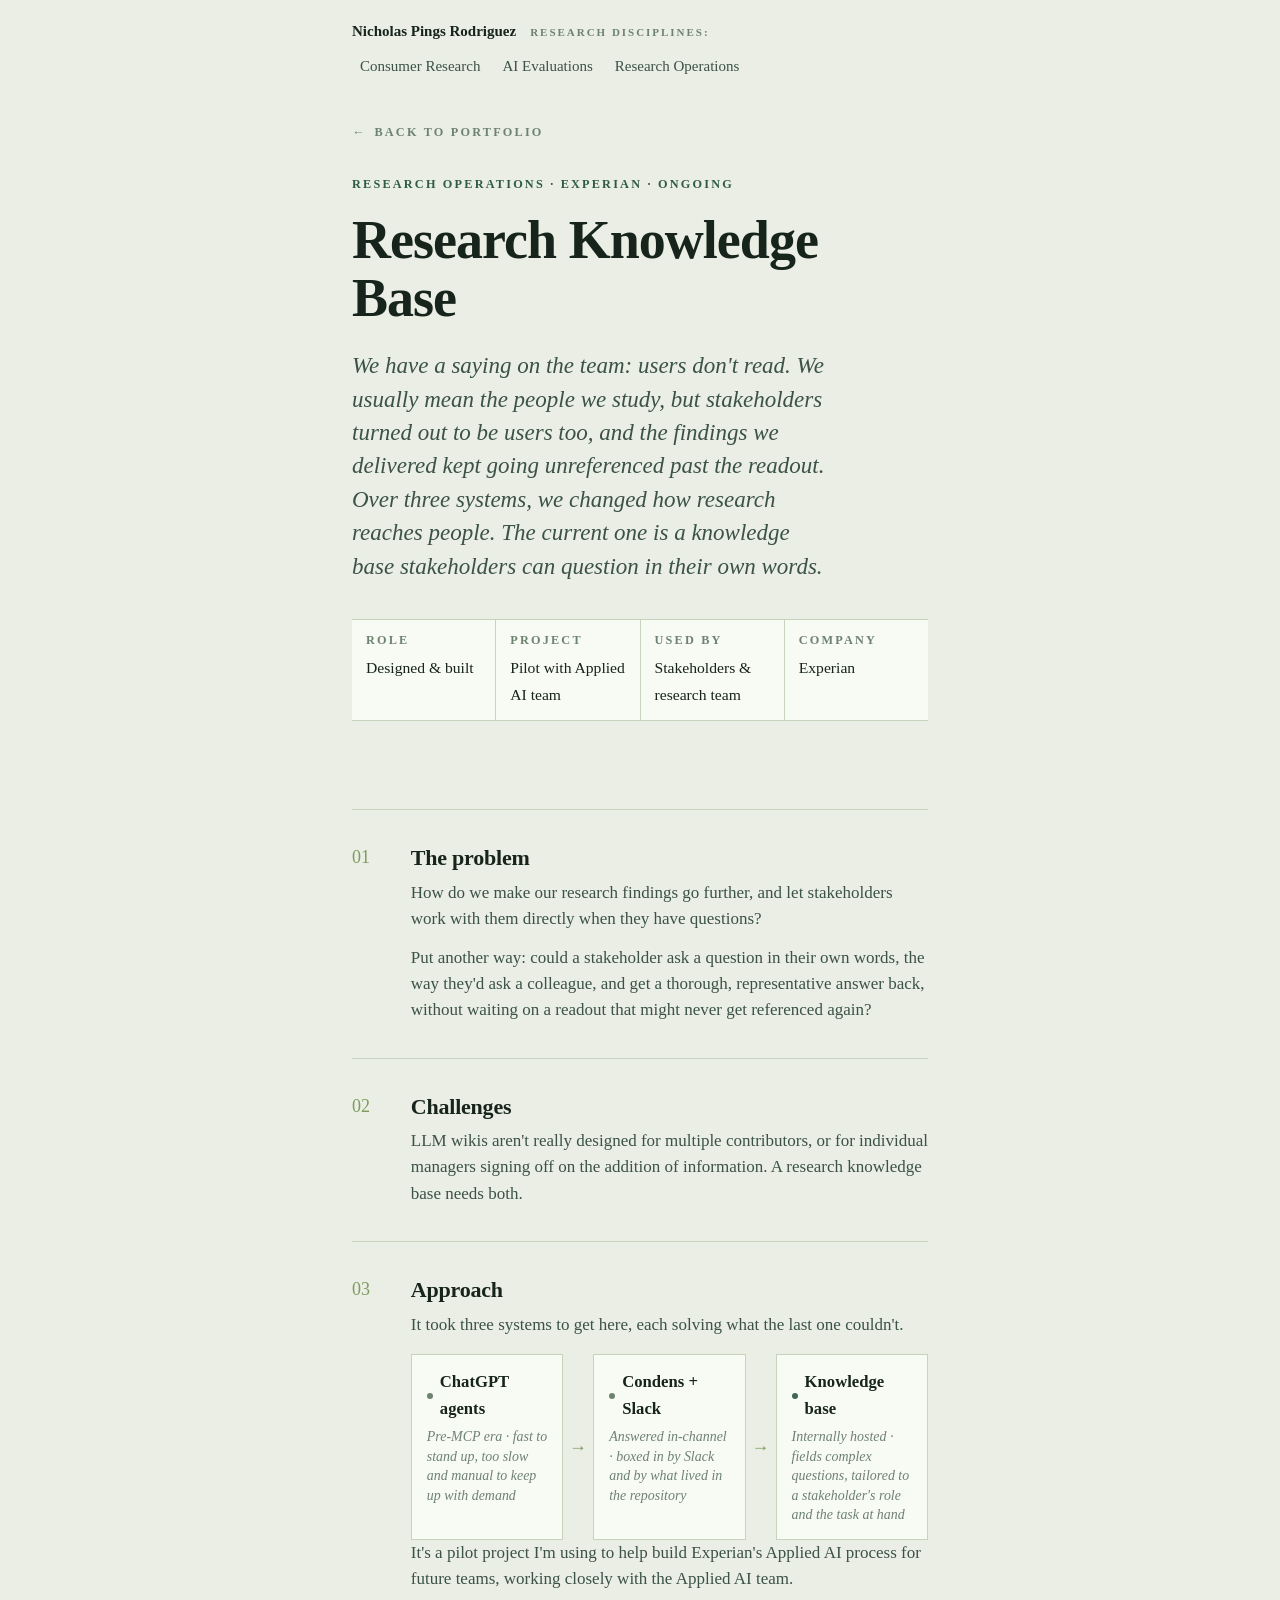
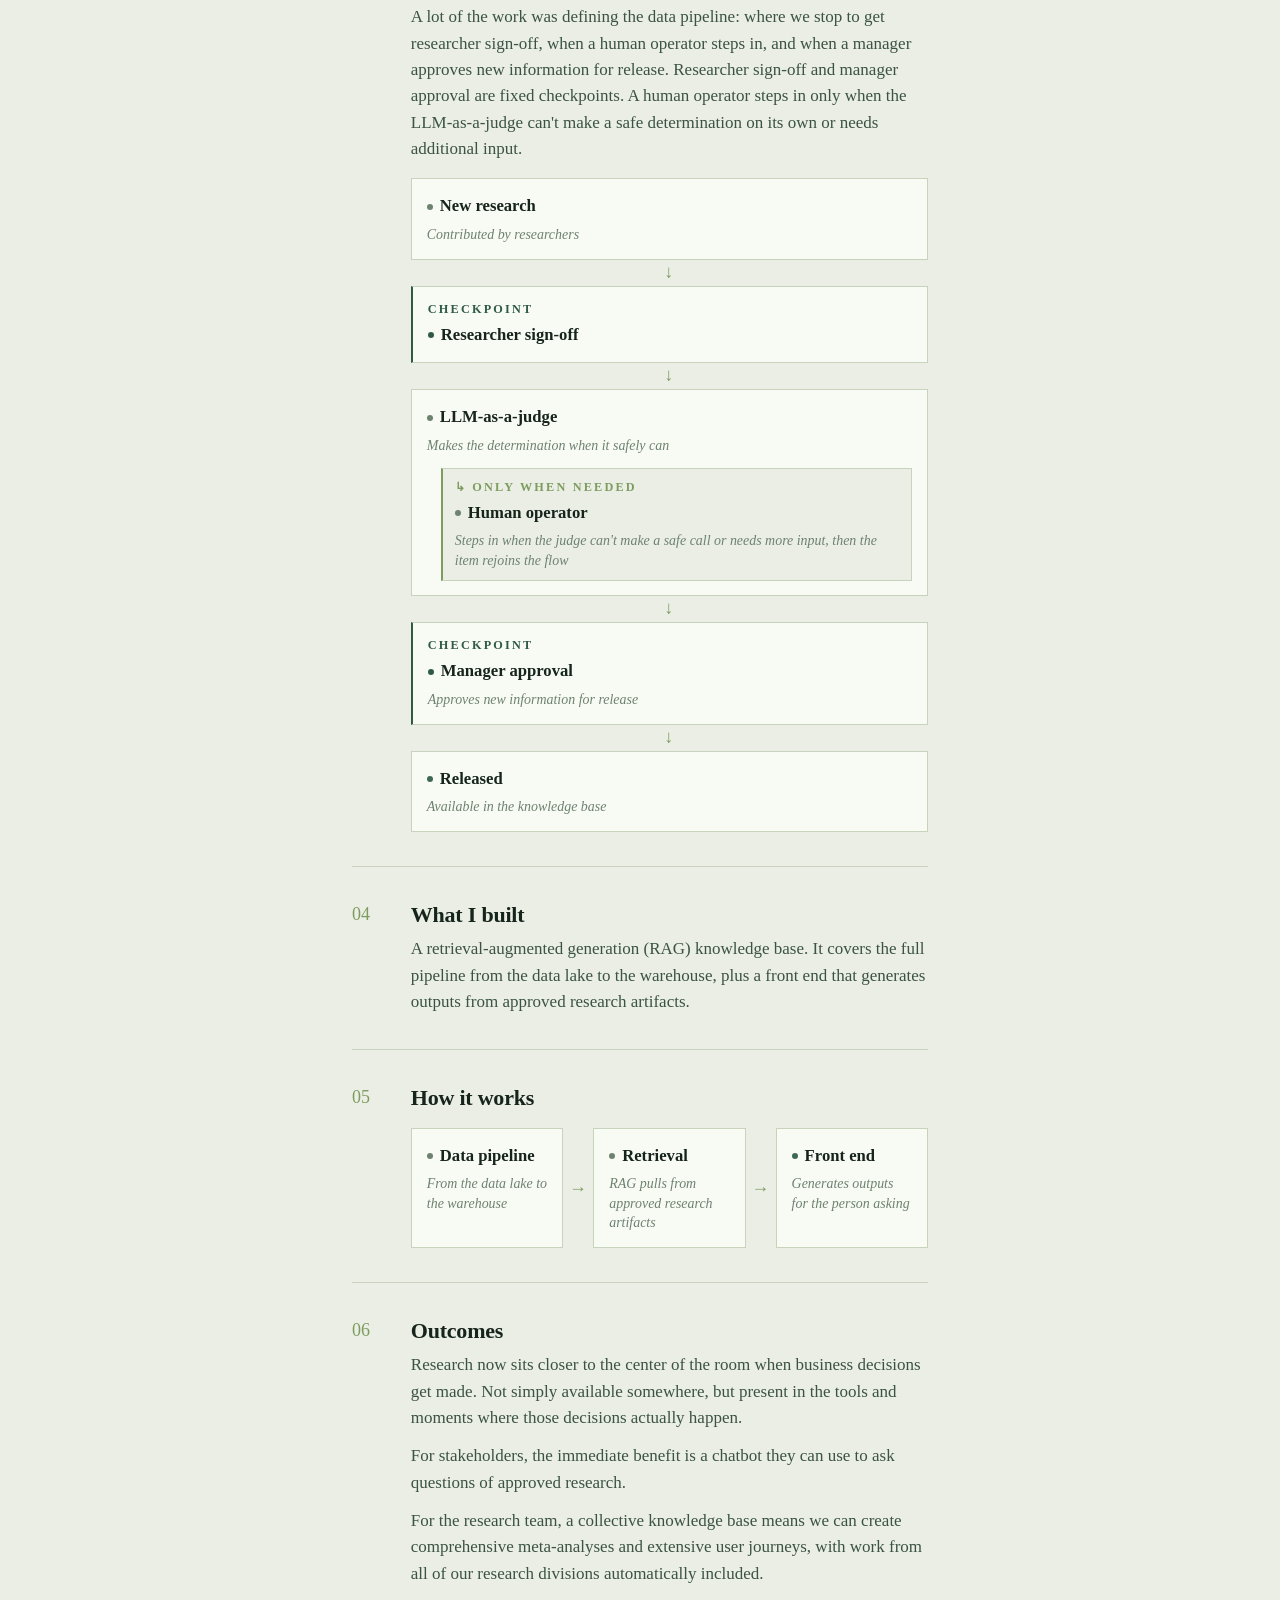
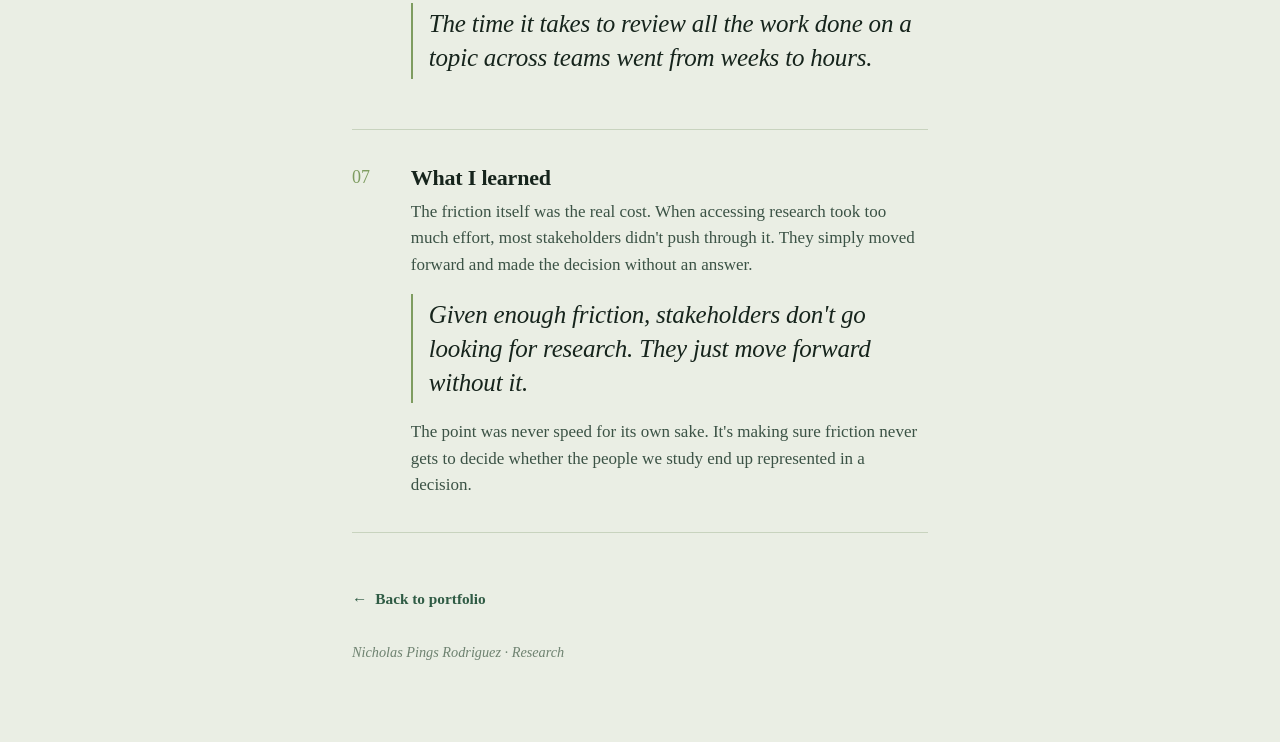
<file: research-self-service.html>
<!DOCTYPE html>
<html lang="en">
<head>
<meta charset="utf-8">
<title>Research Knowledge Base &middot; Nicholas Pings Rodriguez</title>
<meta http-equiv="refresh" content="0; url=research-knowledge-base.html">
<link rel="canonical" href="research-knowledge-base.html">
<meta name="robots" content="noindex">
<style>body{background:#EAEEE4;color:#16241C;font-family:"EB Garamond",Georgia,serif;padding:40px 22px;}a{color:#2F5B44;}</style>
</head>
<body>
<p>Research Self-Service is now part of the <a href="research-knowledge-base.html">Research Knowledge Base</a> case study.</p>
</body>
</html>
</file>
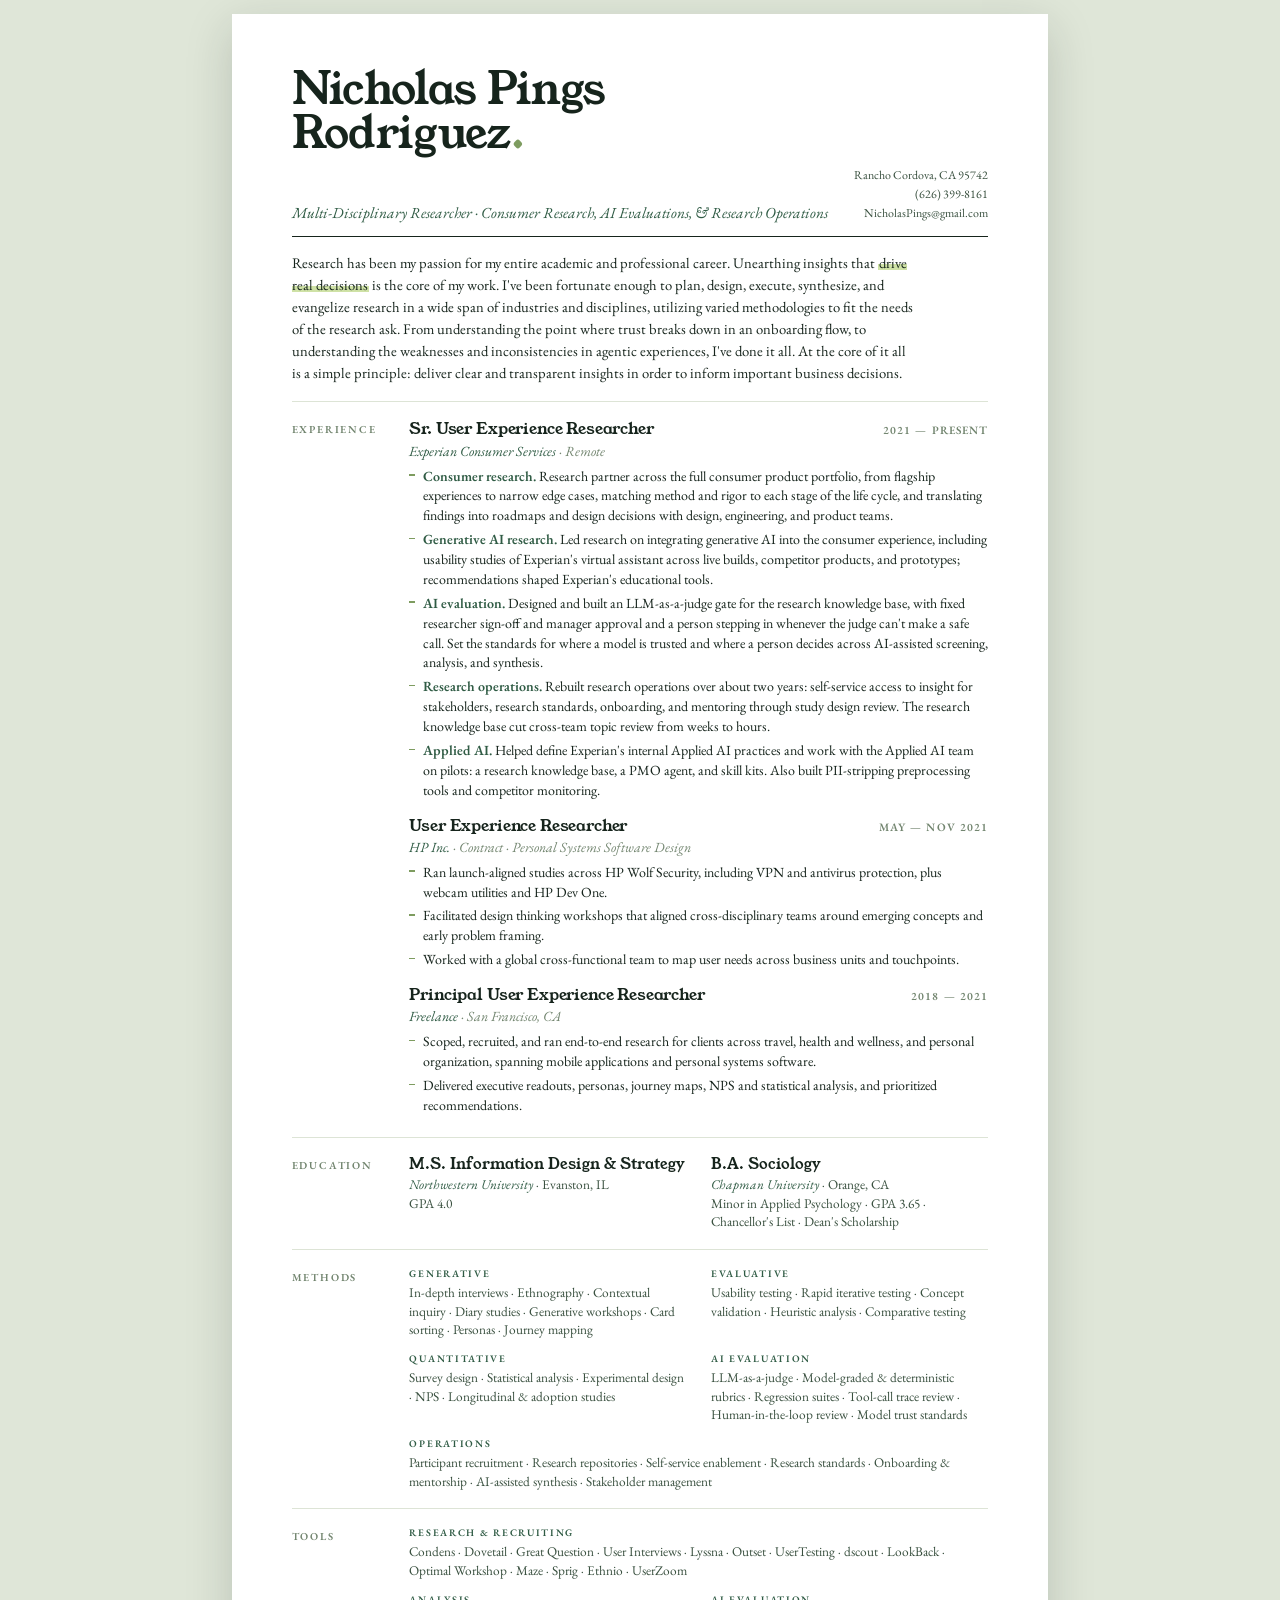
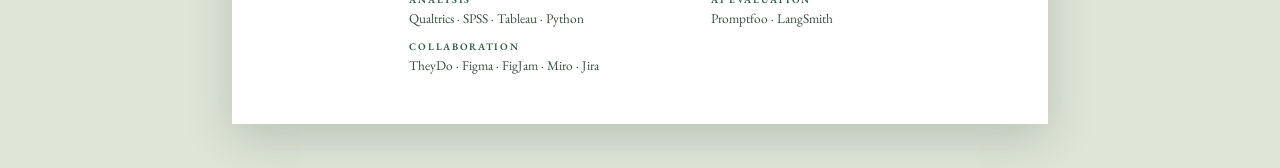
<file: resume.html>
<!DOCTYPE html>
<html lang="en">
<head>
<meta charset="utf-8">
<meta name="viewport" content="width=device-width, initial-scale=1">
<meta name="color-scheme" content="light only">
<meta name="supported-color-schemes" content="light">
<title>Nicholas Pings Rodriguez &middot; Resume</title>
<link rel="preconnect" href="https://fonts.googleapis.com">
<link rel="preconnect" href="https://fonts.gstatic.com" crossorigin>
<link href="https://fonts.googleapis.com/css2?family=EB+Garamond:ital,wght@0,400..600;1,400..500&family=Young+Serif&display=swap" rel="stylesheet">
<style>
  :root{
    color-scheme: only light;
    --ink:#16241C;
    --ink-soft:#39503F;
    --muted:#72856F;
    --rule:#CBD5C1;
    --rule-soft:#DDE4D6;
    --pine:#2F5B44;
    --moss:#7E9C60;
    --leaf:#CFE2A6;
    --paper:#FFFFFF;
    --backdrop:#DFE6D8;
  }
  *{box-sizing:border-box;}
  html,body{margin:0;padding:0;max-width:100%;overflow-x:hidden;}
  html{background-color:var(--backdrop);background-image:linear-gradient(var(--backdrop),var(--backdrop));}
  body{
    background-color:transparent;
    font-family:"EB Garamond",Garamond,Georgia,serif;
    color:var(--ink);
    -webkit-font-smoothing:antialiased;
    -webkit-text-size-adjust:100%;
  }
  @media (prefers-color-scheme:dark){body{background:var(--backdrop);color:var(--ink);}}

  .sheet{
    width:8.5in;min-height:11in;margin:14px auto 44px;
    background-color:var(--paper);
    background-image:linear-gradient(var(--paper),var(--paper));
    padding:0.55in 0.62in 0.5in;
    box-shadow:0 14px 44px rgba(22,36,28,.18);
  }

  .label{
    font-weight:600;letter-spacing:.17em;text-transform:uppercase;
  }

  /* ---------- masthead ---------- */
  .masthead{border-bottom:1.5px solid var(--ink);padding-bottom:13px;}
  .name{
    font-family:"Young Serif",Georgia,serif;font-weight:400;
    font-size:33pt;line-height:1.0;letter-spacing:-.015em;margin:0;
  }
  .name .dot{color:var(--moss);}
  .undername{
    display:flex;justify-content:space-between;align-items:flex-end;
    gap:22px;margin-top:11px;flex-wrap:wrap;
  }
  .role{
    font-size:11.5pt;font-style:italic;color:var(--pine);
  }
  .contact{
    font-size:9pt;line-height:1.6;text-align:right;color:var(--ink-soft);white-space:nowrap;
  }
  .contact a{color:inherit;text-decoration:none;}

  /* ---------- lede ---------- */
  .lede{font-size:11pt;line-height:1.5;margin:15px 0 0;max-width:6.5in;}
  .mark{
    background-image:linear-gradient(var(--leaf),var(--leaf));
    background-repeat:no-repeat;background-position:0 88%;background-size:100% 34%;
    padding:0 .07em;
  }

  /* ---------- blocks ---------- */
  .block{
    display:grid;grid-template-columns:1.02in minmax(0,1fr);gap:0 20px;
    padding-top:17px;margin-top:17px;border-top:1px solid var(--rule-soft);
  }
  .block-label{
    font-size:8pt;font-weight:600;letter-spacing:.17em;text-transform:uppercase;
    color:var(--muted);padding-top:3px;
  }

  /* ---------- jobs ---------- */
  .job + .job{margin-top:15px;}
  .job-head{display:flex;justify-content:space-between;align-items:baseline;gap:16px;}
  .job-title{
    font-family:"Young Serif",Georgia,serif;font-weight:400;
    font-size:12pt;letter-spacing:-.01em;margin:0;line-height:1.2;
  }
  .job-when{font-size:8.5pt;font-weight:600;letter-spacing:.1em;text-transform:uppercase;color:var(--muted);white-space:nowrap;}
  .job-org{font-size:10.5pt;color:var(--pine);margin:3px 0 7px;font-style:italic;}
  .job-org span{color:var(--muted);}

  ul.pts{margin:0;padding:0;list-style:none;}
  ul.pts li{
    font-size:10.5pt;line-height:1.42;padding-left:14px;position:relative;margin-bottom:4px;
  }
  ul.pts li::before{
    content:"";position:absolute;left:0;top:.55em;width:6px;height:1.5px;background:var(--moss);
  }

  /* ---------- education ---------- */
  .edu{display:grid;grid-template-columns:1fr 1fr;gap:0 24px;}
  .edu h3{
    font-family:"Young Serif",Georgia,serif;font-weight:400;
    font-size:11pt;margin:0 0 3px;line-height:1.25;
  }
  .edu p{margin:0;font-size:10pt;line-height:1.4;color:var(--ink-soft);}
  .edu .school{color:var(--pine);font-style:italic;}

  /* ---------- methods ---------- */
  .methods{display:grid;grid-template-columns:1fr 1fr;gap:12px 24px;}
  .m-group h4{
    font-size:7.5pt;font-weight:600;letter-spacing:.17em;text-transform:uppercase;
    color:var(--pine);margin:0 0 4px;
  }
  .m-group p{margin:0;font-size:10pt;line-height:1.4;color:var(--ink-soft);}
  .pt-k{font-weight:600;color:var(--pine);}
  .m-wide{grid-column:1/-1;}
  .job,.m-group{break-inside:avoid;}

  @media print{
    @page{size:letter;margin:0;}
    html,body{background:#fff;}
    .sheet{width:auto;min-height:0;margin:0;box-shadow:none;padding:0.5in 0.6in;}
    *{-webkit-print-color-adjust:exact;print-color-adjust:exact;}
  }

  @media screen and (max-width:900px){
    .sheet{width:auto;max-width:660px;padding:30px 24px;margin:12px;}
    .name{font-size:27pt;}
    .block{grid-template-columns:1fr;gap:9px;}
    .contact{text-align:left;white-space:normal;}
    .edu,.methods{grid-template-columns:1fr;gap:14px;}
  }
</style>
</head>
<body>

<div class="sheet">

  <header class="masthead">
    <h1 class="name">Nicholas Pings<br>Rodriguez<span class="dot">.</span></h1>
    <div class="undername">
      <div class="role">Multi-Disciplinary Researcher &middot; Consumer Research, AI Evaluations, &amp; Research Operations</div>
      <div class="contact">
        Rancho Cordova, CA 95742<br>
        (626) 399-8161<br>
        <a href="mailto:NicholasPings@gmail.com">NicholasPings@gmail.com</a>
      </div>
    </div>
  </header>

  <p class="lede">
    Research has been my passion for my entire academic and professional career. Unearthing insights
    that <span class="mark">drive real decisions</span> is the core of my work. I've been fortunate enough to plan, design,
    execute, synthesize, and evangelize research in a wide span of industries and disciplines,
    utilizing varied methodologies to fit the needs of the research ask. From understanding the point
    where trust breaks down in an onboarding flow, to understanding the weaknesses and inconsistencies
    in agentic experiences, I've done it all. At the core of it all is a simple principle: deliver
    clear and transparent insights in order to inform important business decisions.
  </p>

  <section class="block">
    <div class="block-label">Experience</div>
    <div>

      <article class="job">
        <div class="job-head">
          <h2 class="job-title">Sr. User Experience Researcher</h2>
          <div class="job-when">2021 &mdash; Present</div>
        </div>
        <div class="job-org">Experian Consumer Services <span>&middot; Remote</span></div>
        <ul class="pts">
          <li><b class="pt-k">Consumer research.</b> Research partner across the full consumer product portfolio, from flagship experiences to narrow edge cases, matching method and rigor to each stage of the life cycle, and translating findings into roadmaps and design decisions with design, engineering, and product teams.</li>
          <li><b class="pt-k">Generative AI research.</b> Led research on integrating generative AI into the consumer experience, including usability studies of Experian's virtual assistant across live builds, competitor products, and prototypes; recommendations shaped Experian's educational tools.</li>
          <li><b class="pt-k">AI evaluation.</b> Designed and built an LLM-as-a-judge gate for the research knowledge base, with fixed researcher sign-off and manager approval and a person stepping in whenever the judge can't make a safe call. Set the standards for where a model is trusted and where a person decides across AI-assisted screening, analysis, and synthesis.</li>
          <li><b class="pt-k">Research operations.</b> Rebuilt research operations over about two years: self-service access to insight for stakeholders, research standards, onboarding, and mentoring through study design review. The research knowledge base cut cross-team topic review from weeks to hours.</li>
          <li><b class="pt-k">Applied AI.</b> Helped define Experian's internal Applied AI practices and work with the Applied AI team on pilots: a research knowledge base, a PMO agent, and skill kits. Also built PII-stripping preprocessing tools and competitor monitoring.</li>
        </ul>
      </article>

      <article class="job">
        <div class="job-head">
          <h2 class="job-title">User Experience Researcher</h2>
          <div class="job-when">May &mdash; Nov 2021</div>
        </div>
        <div class="job-org">HP Inc. <span>&middot; Contract &middot; Personal Systems Software Design</span></div>
        <ul class="pts">
          <li>Ran launch-aligned studies across HP Wolf Security, including VPN and antivirus protection, plus webcam utilities and HP Dev One.</li>
          <li>Facilitated design thinking workshops that aligned cross-disciplinary teams around emerging concepts and early problem framing.</li>
          <li>Worked with a global cross-functional team to map user needs across business units and touchpoints.</li>
        </ul>
      </article>

      <article class="job">
        <div class="job-head">
          <h2 class="job-title">Principal User Experience Researcher</h2>
          <div class="job-when">2018 &mdash; 2021</div>
        </div>
        <div class="job-org">Freelance <span>&middot; San Francisco, CA</span></div>
        <ul class="pts">
          <li>Scoped, recruited, and ran end-to-end research for clients across travel, health and wellness, and personal organization, spanning mobile applications and personal systems software.</li>
          <li>Delivered executive readouts, personas, journey maps, NPS and statistical analysis, and prioritized recommendations.</li>
        </ul>
      </article>

    </div>
  </section>

  <section class="block">
    <div class="block-label">Education</div>
    <div class="edu">
      <div>
        <h3>M.S. Information Design &amp; Strategy</h3>
        <p><span class="school">Northwestern University</span> &middot; Evanston, IL<br>GPA 4.0</p>
      </div>
      <div>
        <h3>B.A. Sociology</h3>
        <p><span class="school">Chapman University</span> &middot; Orange, CA<br>Minor in Applied Psychology &middot; GPA 3.65 &middot; Chancellor's List &middot; Dean's Scholarship</p>
      </div>
    </div>
  </section>

  <section class="block">
    <div class="block-label">Methods</div>
    <div class="methods">
      <div class="m-group">
        <h4>Generative</h4>
        <p>In-depth interviews &middot; Ethnography &middot; Contextual inquiry &middot; Diary studies &middot; Generative workshops &middot; Card sorting &middot; Personas &middot; Journey mapping</p>
      </div>
      <div class="m-group">
        <h4>Evaluative</h4>
        <p>Usability testing &middot; Rapid iterative testing &middot; Concept validation &middot; Heuristic analysis &middot; Comparative testing</p>
      </div>
      <div class="m-group">
        <h4>Quantitative</h4>
        <p>Survey design &middot; Statistical analysis &middot; Experimental design &middot; NPS &middot; Longitudinal &amp; adoption studies</p>
      </div>
      <div class="m-group">
        <h4>AI evaluation</h4>
        <p>LLM-as-a-judge &middot; Model-graded &amp; deterministic rubrics &middot; Regression suites &middot; Tool-call trace review &middot; Human-in-the-loop review &middot; Model trust standards</p>
      </div>
      <div class="m-group m-wide">
        <h4>Operations</h4>
        <p>Participant recruitment &middot; Research repositories &middot; Self-service enablement &middot; Research standards &middot; Onboarding &amp; mentorship &middot; AI-assisted synthesis &middot; Stakeholder management</p>
      </div>
    </div>
  </section>

  <section class="block">
    <div class="block-label">Tools</div>
    <div class="methods">
      <div class="m-group m-wide">
        <h4>Research &amp; recruiting</h4>
        <p>Condens &middot; Dovetail &middot; Great Question &middot; User Interviews &middot; Lyssna &middot; Outset &middot; UserTesting &middot; dscout &middot; LookBack &middot; Optimal Workshop &middot; Maze &middot; Sprig &middot; Ethnio &middot; UserZoom</p>
      </div>
      <div class="m-group">
        <h4>Analysis</h4>
        <p>Qualtrics &middot; SPSS &middot; Tableau &middot; Python</p>
      </div>
      <div class="m-group">
        <h4>AI evaluation</h4>
        <p>Promptfoo &middot; LangSmith</p>
      </div>
      <div class="m-group m-wide">
        <h4>Collaboration</h4>
        <p>TheyDo &middot; Figma &middot; FigJam &middot; Miro &middot; Jira</p>
      </div>
    </div>
  </section>

</div>
</body>
</html>
</file>
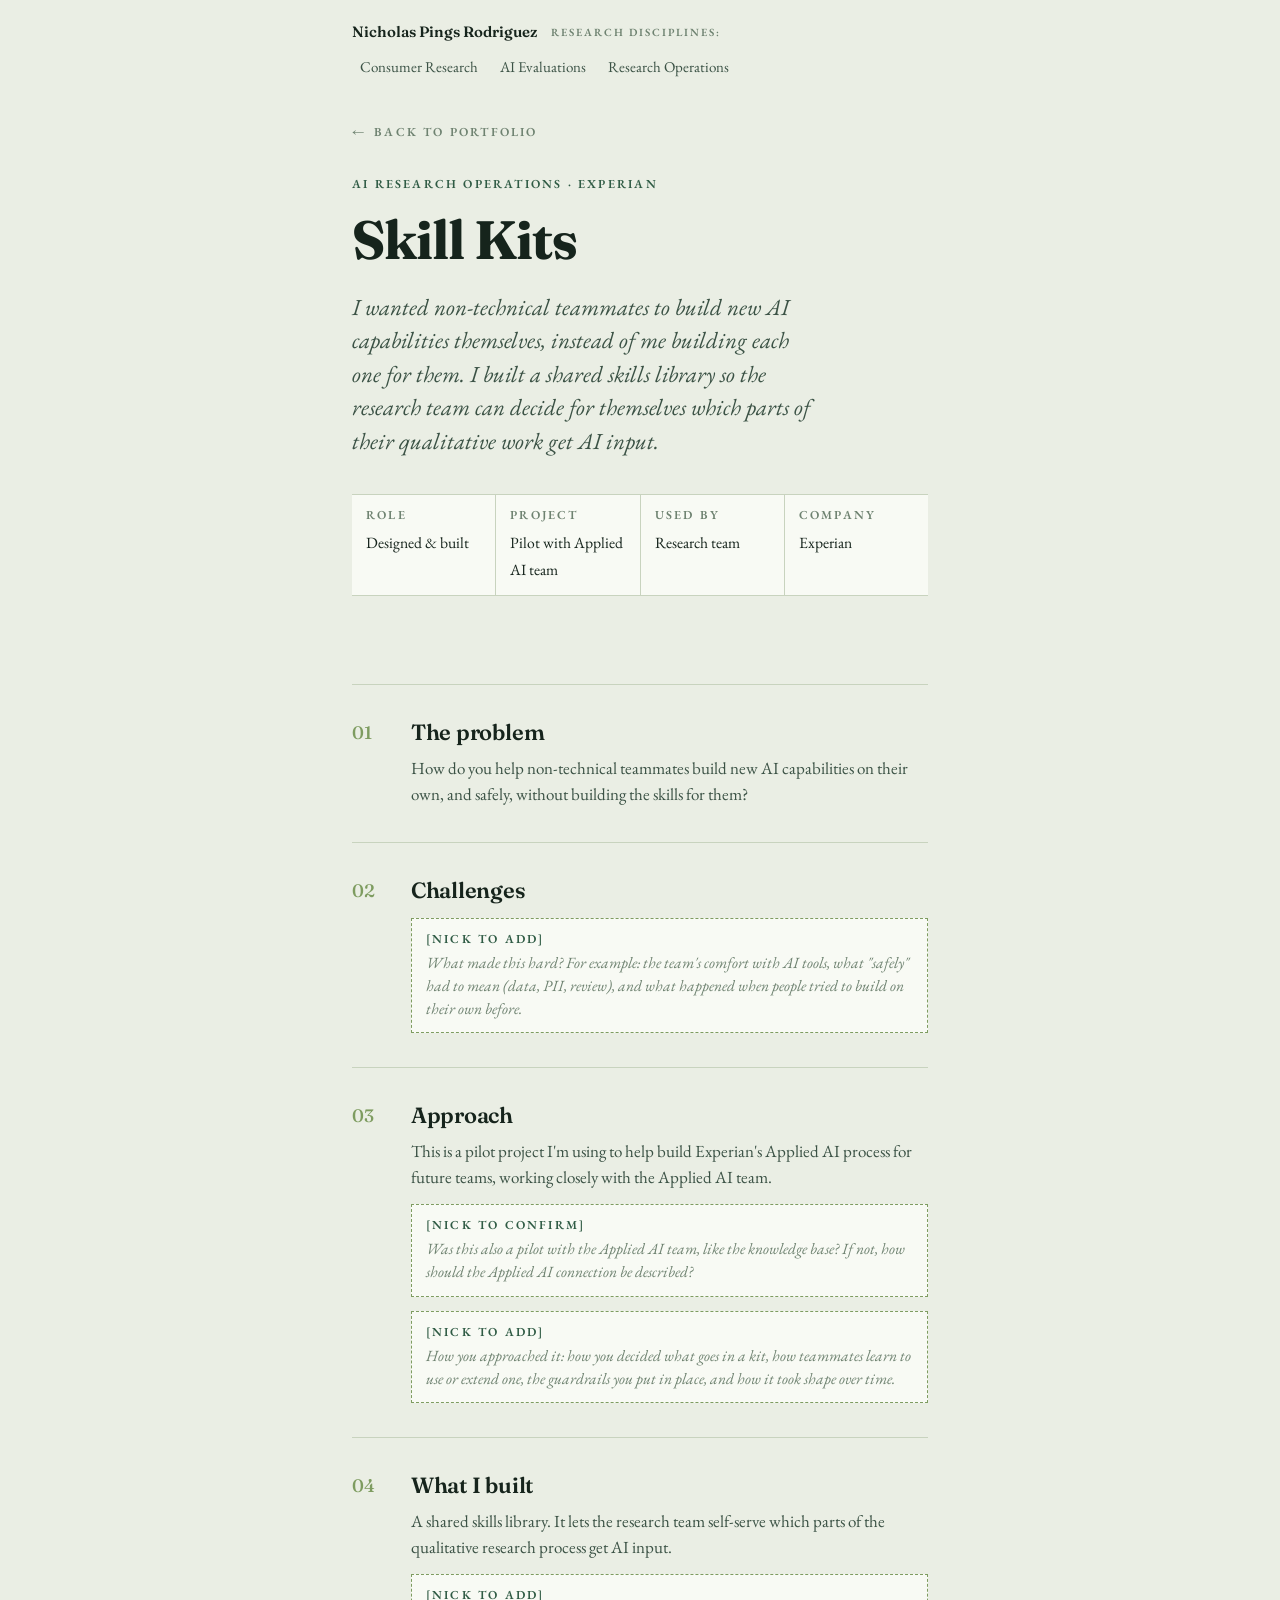
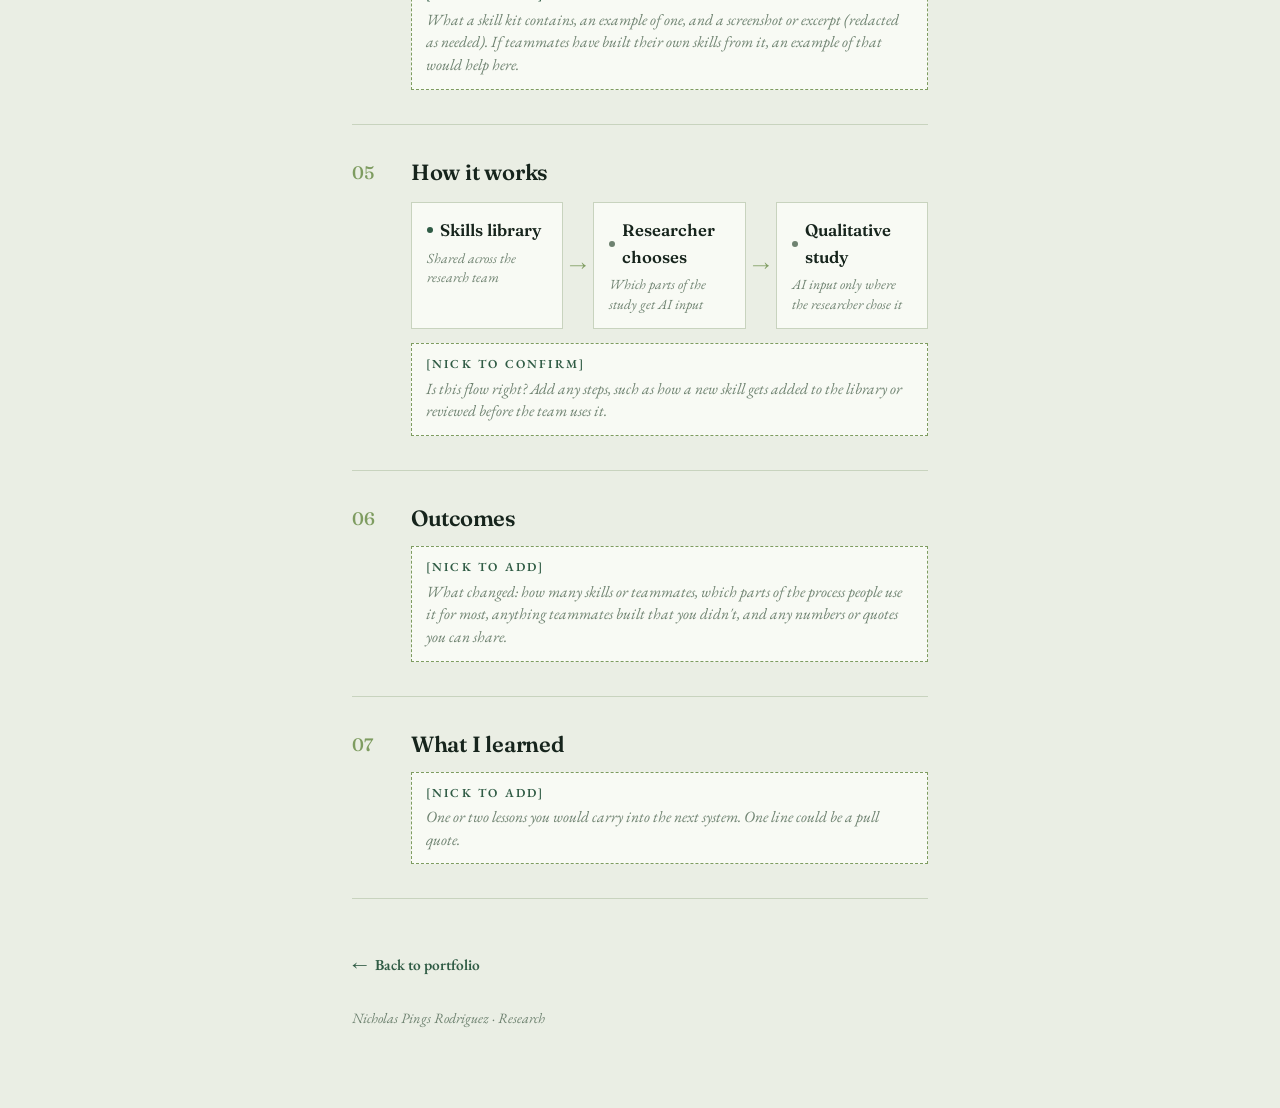
<file: skill-kits.html>
<!DOCTYPE html>
<html lang="en">
<head>
<meta charset="utf-8">
<meta name="viewport" content="width=device-width, initial-scale=1, viewport-fit=cover">
<meta name="color-scheme" content="light only">
<meta name="supported-color-schemes" content="light">
<title>Skill Kits &middot; Case Study &middot; Nicholas Pings Rodriguez</title>
<meta name="description" content="A shared skills library that lets a research team decide for themselves which parts of qualitative research get AI input.">
<link rel="preconnect" href="https://fonts.googleapis.com">
<link rel="preconnect" href="https://fonts.gstatic.com" crossorigin>
<link href="https://fonts.googleapis.com/css2?family=EB+Garamond:ital,wght@0,400..600;1,400..500&family=Fraunces:opsz,wght@9..144,300..800&display=swap" rel="stylesheet">
<link rel="stylesheet" href="assets/css/disc-nav.css">
<script src="assets/js/back-link.js" defer></script>
<style>
  :root{
    color-scheme: only light;
    --paper:#EAEEE4;
    --card:#F8FAF4;
    --ink:#16241C;
    --ink-soft:#3B5245;
    --muted:#6E8270;
    --rule:#C8D3BE;
    --pine:#2F5B44;
    --moss:#7E9C60;
    --leaf:#CFE2A6;
    --pad:clamp(22px,6vw,72px);
  }

  *{box-sizing:border-box;}
  html,body{margin:0;padding:0;max-width:100%;overflow-x:hidden;}
  html{background-color:var(--paper);background-image:linear-gradient(var(--paper),var(--paper));}
  body{
    background-color:transparent;color:var(--ink);
    font-family:"EB Garamond",Garamond,Georgia,serif;
    font-size:clamp(17px,1.05vw,19px);line-height:1.6;
    -webkit-font-smoothing:antialiased;-webkit-text-size-adjust:100%;
  }
  .page{background-color:var(--paper);background-image:linear-gradient(var(--paper),var(--paper));}
  a{color:inherit;}
  h1,h2{overflow-wrap:break-word;}

  .label{font-weight:600;font-size:.72em;letter-spacing:.18em;text-transform:uppercase;line-height:1.4;}
  .wrap{max-width:720px;margin:0 auto;padding:0 var(--pad);}

  .rise{opacity:0;transform:translateY(12px);}
  .loaded .rise{opacity:1;transform:none;transition:opacity .7s ease,transform .7s cubic-bezier(.22,.7,.2,1);}
  .loaded .d1{transition-delay:.04s;}
  .loaded .d2{transition-delay:.12s;}
  .loaded .d3{transition-delay:.22s;}
  .loaded .d4{transition-delay:.32s;}

  /* ---------- back link ---------- */
  .back{
    display:inline-flex;align-items:center;gap:8px;
    padding:clamp(22px,4vw,34px) 0 0;color:var(--muted);text-decoration:none;
  }
  .back:hover{color:var(--pine);}
  .back .arrow{transition:transform .2s ease;}
  .back:hover .arrow{transform:translateX(-3px);}

  /* ---------- header ---------- */
  .case-head{padding:clamp(20px,4vw,32px) 0 clamp(28px,4vw,40px);}
  .eyebrow{color:var(--pine);margin:0 0 clamp(12px,2vw,18px);}
  h1.title{
    font-family:"Fraunces",Georgia,serif;font-weight:700;
    font-size:clamp(32px,7vw,54px);line-height:1.08;letter-spacing:-.018em;margin:0;
  }
  .dek{
    font-style:italic;color:var(--ink-soft);
    font-size:clamp(18px,2.6vw,23px);line-height:1.45;
    margin:clamp(16px,2.4vw,22px) 0 0;max-width:42ch;
  }

  /* ---------- meta strip ---------- */
  .meta{
    display:grid;grid-template-columns:repeat(4,minmax(0,1fr));gap:1px;
    background-color:var(--rule);border-top:1px solid var(--rule);border-bottom:1px solid var(--rule);
    margin-top:clamp(24px,4vw,36px);
  }
  .meta div{
    background-color:var(--card);background-image:linear-gradient(var(--card),var(--card));
    padding:12px 14px;min-width:0;
  }
  .meta .label{color:var(--muted);display:block;margin-bottom:5px;}
  .meta span:not(.label){font-size:.92em;color:var(--ink);}
  @media(max-width:600px){.meta{grid-template-columns:repeat(2,minmax(0,1fr));}}

  /* ---------- body sections ---------- */
  .sections{border-top:1px solid var(--rule);margin-top:clamp(32px,5vw,48px);}
  .section{
    display:grid;grid-template-columns:2.4em minmax(0,1fr);gap:clamp(10px,2vw,18px);
    padding:clamp(24px,3.4vw,34px) 0;border-bottom:1px solid var(--rule);
  }
  .section-num{
    font-family:"Fraunces",Georgia,serif;font-weight:500;
    font-size:clamp(15px,1.8vw,18px);color:var(--moss);line-height:1.5;
  }
  .section h2{
    font-family:"Fraunces",Georgia,serif;font-weight:600;
    font-size:clamp(18px,2.2vw,22px);letter-spacing:-.01em;margin:0 0 8px;line-height:1.25;
  }
  .section p{margin:0;color:var(--ink-soft);line-height:1.55;}
  .section p + p{margin-top:12px;}

  /* ---------- pull quote ---------- */
  .pull{margin:16px 0;padding:4px 0 4px 16px;border-left:2px solid var(--moss);}
  .pull p{
    font-family:"Fraunces",Georgia,serif;font-style:italic;font-weight:500;
    font-size:clamp(19px,2.6vw,25px);line-height:1.35;color:var(--ink);
    margin:0;letter-spacing:-.008em;
  }

  /* ---------- system chain ---------- */
  .chain{
    display:flex;flex-wrap:wrap;align-items:stretch;gap:0;
    margin-top:16px;
  }
  .chain-stop{
    flex:1 1 0;min-width:150px;padding:14px 15px;
    border:1px solid var(--rule);
    background-color:var(--card);background-image:linear-gradient(var(--card),var(--card));
  }
  .chain-arrow{
    flex:none;width:30px;display:flex;align-items:center;justify-content:center;
    color:var(--moss);font-size:1.05em;
  }
  .chain-name{
    display:flex;align-items:center;gap:7px;
    font-family:"Fraunces",Georgia,serif;font-weight:600;font-size:.98em;color:var(--ink);
  }
  .chain-dot{width:6px;height:6px;border-radius:50%;background:var(--muted);flex:none;}
  .chain-stop.current .chain-dot{background:var(--pine);animation:pulse 2.4s ease-in-out infinite;}
  @keyframes pulse{0%,100%{opacity:1;}50%{opacity:.3;}}
  .chain-note{display:block;margin-top:5px;font-size:.82em;font-style:italic;color:var(--muted);line-height:1.4;}
  @media(max-width:640px){
    .chain{flex-direction:column;}
    .chain-stop{flex:0 0 auto;min-width:0;}
    .chain-arrow{width:auto;height:26px;transform:rotate(90deg);}
  }

  /* ---------- draft placeholders (remove each one as the content lands) ---------- */
  .todo{
    margin-top:14px;padding:12px 14px;
    border:1px dashed var(--moss);
    background-color:var(--card);background-image:linear-gradient(var(--card),var(--card));
  }
  .todo .label{color:var(--pine);display:block;margin-bottom:4px;}
  .section .todo p{font-size:.92em;font-style:italic;color:var(--muted);line-height:1.45;}

  /* ---------- footer ---------- */
  .case-foot{padding:clamp(32px,5vw,52px) 0 clamp(40px,6vw,64px);}
  .case-foot a{
    display:inline-flex;align-items:center;gap:8px;
    color:var(--pine);text-decoration:none;font-weight:600;font-size:.9em;
  }
  .case-foot a:hover{text-decoration:underline;}
  .colophon{margin-top:clamp(20px,3vw,28px);color:var(--muted);font-size:.84em;font-style:italic;}

  @media (prefers-reduced-motion:reduce){
    *,*::before,*::after{transition-duration:.01ms !important;}
    .rise{opacity:1;transform:none;}
    .chain-stop.current .chain-dot{animation:none;}
  }
  a:focus-visible{outline:2px solid var(--pine);outline-offset:3px;}
</style>
<noscript><style>.rise{opacity:1;transform:none;}</style></noscript>
</head>
<body>
<div class="page">
  <div class="wrap">

    <nav class="disc-nav" aria-label="Research disciplines">
  <span class="disc-name">Nicholas Pings Rodriguez</span>
  <span class="disc-label">Research disciplines:</span>
  <div class="disc-links">
    <a href="consumer-research.html">Consumer Research</a>
    <a href="ai-evaluations.html">AI Evaluations</a>
    <a href="research-operations.html">Research Operations</a>
  </div>
</nav>

    <a class="back label rise d1" href="index.html"><span class="arrow">&larr;</span> Back to portfolio</a>

    <header class="case-head">
      <p class="eyebrow label rise d2">AI research operations &middot; Experian</p>
      <h1 class="title rise d2">Skill Kits</h1>
      <p class="dek rise d3">I wanted non-technical teammates to build new AI capabilities themselves, instead of me building each one for them. I built a shared skills library so the research team can decide for themselves which parts of their qualitative work get AI input.</p>

      <div class="meta rise d3">
        <div><span class="label">Role</span><span>Designed &amp; built</span></div>
        <div><span class="label">Project</span><span>Pilot with Applied AI team</span></div>
        <div><span class="label">Used by</span><span>Research team</span></div>
        <div><span class="label">Company</span><span>Experian</span></div>
      </div>
    </header>

    <div class="sections">

      <div class="section">
        <span class="section-num">01</span>
        <div>
          <h2>The problem</h2>
          <p>How do you help non-technical teammates build new AI capabilities on their own, and safely, without building the skills for them?</p>
        </div>
      </div>

      <div class="section">
        <span class="section-num">02</span>
        <div>
          <h2>Challenges</h2>
          <div class="todo">
            <span class="label">[Nick to add]</span>
            <p>What made this hard? For example: the team's comfort with AI tools, what "safely" had to mean (data, PII, review), and what happened when people tried to build on their own before.</p>
          </div>
        </div>
      </div>

      <div class="section">
        <span class="section-num">03</span>
        <div>
          <h2>Approach</h2>
          <p>This is a pilot project I'm using to help build Experian's Applied AI process for future teams, working closely with the Applied AI team.</p>
          <div class="todo">
            <span class="label">[Nick to confirm]</span>
            <p>Was this also a pilot with the Applied AI team, like the knowledge base? If not, how should the Applied AI connection be described?</p>
          </div>
          <div class="todo">
            <span class="label">[Nick to add]</span>
            <p>How you approached it: how you decided what goes in a kit, how teammates learn to use or extend one, the guardrails you put in place, and how it took shape over time.</p>
          </div>
        </div>
      </div>

      <div class="section">
        <span class="section-num">04</span>
        <div>
          <h2>What I built</h2>
          <p>A shared skills library. It lets the research team self-serve which parts of the qualitative research process get AI input.</p>
          <div class="todo">
            <span class="label">[Nick to add]</span>
            <p>What a skill kit contains, an example of one, and a screenshot or excerpt (redacted as needed). If teammates have built their own skills from it, an example of that would help here.</p>
          </div>
        </div>
      </div>

      <div class="section">
        <span class="section-num">05</span>
        <div>
          <h2>How it works</h2>
          <div class="chain">
            <div class="chain-stop current">
              <span class="chain-name"><i class="chain-dot" aria-hidden="true"></i>Skills library</span>
              <span class="chain-note">Shared across the research team</span>
            </div>
            <div class="chain-arrow" aria-hidden="true">&rarr;</div>
            <div class="chain-stop">
              <span class="chain-name"><i class="chain-dot" aria-hidden="true"></i>Researcher chooses</span>
              <span class="chain-note">Which parts of the study get AI input</span>
            </div>
            <div class="chain-arrow" aria-hidden="true">&rarr;</div>
            <div class="chain-stop">
              <span class="chain-name"><i class="chain-dot" aria-hidden="true"></i>Qualitative study</span>
              <span class="chain-note">AI input only where the researcher chose it</span>
            </div>
          </div>
          <div class="todo">
            <span class="label">[Nick to confirm]</span>
            <p>Is this flow right? Add any steps, such as how a new skill gets added to the library or reviewed before the team uses it.</p>
          </div>
        </div>
      </div>

      <div class="section">
        <span class="section-num">06</span>
        <div>
          <h2>Outcomes</h2>
          <div class="todo">
            <span class="label">[Nick to add]</span>
            <p>What changed: how many skills or teammates, which parts of the process people use it for most, anything teammates built that you didn't, and any numbers or quotes you can share.</p>
          </div>
        </div>
      </div>

      <div class="section">
        <span class="section-num">07</span>
        <div>
          <h2>What I learned</h2>
          <div class="todo">
            <span class="label">[Nick to add]</span>
            <p>One or two lessons you would carry into the next system. One line could be a pull quote.</p>
          </div>
        </div>
      </div>

    </div>

    <footer class="case-foot">
      <a href="index.html"><span class="arrow">&larr;</span> Back to portfolio</a>
      <p class="colophon">Nicholas Pings Rodriguez &middot; Research</p>
    </footer>

  </div>
</div>
<script>
  document.body.classList.add('loaded');
</script>
</body>
</html>
</file>
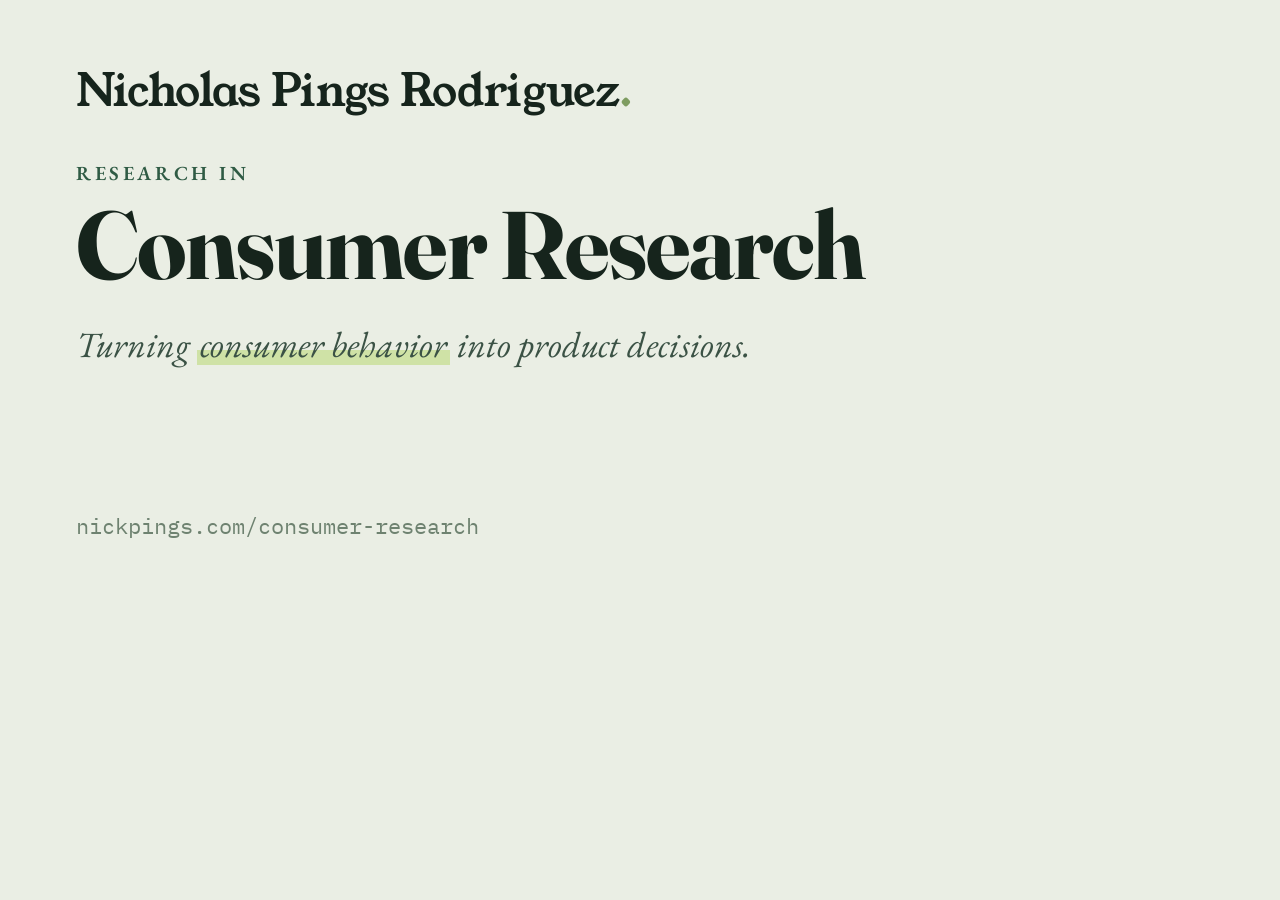
<file: docs/tools/og-card.html>
<!DOCTYPE html>
<html lang="en">
<head>
<meta charset="utf-8">
<meta name="robots" content="noindex">
<title>OG card template</title>
<link rel="preconnect" href="https://fonts.googleapis.com">
<link rel="preconnect" href="https://fonts.gstatic.com" crossorigin>
<link href="https://fonts.googleapis.com/css2?family=EB+Garamond:ital,wght@0,400..600;1,400..500&family=Fraunces:opsz,wght@9..144,300..800&family=IBM+Plex+Mono:wght@400;500&display=swap" rel="stylesheet">
<!-- Young Serif is the name face on the preview card (PRD section 22); it is not in index.html's link. -->
<link href="https://fonts.googleapis.com/css2?family=Young+Serif&display=swap" rel="stylesheet">
<style>
  :root{
    color-scheme: only light;
    --paper:#EAEEE4;
    --ink:#16241C;
    --ink-soft:#3B5245;
    --muted:#6E8270;
    --pine:#2F5B44;
    --moss:#7E9C60;
    --leaf:#CFE2A6;
  }
  *{box-sizing:border-box;}
  html{background-color:var(--paper);}
  body{
    margin:0;width:1200px;height:630px;overflow:hidden;position:relative;
    background-color:var(--paper);color:var(--ink);
    font-family:"EB Garamond",Garamond,Georgia,serif;
    -webkit-font-smoothing:antialiased;
  }
  .card{position:absolute;inset:0;padding:68px 76px;display:flex;flex-direction:column;}
  .name{
    font-family:"Young Serif",Georgia,serif;font-weight:400;
    font-size:44px;line-height:1.05;letter-spacing:-.015em;margin:0;
  }
  .name .dot{color:var(--moss);}
  .in{
    margin:46px 0 0;font-weight:600;font-size:20px;letter-spacing:.18em;text-transform:uppercase;
    color:var(--pine);
  }
  .disc{
    font-family:"Fraunces",Georgia,serif;font-weight:700;
    font-size:96px;line-height:1.02;letter-spacing:-.02em;margin:10px 0 0;
  }
  .thesis{
    font-style:italic;font-size:36px;line-height:1.26;margin:28px 0 0;color:var(--ink-soft);max-width:980px;
  }
  .mark{
    padding:0 .08em;
    background-image:linear-gradient(var(--leaf),var(--leaf));
    background-repeat:no-repeat;background-position:0 90%;background-size:100% 32%;
  }
  .url{
    margin-top:auto;font-family:"IBM Plex Mono",monospace;font-size:22px;color:var(--muted);
  }
</style>
</head>
<body>
<div class="card">
  <h1 class="name">Nicholas Pings Rodriguez<span class="dot">.</span></h1>
  <p class="in">Research in</p>
  <p class="disc" id="disc">Consumer Research</p>
  <p class="thesis" id="thesis">Turning <span class="mark">consumer behavior</span> into product decisions.</p>
  <p class="url" id="url">nickpings.com/consumer-research</p>
</div>
<script>
(function(){
  /* ?d=<slug> picks the discipline; unknown or missing falls back to consumer-research.
     Copy is PRD sections 3 and 5.1. */
  var D = {
    'ai-evaluations': ['AI Evaluations', 'Deciding <span class="mark">where a model is trusted</span> and where a person decides.'],
    'research-operations': ['Research Operations', 'Research that <span class="mark">goes further</span> than the readout.'],
    'consumer-research': ['Consumer Research', 'Turning <span class="mark">consumer behavior</span> into product decisions.']
  };
  var m = /[?&]d=([^&#]*)/.exec(location.search);
  var slug = m && Object.prototype.hasOwnProperty.call(D, m[1]) ? m[1] : 'consumer-research';
  document.getElementById('disc').textContent = D[slug][0];
  /* the thesis strings above are fixed literals in this file, never taken from the URL */
  document.getElementById('thesis').innerHTML = D[slug][1];
  document.getElementById('url').textContent = 'nickpings.com/' + slug;
})();
</script>
</body>
</html>
</file>
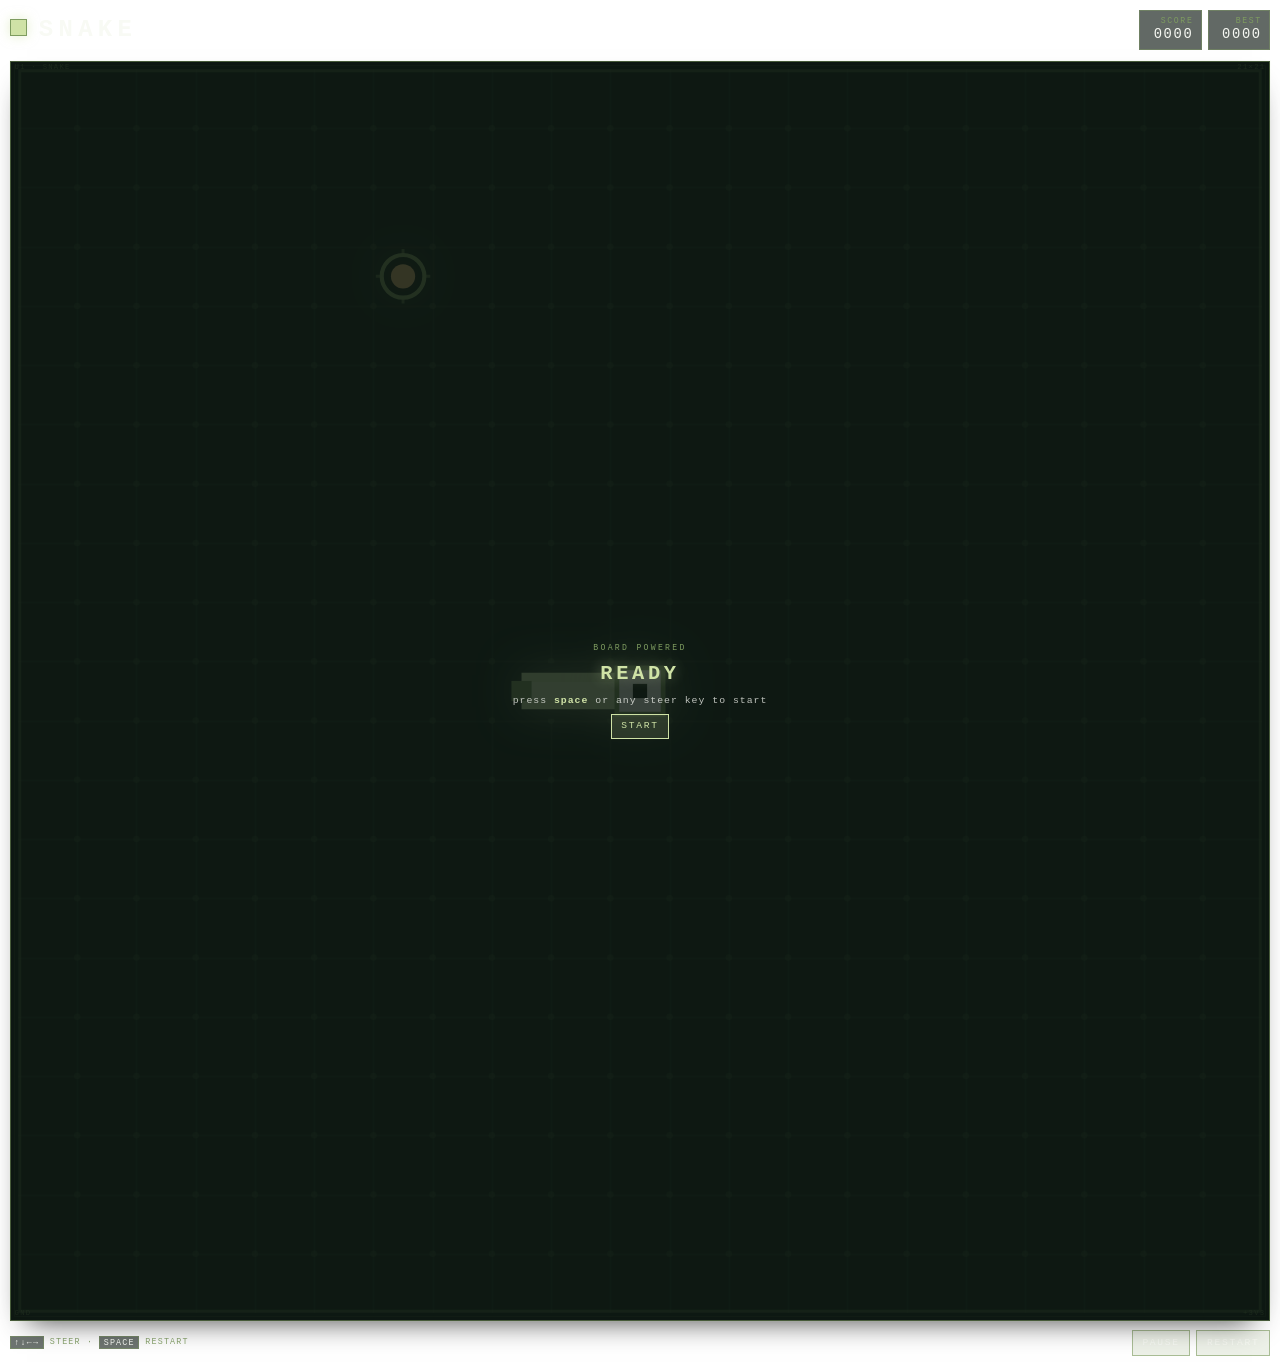
<file: assets/passions/techie/snake.html>
<!DOCTYPE html>
<html lang="en">
<head>
<meta charset="utf-8">
<meta name="viewport" content="width=device-width, initial-scale=1">
<title>snake · pcb rev 21</title>
<!--
  PCB SNAKE — single-file, self-contained, embeddable.

  Structure:
    1. style block — palette + layout (container-query based, so it plays nicely
                     in a ~400-600px iframe as well as a large standalone viewport).
    2. markup      — header (title + score readouts), board (canvas + overlay),
                     footer (key legend + restart/pause buttons).
    3. script block — game module: fixed-tick simulation on requestAnimationFrame,
                     canvas renderer with a cached background layer.

  No network, no external assets, no frameworks. Works from file:// and in an iframe.
-->
<style>
  /* ---------- palette (mirrored in JS below) ---------- */
  :root{
    --ink:       #16241C;  /* board backdrop / page background */
    --ink-deep:  #0E1913;  /* inside the board, under the solder mask */
    --leaf:      #CFE2A6;  /* pale green: copper trace lit up */
    --moss:      #7E9C60;  /* mid green: solder pads, borders, accents */
    --card:      #F8FAF4;  /* off-white: text / UI */
    --copper:    #E3B877;  /* warm accent: the powered solder joint (food) */
    --dead:      #5A6B48;  /* de-energised trace (game over) */
  }

  *, *::before, *::after{ box-sizing: border-box; }

  html, body{
    margin: 0;
    padding: 0;
    background: var(--ink);
    /* faint PCB dot pattern — quiet, non-distracting */
    background-image:
      radial-gradient(circle at 1px 1px, rgba(126,156,96,.20) 1px, transparent 1.6px);
    background-size: 14px 14px;
    color: var(--card);
    font-family: ui-monospace, SFMono-Regular, Menlo, Consolas, "Liberation Mono", monospace;
    -webkit-font-smoothing: antialiased;
  }

  /* ---------- layout ---------------------------------------------------------
     .stage is the container-query container; .pcb sizes its root font from the
     width it is *given*, so every child (in em) scales with the embed size.
     The vw fallback comes first so browsers without container-query support
     still scale sanely.                                                        */
  .stage{
    container-type: inline-size;
    width: 100%;
  }
  .pcb{
    width: 100%;
    max-width: 620px;
    margin: 0 auto;
    padding: 8px;
    padding: clamp(6px, 2vw, 18px);
    /* vw fallback, then cqw override where supported */
    font-size: clamp(11px, 2.4vw, 15px);
    font-size: clamp(11px, 2.4cqw, 15px);
    line-height: 1.35;
  }

  /* ---------- header --------------------------------------------------------- */
  .bar{
    display: flex;
    align-items: center;
    justify-content: space-between;
    gap: .8em;
    flex-wrap: wrap;
  }
  .title{
    display: flex;
    align-items: baseline;
    gap: .5em;
    margin: 0;
    text-transform: uppercase;
    letter-spacing: .22em;
    font-weight: 600;
    color: var(--card);
  }
  .title .mark{
    display: inline-block;
    width: .7em; height: .7em;
    border: 1px solid var(--moss);
    background: var(--leaf);
    box-shadow: 0 0 .5em rgba(207,226,166,.55);
  }
  .title .sub{
    font-size: .72em;
    letter-spacing: .18em;
    color: var(--moss);
    font-weight: 400;
  }

  .readouts{ display: flex; gap: .5em; }
  .readout{
    min-width: 5.2em;
    padding: .35em .6em;
    border: 1px solid rgba(126,156,96,.45);
    background: rgba(14,25,19,.65);
    text-align: right;
  }
  .readout .label{
    display: block;
    font-size: .68em;
    letter-spacing: .2em;
    text-transform: uppercase;
    color: var(--moss);
  }
  .readout .val{
    display: block;
    font-size: 1.15em;
    letter-spacing: .12em;
    font-variant-numeric: tabular-nums;
    color: var(--card);
  }
  .readout.hot{ border-color: var(--leaf); box-shadow: 0 0 .8em rgba(207,226,166,.35) inset; }
  .readout.hot .val{ color: var(--leaf); }

  /* ---------- board ---------------------------------------------------------- */
  .board{
    position: relative;
    margin-top: .9em;
    padding: 6px;                       /* fallback for no container-query support */
    padding: clamp(5px, 1.4cqw, 10px);
    border: 1px solid rgba(126,156,96,.5);
    background: var(--ink-deep);
    box-shadow:
      0 0 0 1px rgba(207,226,166,.06),
      inset 0 0 2em rgba(0,0,0,.55),
      0 1.2em 2.4em -1.4em rgba(0,0,0,.85);
  }
  .board::before{
    /* corner mounting pads (silkscreen) */
    content: "";
    position: absolute; inset: 3px;
    border: 1px solid rgba(126,156,96,.18);
    pointer-events: none;
  }
  canvas{
    display: block;
    width: 100%;
    aspect-ratio: 1 / 1;
    background: var(--ink-deep);
    outline: none;
    touch-action: none;
    cursor: pointer;
  }
  canvas:focus-visible{ box-shadow: 0 0 0 2px rgba(207,226,166,.5); }

  /* silkscreen labels in the board padding */
  .silk{
    position: absolute;
    font-size: .6em;
    letter-spacing: .18em;
    color: rgba(126,156,96,.65);
    text-transform: uppercase;
    pointer-events: none;
  }
  .silk.tl{ top: .15em; left: .5em; }
  .silk.tr{ top: .15em; right: .5em; }
  .silk.bl{ bottom: .15em; left: .5em; }
  .silk.br{ bottom: .15em; right: .5em; }

  /* fault flash on game over */
  .board.fault{ animation: fault .45s ease-out 1; }
  @keyframes fault{
    0%   { box-shadow: 0 0 0 1px rgba(248,250,244,.55), inset 0 0 1.4em rgba(248,250,244,.25); }
    100% { box-shadow: 0 0 0 1px rgba(207,226,166,.06), inset 0 0 2em rgba(0,0,0,.55), 0 1.2em 2.4em -1.4em rgba(0,0,0,.85); }
  }

  /* ---------- overlay -------------------------------------------------------- */
  .overlay{
    position: absolute; inset: 0;
    display: grid;
    place-items: center;
    padding: 1.4em;
    text-align: center;
    background: rgba(14,25,19,.82);
    opacity: 0;
    pointer-events: none;
    transition: opacity .18s ease;
  }
  .overlay.on{ opacity: 1; pointer-events: auto; }
  .panel{ display: grid; gap: .55em; justify-items: center; max-width: 22em; }
  .kicker{
    font-size: .68em; letter-spacing: .28em; text-transform: uppercase;
    color: var(--moss);
  }
  .ovTitle{
    margin: 0;
    font-size: 1.7em;
    letter-spacing: .18em;
    text-transform: uppercase;
    font-weight: 600;
    color: var(--leaf);
    text-shadow: 0 0 .7em rgba(207,226,166,.45);
  }
  .ovTitle.bad{ color: var(--card); text-shadow: 0 0 .7em rgba(248,250,244,.3); }
  .ovMsg{
    margin: 0;
    font-size: .82em;
    letter-spacing: .1em;
    color: rgba(248,250,244,.75);
  }
  .ovMsg b{ color: var(--leaf); font-weight: 600; }

  /* ---------- buttons / footer ---------------------------------------------- */
  .btn{
    font: inherit;
    font-size: .8em;
    letter-spacing: .18em;
    text-transform: uppercase;
    color: var(--card);
    background: rgba(126,156,96,.14);
    border: 1px solid rgba(126,156,96,.6);
    padding: .55em 1em;
    cursor: pointer;
    transition: background .15s ease, box-shadow .15s ease, color .15s ease, transform .05s ease;
  }
  .btn:hover{ background: rgba(207,226,166,.16); border-color: var(--leaf); color: var(--leaf); box-shadow: 0 0 .8em rgba(207,226,166,.3); }
  .btn:active{ transform: translateY(1px); }
  .btn:focus-visible{ outline: 2px solid var(--leaf); outline-offset: 2px; }
  .btn.primary{ border-color: var(--leaf); background: rgba(207,226,166,.14); color: var(--leaf); }

  .actions{ display: flex; gap: .5em; }
  .legend{
    font-size: .7em;
    letter-spacing: .14em;
    text-transform: uppercase;
    color: rgba(126,156,96,.9);
  }
  .legend kbd{
    font: inherit;
    color: var(--card);
    border: 1px solid rgba(126,156,96,.5);
    padding: .1em .4em;
    background: rgba(14,25,19,.6);
  }
  .foot{ margin-top: .8em; }
  .foot .bar{ gap: .6em; }

  @media (prefers-reduced-motion: reduce){
    .overlay{ transition: none; }
    .board.fault{ animation: none; }
    .btn{ transition: none; }
  }

  /* ---------- embed additions for nickpings.com (design card t_24928e8b) ----------
     Not part of Strata's output: a transparent page so the host panel shows through,
     fixed chrome sizes so the host can size the iframe from its width alone, and a
     touch pad for phones. See SOURCES.md next to this file.                          */
  html, body{ background: transparent; }
  .pcb{ max-width: none; padding: 10px; font-size: 12px; }
  .board{ padding: 7px; }
  .overlay{ cursor: pointer; }
  canvas{ touch-action: pan-y; }              /* the page still scrolls under a finger until a run starts */
  .playing canvas{ touch-action: none; }
  .pad{ display: none; grid-template-columns: repeat(3, 48px); grid-template-rows: repeat(3, 44px); gap: 0; }
  .pad .btn{ padding: 0; font-size: 18px; letter-spacing: 0; touch-action: manipulation;
             -webkit-user-select: none; user-select: none; -webkit-tap-highlight-color: transparent; }
  .pad .up{ grid-area: 1 / 2; } .pad .left{ grid-area: 2 / 1; } .pad .right{ grid-area: 2 / 3; } .pad .down{ grid-area: 3 / 2; }
  .pad .btn.hit{ background: rgba(207,226,166,.3); color: var(--leaf); border-color: var(--leaf); }
  .touch .legend{ display: none; }
  .touch .pad{ display: grid; }
  .touch .foot .actions{ flex-direction: column; }
  .bar{ flex-wrap: nowrap; }
  .legend{ min-width: 0; }
  .legend .opt{ display: none; }
  .title .sub{ display: none; }
  /* phone held sideways: the host adds .side, and the pad sits beside the board */
  .touch.side .pcb{ display: grid; grid-template-columns: minmax(0, 1fr) auto; column-gap: 12px; }
  .touch.side .pcb > header{ grid-column: 1 / -1; }
  .touch.side .foot{ margin-top: .9em; flex-direction: column; justify-content: center; gap: 12px; }
  .touch.side .foot .actions{ flex-direction: row; }
  @container (max-width: 300px){ .readouts{ gap: .35em; } .readout{ min-width: 4em; padding: .3em .4em; } .title{ letter-spacing: .12em; } .actions .btn{ padding: .55em .7em; } }
</style>
</head>
<body>
  <div class="stage">
    <main class="pcb">
      <header class="bar">
        <h1 class="title"><span class="mark" aria-hidden="true"></span>snake<span class="sub">/ pcb rev 21</span></h1>
        <div class="readouts">
          <div class="readout" id="scoreBox">
            <span class="label">score</span>
            <span class="val" id="score" aria-live="polite">0000</span>
          </div>
          <div class="readout" id="checkBox">
            <span class="label">best</span>
            <span class="val" id="best">0000</span>
          </div>
        </div>
      </header>

      <div class="board" id="board">
        <span class="silk tl">U1 · snake</span>
        <span class="silk tr" id="silkGrid">21×21</span>
        <span class="silk bl">GND</span>
        <span class="silk br">+3V3</span>
        <canvas id="screen" width="600" height="600" tabindex="0"
                role="img" aria-label="Snake game board. Arrow keys or WASD to steer."></canvas>
        <div class="overlay on" id="overlay">
          <div class="panel">
            <div class="kicker" id="ovKicker">board powered</div>
            <div class="ovTitle" id="ovTitle">ready</div>
            <p class="ovMsg" id="ovMsg">press <b>space</b> or any steer key to start</p>
            <button class="btn primary" id="ovBtn" type="button">start</button>
          </div>
        </div>
      </div>

      <footer class="bar foot">
        <div class="legend">
          <kbd>↑↓←→</kbd><span class="opt"> / <kbd>wasd</kbd></span> steer<span class="opt"> · <kbd>p</kbd> pause</span> · <kbd>space</kbd> restart
        </div>
        <div class="pad" id="pad" role="group" aria-label="Steer">
          <button class="btn up" type="button" data-dir="up" aria-label="Up">&#9650;&#xFE0E;</button>
          <button class="btn left" type="button" data-dir="left" aria-label="Left">&#9664;&#xFE0E;</button>
          <button class="btn right" type="button" data-dir="right" aria-label="Right">&#9654;&#xFE0E;</button>
          <button class="btn down" type="button" data-dir="down" aria-label="Down">&#9660;&#xFE0E;</button>
        </div>
        <div class="actions">
          <button class="btn" id="pauseBtn" type="button">pause</button>
          <button class="btn" id="restartBtn" type="button">restart</button>
        </div>
      </footer>
    </main>
  </div>

<script>
/* =========================================================================
   PCB SNAKE — game module
   -------------------------------------------------------------------------
   Simulation is a fixed tick (default 115ms ≈ 8.7 moves/s, accelerating down
   to 84ms ≈ 11.9 moves/s) driven by requestAnimationFrame with a time
   accumulator; rendering happens every frame (needed for the pad pulse/glow).

   Direction input is buffered as AT MOST ONE pending turn per tick, validated
   against the direction actually applied on the current tick. That makes
   "right then up then left inside one tick" safe: only one turn lands, and a
   180° reversal can never slip through.
   ========================================================================= */
(function () {
  'use strict';

  /* ---------- config ---------- */
  var COLS = 21, ROWS = 21, CELLS = COLS * ROWS;
  var BASE_TICK = 115,   /* ms per move at start */
      MIN_TICK  = 84,    /* fastest move interval (≈11.9 moves/s) */
      SPEEDUP   = 3;     /* ms shaved off per pellet eaten */
  var POINTS = 10;       /* score per pellet */
  var STORE_KEY = 'pcb-snake-best';

  /* palette (kept in sync with the CSS custom properties above) */
  var C = {
    ink: '#16241C', inkDeep: '#0E1913',
    leaf: '#CFE2A6', moss: '#7E9C60', card: '#F8FAF4',
    copper: '#E3B877', dead: '#5A6B48'
  };

  /* ---------- dom ---------- */
  var board   = document.getElementById('board');
  var canvas  = document.getElementById('screen');
  var ctx     = canvas.getContext('2d');
  var scoreEl = document.getElementById('score');
  var bestEl  = document.getElementById('best');
  var scoreBox= document.getElementById('scoreBox');
  var checkBox= document.getElementById('checkBox');
  var overlay = document.getElementById('overlay');
  var ovTitle = document.getElementById('ovTitle');
  var ovMsg   = document.getElementById('ovMsg');
  var ovBtn   = document.getElementById('ovBtn');
  var ovKicker= document.getElementById('ovKicker');
  var pauseBtn= document.getElementById('pauseBtn');
  var restartBtn = document.getElementById('restartBtn');
  var silkGrid = document.getElementById('silkGrid');

  var reduceMotion = false;
  try {
    var mq = window.matchMedia('(prefers-reduced-motion: reduce)');
    reduceMotion = mq.matches;
    if (mq.addEventListener) mq.addEventListener('change', function (e) { reduceMotion = e.matches; });
    else if (mq.addListener) mq.addListener(function (e) { reduceMotion = e.matches; });
  } catch (e) { /* matchMedia unsupported — motion on */ }

  /* embed addition: touch UI (pad + tap wording) on touch-first devices, or ?pad=1 */
  var touchUI = /[?&]pad=1/.test(location.search);
  try { touchUI = touchUI || window.matchMedia('(hover: none) and (pointer: coarse)').matches; } catch (e) {}
  if (touchUI) document.documentElement.classList.add('touch');

  /* localStorage is unavailable in sandboxed iframes / file:// edge cases, so
     every access is guarded and the session best still works without it. */
  var store = {
    get: function (k) { try { return window.localStorage.getItem(k); } catch (e) { return null; } },
    set: function (k, v) { try { window.localStorage.setItem(k, v); } catch (e) {} }
  };

  /* ---------- game state ---------- */
  var STATE = { READY: 'ready', RUNNING: 'running', PAUSED: 'paused', OVER: 'over', WON: 'won' };
  var state = STATE.READY;

  var snake = [];            /* [{x,y}], head first */
  var dir = { x: 1, y: 0 };  /* direction applied on the last tick */
  var pending = null;        /* at most one queued turn, consumed next tick */
  var grow = false;          /* tail stays put on the next tick */
  var food = null;           /* {x,y} */
  var eaten = 0;
  var score = 0;
  var best = 0;
  var tickMs = BASE_TICK;
  var sparks = [];           /* short-lived ring particles (eat / fault) */

  var storedBest = parseInt(store.get(STORE_KEY), 10);
  best = (storedBest && storedBest > 0) ? storedBest : 0;

  /* ---------- rendering geometry ---------- */
  var cell = 0;      /* backing-store px per cell */
  var bg = null;     /* cached static background layer */
  var dpr = 1;

  function fit() {
    /* size the backing store from the *rendered* canvas width, so the board
       follows whatever container/iframe it was dropped into */
    var cssW = canvas.clientWidth || 480;
    dpr = Math.min(2, window.devicePixelRatio || 1);
    var px = Math.max(160, Math.round(cssW * dpr));
    if (canvas.width !== px || canvas.height !== px) {
      canvas.width = px;
      canvas.height = px;
    }
    cell = canvas.width / COLS;
    buildBackground();
  }

  /* Grid + vias are static, so they get drawn once into an offscreen layer. */
  function buildBackground() {
    bg = document.createElement('canvas');
    bg.width = canvas.width;
    bg.height = canvas.height;
    var b = bg.getContext('2d');

    b.fillStyle = C.inkDeep;
    b.fillRect(0, 0, bg.width, bg.height);

    var lw = Math.max(1, cell * 0.03);

    /* etched grid, aligned to cell boundaries */
    b.lineWidth = lw;
    b.strokeStyle = 'rgba(207,226,166,0.055)';
    b.beginPath();
    for (var i = 1; i < COLS; i++) {
      var p = Math.round(i * cell) + 0.5;
      b.moveTo(p, 0); b.lineTo(p, bg.height);
      b.moveTo(0, p); b.lineTo(bg.width, p);
    }
    b.stroke();

    /* via dots at the intersections — PCB texture, kept faint */
    b.fillStyle = 'rgba(126,156,96,0.16)';
    var r = Math.max(0.8, cell * 0.055);
    for (var x = 1; x < COLS; x++) {
      for (var y = 1; y < ROWS; y++) {
        b.beginPath();
        b.arc(x * cell, y * cell, r, 0, Math.PI * 2);
        b.fill();
      }
    }

    /* inner keep-out border */
    b.strokeStyle = 'rgba(126,156,96,0.35)';
    b.lineWidth = Math.max(1, cell * 0.05);
    b.strokeRect(lw, lw, bg.width - lw * 2, bg.height - lw * 2);
  }

  /* glow helper: halved when the user asked for reduced motion */
  function glow(px) { return reduceMotion ? px * 0.45 : px; }
  function cx(c) { return (c.x + 0.5) * cell; }
  function cy(c) { return (c.y + 0.5) * cell; }

  /* ---------- simulation ---------- */
  function newGame() {
    var sx = Math.floor(COLS / 2), sy = Math.floor(ROWS / 2);
    snake = [{ x: sx, y: sy }, { x: sx - 1, y: sy }, { x: sx - 2, y: sy }];
    dir = { x: 1, y: 0 };
    pending = null;
    grow = false;
    eaten = 0;
    score = 0;
    tickMs = BASE_TICK;
    sparks.length = 0;
    food = spawnFood();
    state = STATE.READY;
    syncHud();
    showOverlay();
  }

  /* Begin running without resetting — the READY preview becomes the live game. */
  function start() {
    if (state === STATE.RUNNING) return;
    state = STATE.RUNNING;
    acc = 0;
    hideOverlay();
    syncHud();
  }

  /* Start from a steer key, but only from the READY preview: a finished run is
     restarted deliberately (space/enter/click), never by a stray arrow press. */
  function startWithTurn(d) {
    if (state === STATE.RUNNING) { queueTurn(d); return; }
    if (state === STATE.OVER || state === STATE.WON || state === STATE.PAUSED) return;
    start();
    queueTurn(d);
  }

  function queueTurn(d) {
    /* validated against the CURRENT heading (not the pending one) — this is
       what stops a same-tick double turn from folding the snake into itself */
    if (d.x === -dir.x && d.y === -dir.y) return;   /* 180° — ignored */
    pending = d;                                     /* one slot, latest wins */
  }

  function occupied(x, y) {
    for (var i = 0; i < snake.length; i++) {
      if (snake[i].x === x && snake[i].y === y) return true;
    }
    return false;
  }

  function spawnFood() {
    var free = [];
    for (var x = 0; x < COLS; x++) {
      for (var y = 0; y < ROWS; y++) {
        if (!occupied(x, y)) free.push({ x: x, y: y });
      }
    }
    if (!free.length) return null;                   /* board fully saturated */
    return free[Math.floor(Math.random() * free.length)];
  }

  /* one simulation step; returns false if the run ended */
  function step() {
    if (pending) { dir = pending; pending = null; }

    var head = snake[0];
    var nx = head.x + dir.x;
    var ny = head.y + dir.y;

    /* wall collision */
    if (nx < 0 || ny < 0 || nx >= COLS || ny >= ROWS) {
      fault(head, true);
      return false;
    }

    /* self collision — the tail cell vacates this tick unless we are growing,
       so moving into it is only fatal when grow is set */
    var tailIdx = snake.length - 1;
    for (var i = 0; i < snake.length; i++) {
      if (snake[i].x !== nx || snake[i].y !== ny) continue;
      if (i === tailIdx && !grow) continue;          /* tail is leaving */
      fault(snake[i], true);
      return false;
    }

    snake.unshift({ x: nx, y: ny });

    if (grow) {
      grow = false;                                  /* tail kept → +1 segment */
    } else {
      snake.pop();
    }

    if (food && nx === food.x && ny === food.y) {
      eaten++;
      score += POINTS;
      if (score > best) { best = score; store.set(STORE_KEY, String(best)); }
      tickMs = Math.max(MIN_TICK, BASE_TICK - eaten * SPEEDUP);
      sparks.push({ x: nx, y: ny, t: 0, kind: 'eat' });
      grow = true;                                   /* grow on the NEXT move */
      food = spawnFood();                            /* re-target, never on body */
      syncHud();
      if (!food) return win();
    }
    return true;
  }

  function fault(where, isDeath) {
    state = STATE.OVER;
    sparks.push({ x: where.x, y: where.y, t: 0, kind: 'fault' });
    if (score > best) { best = score; store.set(STORE_KEY, String(best)); }
    syncHud();
    showOverlay();
    if (isDeath && !reduceMotion) {
      board.classList.add('fault');
      setTimeout(function () { board.classList.remove('fault'); }, 480);
    }
  }

  function win() {
    state = STATE.WON;
    if (score > best) { best = score; store.set(STORE_KEY, String(best)); }
    syncHud();
    showOverlay();
    return false;
  }

  function togglePause() {
    if (state === STATE.RUNNING) { state = STATE.PAUSED; showOverlay(); }
    else if (state === STATE.PAUSED) { state = STATE.RUNNING; acc = 0; hideOverlay(); }
    syncPauseBtn();
  }

  /* ---------- hud ---------- */
  function pad(n) { return String(n).padStart(4, '0'); }

  function syncHud() {
    scoreEl.textContent = pad(score);
    bestEl.textContent = pad(best);
    var beating = score > 0 && score >= best;
    scoreBox.classList.toggle('hot', beating);
    checkBox.classList.toggle('hot', beating);
    syncPauseBtn();
  }

  function syncPauseBtn() {
    pauseBtn.textContent = (state === STATE.PAUSED) ? 'resume' : 'pause';
    document.documentElement.classList.toggle('playing', state === STATE.RUNNING);   /* embed addition */
  }

  function showOverlay() {
    overlay.classList.add('on');
    if (state === STATE.READY) {
      ovKicker.textContent = 'board powered';
      ovTitle.textContent = 'ready';
      ovTitle.classList.remove('bad');
      ovMsg.innerHTML = touchUI ? '<b>tap</b> the board or the pad to start' : 'press <b>space</b> or any steer key to start';
      ovBtn.textContent = 'start';
    } else if (state === STATE.PAUSED) {
      ovKicker.textContent = 'clock halted';
      ovTitle.textContent = 'paused';
      ovTitle.classList.remove('bad');
      ovMsg.innerHTML = touchUI ? '<b>tap</b> to resume' : 'press <b>p</b> to resume';
      ovBtn.textContent = 'resume';
    } else if (state === STATE.OVER) {
      ovKicker.textContent = 'trace broken';
      ovTitle.textContent = 'game over';
      ovTitle.classList.add('bad');
      ovMsg.innerHTML = 'score <b>' + score + '</b> · best <b>' + best + '</b> · len <b>' + snake.length +
                        '</b> · ' + (touchUI ? '<b>tap</b>' : 'press <b>space</b>') + ' to restart';
      ovBtn.textContent = 'restart';
    } else if (state === STATE.WON) {
      ovKicker.textContent = 'all nets routed';
      ovTitle.textContent = 'board full';
      ovTitle.classList.remove('bad');
      ovMsg.innerHTML = 'perfect run · score <b>' + score + '</b>';
      ovBtn.textContent = 'restart';
    }
  }

  function hideOverlay() {
    overlay.classList.remove('on');
    syncPauseBtn();
  }

  /* ---------- renderer ---------- */
  function strokePath(pts, width, style, blur, blurColor) {
    ctx.beginPath();
    ctx.moveTo(cx(pts[0]), cy(pts[0]));
    for (var i = 1; i < pts.length; i++) ctx.lineTo(cx(pts[i]), cy(pts[i]));
    if (pts.length === 1) ctx.lineTo(cx(pts[0]), cy(pts[0]));
    ctx.lineWidth = width;
    ctx.strokeStyle = style;
    ctx.shadowBlur = blur || 0;
    ctx.shadowColor = blurColor || 'transparent';
    ctx.stroke();
    ctx.shadowBlur = 0;
  }

  /* the snake is drawn as an etched copper trace: a dark solder-mask clearance
     underneath, then the lit trace, then a hairline highlight down the middle */
  function drawSnake(alive) {
    var pts = [];
    for (var i = snake.length - 1; i >= 0; i--) pts.push(snake[i]);

    ctx.save();
    ctx.lineJoin = 'miter';
    ctx.miterLimit = 2;
    ctx.lineCap = 'butt';

    strokePath(pts, cell * 0.94, 'rgba(14,25,19,0.95)', 0);
    strokePath(pts, cell * 0.62,
      alive ? C.leaf : C.dead,
      glow(cell * 0.7),
      alive ? 'rgba(207,226,166,0.5)' : 'rgba(90,107,72,0.25)');
    strokePath(pts, cell * 0.3,
      alive ? 'rgba(248,250,244,0.25)' : 'rgba(248,250,244,0.07)', 0);

    /* terminal pad at the tail */
    var tail = snake[snake.length - 1];
    ctx.fillStyle = alive ? C.moss : C.dead;
    var tp = cell * 0.34;
    ctx.fillRect(cx(tail) - tp / 2, cy(tail) - tp / 2, tp, tp);

    /* head: bright pad with a moss keep-out ring and a via hole */
    var head = snake[0];
    var s = cell * 0.78;
    ctx.shadowColor = alive ? 'rgba(207,226,166,0.7)' : 'rgba(90,107,72,0.35)';
    ctx.shadowBlur = glow(cell * 0.9);
    ctx.fillStyle = alive ? C.card : C.dead;
    ctx.fillRect(cx(head) - s / 2, cy(head) - s / 2, s, s);
    ctx.shadowBlur = 0;
    ctx.strokeStyle = C.moss;
    ctx.lineWidth = Math.max(1, cell * 0.08);
    ctx.strokeRect(cx(head) - s / 2, cy(head) - s / 2, s, s);
    var v = cell * 0.24;
    ctx.fillStyle = C.inkDeep;
    ctx.fillRect(cx(head) - v / 2, cy(head) - v / 2, v, v);
    ctx.restore();
  }

  /* food: a powered solder joint / LED pad, pulsing gently */
  function drawFood(now) {
    if (!food) return;
    var pulse = reduceMotion ? 0 : Math.sin(now / 260) * 0.5 + 0.5;
    var r = cell * (0.20 + 0.05 * pulse);

    ctx.save();
    /* pad ring + crosshair ticks, moss */
    ctx.strokeStyle = C.moss;
    ctx.lineWidth = Math.max(1, cell * 0.07);
    ctx.beginPath();
    ctx.arc(cx(food), cy(food), cell * 0.36, 0, Math.PI * 2);
    ctx.stroke();

    ctx.strokeStyle = 'rgba(126,156,96,0.55)';
    ctx.lineWidth = Math.max(1, cell * 0.05);
    ctx.beginPath();
    var t = cell * 0.46, k = cell * 0.12;
    ctx.moveTo(cx(food) - t, cy(food)); ctx.lineTo(cx(food) - t + k, cy(food));
    ctx.moveTo(cx(food) + t - k, cy(food)); ctx.lineTo(cx(food) + t, cy(food));
    ctx.moveTo(cx(food), cy(food) - t); ctx.lineTo(cx(food), cy(food) - t + k);
    ctx.moveTo(cx(food), cy(food) + t - k); ctx.lineTo(cx(food), cy(food) + t);
    ctx.stroke();

    /* the joint itself */
    ctx.shadowColor = 'rgba(227,184,119,' + (0.55 + 0.35 * pulse) + ')';
    ctx.shadowBlur = glow(cell * (0.8 + 0.5 * pulse));
    ctx.fillStyle = C.copper;
    ctx.beginPath();
    ctx.arc(cx(food), cy(food), r, 0, Math.PI * 2);
    ctx.fill();
    ctx.restore();
  }

  function drawSparks(dt) {
    for (var i = sparks.length - 1; i >= 0; i--) {
      var p = sparks[i];
      p.t += dt;
      var life = p.kind === 'eat' ? 260 : 420;
      var k = p.t / life;
      if (k >= 1) { sparks.splice(i, 1); continue; }
      var rr = cell * (0.3 + k * (p.kind === 'eat' ? 1.0 : 1.6));
      ctx.save();
      ctx.globalAlpha = (1 - k) * (p.kind === 'eat' ? 0.85 : 0.7);
      ctx.strokeStyle = p.kind === 'eat' ? C.copper : C.card;
      ctx.lineWidth = Math.max(1, cell * 0.07 * (1 - k));
      ctx.shadowColor = ctx.strokeStyle;
      ctx.shadowBlur = glow(cell * 0.5);
      ctx.beginPath();
      ctx.arc(cx(p), cy(p), rr, 0, Math.PI * 2);
      ctx.stroke();
      ctx.restore();
    }
  }

  function render(now, dt) {
    if (!bg) buildBackground();
    ctx.clearRect(0, 0, canvas.width, canvas.height);
    ctx.drawImage(bg, 0, 0);
    drawFood(now);
    drawSnake(state !== STATE.OVER && state !== STATE.WON);
    drawSparks(dt);
  }

  /* ---------- main loop ---------- */
  var acc = 0, last = 0, raf = 0;

  function frame(ts) {
    raf = window.requestAnimationFrame(frame);
    if (!last) last = ts;
    var dt = ts - last;
    last = ts;
    if (dt < 0) dt = 0;
    if (dt > 250) dt = 250;          /* clamp after tab throttling / resize */

    if (state === STATE.RUNNING) {
      acc += dt;
      /* fixed tick; at most a handful of catch-up steps per frame */
      var guard = 0;
      while (acc >= tickMs && guard++ < 5) {
        acc -= tickMs;
        if (!step()) break;          /* run ended mid-catch-up */
      }
    }
    render(ts, dt);
  }

  /* ---------- input ---------- */
  var DIRS = {
    arrowup: { x: 0, y: -1 }, arrowdown: { x: 0, y: 1 },
    arrowleft: { x: -1, y: 0 }, arrowright: { x: 1, y: 0 },
    w: { x: 0, y: -1 }, s: { x: 0, y: 1 }, a: { x: -1, y: 0 }, d: { x: 1, y: 0 },
    /* azerty-friendly */
    z: { x: 0, y: -1 }, q: { x: -1, y: 0 }
  };

  function onKeyDown(e) {
    var k = (e.key || '').toLowerCase();
    var d = DIRS[k];

    if (d) {
      e.preventDefault();
      if (state === STATE.PAUSED) return;
      startWithTurn(d);
      return;
    }

    if (k === ' ' || k === 'spacebar' || k === 'enter') {
      e.preventDefault();
      if (state === STATE.PAUSED) { togglePause(); return; }   /* resume in place */
      if (state === STATE.READY) start();                       /* launch the preview */
      else restart();                                          /* over / won / running -> fresh */
      return;
    }

    if (k === 'r') { e.preventDefault(); restart(); return; }

    if (k === 'p' || k === 'escape') {
      e.preventDefault();
      togglePause();
      return;
    }
  }

  function restart() {
    newGame();
    start();
    canvas.focus();
  }

  window.addEventListener('keydown', onKeyDown, false);

  ovBtn.addEventListener('click', function () {
    if (state === STATE.PAUSED) togglePause();
    else restart();
    canvas.focus();
  });
  pauseBtn.addEventListener('click', function () { togglePause(); canvas.focus(); });
  restartBtn.addEventListener('click', function () { restart(); canvas.focus(); });

  /* pointer: click the board to start / resume (useful inside an iframe where
     the user has to click to give the frame keyboard focus anyway) */
  /* embed change: 'click', not 'pointerdown', so a finger that starts a page scroll on the board doesn't start a run */
  canvas.addEventListener('click', function () {
    if (state === STATE.READY || state === STATE.OVER || state === STATE.WON) restart();
    else if (state === STATE.PAUSED) togglePause();
    canvas.focus();
  });

  /* swipe steering for touch embeds (a plain tap is handled by pointerdown) */
  var touchStart = null;
  canvas.addEventListener('touchstart', function (e) {
    if (!e.touches || !e.touches.length) return;
    touchStart = { x: e.touches[0].clientX, y: e.touches[0].clientY };
  }, { passive: true });
  canvas.addEventListener('touchmove', function (e) {
    if (state === STATE.RUNNING && e.cancelable) e.preventDefault();  /* no page scroll */
  }, { passive: false });
  canvas.addEventListener('touchend', function (e) {
    var s = touchStart; touchStart = null;
    if (!s || !e.changedTouches || !e.changedTouches.length) return;
    var pt = e.changedTouches[0];
    var dx = pt.clientX - s.x, dy = pt.clientY - s.y;
    if (Math.abs(dx) < 12 && Math.abs(dy) < 12) return;               /* treat as tap */
    var d = Math.abs(dx) > Math.abs(dy)
      ? { x: dx > 0 ? 1 : -1, y: 0 }
      : { x: 0, y: dy > 0 ? 1 : -1 };
    if (state === STATE.OVER || state === STATE.WON) restart();
    else if (state !== STATE.PAUSED) start();
    queueTurn(d);
  }, { passive: true });

  /* embed addition: tapping the dimmed overlay acts like tapping the board */
  overlay.addEventListener('click', function (e) {
    if (e.target.closest && e.target.closest('button')) return;
    if (state === STATE.PAUSED) togglePause(); else restart();
    canvas.focus();
  });

  /* embed addition: on-screen pad. One press = one turn, same rules as a key. */
  var PAD = { up: DIRS.arrowup, down: DIRS.arrowdown, left: DIRS.arrowleft, right: DIRS.arrowright };
  function steer(d) {
    if (state === STATE.OVER || state === STATE.WON) restart();
    else if (state === STATE.PAUSED) togglePause();
    else if (state === STATE.READY) start();
    queueTurn(d);
  }
  Array.prototype.forEach.call(document.querySelectorAll('#pad [data-dir]'), function (b) {
    var d = PAD[b.getAttribute('data-dir')];
    b.addEventListener('pointerdown', function (e) {
      e.preventDefault();                       /* no focus ring, no double-tap zoom */
      steer(d);
      b.classList.add('hit'); setTimeout(function () { b.classList.remove('hit'); }, 120);
    });
    b.addEventListener('click', function (e) { if (e.detail === 0) steer(d); });   /* keyboard activation */
  });

  /* resize: re-measure the canvas backing store */
  window.addEventListener('resize', fit, false);
  if (window.ResizeObserver) {
    try { new window.ResizeObserver(fit).observe(board); } catch (e) {}
  }
  document.addEventListener('visibilitychange', function () {
    if (document.hidden && state === STATE.RUNNING) togglePause();
  });
  window.addEventListener('blur', function () {
    if (state === STATE.RUNNING) togglePause();
  });

  /* ---------- small embedder API (handy for iframe hosts) ---------- */
  window.snake = {
    restart: restart,
    pause: function () { if (state === STATE.RUNNING) togglePause(); },
    resume: function () {
      if (state === STATE.PAUSED) togglePause();
      else if (state === STATE.READY) start();
      else restart();                       /* over / won / running -> fresh run */
    },
    steer: function (k) { if (PAD[k]) steer(PAD[k]); },
    getState: function () {
      return { state: state, score: score, best: best, length: snake.length, tickMs: tickMs };
    }
  };

  /* ---------- boot ---------- */
  if (silkGrid) silkGrid.textContent = COLS + '\u00d7' + ROWS;   /* keep the silkscreen honest */
  fit();
  newGame();
  raf = window.requestAnimationFrame(frame);
})();
</script>
</body>
</html>
</file>
<file: assets/css/site.css>
:root{
    color-scheme: only light;
    --paper:#EAEEE4;
    --card:#F8FAF4;
    --ink:#16241C;
    --ink-soft:#3B5245;
    --muted:#6E8270;
    --rule:#C8D3BE;
    --pine:#2F5B44;
    --moss:#7E9C60;
    --leaf:#CFE2A6;
    --rec:#B0703A;
    --pad:clamp(22px,6vw,72px);
  }

  *{box-sizing:border-box;}
  html,body{margin:0;padding:0;max-width:100%;overflow-x:hidden;}
  html{
    scroll-behavior:smooth;
    background-color:var(--paper);
    background-image:linear-gradient(var(--paper),var(--paper));
  }
  body{
    background-color:transparent;color:var(--ink);
    font-family:"EB Garamond",Garamond,Georgia,serif;
    font-size:clamp(17px,1.05vw,19px);line-height:1.6;
    -webkit-font-smoothing:antialiased;-webkit-text-size-adjust:100%;
  }
  .page{background-color:var(--paper);background-image:linear-gradient(var(--paper),var(--paper));}
  a{color:inherit;}
  h2,h3{overflow-wrap:break-word;}

  .label{font-weight:600;font-size:.72em;letter-spacing:.18em;text-transform:uppercase;line-height:1.4;}
  .mono{font-family:"IBM Plex Mono",monospace;}
  .wrap{max-width:1140px;margin:0 auto;padding:0 var(--pad);}

  /* ================= hero ================= */
  .hero{padding-top:clamp(44px,9vw,112px);padding-bottom:clamp(36px,6vw,80px);}
  .eyebrow{color:var(--pine);margin:0 0 clamp(16px,3vw,28px);}
  h1.name{
    font-family:"Fraunces",Georgia,serif;font-weight:700;
    font-size:clamp(42px,13vw,118px);line-height:1.04;letter-spacing:-.02em;margin:0;
  }
  h1.name .dot{color:var(--moss);white-space:nowrap;}
  .thesis{
    font-style:italic;font-size:clamp(22px,5.6vw,42px);line-height:1.26;
    margin:clamp(20px,4vw,38px) 0 0;color:var(--ink-soft);
  }
  .lede{
    font-size:17px;line-height:1.55;max-width:36em;margin:clamp(16px,2.6vw,24px) 0 0;color:var(--ink-soft);
  }
  .mark{
    display:inline;padding:0 .08em;
    background-image:linear-gradient(var(--leaf),var(--leaf));
    background-repeat:no-repeat;background-position:0 90%;background-size:0% 32%;
  }
  .loaded .mark{background-size:100% 32%;transition:background-size .9s cubic-bezier(.22,.7,.2,1) .7s;}

  /* session pill */
  .session-pill{
    display:inline-flex;align-items:center;gap:9px;
    margin-top:clamp(26px,4vw,42px);padding:9px 16px;
    border:1px solid var(--rule);border-radius:999px;
    background-color:var(--card);background-image:linear-gradient(var(--card),var(--card));
    font-size:11.5px;letter-spacing:.12em;text-transform:uppercase;font-weight:500;
    color:var(--ink-soft);
  }
  .rec-dot{
    width:8px;height:8px;border-radius:50%;flex:none;
    background-color:var(--rec);background-image:linear-gradient(var(--rec),var(--rec));
    animation:blink 1.8s ease-in-out infinite;
  }
  @keyframes blink{0%,100%{opacity:1;}50%{opacity:.25;}}

  .rise{opacity:0;transform:translateY(14px);}
  .loaded .rise{opacity:1;transform:none;transition:opacity .8s ease,transform .8s cubic-bezier(.22,.7,.2,1);}
  .loaded .d1{transition-delay:.05s;}
  .loaded .d2{transition-delay:.16s;}
  .loaded .d3{transition-delay:.3s;}
  .loaded .d4{transition-delay:.44s;}

  /* ================= sections ================= */
  .band{border-top:1px solid var(--rule);}
  .sec-head{padding:clamp(34px,5vw,56px) 0 clamp(20px,2.6vw,30px);display:flex;align-items:baseline;gap:14px;}
  .sec-head .label{color:var(--muted);margin:0;}
  .sec-code{font-size:10px;color:var(--moss);letter-spacing:.08em;}

  .facets{
    display:grid;grid-template-columns:repeat(2,minmax(0,1fr));gap:1px;
    background-color:var(--rule);
    border-top:1px solid var(--rule);border-bottom:1px solid var(--rule);
    margin-bottom:clamp(34px,5vw,70px);
  }
  .facet{
    background-color:var(--paper);background-image:linear-gradient(var(--paper),var(--paper));
    min-width:0;padding:clamp(22px,2.8vw,32px) clamp(18px,2.2vw,28px) clamp(26px,3.4vw,38px);
  }
  .facet .label{color:var(--pine);display:block;margin-bottom:12px;}
  .facet p{margin:0;color:var(--ink-soft);line-height:1.5;font-size:.98em;}
  @media(max-width:760px){.facets{grid-template-columns:1fr;}}
  .facet.facet-head{background-color:var(--card);background-image:linear-gradient(var(--card),var(--card));}
  .facet-head .role-org{margin-bottom:8px;}

  /* ================= case studies ================= */
  .cases{border-top:1px solid var(--rule);margin-bottom:clamp(30px,5vw,64px);}
  .case-card{
    display:block;text-decoration:none;color:inherit;
    padding:clamp(20px,2.8vw,28px) 0;border-bottom:1px solid var(--rule);
  }
  .case-card-top{display:flex;align-items:baseline;justify-content:space-between;gap:14px;}
  .case-card h3{
    font-family:"Fraunces",Georgia,serif;font-weight:500;
    font-size:clamp(21px,2.8vw,28px);letter-spacing:-.015em;margin:0;line-height:1.15;
  }
  .case-arrow{flex:none;color:var(--moss);font-size:1.1em;transition:transform .25s ease;}
  .case-card:hover .case-arrow{transform:translateX(4px);color:var(--pine);}
  .case-card p{margin:8px 0 0;color:var(--ink-soft);line-height:1.5;}
  .role-org{
    font-family:"Fraunces",Georgia,serif;font-weight:500;
    font-size:clamp(21px,2.8vw,32px);line-height:1.1;letter-spacing:-.015em;margin:0;
  }
  @keyframes fadeUp{from{opacity:0;transform:translateY(6px);}to{opacity:1;transform:none;}}

  /* ================= methods board ================= */
  .sort{
    background-color:var(--ink);background-image:linear-gradient(var(--ink),var(--ink));
    color:#E6EDE0;margin-top:clamp(38px,6vw,80px);padding-bottom:clamp(44px,6vw,80px);overflow:hidden;
  }
  .sort .sec-head .label{color:var(--leaf);}
  .sort .sec-code{color:#7E9179;}
  .board{display:grid;grid-template-columns:repeat(4,minmax(0,1fr));gap:clamp(12px,1.5vw,20px);align-items:start;}
  @media(max-width:900px){.board{grid-template-columns:repeat(2,minmax(0,1fr));}}

  .cluster{min-width:0;}
  .cluster-head{
    display:flex;align-items:baseline;justify-content:space-between;gap:10px;
    padding-bottom:10px;margin-bottom:13px;border-bottom:1px solid rgba(230,237,224,.22);
    opacity:0;transform:translateY(8px);
  }
  .sorted .cluster-head{opacity:1;transform:none;transition:opacity .6s ease .5s,transform .6s ease .5s;}
  .cluster-head .label{color:#E6EDE0;}
  .cluster-head .n{color:#7E9179;font-size:.8em;}

  .chip{
    display:block;
    background-color:var(--card);background-image:linear-gradient(var(--card),var(--card));
    color:var(--ink);border-left:2px solid var(--moss);
    padding:0;margin-bottom:9px;
    box-shadow:0 8px 18px rgba(0,0,0,.2);
    opacity:0;transform:translate(var(--dx,0px),var(--dy,0px)) rotate(var(--r,0deg));
    will-change:transform,opacity;
  }
  .sorted .chip{
    opacity:1;transform:none;
    transition:transform 1s cubic-bezier(.2,.72,.24,1),opacity .55s ease,border-color .25s ease;
    transition-delay:calc(var(--i) * 38ms);
  }
  .chip:last-child{margin-bottom:0;}
  .chip:hover{border-left-color:var(--pine);}
  .chip[open]{border-left-color:var(--pine);}
  .chip summary{
    display:flex;align-items:center;justify-content:space-between;gap:10px;
    list-style:none;cursor:pointer;padding:11px 12px 11px 13px;
  }
  .chip summary::-webkit-details-marker{display:none;}
  .chip-name{font-size:.95em;line-height:1.3;}
  .chip-caret{
    flex:none;width:9px;height:9px;margin-top:-2px;
    border-right:1.5px solid var(--muted);border-bottom:1.5px solid var(--muted);
    transform:rotate(45deg);transition:transform .28s ease;
  }
  .chip[open] .chip-caret{transform:rotate(-135deg);border-color:var(--pine);}
  .chip-desc{margin:0;padding:0 13px 13px;font-size:.86em;line-height:1.45;color:var(--ink-soft);font-style:italic;}
  .chip[open] .chip-desc{animation:fadeUp .3s ease both;}

  /* ================= marquees ================= */
  .impact,.tools{padding-bottom:clamp(34px,5vw,64px);}
  .marquee{
    position:relative;overflow:hidden;padding:6px 0;
    -webkit-mask-image:linear-gradient(90deg,transparent,#000 7%,#000 93%,transparent);
    mask-image:linear-gradient(90deg,transparent,#000 7%,#000 93%,transparent);
  }
  .track{display:flex;width:max-content;animation:slide 46s linear infinite;}
  .track > *{margin-right:12px;}
  .track-impact{animation-duration:38s;}
  .marquee:hover .track,.marquee:focus-within .track{animation-play-state:paused;}
  @keyframes slide{to{transform:translateX(-50%);}}
  .tool{
    flex:none;padding:10px 20px;border:1px solid var(--rule);border-radius:999px;
    background-color:var(--card);background-image:linear-gradient(var(--card),var(--card));
    color:var(--ink-soft);white-space:nowrap;font-size:.95em;letter-spacing:.01em;
  }
  .stat{
    flex:none;display:flex;flex-direction:column;gap:5px;
    padding:clamp(16px,2vw,22px) clamp(24px,2.6vw,32px);
    border:1px solid var(--rule);
    background-color:var(--card);background-image:linear-gradient(var(--card),var(--card));
    min-width:150px;
  }
  .stat-num{
    font-family:"Fraunces",Georgia,serif;font-weight:600;
    font-size:clamp(26px,3vw,34px);line-height:1;color:var(--pine);
  }
  .stat-label{font-weight:600;font-size:.7em;letter-spacing:.13em;text-transform:uppercase;color:var(--muted);}

  /* ================= debrief ================= */
  .debrief{border-top:1px solid var(--rule);padding-bottom:clamp(30px,4vw,52px);}
  .debrief-grid{
    display:grid;grid-template-columns:repeat(3,minmax(0,1fr));gap:1px;
    background-color:var(--rule);border-top:1px solid var(--rule);border-bottom:1px solid var(--rule);
  }
  @media(max-width:760px){.debrief-grid{grid-template-columns:repeat(3,minmax(0,1fr));}}
  .d-cell{
    background-color:var(--paper);background-image:linear-gradient(var(--paper),var(--paper));
    padding:clamp(18px,2.4vw,28px) clamp(16px,2vw,24px);
  }
  .d-num{
    font-family:"Fraunces",Georgia,serif;font-weight:600;
    font-size:clamp(24px,3vw,34px);line-height:1;color:var(--pine);display:block;margin-bottom:6px;
    font-variant-numeric:tabular-nums;
  }
  .d-cell .label{color:var(--muted);}
  .debrief-note{
    margin:clamp(18px,2.4vw,26px) 0 0;color:var(--muted);font-size:.9em;font-style:italic;
  }

  /* ================= observer panel ================= */
  .page{padding-bottom:0;transition:padding-bottom .45s cubic-bezier(.22,.7,.2,1);}
  body.obs-open .page{padding-bottom:clamp(260px,42vh,380px);}
  .observer{
    position:fixed;right:clamp(12px,2vw,24px);bottom:clamp(12px,2vw,24px);z-index:80;
    width:min(320px,calc(100vw - 24px));
    background-color:var(--card);background-image:linear-gradient(var(--card),var(--card));
    border:1px solid var(--rule);
    box-shadow:0 18px 44px rgba(22,36,28,.22);
    transform:translateY(calc(100% - 46px));
    transition:transform .45s cubic-bezier(.22,.7,.2,1);
  }
  .observer.open{transform:translateY(0);}
  /* at full scroll the notes widen into a session debrief */
  .observer{transition:transform .45s cubic-bezier(.22,.7,.2,1),width .6s cubic-bezier(.22,.7,.2,1);}
  .observer.full{width:calc(100vw - 2 * clamp(12px,2vw,24px));}
  .observer.full .observer-log{max-height:min(52vh,440px);}
  body.obs-open.obs-full .page{padding-bottom:clamp(340px,58vh,500px);}
  .observer-log li.note-head span:last-child{font-weight:600;color:var(--pine);letter-spacing:.04em;}
  .observer-log li.note-key span:last-child{color:var(--ink);}
  .observer-head{
    display:flex;align-items:center;gap:10px;
    width:100%;padding:12px 14px;border:0;background:transparent;
    font:inherit;cursor:pointer;text-align:left;
  }
  .observer-head .rec-dot{width:7px;height:7px;}
  .observer-title{
    flex:1;min-width:0;font-weight:600;font-size:11px;letter-spacing:.1em;text-transform:uppercase;color:var(--ink-soft);
    white-space:nowrap;overflow:hidden;text-overflow:ellipsis;
  }
  .observer-count{
    font-family:"IBM Plex Mono",monospace;font-size:10px;color:var(--muted);
  }
  .observer-caret{
    width:9px;height:9px;flex:none;
    border-right:1.5px solid var(--muted);border-bottom:1.5px solid var(--muted);
    transform:rotate(-135deg);transition:transform .3s ease;margin-top:3px;
  }
  .observer.open .observer-caret{transform:rotate(45deg);margin-top:-3px;}
  .observer-log{
    max-height:min(38vh,300px);overflow-y:auto;
    padding:2px 14px 14px;margin:0;list-style:none;
    border-top:1px solid var(--rule);
  }
  .observer-log li{
    display:flex;gap:9px;align-items:baseline;
    padding:6px 0;border-bottom:1px dashed var(--rule);
    font-size:.82em;line-height:1.4;color:var(--ink-soft);
    animation:noteIn .4s ease both;
  }
  .observer-log li:last-child{border-bottom:0;}
  @keyframes noteIn{from{opacity:0;transform:translateX(8px);}to{opacity:1;transform:none;}}
  .note-t{font-family:"IBM Plex Mono",monospace;font-size:.82em;color:var(--moss);flex:none;}

  /* ================= footer ================= */
  .foot{padding-top:clamp(44px,6vw,88px);padding-bottom:clamp(40px,5vw,70px);border-top:1px solid var(--rule);}
  .foot-lead{
    font-family:"Fraunces",Georgia,serif;font-weight:600;
    font-size:clamp(28px,4.6vw,54px);line-height:1.08;letter-spacing:-.015em;
    margin:0 0 clamp(24px,3vw,36px);max-width:16ch;
  }
  .foot-grid{display:grid;grid-template-columns:repeat(4,minmax(0,1fr));gap:22px;border-top:1px solid var(--rule);padding-top:24px;}
  @media(max-width:820px){.foot-grid{grid-template-columns:repeat(2,minmax(0,1fr));}}
  .fitem .label{color:var(--muted);display:block;margin-bottom:6px;}
  .fitem a,.fitem em{font-style:normal;font-size:clamp(15px,1.2vw,18px);text-decoration:none;border-bottom:1px solid transparent;overflow-wrap:anywhere;}
  .fitem a:hover{color:var(--pine);border-bottom-color:var(--moss);}
  .colophon{margin-top:clamp(32px,4vw,52px);color:var(--muted);font-size:.84em;font-style:italic;}

  @media (prefers-reduced-motion:reduce){
    html{scroll-behavior:auto;}
    *,*::before,*::after{transition-duration:.01ms !important;}
    .track,.track-impact{animation:none;}
    .rec-dot{animation:none;}
    .rise,.chip,.cluster-head{opacity:1;transform:none;}
    .mark{background-size:100% 32%;}
    .chip[open] .chip-desc{animation:none;}
    .observer-log li{animation:none;}
    .observer{transition:none;}
  }
  a:focus-visible,summary:focus-visible,button:focus-visible{outline:2px solid var(--pine);outline-offset:3px;}
  .sort a:focus-visible,.sort summary:focus-visible{outline-color:var(--leaf);}

  /* ================= footer cross-links (R5) ================= */
  .foot-cross{margin:clamp(22px,3vw,32px) 0 0;color:var(--ink-soft);font-size:.95em;line-height:1.7;}
  .foot-cross a{color:var(--pine);text-decoration:none;border-bottom:1px solid var(--moss);white-space:nowrap;}
  .foot-cross a:hover{border-bottom-color:var(--pine);}
  .foot-cross .sep{color:var(--muted);margin:0 .35em;}

  /* reduced motion: marquees stop, so let them scroll sideways and keep every item readable (R13) */
  @media (prefers-reduced-motion:reduce){
    .marquee{overflow-x:auto;-webkit-mask-image:none;mask-image:none;}
  }
</file>
<file: assets/css/disc-nav.css>
/* Discipline switcher (R4, R10). Self-contained: token fallbacks let it work on case pages
   whose own inline CSS defines the same token names. */
.disc-nav{
  max-width:1140px;margin:0 auto;
  padding:clamp(14px,2.4vw,22px) var(--pad,clamp(22px,6vw,72px)) 0;
  display:flex;flex-wrap:wrap;align-items:center;gap:4px 14px;
  font-family:"EB Garamond",Garamond,Georgia,serif;line-height:1.3;
}
.wrap > .disc-nav{max-width:none;padding-left:0;padding-right:0;}
.disc-name{
  font-family:"Fraunces",Georgia,serif;font-weight:600;font-size:15px;
  color:var(--ink,#16241C);
}
.disc-label{
  font-weight:600;font-size:11px;letter-spacing:.18em;text-transform:uppercase;
  color:var(--muted,#6E8270);
}
.disc-links{display:flex;flex-wrap:wrap;align-items:center;gap:0 6px;}
.disc-nav a{
  display:inline-flex;align-items:center;min-height:44px;padding:0 8px;
  font-size:15px;color:var(--ink-soft,#3B5245);
  text-decoration:none;border-bottom:1px solid transparent;
}
.disc-nav a:hover{color:var(--pine,#2F5B44);border-bottom-color:var(--moss,#7E9C60);}
.disc-nav a[aria-current="page"]{
  color:var(--pine,#2F5B44);font-weight:600;
  text-decoration:underline;text-decoration-thickness:1.5px;text-underline-offset:6px;
  text-decoration-color:var(--moss,#7E9C60);
}
.disc-nav a:focus-visible{outline:2px solid var(--pine,#2F5B44);outline-offset:3px;}
</file>
